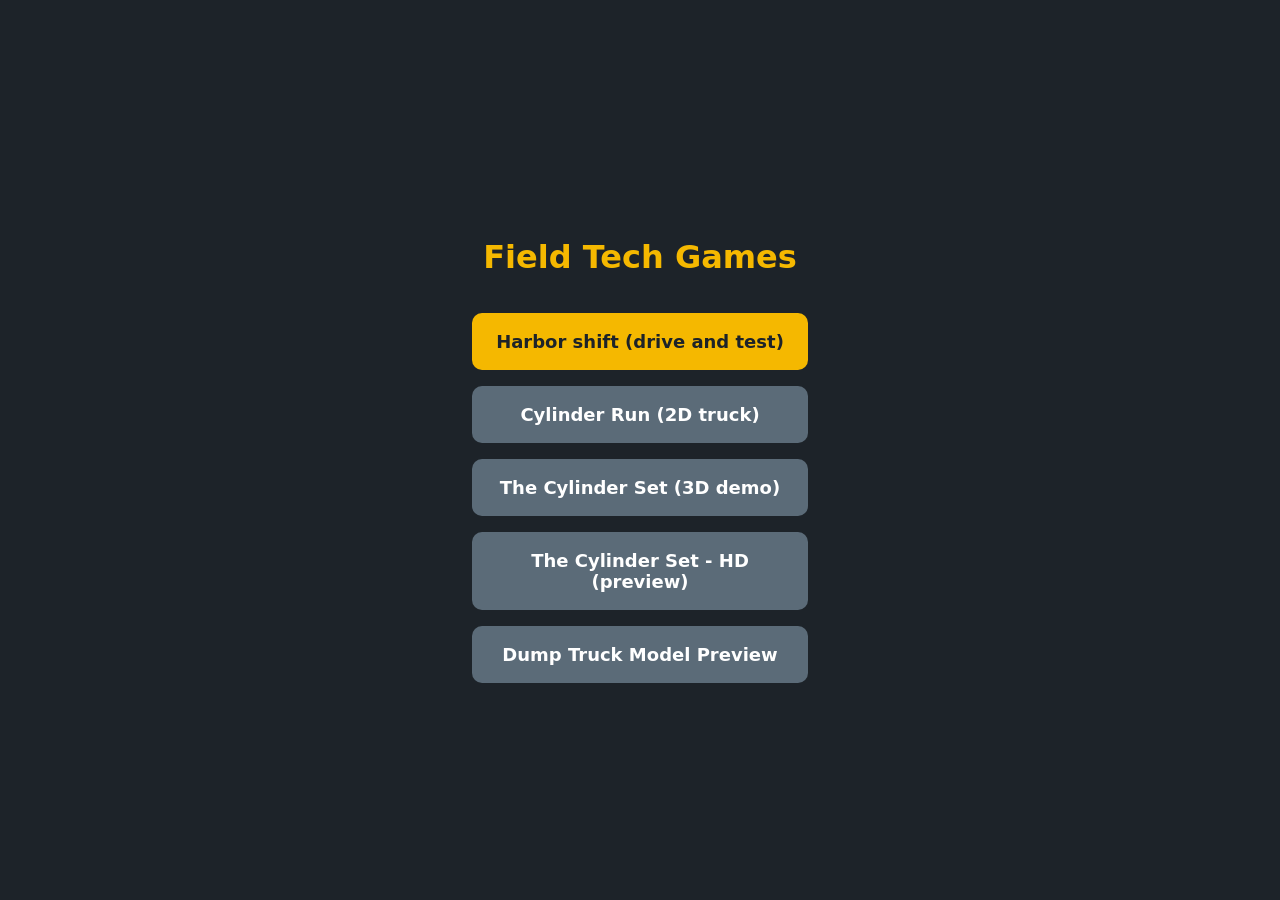
<file: index.html>
<!doctype html><html><head><meta charset="utf-8"><meta name="viewport" content="width=device-width,initial-scale=1"><title>Field Tech Games</title>
<style>body{margin:0;font-family:system-ui,sans-serif;background:#1d2329;color:#eee;display:flex;flex-direction:column;align-items:center;justify-content:center;min-height:100vh;gap:16px}h1{color:#f5b800}a{display:block;width:300px;padding:18px;text-align:center;background:#f5b800;color:#1d2329;font-weight:700;text-decoration:none;border-radius:10px;font-size:18px}a.alt{background:#5b6b78;color:#fff}</style></head>
<body><h1>Field Tech Games</h1><a href="shift/">Harbor shift (drive and test)</a><a class="alt" href="truck/">Cylinder Run (2D truck)</a><a class="alt" href="cylinders/">The Cylinder Set (3D demo)</a><a class="alt" href="hd/">The Cylinder Set - HD (preview)</a><a class="alt" href="preview/">Dump Truck Model Preview</a></body></html>
</file>
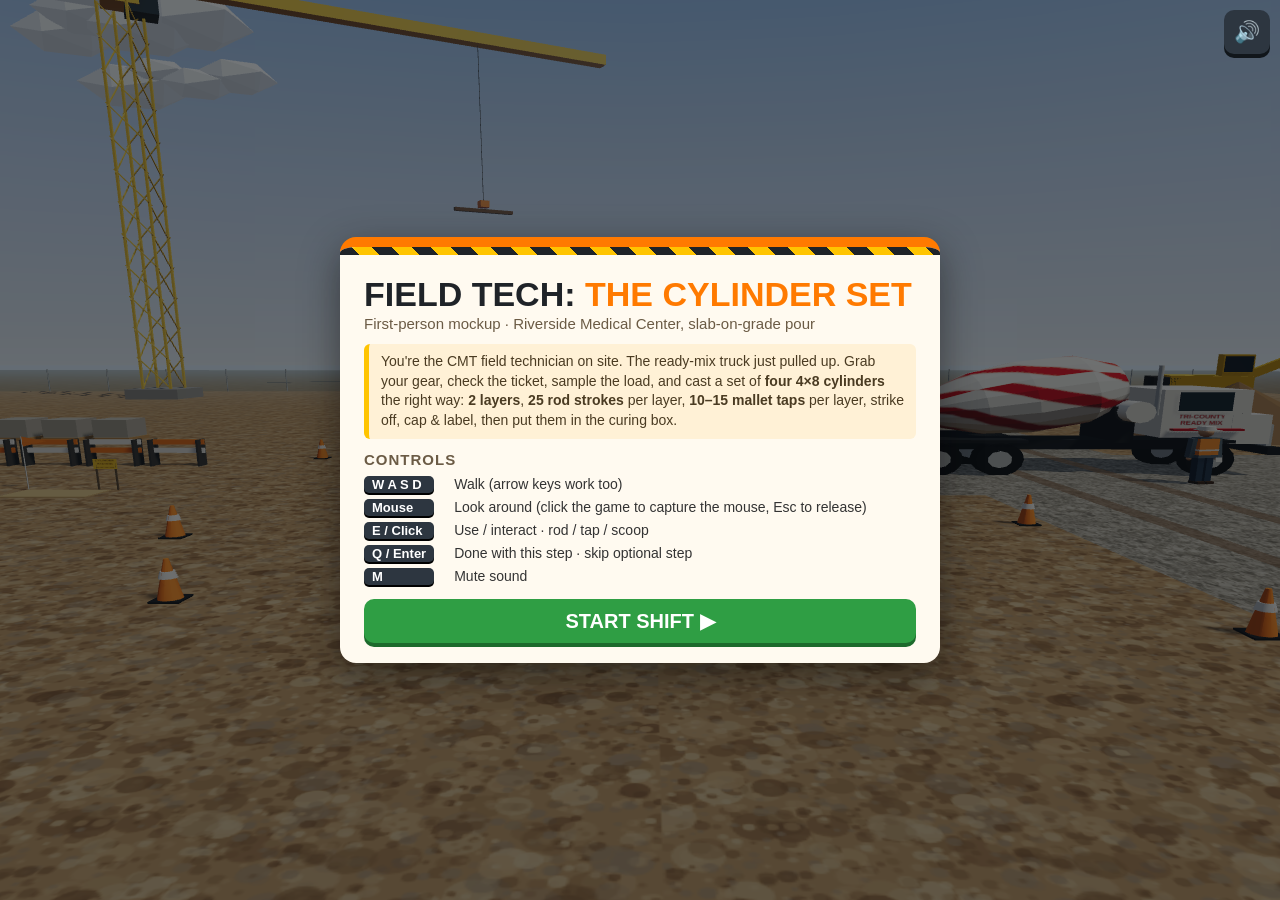
<file: cylinders/index.html>
<!DOCTYPE html><html lang="en"><head><meta charset="utf-8"><meta name="viewport" content="width=device-width,initial-scale=1,maximum-scale=1,user-scalable=no,viewport-fit=cover"><title>Field Tech: The Cylinder Set (3D mockup)</title><style>:root{--orange:#ff7a00;--yellow:#ffc400;--dark:#1f2328;--panel:rgba(18,22,28,.74);--paper:#fffaf0}*{box-sizing:border-box;-webkit-tap-highlight-color:transparent}html,body{margin:0;height:100%;overflow:hidden;background:#9fc4e4;font-family:Trebuchet MS,Segoe UI,Arial,sans-serif;user-select:none;-webkit-user-select:none;touch-action:none}canvas#c{position:fixed;inset:0;width:100%;height:100%;display:block}.hidden{display:none!important}button{font-family:inherit}.panel{background:var(--panel);color:#fff;border-radius:10px;padding:8px 12px;border-bottom:3px solid var(--orange)}#tasks{position:fixed;top:10px;left:10px;z-index:5;pointer-events:auto;max-width:330px;font-size:14px}#tasks .ttl{font-size:11px;letter-spacing:1.5px;color:var(--yellow);font-weight:700;display:flex;justify-content:space-between;cursor:pointer}#tasks ul{list-style:none;margin:6px 0 0;padding:0}#tasks li{padding:3px 0 3px 24px;position:relative;color:#c9ced4;line-height:1.25}#tasks li:before{content:"\2610";position:absolute;left:2px;top:2px;color:#8a939c}#tasks li.cur{color:#fff;font-weight:700}#tasks li.cur:before{content:"\25b6";color:var(--yellow)}#tasks li.done{color:#8fd694;text-decoration:line-through;text-decoration-color:#8fd69480}#tasks li.done:before{content:"\2714";color:#5fd06a}#tasks li.skip{color:#e0a96b}#tasks li.skip:before{content:"\2013";color:#e0a96b}#tasks.collapsed ul{display:none}#clock{position:fixed;top:10px;right:66px;z-index:5;text-align:right;min-width:150px}#clock .lbl{font-size:11px;letter-spacing:1.5px;color:var(--yellow);font-weight:700}#clock .val{font-size:20px;font-weight:700;font-variant-numeric:tabular-nums}#sampleAge{font-size:13px;margin-top:2px;font-variant-numeric:tabular-nums}#sampleAge.warn{color:#ffb36b}#sampleAge.bad{color:#ff6a5a}#btnMute{position:fixed;top:10px;right:10px;z-index:30;width:46px;height:44px;padding:0;font-size:21px}#cross{position:fixed;left:50%;top:50%;width:6px;height:6px;margin:-3px 0 0 -3px;border-radius:50%;background:#fff;box-shadow:0 0 0 2px #00000080;z-index:4;pointer-events:none}#prompt{position:fixed;left:50%;bottom:13%;transform:translate(-50%);z-index:5;pointer-events:none;text-align:center;display:flex;flex-direction:column;gap:6px;align-items:center}.pr{background:var(--panel);color:#fff;padding:8px 16px;border-radius:10px;font-size:19px;font-weight:700;white-space:nowrap;border-bottom:3px solid var(--orange)}.pr.altp{font-size:15px;border-bottom-color:#7a8691;font-weight:400}kbd{background:#ffc400;color:#1f2328;border-radius:5px;padding:1px 8px;font-family:inherit;font-size:15px;font-weight:700;box-shadow:0 2px #8a6a00;margin-right:6px}.pr.altp kbd{background:#d6dbe0;box-shadow:0 2px #6b7178}#objective{position:fixed;left:50%;top:10px;transform:translate(-50%);z-index:5;pointer-events:none;font-size:15px;font-weight:700;white-space:nowrap}#objective .d{color:var(--yellow);margin-left:8px}#work{position:fixed;right:12px;top:50%;transform:translateY(-50%);z-index:5;width:250px;pointer-events:none}#work .lbl{font-size:11px;letter-spacing:1.5px;color:var(--yellow);font-weight:700}#work .big{font-size:52px;font-weight:900;line-height:1;font-variant-numeric:tabular-nums;margin:4px 0}#work .big small{font-size:20px;color:#aab3bb}#work .big.ok{color:#6fe07a}#work .big.over{color:#ff6a5a}#work .tip{font-size:13px;color:#d7dde2;line-height:1.3}#workMolds{display:flex;gap:6px;margin:8px 0}.wm{flex:1;height:30px;border-radius:4px;background:#2a3038;border:2px solid #4b545e;position:relative;overflow:hidden;font-size:11px;text-align:center;line-height:26px;color:#fff;font-weight:700}.wm i{position:absolute;left:0;right:0;bottom:0;background:#8f8d88}.wm span{position:relative}.wm.cur{border-color:var(--yellow)}.wm.done{border-color:#5fd06a}#bar{position:fixed;left:50%;bottom:28%;transform:translate(-50%);width:320px;z-index:5;pointer-events:none}#bar .lbl{font-size:12px;letter-spacing:1px;color:var(--yellow);font-weight:700;margin-bottom:4px;display:flex;justify-content:space-between}#bar .track{height:16px;background:#333;border-radius:8px;overflow:hidden;position:relative;border:1px solid #000}#bar .fill{height:100%;width:0;background:linear-gradient(90deg,#9a9893,#c8c6c0)}#bar .zone{position:absolute;top:0;bottom:0;background:#5fd06a59;border-left:2px solid #5fd06a;border-right:2px solid #5fd06a}#toast{position:fixed;top:24%;left:50%;transform:translate(-50%);z-index:6;pointer-events:none;text-align:center;width:92%}.toastMsg{font-size:26px;font-weight:900;color:#fff;text-shadow:0 3px 0 #000,0 0 12px rgba(0,0,0,.6);animation:pop .25s ease-out;margin:4px 0}.toastMsg.bad{color:#ff6a5a}.toastMsg.good{color:#ffd23a}.toastMsg.info{font-size:18px;font-weight:700}@keyframes pop{0%{transform:scale(.6);opacity:0}to{transform:scale(1);opacity:1}}.btn{pointer-events:auto;cursor:pointer;border:none;border-radius:10px;background:var(--orange);color:#fff;font-weight:700;font-size:17px;padding:10px 18px;box-shadow:0 4px #b04f00}.btn:active{transform:translateY(3px);box-shadow:0 1px #b04f00}.btn.alt{background:#2d3640;box-shadow:0 4px #11161b}.btn.green{background:#2f9e44;box-shadow:0 4px #1d6a2c}.btn.red{background:#d6362b;box-shadow:0 4px #8a1d15}.overlay{position:fixed;inset:0;z-index:10;display:flex;align-items:center;justify-content:center;background:#0f141a8c;padding:12px}.card{background:var(--paper);border-radius:16px;max-width:600px;width:100%;padding:20px 24px;box-shadow:0 12px 40px #00000073;border-top:10px solid var(--orange);position:relative;max-height:100%;overflow-y:auto}.card:before{content:"";position:absolute;left:0;right:0;top:0;height:8px;background:repeating-linear-gradient(45deg,#1f2328 0 14px,var(--yellow) 14px 28px)}.card h1{margin:10px 0 2px;font-size:34px;line-height:1.05;color:var(--dark)}.card h1 span{color:var(--orange)}.card .sub{color:#6b5b45;margin-bottom:12px;font-size:15px}.card h3{margin:12px 0 6px;font-size:15px;color:#6b5b45;letter-spacing:1px;text-transform:uppercase}.controls{display:grid;grid-template-columns:auto 1fr;gap:6px 14px;font-size:14px;color:#333;margin:8px 0 14px}.controls kbd{background:#2d3640;color:#fff;box-shadow:0 2px #000;font-size:13px}.goal{background:#fff1d6;border-left:5px solid var(--yellow);padding:8px 12px;border-radius:6px;font-size:14px;color:#4a3b22;margin-bottom:12px;line-height:1.4}.ticket{background:#fdfcf6;font-family:Courier New,monospace;color:#222;max-width:420px;width:100%;padding:16px 18px;border-radius:4px;box-shadow:0 10px 30px #00000080;background-image:repeating-linear-gradient(#fdfcf6 0 23px,#e8eef6 23px 24px);transform:rotate(-1deg);max-height:100%;overflow-y:auto}.ticket h2{margin:0;font-size:20px;text-align:center;letter-spacing:2px}.ticket .co{text-align:center;font-size:12px;margin-bottom:8px}.ticket table{width:100%;font-size:14px;border-collapse:collapse}.ticket td{padding:2px 0}.ticket td:last-child{text-align:right;font-weight:700}.ticket .hl{background:#fff3a8}.ticket .q{font-family:Trebuchet MS,Arial,sans-serif;font-size:14px;margin:12px 0 8px;color:#333}.ticket .row{display:flex;gap:8px;flex-wrap:wrap}.ticket .btn{font-size:15px;flex:1}.grade{font-size:64px;font-weight:900;color:var(--orange);line-height:1}.stats{display:grid;grid-template-columns:1fr auto;gap:4px 12px;font-size:15px;margin:8px 0}.stats b{text-align:right;font-variant-numeric:tabular-nums}.fb{margin:4px 0;padding:0 0 0 20px;font-size:14px;line-height:1.4}.fb li.good{color:#1d6a2c}.fb li.bad{color:#a8261d}#touch{position:fixed;inset:0;z-index:4;pointer-events:none}#joy{position:absolute;left:18px;bottom:18px;width:150px;height:150px;border-radius:50%;background:#ffffff24;border:2px solid rgba(255,255,255,.35);pointer-events:auto;touch-action:none}#knob{position:absolute;left:50%;top:50%;width:64px;height:64px;margin:-32px 0 0 -32px;border-radius:50%;background:#ffc400cc;border:2px solid #fff}#tAct{position:absolute;right:20px;bottom:26px;width:96px;height:96px;border-radius:50%;font-size:16px;padding:0;pointer-events:auto;touch-action:none;line-height:1.1}#tAlt{position:absolute;right:126px;bottom:30px;min-width:86px;height:56px;border-radius:28px;font-size:14px;padding:0 12px;pointer-events:auto;touch-action:none}#tLook{position:absolute;right:20px;bottom:136px;font-size:12px;color:#fffc;text-shadow:0 1px 2px #000}#lockHint{position:fixed;left:50%;top:56%;transform:translate(-50%);z-index:5;pointer-events:none;color:#fff;font-size:14px;text-shadow:0 1px 3px #000}@media(max-width:700px),(max-height:500px){#tasks{font-size:12px;max-width:230px;padding:6px 9px}#tasks li{padding:2px 0 2px 20px}#clock{min-width:0;padding:6px 9px}#clock .val{font-size:16px}#sampleAge{font-size:11px}#objective{top:auto;bottom:calc(100% - 50px);font-size:12px;display:none}#work{width:190px;right:8px;top:64px;transform:none;padding:6px 10px}#work .big{font-size:38px}#work .tip{font-size:11px}.pr{font-size:15px}.pr.altp{font-size:12px}#prompt{bottom:auto;top:62%}.card{padding:14px 16px}.card h1{font-size:24px}#bar{width:240px;bottom:auto;top:40%}.toastMsg{font-size:20px}}@media(orientation:portrait)and (max-width:600px){#tasks{max-width:46%}#clock{right:62px}#work{inset:auto auto 150px 8px;width:200px}#rotHint{display:block!important}}#rotHint{display:none;position:fixed;left:50%;top:62px;transform:translate(-50%);z-index:5;font-size:12px;color:#fff;background:#00000073;padding:3px 10px;border-radius:8px;pointer-events:none;white-space:nowrap}body.touch #prompt kbd,body.touch #cross{display:none}body.touch.walk #cross{display:block}</style></head><body><canvas id="c"></canvas><div id="cross" class="hidden"></div><div id="tasks" class="panel hidden"><div class="ttl"><span>JOB: CYLINDER SET · TICKET 48213</span><span id="tasksTog">▾</span></div><ul id="taskList"></ul></div><div id="clock" class="panel hidden"><div class="lbl">SITE TIME</div><div class="val" id="clockVal">2:14 PM</div><div id="sampleAge"></div></div><div id="objective" class="panel hidden"></div><div id="prompt"></div><div id="work" class="panel hidden"></div><div id="bar" class="panel hidden"><div class="lbl"><span id="barLbl">LOAD DISCHARGED</span><span id="barVal">0%</span></div><div class="track"><div class="zone" id="barZone"></div><div class="fill" id="barFill"></div></div></div><div id="toast"></div><div id="rotHint">↻ Turn your phone sideways for the best view</div><div id="lockHint" class="hidden">Click to look around (mouse look)</div><button class="btn alt" id="btnMute" title="Mute (M)">🔊</button><div id="touch" class="hidden"><div id="joy"><div id="knob"></div></div><div id="tLook">drag right side to look</div><button class="btn alt hidden" id="tAlt">Done</button><button class="btn" id="tAct">USE</button></div><div class="overlay" id="ovTitle"><div class="card"><h1>FIELD TECH: <span>THE CYLINDER SET</span></h1><div class="sub">First-person mockup · Riverside Medical Center, slab-on-grade pour</div><div class="goal">You're the CMT field technician on site. The ready-mix truck just pulled up. Grab your gear, check the ticket, sample the load, and cast a set of <b>four 4×8 cylinders</b> the right way: <b>2 layers</b>, <b>25 rod strokes</b> per layer, <b>10–15 mallet taps</b> per layer, strike off, cap &amp; label, then put them in the curing box.</div><h3>Controls</h3><div class="controls" id="ctlDesk"><kbd>W A S D</kbd><span>Walk (arrow keys work too)</span><kbd>Mouse</kbd><span>Look around (click the game to capture the mouse, Esc to release)</span><kbd>E / Click</kbd><span>Use / interact · rod / tap / scoop</span><kbd>Q / Enter</kbd><span>Done with this step · skip optional step</span><kbd>M</kbd><span>Mute sound</span></div><div class="controls hidden" id="ctlTouch"><kbd>Left stick</kbd><span>Walk</span><kbd>Drag right side</kbd><span>Look around</span><kbd>USE button</kbd><span>Interact · rod / tap / scoop (or tap the screen while working)</span><kbd>Done button</kbd><span>Finish a step · skip optional step</span></div><button class="btn green" id="btnStart" style="width:100%;font-size:20px">START SHIFT ▶</button></div></div><div class="overlay hidden" id="ovTicket"><div class="ticket"><h2>DELIVERY TICKET</h2><div class="co">TRI-COUNTY READY MIX · Plant 3 · Truck 27</div><table><tr><td>Ticket No.</td><td>48213</td></tr><tr><td>Project</td><td>Riverside Med. Ctr</td></tr><tr><td>Placement</td><td>SOG Area B</td></tr><tr class="hl"><td>Mix ID</td><td>4000-S-34A</td></tr><tr><td>Design strength</td><td>4,000 psi @ 28 d</td></tr><tr><td>Agg / Air</td><td>3/4" stone · 6% ±1.5</td></tr><tr><td>Slump spec</td><td>4" ±1"</td></tr><tr><td>This load / total</td><td>10.0 / 40.0 CY</td></tr><tr class="hl"><td>Time batched</td><td>1:47 PM</td></tr><tr><td>Arrived on site</td><td>2:09 PM</td></tr><tr><td>Water added on site</td><td>0 gal</td></tr></table><div class="q">It's <b id="tkNow">2:14 PM</b>. Spec says discharge within 90 minutes of batching. Accept the load and sample it?</div><div class="row"><button class="btn green" id="tkAccept">✔ Accept &amp; sample</button><button class="btn red" id="tkReject">✖ Reject load</button></div></div></div><div class="overlay hidden" id="ovResult"><div class="card"><div style="display:flex;align-items:center;gap:18px"><div class="grade" id="rGrade">A</div><div><h1 style="margin:6px 0 0">SET <span>COMPLETE</span></h1><div class="sub" id="rSub"></div></div></div><div class="stats" id="rStats"></div><h3>Feedback</h3><ul class="fb" id="rFb"></ul><button class="btn green" id="btnAgain" style="width:100%;margin-top:10px">CAST ANOTHER SET ↻</button></div></div><script>/* Field Tech: The Cylinder Set. Game + three.js r160 (MIT, (c) three.js authors), gzip+base64, unpacked in-browser */(function(){var D="H4sIAAAAAAACA+T9e3vbOJIoDv/d/SkUb29WpCCZ1NWWjORxHCfxjOOkY+fS7fVx0xIksUORapKyZSd6P/v7FO4AKdlJZ3bnnN9k2gKBQqFwB+qGatXBT75cB2nldIo9lEfYR1dT3BxA1NkQ++gswU30IsYtlITYQ58J9tER4RAZRIUZ9hGJcBPFEW6hMMJtdDjFHfQ6xL7noZsp9j0fncFPE2UR9r0WSuGnjfanuOl56B38+OgAfproLfy00IcAN702egk/HXQMkV10BD899Bx+dtB7+NlFJ1Pc9D30Bn589AJ+mugZ/LTQHfy00Weo3qsp9tGHKW6i1yluoZdT3EYfgdJPU9xFf01xD+0n2EO/AdzvAJdCBX+Bz3/A5z+nuIXeJbiN/oRsv05xl7bD/hC3PA8FGW55Pkrgp4k+BrjltdAn+GmjX1Lc8rooyrBPWugyhqbx0V8B/DbR7wR+WyiAZvHaFOmUpnVoeEHhuyhfwG+Pxh1nEN6h4YA29S4ikO57KKa/PjpI4LeJ3g3ht4VigPPbKKS/HXQEOPwuOqDpPfSW/[base64]/rro0kAv010FOFm2/PQc/rro/f0l03IkyFukRa6CWE8+mi4wC2YX1P666O3MLoXC+yjUYy3ttAhwVtZOrnaQp9jFqpHYUyCdAsdJ3hrFGbzKLitz1tb6B+p/i3BDlO8JcIjie0mxVspGfa83S10luKteWuLkvcixL3ujsdIjXDH30WjBe74TTSGnxaaw08bvRnijt9BM/jqogn89NAl/Oyg5YLmewNDwGuzqfIiwlstz6uQbAv9BtOm1UF3MW6SFtpPYYXxURTiYRRk2ZdgNDq8JnF+HGY5iUlazRFxvuTTMGtcRjwuwxhfJ+Go4j1+XLWTvqycQUTySoytlEF8nl/oOen3+YWDINAI4xFZvhlXiYMxrvuPH9PY+SKbVomzmgZZCVnhuLqOMicl+SKNH/lriGHJFSjkkaLJouQRULJKySy5Jt9VPC08sws/zy8G4biayYKdLwCX4kwre5A+Yu2QNbJ5FA5JNUW+s1rBKAvy4ZTSU80fTEVcpKKR384JJSXWSMkbeZBOSE7heQXiRkZJ8JzBOEmrjFoPJThrRCSe5NNBupcM0lrNyc7Ti8YwiCJKFMqdgcQXL6JotVqhFwSfb3neFtryfPjThD8t+NOGPx3404U/PfizA3924U8Af67gzxD+jOAPgT/jLbTlAz4f8PmAzwd8PuDzAZ8P+HzA5wM+H/D5gM8HfD7g8wGfD/[base64]/DtAL4dwLcD+HYA3w7g2wF8O4BvB/DtAL4dwLcL+HYB3y7g2wV8u4BvF/DtAr5dwLcL+HYB3y7g2wV8u4BvF/[base64]/DrIp423R9v+jod+D7C/423zqMF4EQ/zMIkrn7Mq2yBCBp4G8SiZVR233dxt73Z7zd3OVw/lmxLJpsR4QyLfJ6svyHn4uNnpXNQg9OTJjv7hd/WvZpt9bdW3ICaXabnMJpJoVr/ztdsWAFZm8rjb+uo3d2gysfMTo2iicr8g57EK6dTGRpZYZnEaeXKc3JD0IMhI1VnJxv+FVENEd3t+YqBtNQuW1RyxYBhXCQodLc/1AvKIHNXwP/Na7vxnrgCWgYm06teJ44Y14mpAz6JqqHA8Dus+nIy8x4/DRxh7GoWBgmPUzZObapNRN46SJK3SYJRMqqHDhtfxSVMn+DRjBGc3YT6cVvPGMImzPF0M8yR1vgyDjFReREmQt5r7aRrc9nlh4YAmvQ/jQsq2GkQKyO9aQN1Op6Wl71jJzQ5PPCoUIHsh3G767V57p9Vt91Ddd2QGqzAtQ6vZ65qwO+tA/SYDHJFxsIjyfj5Nk5tKTG4qh2mapNWto/g6iMJRZZjM5klM4rwCZ6rGlrNSrfsr+cGty6ZrsohH1VCbrc7aljYy0EZ31rW6AdrsdJyNPSABZR9s7gABT7tgY/sLSL/[base64]/[base64]/4rS+sAGUWdEz5JqwgjT/D2ClVx+hOY/TEX7/6jj1oyouNHTjl0SNgaW1YEq+CUQMtRfYECaNyNDSlDItKEEjYtl6KhSWVodFSDDxnye8kTcqx5ekiHpZi01IEtphMgpwUENWN9Z1/igmd5MVVAhZYvkzkjdvVME2yrAzqti6hlivW46d/VQtwbNkVoOzwIMaHceDP/krz6oZczmoWxNMgz4P4uCx/[base64]/TLmrsYDBKUoRQlKEARmtq3Mn4Ikrcycd7B5z7y6D/[base64]/xZkIWF+Q31eJEmM95hB0m0mLGzIfIcRDYk+w6KNyQ3HXkpVRBtrVXKz8DQrIS1RJtVhLYJrTAi57usYWitIcG7cDZfHUQ8LX9IMiHgWs1T8vA8tAxnVZKgzoGqizNM1Edq9X/[base64]/dta5kIulzB653MEvYb5f/+vy3zX97/LfJfzv8d+dCXQ9JTtJZGAdxzrn3udV9BOfQ/jHOocUznEMbpziH3khwDu0f4BxaPMI569ocemOIc639iZu4wzpxA3daj93UHdZiN3CjWuam7rSeuYkbrcL4mqT/GjLQAg/dpB64UzTGgRvVh26K5njqpvXEjdASE3dRi91xLXPncExb6sc0OU09ZP1jKgQT7G8v5ZyGgbZwJwjoxNXMndaHbuzQiOYFrgZuDNVlES06WhBQj6tDl9QzN2IpHZo3rQcuYRHdCzyngd4FrsZuVJ+KlJ0LXE1cAs1KI+h5IQ3ibJ6AjIC1JlozmHLMFxv/[base64]/TNdJpqNpJRCfOaBp2UO0KYmFFmUnE/[base64]/rNf9Qf4Ee4N6PYemD8/ziyeYiaNEi4um95X47F2qyTdHyXABRTeGKQlycsgIOTmtbk3zfN7f3r65uWnctBpJOtn2d3d3t5fTfBZtoVCTdt4upDz9XVrdGgbxdZBtycEaNrL8NiINrs6Ht66iZPh5C4VUpHQX4S8rVdWDDIgLK2FcuYu+fq3eRefhBdxVoP2SiDRuApDeOg7N/DnibVV16LBu7DSb7W7TRw2/1+u0dpCHGl6r5e+2fdTY7XZ3vA6L83veTrOHGl6v2drttVFj1/c6/u6ug15ZKP1Gs9neBcXHOg+1kYfqDa/d9DrdXeSzUM9nsf5ut9XrQqi30211fUjf3Wn2Wh0H/TPDX84/xxf9L3SRGpO0f5iieRrOgjQkWf8mRXnyjoxJSuIh6Yf4SYhgoJhRK3R+SHQcI7IZBww92L1O3718dpYcU+3JqlOCWQAykLMEMlSdFTr/R7qW5rOS8gxe+6uotCgD5nMEpRwna2t19tBafVfZa+q9Qq8XdCyckrx6/jlG/0gvHJQS/IXEwVVERv1HHrq8SdLPYTw5SKIkPZ0HQ9L/HCMq3LQTrFtqMecKZaX5QqqT+Oj1ojENYHo4tuDtj/dxtpjPkzQnI5G/MgQElQwwoMrWL1/C1VbjD2ewpmwcrhBvhr6YjEKnQihE8mpjjB/5X7/mGGPy9euj/OvXR8SRMna2DP8TdDIbWp+hDOLIRcPoD7FEZFU2p2lvfSy0qE6Q2YicZEgorxfcJ1GefCfOdVidFXTxWzk+FTKJ6p/ZeXjRkEOYZjgTg7sEPsQYj+Knh2mf5RQTYaUtjlmmZ9hreG2v3Xkaug2v12vt7rZ2vJ2+VFgJ3cZuu7cDmgw73VrD6zT9VrMH2vjNRltfvQMLqdfyW97OU1AVaOw2+37D63RchRY12n6323XqEE9X4WchOki5unMGZ5lhZULy50EevH93zDVqt//PKMiD/nbYyEmWV/NGlg6dr1+BJ5WMK6/OXh8f0G2Db0BPthZbjmKEpEM6rgjcePJKGDNubllGh+B8QKKMfHkW6rrRz8y9yUHPwgZVMsA5+4UIpkSAcx7gY/lZ2KBS8zgny7wKeqjOwCDiaBZMCFT3adyYL3L5yU5ZTj9ujNLghkbzg5coU5TkIIKfhUJQT1jqk6bX3vn6lXAY+vm0auyDW2ev3h0eNijq93kYZQ3V8H1GV4UPZzKq5Enlz/mkMk7SypykcEeAClRSEmRJnG0hIKORJ6LjtkLIv/[base64]/UsG8/Eux8DlmrrfLkH6dvTrSbn1w95VTKMd7K8jSMJ1uwED8iIDKiLZSdS5KU9YdavwswfNZ8gY++jEaLNOpvba0QN/Cgw53bdbB2o3YSEEVHUCPM2B0qc5wvKT6/0OcGCpQtRbIX0PmRnScXjTCD8X9GlvkiJU9TZhHzOqiyRKDUcfpmtOPw8YQhAqb2Io1wKtfrr1+rJZXEsYNifft+re+0GxfG8O8sjOF3LozhmoXx6UGqbSvV0OmHtGuesqnIugIOblUW7/C5GZpzU2yvCMrnKPRbcSMOZmTVL93geG/B3IQjKOxkGUlDKnqt8ESYfV9W7F54BTNwHAsBWYUscxKPskpk6y2GjeeHL/bfH59dHr3ef3mIiBbzev/t26OTlyjGlzHK4E+KFzFK8HGGAryMUYSDEE21HPsnR6dvzt69efsbGuJR7HzJFnOSihkaZpzSb5jwV+snPDQXGNUxng5bSeBK8Ba2XhY7C+ezYJ4Bi4R9B/N5GE+45mNjOA3imESYCwJv0mB+imP1cYYzkW/yIoxykuJUII55RMIigjjMkjxN5rdcNtegx4scB7zucU7SOIhesFiYzSwBBgPm4WQ8zsCsidxUnlMeNq9GSuYkkPG+YFY1hgSwlsBzhpqo2Ixe9fYXecJWQSn6ZAn8vs+iJmDKFeTkNW86AarxDvej+TTAj3xezyic/ybBFvE8GH7ej8JJDJMNtxGfbUO1dj7ltwx59Rr2qwdZYaiLQVFpkHiYjOBKNw2yyhUhcSUl8ygYklHl6raiYaIbkI0cY3wTPj0k/[base64]/Qk8oWvY/12o8tOGVt8pdpCvO2TVMY1GMFbK2SdQmFe9uVERXSB6usLk6wpg+fTr6/PSsQnX1+fk4iNy/75hsXoArFxzYHKV7MLxIYxBypfrC6QGNN9c4GD+c5z2qvBBWKztK9NXWTOzX7JBGaNLSctUmOsbw1AJJeOvrmqILnc9M2VCKkFpW+tNohOhb6aHciaYf2yiYjs6dUvnYfImkr9shm3Epdrfpz7TG655qCcMfwO8oQa6KvZZgIhdoUoGeTsEgGiEyYjF/qSmsn6FzbUOczWigumoffeX+sG7XxsPsJ4fyhnFmWpmSxxbWVzQKq5BzO4sXziO8JaRI4dbjYSZf2cGxDo2s6NpaNbs1zGAmrPe+r1fT3tr6AvVS8tFP/ZBDs9/2luqkc3lg6o7W0ueEVrd8tqcFtSgzO9BszmwUB0W6wBhfqGGtxqNTD0uBu3UIPbzQXr1jtslIOPiMYt9utMqX/THb9qXvL104a1hjv0wCZOmuqE8687mGJ8SJ7ehP2TIa2BLDp3vvzrCs210zBczWPz/kdPoXosvwPi/aEeq+552KeGx8/JJrs4BCfrDPvl9nHtUvs4FriT1zGcrbWYuyuxmLvbZDF3U2Yxd6Ms5kBr5B6rOYOyb7WjA+pE5h9hWfe7nXinJX60E29+tE0ejW32eclGbKvPi/y3st/jBBstJug1Wup/ytKPjwo+Jr7B7g96WuaDq4w8OT7NGzd9/1uNAxt3NQ0hhG++3WiQIlEo/qYhIatijRjVrBGLsO8yM+S1FV+svt9ugti4q2uNVleN9i2miRSJQvE3zRVZo9XNRqvLRvtGY8bGnatV0FUV/GYjR4pJ4eFdqM5e7Y2miWyScK3lG1AmXWesmDBjxYSZJCagR5vVknO/eeGmor0SZraYgLItwOxymJaEucMJaOQCTJfB+B4HakugG5yAei8A9TiQz4E6AuibrTUzku8vw2wf7JdAE/PXRQD3Da4kx8ttusriKG/cMGmabuMEJ6QblyYJTv2eT+rtp3z1wb5oC09U2HP6VTW8tok2uLaJNrS2idKhNygVynxKsZRSxRUxI10XfYojUEkb4ohplkegQDbGEeimzXHENMsj0Kuf4AiU1GY4At2zEYB41M2UPHAO62Nnr+H5jx/LqEV9Ykct6zMaRa8EKm8N8hpZaxMrZlmbWTHT2rw2qrcg1lljfMGaaECEUxbaQZe4Oq35znYTneLqnIUOcHXEQmeYkrPdRvuYkrHdRu8xLX67LXrx8snp48eXTw6eXkJlnlbZ8arR83q+1+3t+CjVPpx+NdbGxCWYAJ1tAy9/fzt2+qdPDp6eCjQaigx7NppMQ3MKipln22BD8H47c/oHpSgMkmBopRqKA0Cxv52iDL/fFhwpqnhLh4oYYNBm11q26qy+dFz6t0b72KV/a9Vxfei49K8zsC3crqHbYShUr7Hgni8xRbJ9LcY4xSM+7zBFJT5vsJprvOuhv5wfbencuLPS7lDeuHMMImTaDYjJf7iFtCRBpJWRINJ0Ev7nLKsNEht3OiTfpe6cEoIbNzrkjThu/Q9baxvEF6BKCS9A3fxfbfktWkBLscaXlnLzA63FRcEqwSpXJdz8WPtyUbKWYhWtpdz8K2zSBQVaikWBlnLz3XbsjTv+KU+edbFQPNDKvcYPinDq5yfFvHHzbVbtEgc75Qs07PL/XRbvmzD+HWt4K+LOjrj5bnv5/z2jbbhXwbrMB4KjXbBgEeYD4l9i4s1vi7AR1GHXcmP91girPpyJv8cgHL7uxNcdfN2Ir5vvNBYHYqkNhqSRWmF8vyE5M+gQ04+ZdIjZ94OMzGkDT4DnRBzVtBPgM0kz9L9lCC5XSiPy5u+bjOsfd/rHzWqF/[base64]/[base64]/cN79we3sZg5mq5YuQZw96EFLV2zPGfi5DgEn6TlHuFXsXWrvWP4N5di52wxNZVWPLxI2+1QsephXgcl+hxc9w+k+0x9FSNTWAH2T49xdirGu01zPRnc64uS8SOxZf0fraylbJ+J7YuloiBpfkdqKiWKzGauop+ufaQv1pRYeY/gx9W+dbz/6tqfh2X6uxbQlxeP8WTlpW7lKLOSykovZSS0ksQ4gpLGTj0v4iCvNxKPz7Pah7zPZLVuPeRDA7KCxpoAZ84PU8AZk4DPvCKIdAEbjEEWpRBHFD3EF/gLOyBLx1+YJ6Ks/[base64]/FnY2C6U7cKRR396G4KZjxMvULheJmE4q1Khb3rx1rkQpW6AOl7pdLUY4oRZRRLnm/1ETvl5rs/VITvl/eSKnoegq5W5XDRcT2YVA7ki6aLpfU++rlLQg4gSYQb14m6QhUAKVHDBTJyYymOKjGIIMY4qCaQWCBg2oKgTGOWNIcRyxpiSOaNOAKEwlTmNj69NvvW31RzbELo3/qzl1VXfha1CFlKas9ha/aGFJk9SEO4ObuUtMA2frt0/fir5fgrxXw//7pNwt/vQR/7bvp//23T9+J/2H0//b7pwe0z0PxF+n/9PtD2ueh/WvQL5RjygyW1NLdrzSMce9QTbcFXDzJqBLElUX8OU5u4god6qBCk0iNH6Kb6t03raQYWheEkO2m7vIwNm8KbGa7mT635Red3fLrRjmlEafn+whaIwrXReAx84aUMWdHKfNllDAnSAHzcRRh6lpuynwfDZmrpAWmDubAD1stqC1gGx8/4YvJHDc62t48rvnS6QFuNDvbc3lWqw7rkePOZe2raX2qvu9wNalnjjuXFrLxk+Dx4/jJQpTDFRCYrkEtrgf1hSqKItcKazQ7elFZLVGpd7ia1qbOtioqWFdKUI+NUoBkvUoG3luj1DtcjWpDUUop9kU9rgcadmgAHTujUtWC4ZP4aWmGwup9Y+R9HOaGio/YDkBQQpyaL62X98zzIJP6K1lBY+k80b7unKdis8N1tWPdajvZndD6uLzBsVD7uFzKWJDryO3tTtv2AFyDp/pUjN3uEqMk+KZMe5cYiOCbcu1dKQOmSJEtntAd+PJ20JVeZH1/IVXNIy/3vOtwN1pnyU2QjrKCeFThpg+W2X7kODtVikB9RLat5SPjspLMudcdp/AypVznWR43/[base64]/[base64]/fYQ8Qul+aUvdLU+x+acrdLx8seL8sSN4vC6L3y4Ls/dIWvm+qGjXaNEsV9XVWMl/hnGAjFGrbJSV9uVckf2nI5C8NofylIZW/BLH80X1mReUmRa3NJkWKCaW4RcY7wthQj1pv/PM9Nj//QlOff6E1z7+v3c7/rInO99nmfKcFznda3fwwW5sfaFzzneY032lC88MMZ/6OpczfsY6ReTfXwjVr4Zq1cFU/goUNZzubaGiKZl3yITK5dfAODYWxuGsPw2Fm+oZHyKSlzzoDn5QZ+KTsNTJ4EUBw6m5xygx7Umb8A67/RdodTplBT8qMflJqGKS10San6BbxJp/im02Y9FcX/O1qymyIUmZDlHIbohRsiByr6lVZ97aqA4A2Lxw3kcYMshV4TXc5VEtBAdtNtEeXl+txsLYEW9n9+7D60fdkGrfg679xRw1/btAUN91q4mb1wI3hUN90q4FL6qmbwYG+6VbZOzPErjKpRe60llDx21DUMK5F7rAW0OvkQlQoq0Xuopa6w3rC74areZqA9siG7mxL1yUfkzQaHVG/dsSxQTgiydF1Vov4YcjtnOtK0IjQnBg8D1OW+QdNmbY19PUpow2WwpTRh0iRVfdNzxc27rbVOvmtxnH/M9Y2/0MWNf+WVjP/ZrYw/69ZufxrbVn+9SYr/1OGKX/f/OQb7U3+jpHJjzAr+aGGJP/P2I38TxiIlD+tSSNlyZzHbkbqXHLGJGc8cuANw1oNHPJbyiC/sx/UpQzsQL2nl9RjwRe/w4zFnRhHmDexuIcpUbIasYMyBrcSPkl2NpOSAd9/22TwCk6k1bexo8p/GwWxvsefBpo+cqNIJld3XVxVTwPgB4yjksMSS15XfNPVRHuO8/+5Nz3l2Q6Gq/XAZy1zsx/1yKe9ftDZIcTUp/MpScNhEK15KUqmHyQJlbU20mAULjKUN+bTENS1pyQPiugEOJvUmsSVvU/p5oU5o6lymPsjfd7Slcy2zLX1NUThB7dRGI821UaDKNaH1gSJZ1HXgJcuUq7+8qa4xMhFydVf6Sw+T/g2yULrDrDuoE/gKig5lnDjE4UQuNeVIOcPJRkj0QAQryciz5GbhRil5YC+BphtAmw65Ue4JSaFRspKaJeIrJ1HEx1ob9O5bWdV/jDkA/O3HEuNr7gXXWo8mUuNIXN5Z45DMAgqy59qlncq99XftFj8ITaKP8Aq8V9lh/ivMDvkONUFXIjkqgZsvQEO+4VkTsRKWVvTENH59dx1m/ZYjwvTH8Z9ccWQ7P6/YfsIHvrZG1tH6AN77ek6Rh/Kdf8pWNXf9hD/DySQLLIOMfKPIw0DniXa67qzMBbczVmwxETIXqxrfhhLwbaAZRHWYihfGeRQn8nhbA4aN9L1PRMMia1/QPbiAanhFn9UbTkP4tGz27dJGOfVedwwJoVj9IoosjBWH1A4VXDkZdc2FF02D0qJoLmyb694aeEwV0tLOaCuU/fjkbDFE2fbeSx6wz6eNTrmUNZ6kh7sYrtDc6cB0hBrU2YWXkwp2rfGhqorMiqj8vwgv9SKdggWCIeg9rogp6mAgSsGQfBWBe8wTBSJUQAFSwkULOHyKqBWYVZaAOTdU2VxM0iKR0XfatF3KvqOSuFoH9tVl6U9zbUrQz9v6LIkjkfWomwwQBFs9DywAF1Uw/HKlcNZWQO32NqMGagalnHtxOPSLLO6Ndm5mVRK5WZyOjP3GsZkGDeUeK5uIZF5TFTWKM8bzLc7ZfhyocMjHz3y1V1tQpIZydNbqqKo3EKzh0DYwzlq9dia80PilrztgPZ0qr9h3gizI/7Kxeg1ycBO6ZHnmO+GpHz9Es+GQCaApfie0m33A7yopA6lCZrHTn/NogbmOmgeb2J2o9Il0qEPWVXyxhXwm8J48ixZKgeHVSMeC1tMWHxn80VOnqnEqoP+FPdbPROoscalWOLNWGITC8TfW7sFFZ78mTkrds8BB/VhNEpJLJfwFHsoUc+2pHvJILWXcD6GsvP0ApmCElAdzYMwzqzJ8gg4MOaa0Vg+UcsJdQ1sLh6NW5VOv/VVhH6rdCoTZwVDI5XMk+Ue85nPDqhsCVOL3pLr99OyBeStgLzVIG81yDsBeScg7zRIutK9DdJgRnJisrDpu/FVxZSidDnbVUWPHo8Um4qSpQMa8UgxrihVOqARDyrAOUh/hrnZXo+qednyzgJWd5Ws9yxgdZu9AQg4s/sUQfRiXli7KfudDyruXh3mO8zpEn6GeGIAOojdml0R0EqSnCTuHlAOZM5mbCyfeE+r9JkI/u2qZqHnHCsemsbpl+WAlLIcrINl9C0tsKbgbhXcLYpLEqCVocg1SaV52GCR0Xd2oXcK7s5AcOdqXdYvzQNJpXnowENkD7RJ6YkoiHOw5NC/tb45S8OASe2V73S5f6tHjbnBsThRXGUO+jUr3c8h6S40khoBjf1sxV7R2FdW7JDG/jPWYz+H6C500J9G5KsQfQ4dNDHy34XoVSi8Y557qP5PaNt/xvSZ6vqf8PEn/5iEjTvIfYsoDINdoj/5x5/wQWEY7JKmU+AlT79Ff/IPioYCecLK9NFVUCXoDohEr0L0a+Z8/Vol+NwXr1CL3wtUBHWePvL71Tw1udL/[base64]/v/rzl5epcUn7hP+Jjh6uDRPx9g5KbyPp7TJFjCFlEtLhqiWOUEQ9Tf4WOYnzO2EUP/nuB5jFnMf2Z0cCHGN2FPOqzCLwSgX9KaBGYiKSrjAd+FYE85YFLDqOeGLwK2KPNzL7cPFfLV+Nbg3QPw9Eat5wvl6HGBApRyjYKeDxx6UqRyGUIYhMQ2+pRtxB1Z0TdOVTVCcRIl6FDLWJEeAiukFhYui6G1aAuQxGaoqGj9BHYt/MkkHvuSjxrT1/5O1yIlj0UTXMoGHtn4Xp2HiK4rvx4sBVZMuz4o3KcZ8cX2TVsO+NpKcfMgcrYV5buBss/IOpSJ/lM/[base64]/55NVyQvLXARNhvolB41havKzbMUURJcw+OcbX3XvuXfjYMjo4NG9CRgPxq8hhZmtvrOt+MaLUgkRAqlqN9ZkGB96BVT9De/8wQ9l2bFBbw5lhpVE4ytpn0MLY0E0S6eTq6+NCniZE1TkL0V5kpWakFLPzOvWrh4F1FywOuIamsqSGWZGjeJhZqzQdAofyVb/7oGECArQ4kpWcrKxqa0TC+YpXGVuLxzeKLlbouTgk3Yjtnogj0a8i6UwkxSJpX8T8GWw8GzDpHmwydV9I9ZI0nChJ3kgIRNcdDBi4OT9kJlOwV7alGtn5VzmWXEWIC1X53VahdQoTw0QMC1SUJJ/3CzdGu2xHLckCdcGYNSXDIMs3VpAqjAPVz2Ol8JpkJMvpQJT7D9SKlKwqvGwuMyBSv0trGuVFwnta0iL972ileBNTYI0u1OlfClRl12P50eB5vL6em+pH9vjiwhu4bNvtV5/[base64]/Vq5ABFvI5ri+on6KqyDLgWerfnmcP15dPq1aueuKmNNsYL554T+tpX17Y1J0uRfXIQWkZbqcPtQe0nrBXX5vXyFYtkK/T8c1kiHZJWCW+pXXEasLkZN84kxYOyh4/5pvrTVCEJykaO2iuTuni7A4LoLUyGMcBcyF8Xj7GM5HwPHbqsRtTbV1LTgEDOnuSiiMffRSRiUfVwpbWM5hJcT0B/[base64]/[base64]/MWWGYjEWPTrcTlC6mQHBV7NSBoQisNQ6cy3DnePUr4V86YFrocKqA6g153uuiPM1L/Lq3pYRZTCLUxyaoJntToPXXzKHhSK0ElkqoaURukC5rnUkLFHuK371ECC62I6wQZDo8NG5d4FzNDpvX2CCRuc7FzhGI1CIxxn8XuAUjc47FzhBo/PdCxxAZAvcEo/OwaUvGp13wSXxCMxc8QJ+2+ACenTeAgfQo/[base64]/C7KwYChSbiIBdmegdr0+1YfnVtamNjWl1dJi5exsLBHYrDEFBrA9Ats1phoBFm1gJ8w0IUqrJPydPqSrwJP89ofwAVYm6SZA3cok2QRYYmUip4ObqQlBw3xK0HDrApwNiRnhpmpO0DCfFTTcY6B8UriJmhY0LCcG+/IZNIxUj49Sj49Qj08FX/WbaFvD8GRdI9t2iLolVKA7wxXepLmjrynWnHmJ6z539KX5W0vpZgyb2oikGGPqQ5pRA9f+IZqDmzW0xOCsYYIDdzGgbR25Q9aS1Fs6bagpa/[base64]/I1lwvTYYhr6zug7MzcLlKOzhWJ362aYpcerzOLLghhK5xHC/RmuU9TegaYZDPHQvBbEKItpbAGBZDSCjg3453yaxWBLDq9X9wE7Cz6oABqtQ4XW7SSLUR46KKNHR9DXy6Bvw5SGdi4wFI0y6N4cVPoy6N0wpaFdmgqhJk29Qxl0bpjSEPQuEPswf650xxqSb3LmqvJYnly1BM1AXdt9ifpIrS0kYYfEgJ0BI3bEm/Lz1JCdGxfsWDhmp745P2At2VFywk6KM34OHPEj1zU7Xl6y0+MpPxke8BPfGYYOQPsYWh+9x9D06DXOaKk38HuBPmNofPQRQ8ujMIfY1gU6xtD+6ARD46NPmLY8+gV+2xfod5xBsX/hDIr9FWL9CxTTzB35/gd4x8GJe1YL3Jta5B7Xpu7vCHzl4MTdrwXu51rkntSm7l8oZdvE+1rgfqxF7qfa1P0VUfdLOHFf1wI3zGuR+0tt6sY5xMOLIGe1hXtTG7vHtTlF24HI/drC/Vwbuye1OUW7C5Hvawv3Y23sfqrNGVr6osjr2gLQjt1fanOGlq4mZ7WJe1Obuce1EUUL+6O7X5u4n2sz96Q2omhhFC7d97WJ+7E2cz/VRgwvXdtf1yaAd+b+UhsxvK0LfO2e1S7dm9qpe1w7oHh7ELlfu3Q/107dk9oBw+tD7Pvapfuxdup+qh0wvB2IfV27BLyn7i+1A8C7xh9ayQFGP52BNzRYZ9nvDv/1myLAfzv8d1fEt3hAAHZFgkDpC5wCsicSBE6fIWU+RMCGYBbGQZyb/qSVWTDOYezGOIexm+Ecxm6Kczp2E/iF6ZQzd/45c+ef06E7xPk5fdYoh6E7hlj6plFOhy5Y5bZgPuUwdGcQ68N8yvWRu3SrtdSN3EU9c+GFmtQN3HEtdqfuuJa5gTsHtxLu3KlN3GqNQLBOaGLqJu4YnEy4c/DK7A7BL7M7dGozCgi4CM0PgItaTAEBOzhgngLgyK2Cb2Z3WAe8ixqhRQPGRR3AgQzAyFQx+NtmpQ2oOLC0sXK62kJj5uwmT1g75XSdhdaFPzy+C1/dC9aw8IfHg907jGfWDfQvT+nBZ++C9wH9y1N8VjgtnV4T6URRymzqOnrvXpkrd6RPq3QZY0dzWhp17EBx51Sdn6fzVMLThExbOo2/Z/D5bPA12eBrsbHXNsZel429Hht6O2zo7VpDz2dDz2+ysQeNNOMNwgcfuoZ3odxpfeLSYyEdVoE7c+f1hRu5I3gUyR2hS7yE9PqQwi4BqpYAVG0IUPWEQp3ioTuh6Qt3Cudcd15P3Ik7rw/dwB2B4zd3hA7g+ORGdYCN6ks61ABqXAOoGZya3Rk6w8S9rsXuZS1zT2upewB3lbP1blHW/2Mczn3sb5+pR6I8uhKy8VmFuqd1aIe0PnEzd16Lad0WbuaO6jHUzaHAzQtcDThY5KY1AJ7WY9ooAQDTecKBWxe4Cm2Y1gOOP6Nu0KGdAVjMZwrcvsCXNNC5wNUhLQJaPK0tKSShPTKkRRBFT/cCV5e0iIRngSIAGLzsAfFE0dO7wCALdNP6kBI/[base64]/mW18mtj4mSF2VqNRtWHpc+FODKeHCnxqMd5euQmxDdOFPDYaoC39qMP5cuhKxndKFPzUYMi78qdHx4NK/g4I+iRRRM/UKh157zrimn7YwlyzCFjs2p1wun3O6GEs2l9wtn8trNXgOTThsbHHB9PvXJ8s9ETBRNFft1GZ5sJ5LTFCdYY95aevK+e17yiEUseJB07I2l/P795VTVouN5dCxpl1ZdKcYhmcgYAvWY6rvvaQuRm+p3v0dmoIjLTTEqRsUCJq6SS1GU/Z4BJq6EZyPkAcxNYgZukEtRkP64ERC49nTE0MKmSA4HkW1uLQG3IXOGsaq1rMitAbNlASp+dBhcZjEKKXj0UcJRZmVCRP4HX/9OQWemwJfNQl7vCNgj3fQpzzAU2taS9EQJ7UEXpWrgUYPvLYxp/o8oNWzQBPK45hRBtIIWEfoGkfuFF1SBskpZRIdYLg8n2G4JO/jWK1k9LZd9evVSW3kOO4Bu2BX57VT9gFb5rJ+yT4o04Peyqvz+qnjnrFLOGQf0+xn7N5dndWu2UeP5dgBLLVLWHXpZb06q1+zD98T+ScOj/FZng0HNZTpDJcReVAjM550ld5u6S0WKmfwrSUEXB7goAaV0SACBbFzQSvCKqDxtPkDxNpFZQ/4KCmuU33sJb9Hg3sgdmcG10DsfjzTdHgcLo/1t1OqrZBQ9QQ5k2axrBjdiKZIj/ELMc1CDGxbQyOmU4jpFmJgk1sYMbuFGLqxLZSUxHp9bQbPzYMXXJBn4ATkGDhQ8+4tSbM5iFuviSl/[base64]/QvQQojo9PJUt7xJ82kySYP5NBw+uF982Su+7BOft92Y9Q5dyWjPwGqGJlqvLDHtFLq+1ZvADzc7Qqx9dV+kPaD1jXp8Y/M3XbMDPN4B9bHRA02X94HH+6A+L+2ECe+EenkveLwTfFuX4V7hq7DDApusbM/vDrJaDXQ9yXl2Adow59mFsh2XdmwFr2QCTYy9QQxoYukBQ0z1GG7ncY1cGN4viq7JNG2ywuUc3JVRNid3VhYztgN1VRYzVgN9xiVmbARSEzJxCAupOISFXBzCQjIOYSEbh7CQjtOypHycfkkJOf2SYmv6JQXX9EuJruFLScpXK/RB2ErOmPb/nKCbhabH7znoTHz7yKeHBJElFOYBmbAceBkJJB+ld7CX8X0vsaAMh43nhy/23x+fXb559/zwnbQwpALLhz4SzoQx2f9bjybTStloaCRFxZIlOtYED3tEGWtZvulBZd7O//JHlRll6x9WvtRfVr7Un1Y2UajXkL/r8VVE9JZCsXx7OdPlIikTQiRMCBEwIUTEhA9TJnwYMuHDgskcxkzmMGcyB/G4Mik+rsx9DgZwffmFVAPuSla94Bk4e41d9j/1JKH26ll9iObqHSg9ATTatPc4taQxmqosnrP2XWZFWv0XUh0WaBsWabvVywnWkBahqaLMyFFfoHQdacaTzkarjQuUje+hrL5Y32oGbV45/aC1WP4a9K3VaosCbYt7enS8ttWM/vTWk7/mIek7s9WiAmXR/WNtql4hs7ut9K1YazQ4a96gvrNaLSnQltzbauWkBWtngT5zbtVY2/R8Nd2x1MvV1mJy/xPWxFkVl3pMUPwtD1rrAnyDr/AyamwU9huOJCzaX0YUlSiD88bs9bFcN4y+3gF6YFA7uWdxyI/2y0FwnTQo0Wj8GIGA+0e8Fih0N/Qtdaw7Ci28GOjpLwYa7wU2mcBIU1ytGhvQeevC+Z9+QJBvef+G7/Oxtl4NXsbmsY/pgw3AQcVRWmJoKl2YZp+xz44yelTV39vLv3rOkydPvBWJg6uIGABfMQPgaftRZGCs+6s8mUysTP9HZBqFWQHjY/z/E4WKdBurt8qJbsVZVZlz+gP6/h64dqBEjUohRSEMdoX2wQLsUyRO3aE4a7+Xh/hMnM1vhH+Pd/wYjw4WAvyvSJ7s6Un/t0ie/H34/[base64]/IQyRezIj8Yq2br1DKV/+HZSAr9Jek+mFZ4hWioqyHQWcrNEtGJPoQkhu2IfX5SGAjfoVi7QU2Pe2XfLWSDo4gUcwRLYp62yyJ31/kyXvqaVUbDq/3z94dfbrcf3/25vL92+f7Z4cFVJvyfXzz7vj5xtwnhIwynv0Rf6A9Cm5JyscXv8hch1l4FWn+d4IsP50Go+RG5krJkITXxIodp4ssX8wOFlFERjJ7SuIRSd/QDYtHBXE4o4MgUxMjI+nzIA/wl9UqiZ+RcZJy9LBJJPH+OCepHsFA3lHkGoiKsC1qSpufH3yY11txmNIbrmHqvBlJGrudzn4+FRiMGrb8yAFj0il7uk7fO1WusoJhb9LPWNYTiDaG0jcPbRxSd3tNbp6OHnmFrOpVwjV57StvAYPZEDYWfkNf0SVDyH11Vwovw/I62j0gtROrL0P5YBTDyabVdyPWO8nCXXhS16jGX/S8yaJ+2wj5mwb5+0bI3ymkdDJT0mCfImX6bw9Es2a8qmJMU08BnyLbUwBxbM82hVrb5PxlEvnbffC/mfC/3wfPGiFKhkF0ltDetXOUuLim+yDKLRM7a/l0Vjfwc5YcJyUvtTwU63vdQF3H3hA6Vbb2s64xkEkXP/0sVQZswveYdgoZbKbqxnr9RKmR2XSJw9RBAJsn9+MeZsfhZJo/fR83OLE3GcpScchx+iohS9FNJhPQw5aK9zG1yYfWsm15LOrUVC1BsXm6qhZ3xHvIIFVJJwvKe+OyzCe+EgEQ7A3Ing2hXjUALDK18KaBCPPL4dOquOgTXUojzpSArF9J6FdlGMT/lVeuSIWekCtBVgkq9HAJ70iHeUaicWMLaR6PmGN1gQtcZrFh8Uh5JWcRDXbCpluMOMAyfW/9ANuYL7IpgxmF2TzIh9PDa/Aq8nbhOP2H1yNOcmBPhNzhO1BvQatarCRl93ULk8wUukXKaTgi1TOx1TOaKEnWmL7W/Wasu0V7hHHdhzv4+pN+I5tH4ZBUCRVpWI11vHCkEx6giPoSpJhMdSY+gwWFWp+JJpGsjNUwAv0Ma1dgUI1Gw6DNWcGrXMPpg5eu+9cqVBhXsnE2olUnGwGtoy9ZNPlcFh7S1rxTwH0QgoSDDahnt0eF9V9LlPdAegVkfoFF2kkwIw/KCvdCO7O6YMLuy123necXGGOiq30OtCEsRCdyKIlhvJfRofxFs68XMOfxRWNdsdTgXr3QwEtNVorOzMyB4J7KjmGcVHCnwma+VMWwiLzvpQB4FaCxvkDlQgOoot2p29c+cIN94E4mi1h//l5fiIVMO/zD7obeLcC1syhAPl/2A3AfLOiKKHEbjy9vRDzQljUdfVEvnNkRc7tpppNpPieeBrfUa5jzBY5i9K1oWrw2MMiagcFGNrFHM4Ghq+GSeD+w66fu8lDcSDE8UsKIHvyoolVxkoL9eEgyZk9maBnwZZloax0o/pFGWUZnZV4q9ftn45vvjZvv8p5Rljz0fsONt7oB/9evuSMYz3zf4+5uCiPL3i24yqoOUmpcVrIJ6DV27mVlgPD0e4YCf7YGRsSgmq5htYCE5OvXnP46jx+njbLWXq2K09D2IMQHEAxrLnaJH6n3XdYXDqkPWT0exNf43+pCVhVDJ/Ghm8gX7gD7PL0YBBvbKVh7MFitVnnyj9M3J9qkxmJz/PoV+LnJGM7mW1mehvFkC8X4y2pAYOTjL/zVo5Bk/S8rNIMpGgYR/cjJMl+kLCGcBRMWyqbBnIc+k4jkSUw/FOcLvuJkRGFWKG7MSB6MKAMMlhLgdrYbXcSY4Gzz3EITEjMZSV9ynhusUlsrsTt/WQ0451rysBFnV0vGteJnP8J4awvsYxl3W8Y7BdYfa9+qyQ6UPp8NfqAEtdiEAlpfzimc5DiK4WxyEiWcxWD0nQKH8RE39zW4jjaQ5Gl/Jrd88Ar2o1BgfcKwSK6kCYQk31TjoVKRCpLMYH25FzI4yLiYc2RzLbqcNSzrXUiRVbfezqLQTDRhxG+hjL2gxecdBBE4iWIwrzWSzTg+vKRIhSfSl0LVNmgl4CKsxONIwp/BvahAthYLRM9JyvrqhdH1bMEpTUNZI0tScd7k77yqCJQ1Rmlw8w6kG0JVSUUgGCcZSa/JyIAwIxEfsWEU5vytvEsVgbJGQLVaeQr7QBl7oEtgZB+NWTCvBvhJ9ctVsjyKwzykB65RP2iYEegqWb4OYxZPPYupwQNJwVIkBcZwo578TMSFOA71jvrtkwDC8TH7Yk7uVSL3KixLWjkOHfrLl/x5uAM12i7taAbJHmyz4LRIBnUEt3ALSMWhTL5Hp1WIQ5akaPA6zkmBOraxnbGlXZZsxDbkdsJG9JXxnow+OcwU/[base64]/[base64]/OzVMKkAr+OhrqDpDrA3iDYK2VsBcAfslnMBncruNDmAWMhO7L71VnaIMIQLpeRUchHCdFNNxTEeXAxMHLI9lVxKHLYoCSi0xJjvoFTq0RvU/BrBRHi5gCGIfDNbg9gHJLIAQ8GIok+/MD9cWKUD/[base64]/jToYnsXhLwXiWR7iHeuI9zWx9DH9bcwfvOH3NrYijkfUsSG+poZ/u+tmkBDxMo5O4QO+7wKaXu32eMFfHE+rRkX+cUIeO/ONdAPveiUoZig9IgWcawPUIdRO90L2jGC+MSffKY+xvL8BkEkziA3fouGMEhpLuEJw0Ou54YGT36/P6Ei3RXDaD9S6Z6CFL2ldsqTfU7TzlnT7y+2/gJWRgOb2Bp455YFl7Qx+O9rUmf//B9iIsy0pTwekpU/wXXrobDIlTmQZZ5YqQuJIS2FdGlTypFEGP4Co5T7gLCqex5dBxLlhwBQibOI30zYDf1GLVqAEmGlEDzFu27rbCuAKX1agBFjdo60ZF3GDe206/SvX4+Qj34Axjv8+Qojf05eRiSgIpt2UpAaTA44iyqmH2Ik3i/EUwDONJYURMinPhpDh3JzGfvCf8WZjM2fOUdZzZWoH5HNGV8QxRY8gfdndK3i3cj0dH8Ui40yuOXIEZVFAM5DmoPhj4c7CCNYrYz/[base64]/XLo9kK34Z13ZuZYcPetcp7xFrJtPxWypoh8ZDnK9XrEWzqrXsfTBN/BkLD5Up4+BzCJjL4GJonj9hBn4yoFKIOrJNHLB58+BjSlfaAni8+yQ/2tgNsydM9dZogYlUdvLXwcV2CocD3lp5KPskP9qYU4Fvs4aGFj2cGh8qL+tCdDtiTUt7jxxHNMtRISHC0XY3qQ9Ac4MQUdqePIUqcwbFFIn9jYy5IPA7g7v9JfkCp7Dgyh+esTBJ55gl1ixy51O/HhLUPzbLUSAzwdLs6rS83kfgpRPyxrxkeusv63F0AyhlFuaizpprXgR6B9pfI7FX6XlF1UR862/C3Vp3Xl44sMyuW+UskyhyBA41ZbVIbyxNxgifuCAUYHPjd07LllSkz/wuMFzAC+jrGlRF3ReOG5guL8ODFsyH+EsDd7QpMRvxOb7fZ2mmhIM7DvxbkZhrmpO932+12q9dBwV+LoN/tdFosOAvSMCb9ndbOTqfbRsHdImUo2n6vg65IOIG8vr/b7HroKsz+ghK6vZ7XbLfRVRQMP/c9+I1BmBZEsyQe0fSm1+4gSk+zwwLXYRKRvL/rdTpNr4mu0uQm7vveTrPdbLXR1SKNbm+SZNT3253dbrPlo2EwIjlF0W12u53mDhpOgzRPySJjBLc6TTScJkNY7Ujfb/V2dts9Dw2TNIiAiHa72WvCZzyOkhuSMlydXX93x6fRWRh9ptR2Wjs7aJiGsyyJ+3673Wz5noeGt0HMm2oUpJ9Z67Z26QdNa3V6zRb9nCTRiMQpkN/0dpu7HGqSBrd93/f9Xc/v8RhC4n6z0/U88W1BfJ4Gn8O+32y3Ws0OQwNcsDgP+ru+t9ttsxKTKLwmDFuns9vb3WWgSQqSQ1r7Xqfp8bjhNBz1fc9re57fpHEpGVF0Ha9NvzPad32/0/J22j7Ll5GAFbDb9nd3fVYAVYGnTdHutdqtdk/[base64]/jU6fBPsYo0mz6MbB47X6TziPR3u91md6fFI2UrtXZ7O96ugFVLx4630+vteiJ+DhxFlqPb9jttHq8Winav12x5Ap4tFmxMe+2e32uhWTiK1cDqttu7fhPNwjgfpiSYwQ7W9Hc6HpqFWX6bJpnYxCBrMhyCUwYe09xFcXAd/JnINaG7093pQORt32/uoCQaRcEQUrrtVqcDEeE1oXOy1euyr1EaXPV7Xnun19pFaknutGB1Yd+U/G6vudtqt5Fo23bL70DXz4OIaEtFp9vp+S2PRdNm8j2v2dnZYVGqnXy/09zd7XZptNZM7daO3/RaaB7Mg9vgZhrO2cT1ej00J8FwOl+Mx7SuvW6vheYkXcB60d3Z3fWRmBtd32t10DxazGCPbra7rR6aJzcjvsj6Puysvof4kIBR1mt1UUquyHAY8Nhud7e3s+MjXn3f7+54KE2yW34eaLY6vY6/i9LkNmDzod3c6cI2kQWjUUQY2K7f7Pk7PSTnaNvv7uw0URbEI4Gp67WaO902UoPR63itZg8isimJ6BGh1+62dlAWkjgO+r7X8bq93R7Kwugalrxmt9WEVcOY3y0fqYHc3e15XpfHsMne6jV3222kzXMRE/OJ3NltecgY9J2210NqCWh3m97ujodyWP5aMFnggwRRv9Xc2e3SC1Qekb7fbnrtnZ0dlCezIE/oqt/zdjtImznNjr/T6SK+wfqdbsv3drroZkqCnJ7sWlAjtQH2mn6HfWaz5LM4/O10kLYSdXe7Hv8Ww9Fvd7xee4VIiL9M+x7K+h6K+t4KBakZoWRpR0E1RMaD1dRxI6nB+xnkCdzGSZ2G9/zt7tOwVs3roeN2XdKHmObTvE/2mtstLaXa3G7VidMPV8DJ/5yXPfZdZI9xpQ9lSMxdwDUmInAlAorBpvPa+GOiQowfY1NlIcP5gL77KrRL1NPxmdPnCqEZxlvxYnZF0i3prvcVWVoQXGVUvSt3mt9GpJpx/QUR++7lM8vsQfDd1AsEhh2PEC9MlJwhl7w6IAMEjofaU+fMy8w4SqBJhQQRV/MnT/zu42an42zDuZ/jhOgdK/YKV3MVRbWcPibp5zCe0DY6nQdDduUXXL6VXi+U4ZQ0buwMa2tFRKHxxqIyVdSr0+N7iqLa1dcL+hYXIvgXQt0Lw4NkEI5ZmD0yK8jhTcxJoao2XDE83sONztPYrfo14vTjGqnHLkEJbrpxPR3w/EdBNUEpymvAhxNVE5GC6ygj6pRbJzhcD6s1G06is+VUhZevvqSapgqVB76IkgDEP3v+48dlfDNaTr+yH82nQYVaIsQkzsEUb6uW17YqN2EUgalhOImTlIwaWw61j2NvEOPt/1P975ua89/V6vn/+W/nwnX+29lukCUZgoYXazXqrcxn3sqa0gVZwl2QpZOrrb4IBVv9cFxN8fb/+e/Mrf73qOb8d+aiNeHq0z7/dP+78ZRHOk9/4eUHjnyEswrvpChfPzA+5VvUMK5pOx3FeRVeQ0G+57Dhvg6m+QCYlgbDbK+MWv2nUZfi14+pG1yPS+oG0etgmg+AaWkwxHCkNc0i3pnTLLI7U6uJXbf/XBP33c0A64I++s/9C2e71eXVEJHNC1YJI7J1YdVskx8uPnnec/9aQ/isUA8iMHuclXzEC2bKf/9H9Xy//iKoj/97dFFzfrEnCpsmCU6FGB4s9jDGLftlCOhk1R8NYLjs5yAL87vOtq+PQ5Hmb0hryjRuJIgx7tpFwu6iskIGgN7QJMKD7JQsebPQBpF6i8Alk3paVmEUBTO4hFKszdFIpSsgYyo/G56DnuQxMJEOAnjKRfpfVep7xq4NYruHdyvQ/41OJ7kqx0RIbUpFUlT7Q27sEhjnnAlPM52+e/nsLAHNzrJzQQYvzadys6GfE7nV0M8rRyFjaM6SU7pT28huAwMZ/VTI6KdCRg1/DeLsp9xs2jVbZZbboKaY2yRW5Z7wI49+4EkJlSEWd9BnRBMMwi5M1zaq5gseCJ+RRurCUu0hOOw4LvATu7UC0MQAanZKQK50EE7kKT0PGqRWtzz6v62akJTTyjiNPOHQftdxuLJPvcswscPO2jPVg+rONTRiDHVGGfxMUAo/[base64]/mSryq/fIEz5ItwSUbVlgPfsfWd6d/OH/0/0slV9Zcv2kgmMIadFTIi47LIjEU6f6yS8Vg/jxcUQSCFhOYOTcLGtJYjEjayGoGfqBZL3xvGolTT1siatkjW1CoZjEa0KU0XN2qFrRFjla0RY6WtEQ3PmutXTd5UZOiqJm9gi6viUiqnk7iz1vWV1U6d1PWF1k69qqt1d92zi6mrtZOrtZOr2qn4yp2NQeVXuRF3jJHOS5q3hmHHqLMPxyWylWDnYNETGX1Fo6/qfEvk0RS16j97ALEerBLegm6s92SV8KYT0axHq4S3GY+mRfAByhX29HEpPoJUrJDLgI5QFKSNKdXE4zEZxNAbb8pjIoiJrLOKGOV84dR1aqRX02Itl6pmt6o2/IlOzQtGy7JGhxWCHzZ0sXr5Q+EphuckXVKD464b1+BlRldYgmA4LdO0NkvrybQrDIdmmtZhaTsirUxaKv2epnDam4ivCZWaiq+root9q03OyYVsFOqYVLYL9Uv6YMemqeHXdGK4NYVlep36UqGPJiT/JBWzJiziNxlxxSJ+FxHC0Li4JJJl1bnX42mqOzWd6B9XIFVmmqif88HnvHGy//rwFD8bMt+m4L1zGHI11of6yHwtzD4e7iPz6Jt8ZIoCeORVRKiNGRYuhrJwRHAScuVsbv8Hy4L0K5jMgyFYWvJP9nQjs2IXIAEwM14F2VTG0HJO0yH+EGgRz7Mcv9QjDkFRPkxi/Do081H2iObgR2QvjRdYShMZF5N1mtBjVaksC1/yR2SeT18s4iF+nWoxZyTLJRuUxnxMw1x5aMxyEg/DiEa+BrV3yc7jKRTlSWTEvSNj7BWgyrMHYYRfhEbc76WRb4MssyM5rbxfhlEIMuQJ1TnLdA9KUTg/EupF0CN6DqZpr4ZERr9PYehoGKChzZaZp2QYgjW9BjZPottJEr+h5xeJ0Yh9EcBkEc1jJL2PwzyT/RXmUwKHd3MgniUHyTVJg4mqtvI8FhLe59JtZpIOyWkIylS0+US87YczT2LyOpjPNd+amtdMOX9obYUbdEYODB+PPvsgv+2nH2QCff5BgcknIGTUE+8Rzp8Il+G8wFqtUGAOTjoXYTRa56+TxRwks3kYweV6NVxkeTJ7m8K7NLODYDgl/yT2axlWNnV7opz/D7A+ZcJ1jDK2k/7bwCIol0pp5+QCLjS6YMBgDvwh382hK1i/Is0iK//1yxey+i+qckgXRWCfLmK2co4af1BOSR7GC7JS/i54cdmDi+OFhBnzm1aZ8yVZuU375YtcaVdGqYZggwlIYqfPY/lp5PHjGDyLaN4FhdZUn5OL42/1miEcZpR6xViJg9YXYX7VL/F2oTYMzd+FiJT+LlaD2HZzEd/r5iJe4+YCWokPaBoWLUezDJVPA5YodnJpobWYTGOSZbrJaKyisQklzKZIHkTFXDIam1DiHjUlJDZz0CisUnXIA61iKsKonYrGNphVT5ryrryyZhougRfG1LMwy8JraS3NPw2SRCQ2QSxyRDzsGXEW5rcWShn/CGPfwCtTcHkGUd85GS6iQLYf/zRbj0diE8RuOR6vk6Q3np2My3NZ2IzO1eNKKdS72AAu9HIYh2UdzKOxCSVmEHghHCZBbuaS0diEsnOtGVXFdLwmn43wdTAX81mLMjwBxEYSLgJbFvjrSC4pSk9bV6YOgzdk30zFCXdOXiBBJqwrXwLgdRnNklEhL1WgLc1NU5RhvbhrpOGIZEMSD4nZzVoCtiGLeY/evFub/ejNO1wCX0RyNg2Hn6GJqUeXtfhMMLwZS7EU1S9mpNUnZiIuy1A6CsooKS1ST11ftg6FN6IopSaIwyzJ02RurW4qHltwhYzCg+86BCIdr8lXQKhaw4iz2sBIwyXgpfWdSdyzAsaZwDNbnzsfagjgo4ADIrEOUN7ucOLWKso/7TryaGwClWKkGo4Ko/i0MIpobAIVVg2RYu1uhWhRnUSrS1JSkUTVIiktkEZbpZlx4v69mM1VYfzLKo7HYgOkUCQkaMuh/[base64]/4Wusq+mH3Eo3EOoA1I/i9cnYVxtY5hEdiHcIxSl5zn7AScVkO6TpxHNE3mAtI9BRcgFXZwTd/mMTvYAMuYNATcVkOwVIHj2bG0qPFWE2qpeACaGk3UYYxnR320UJPwQXYkuyKQCvWItJKxaVZyokVBy2LUhGNTSg7l0bg+kNfXjjp5fcf7/KcxIzL/[base64]/FJmVIR11omQCkhMAdOaXI4tdBInWxlhcIY04ZQNZs0ZJaji/nVjXXZlgTiWKAu6gxWopFsmhGOLurjRf6xFmRBOQRRmZmFxFoxTkBLJTFqcBeOUS9geYRCSsdlmC99KMzgFSdsjjE8iHYNqGS3CsWV2sgc0MZ4F4pRK9YokS3lfGbhTkAA+wvhFaOQHCaAN5RSlhIWMvxdy/[base64]/gm7LE5FIrxZZiGwRzkc1S/cKuITzLB7NgyXH8mYbwJGaTj8myi8aKAuv4zxogeuc6NfVx0Y69J7CWQLsWX7u6TiQKAD0h5mI/6eJ2PemXQl4GVEHPSpjtEBVF4KrxmpuDolDvHjJRzzIQ5x4ykvVKi+TlNcWY4MU3oN3diOkjXeBNNHZSUehNNlI/P7/f8VO51U52dZVDTPcrpT8kpOTc+TV2kXISKB+Fc/7KUkXIZtJSSchksU07Kze8yTaXc/C5TWsrN77X6S3lJpH20lE60ZExRqSnXPmz9plyF7dNfrsKFY16ufazRfcoLUUVVqFz/KmhF5dpHuYJUbscU1aVy/atEcyo3Pku0qHLjs+R8Y1ZUvH5jKVghpvkEeifiJiusX9VjOFQ5jTGEM0d/jGUA55FsUKulTnyeXmACr3nxybky7DYsra41Kl15Iaqo4pXrXwVtr1z7KJznc+3D1v/KVbjsqJab3+t1wvKy2LV6YnlJpH0SyVXYOn6AH1gRto8auQqXny9yO2btoSIviSw/SeR2zEaXutpWl2sf3+fIlirWAu8f3s3iC735uiJ/[base64]/+Rvh45rPzeY6CeJ2rCjiifym+4eA4+TRNbuiJFeSwh/qLuJapQb8SQKZKNk0W0Yg+7kvzjNhW3NhyBuKpJDOjHOGGtj1FJix4wpzM6G1ZbpL0tRvNKpZv/tuk7+lCavp+TiyWaNhH3vAF4JK9rMY0Yb4w668+uHVbxHm/7q+Q9uIcfzzpXJhxzBdUTh2GlpbyKonfz6MkGB0EUQQPsYAa8MNXbdBo1gpUF4YyE99C6xs5Qcl2ROCIEOTwwHI8kn4Q2Gu6I3pf8ru7jcr7jL7D/N7MH2c5CcBbQrG5oErvoTELT4LSFs6lHZqOUhkt6W3KLmRfsjxI837OW5+sHPYOsJY/q5blZp2OvVK75MK9iQ0pevtiYdPgmcU51ojLZdAYevzRMXuo5dqHPupy9muOn1yElGWz9ky6iw1CUOxiIr/kqRZ091MTcpDtpYNMvuENlTrPa9kFJvwjrmUXhlE6LZnPeNPbMG0l6oPGKbfgko/XiPbCuOlo74sLqy7aXAOyF9PXxZO03Fcyd8SSpA2rHLkFfvqtSiB9CX9u7XeEFBGt+4m4IRuJuCEbiPi9SgBgCX9u4c+daeZvPPecGy+u/wBi2t9BjFCEZC95/jiKLLzfQBZlK4yTdGY8AfwD6CpF/A2EcZ9LtiWfNhmkt6AJuHPgLmeKDoLZ1HONsVkjxtzT1gvgHuFTcMaucjsOipnPCK0Q27jUQvErsVFspIZvjytqFGjaZJZm2UA+AfKJWTbdLT4V7RCtjL8SO+MGCvgxYEXNFh9Acs3/HqJ/+6FEg92mIvv3B5Hd/B6yf/+xZDd1sj8+iOzW95D98ceS3ZJks03Dmjb25vqQ8tB9U6vmiUJljC+nF195Ci8P/CBKUAZR2fcRJ2OaFzjTyf1Y4gD+X0gxSiEq/VGVkDGtC8yQygO6fdCxD+7iEPtgTzm0KPPoaHD0pQ01zJ4cfxFAfastgeej7TZaOewgS6P77EYF22DVaGTZCX2rU1YD+2QsbMjychsyelx9hPEb+i68OMXKFAfl/Jr5PLUYTUFc5gmRMZug/d6Hce53xXGTeTlkqN5/D6pWswxVTL4RFfWeVY7rORiiTxlXeU7Qc/bQ0nuC/hLPMqUs8UOMzjIROhbX71eClPDBRuzsbCMemf0GU/bn32TKbhazJd5EHpGlzkwTJ6xMWuXOknQ+3V8Tzx4Hzd4ReBziWnHI4E3SubpD68+5agbm5tOyKkG+aYz5XVHc1P1tb1UwHmbvWIxA5cd0wQlxsLSxRLUG2GyPp3pTkJvqC/By9vR92n+eOtQTY18DyNUzK+o0ah0dZWOd5xdAwAYHDQas2MSYLLMMP5dyFrOyjNMgexhVkpcCF/eX0FmcM+QJXyO0A8sv7PIJedqw/Vhc4CkeeXWXQwBa4LnoUY0zIHu5QfEL7o+KZpdvUrhe6UcSWSn59ODAUKYo3qRIQ+PPgEB8oB/iFT62nFITa+u5WMZh+yWvOuqFGnklGsQlN6XUAZsGo1jNtFovNYeax7lYwA1F2mzNXSeza7T+aWXBO50vcvJMpVc3PwNdlouBVHVGwa/y2UZt7E3BGOgzEVZO4E/GgOPrjt5JU/FsFNVPIp/WY/v0IAS/rUfw24MQ/L4ewe/3IKA9FgVs6mtnUo7mjCfL13c2IqPKQOWITrWkTSiiJPm8rz/L8zxoyDj0POAcNz5uy1A9D4x3Nlfs4e+CK7z7hhg80w33aZb7r9BpxGQC7aRr59KG+ytsLNFfYeMW/tyVvSimFgVNRwT8SIDQT8iJ9zL1UCS46YkvBoS/iNtYorRxi9LG3devnikbNlbvLbHGbCFYAWI49rYc6R+wWOUvhd1P6sYW90V6kmCrUb52dUN84bN2ZbX6CW+VYfby2OKaKI8NhHL2/0vnLYuDQWnX9SsFZJWU/LUIU5JVgsosiBdBVBG1qVwly0ZlP4JJTo8F0W0F+OJbM5JNzbdFt+CZq61xEGVkq/FfSDlMNMYJdQBB3+as+9sekn8cxGLhm//nCObOynSiIVmXFt4XZcwl8JFnDiOyZhgRGEZpvA6TlMKVnJWeVo9J4cU065F7lMbwU9IkZDkP4tGzW/ZY1TFx0H3YgiXFFiwfgs3pV+8BeiBlvEjhW7aErM/kcDbPb6vOoBpmJ8FJaUM0ls7XrxuSbzcn3zmOcif97YP/gMWOKrMw3p4Fy8o0uCaVk+CEuU/JGpWzKamo1aEiJy5IZqLwM8yAPClk4wN+tWZr/VJ2Si5fQMQRGiR34b/dGiIq9I3LSEaz/bCVhFGhFhO6XOirhcHOtXKxXY56xo4ftG6AA6ZErRvpXjJIxboRUF2kwVm2DlPwDesGm4joLGPzMY3vXRvYnKQ5YDUoy+H0q4XotSVwRM4qjbUtnW9lGfYGZptwaZpskuM1LH5wQ5gpx5IZM6qlJlZnyelfiyAlI0or1Q/7hoZHEV7buur9dfBHhwNO63RvOJiupzVAUwfBpPwrXFOXqegEOOo8sF6rsoEI9oILnp0+lZw5qGTlM6C/b/FTs1aufwwdLGonwcnfXfXEsnfGrjyZZJep2zYqXPPo2sQXwa9fiVyzNL9OhF/djKjFdYnjKlJUcBCN0a80CuRVxkEYkVGj8hrMIOOJWLtGquZZpcoIr8jFtsKoqSRpZXHtbMkVh681nJcIRwyRhUelWNSER8CoXlzzj0A+rL3dYqoWxuV/i18ktxyunF1ymhUg9BQVxEXOWNsNHNR2xFuVwhNkWSmcqimwfIb6MfwGe4ObvWBwU6s50/ObC84nG8rggPlfZtFj/jvnv0uhzDIRgZkIjDjINUcjVcYvqzfoM/rofFk0lK/ODN24LQeNjajPEDU3oj5C1FKLStCN23TQxIj6DFEzI+ojRI3hicjqApDywIQGlgDNArS6YQ4vQE4aS3fWuK3PGkt3AuLtMHsRxmFOqmHuPH5cHTGW8rjwZO6scVt8BXKO6oDEhg1zB10zRPNC4qSxLCIaI6CoFBF0IF3ERhD+rIU/yvBQwFxD+LMW/ijC7E2OU6zxiQanQr2DWf2c4nOL9xdzgNWFow8u9BmLrIObvc+DWu2GrSMf8en5zQUKc/yRMZjQMf7Il3OR/wSHOfqEw7x2PDjZ+zQ4qeGWc1mNz09q3gWCH5/9NC8YzQd80J3x333++94ehK+rN86XfW2EpGwAvmddsc/GwWcMLTo4YJGfHXRAR8m+3fb79JHUz47jKC5/1UFn7H1msa+/R5/l8DqjOaAvnD3vad3v+4Po/MZtX+CDxhLRIAhTDhq3/KMJH3f8o3WBw3z1L23l17yVHcRCvgxBW4u94QO1YWC8tE0bxKT8mu4I1XGdfReXZWHNyjJoLhUZq79sbeTsSejTllI3KGKE95Lo1Ue0BjguneNYtNHefDCu1ZxYKCuMEfOyyg9PXOQglPv4b8B/I/47Fasq/+XLKd0sHbPg3CgYt1ibLIWf4HHNc9BEffkOmqmvpjPISg84BMFBck3SBKxmypNmDhrqz+omcOhbmC8qpwDDHiJfOKj83fYYyo/WJE0cNF2TNAOEsCgNITsPTEVAdsoSBQ347xYFwIGS8RMUwWyCSWTEz9C0sUTTxi2aNu74MyJmNxC7G9a1K+2QdG2iv75tobu+tXXVMKx5aNhYomHjFg2Nuo1r/[base64]/VLlaa+DuIq2M0RAtnJbXuqBSMG+Pcq7Eq7xZmY/[base64]/hrqoJ/SSTnBR0HTZ5x7Vl0JqP3MJ4EZ5yYeDZznLze53lFhUdHmaSmq8zSeUGSMKHcmYdKvjtSKUrRgKMl8iJzqcXujAvP59eYIhU2oirnE5d/EUNZPA7PNDknXTUDzS3LiwLn5XMiIg8RJtkniZ5AuDs0Z7GMIiiKs/prNbIRGWdIqhTLMZOfB5dDDghmpQ5usBT6Y6HpvK3+ECFIMWPfBNd2aQTJZSlnUfWTRMUN8Zq4i32xoOFGOBzPD1fXAyGfL5ZZDmroT4GKOlDIBGEQaqRbU2IDOkJD56jTskkTcwxSLFyAfp6E7PE4VfzoIxlKYZVUBgsFtP4C+Nt9gPO5FT+9RDj9/QDzkcCZZO/[base64]/hQ4fxWBXNw6xwLDXARuc0sx7z0xFfMo3CuC2OHuY1xqp1pimsrV1yZCaS6XjmmZMSvRDbpea0O4KtYjTRFLt6dkr6Npg/4oHkcLcCJsqOLYM0ZB4TW5+eN4joX+eUgvFUF6uwm9gsL8GBNkWTiJq7A2lgM6jtUkltabTHCeqrAgsq+i7IaWQTZiy1pYV9AS0PbCg2KsH8jYW56xemNTmPmfx+feBXt5QjtxbWh+sT2Ut96XlSWMytbIiTJwFgB7xNev/I2OVF9BC71LF1zP2VA2HOjT1YqqKzK21lvOpiqYksgmznBcKsBNcbxWegtMovJVu/xWnImn+wK8vn5U8Pn4ceB8GaZUgsqZVPIERx9UlE/BRnvTQSQac4gDOKvB1hVdDIbcrdP7ckbOAp67TJ4O0wJb+n2Ahk6/NIEyTYmDhg5cpCjzJtVuKGlwOwyyfFMzG1NFmNgxNaePSRqNBpZHyzVC+XitllzEFxg7K00x9KtSBy1DYcoNp/EG2HUC+Q14WtRBj6oUWZwHYZwxCewybCRpOAljIe2BmFB4quBERCn6Z+RI2ZnMUyJ9/GfkPKnmjXEAD9jRUl23CToU1X9EjLTUaYT0PdRqgVyjNv+IgOC4VBlRpzEDVQsDjFXF4YexS96wuvsN9vbeMnQcZ7U+nV9TMtGrstcTq9cDnHKmcoTT0mk3NeMX12hox/gwzosMKzTGKT8toTlO1bGAvkkqfJsUTLITR3Jvl9hDEzwWM2y5NxksxQyb4fH58gKNcHI+M09QF+haSZpn/KgyZ78OulTvpXJBt3pFmwPXZjyBZ6rN2bej5v4pvkYH+HJwuncwOJUc5TMcMK7xqYP2ZRj4le/VF/CT8YwZVaARylEM77WiBTpD++i9gzKq9ToOhoTWhpE7jpIkrZ7Cc/UszawytpoAcS2/TCghcYa39mKlbJBJsUHsestqz/ASjfBkMNsbDWay2teicjNoXhGGap+qL6PaiVbta3SJTjdWewbVtmsEJrGR2h7/F4dR9OOH0Snax6c1H73Hp7Xmv+1wib53uMzQJZ7VfHSKZ0b1/uawWK2ULPL9ohoiadqFEhRwnhXjrVE/Yhh/Jk8jHKsV+SwNA/CUA1IDlKFHHgqcfjkEwyoxJSEKHBRZTGJ6FZ/zbTBw0Nza90J9v2UnkikGDZbb4j5VnaeSbTbdI3SL+vp1+oTAlvUUSup/EdD9KZrDJtmHstmlDiX06NkPVyvZSLPUbiR4PNr5EjaK57UA/RY6qCwlQr+vSZmiX7hi3hBrHfJbiH4P0S8hGqf0CDx0vkA3T9M1Z7XAQYt1aZGDRuvSpiDmWVzjnAo+6S45T7ji+ThVZExTtEjRKEXsuuc4KF1PTrqBnHQDOakgx/9memi2JqaZHZQ8flz9s1zsB6Mc/bouDdy1DtekUdq4CtF95P0ZoV8jlA+ZIrLKSKXvMGK5mYYDjD2ZaEn36z5nVyzwlwBd9SM07E+5eV+fXaRNixtvNWCEMWlZVZKz4CUAIbBO4IU4BQ9XYNx2Gxes017ZN3IfEeyjGPsowz5KsY8S7Fv3cm5RliwtczLF/sZfqBecfo6mBNwI9Qmizu/6MaIJp2RCH/[base64]/PRJ/y+5qNfsId+xx76SyjX8K30V+wNft37NPhVHFziHP/qfq6HSuVkkWNvsMj3TgaLXEB9wIvcval/HPx1PrnAH9xr9Nf57ALHuXuJ/jofXeBjNGU76F9gcAL2JiDeptAeg/UY4NkT76nfr4McvAi/4MzXfHtffvj1X7ffO+iXGvZXK7Ma72k1pLUB0B3ne/uDWNK9yPG4Fue1E/dX9EEEq7/CmfIfeFyrxnnNd2TUMNfjfhUixkWOPqBhDloO9PsD+gf9/L2Gu6tAcWTn6Hf02kHzGv4djWv4l9UDnI9ps76EO6VShekOWE4NK7D4isc5NVlCWAXHV9SBVoOtDIj7zUQ8QawMEkCLMJYORz8ETbNqKGWUigtEH1UNnS/03W0tPqbx5+RCcKIgDMYe7BDGXdF//cpfoQafMfpHm30wDkVT/2jpHxyMP2/BPpR1nPMUvtmrs4whwwGfVk2J+/s4BKPA7H0eRlm/wqEyeGk1pbkrOWMFVYZBDK+xXpEKPQqNKtdhwIICR9UBTdUZSSdaFBXEswZgZ7q++MrEmapvXjky56kCkVxFEbOSNlbqAPYbKe8g7A3IXiguLETOeQw9Ch2kvCMxqWR+nl3g+Dy7KCnkZKEK0USHJYXkbJ5ACUqmUER4NwSEPJ6e+/T+qgp2y9OwkSzy+SKnw+Z0HgxJPyWNmyT9HMYTFUl36TcL/IUW2Z9miPZE/zeyQi8W+A96w5sFYVx1Kl9+/mkSXYoDZgXDC7t/suMGG4QVtzJLRiT6EJIbGXNNhu2qpp3sN7yKM/h59Qd6Vor/RRow+iqY5/UbHqp48o9C8PqbvVCCo1SSrnFBaSZuCXe6YBOvhIILPkYLES9NaSFzhsxQ4hcL7kkvDehKwaOfLSz38QWvjg/wAMk8YGtOFbPC6+HrH8/m9aftB6oTGf4yIml4Tfm3Wf+Rj4Dk5/Qg9chHwEVi51ealtFq8Nl//OY5xEGZYCAjHqfpPxLO7kZkHCwitaMzd5P4C/Ue2T+Hg4x/gRbX/XMPeRDwWWileQ7wZO4TaB3GfzD74YSQkVD0Es4Boiz6wL3oMcmt7af/G71fWv2YWxElIyA3Pq2hNAVX4OLLKR1WJwsNhMU55gAt2Ql5kvNjXUya7iDFmOPeOzNr5CkPy4WRVkKwSnWKPZfrX9zY2Xptm3WVjB0QE4GFERF9NpurutEHwiG8EXmeXTSogckgefw4UZvqU6KDcBWZrXwLMR8aifVg1KrPs7PHx0szD1Vm8daMzMZ3/PKM1029WK5kYWVtrcnauj9re03W9qas/PBSnnXWuj/rmlJn5aVasBxitSpoZ4nJoivGEDm7DBBErMltT3dECktEcdlARM4dNY8Q0eaOPpPEW/[base64]/f0/[base64]/oe4yj3fcFq9leOKqjBkcoJTiMlepxbsawgfZZyC4pPYoJrcb/hTItjJ/VUi2EE4eS++Qves7Qm5O0GKB4V20nVyL9vxK5L0I1r6HwnOHfvH2Uoxk2XSHML2q0uaCPVGx03EwoVQONAmIsYdShUQejOJ6pD0JR/sY4YpDWciB5ws+0IkbqM+M2Nt6coc3HC2n47Ar/ZCW/27elKU2tS68ZAPASZ1nDuBtv65OTTZ90pAryVaFtDNUVpLUMEkXqMcrlolh8LHnTUKIPQdsv7LlhC5anBBJxsyef9iGQsW/llp8p4tgGoMSGxiOixEcu2A7kzqBQx37VVomQ8S3A694ubg8gBLmNlmWqTMJYmE0LsFWa303PzP0Jc3/XQP0Pso1+De5RTda+RhuDrYHFlHgtSjecn3w+yj4Wa0jsdPa/D+SyYH5NrEmFPM/f8B6n+I0T/[base64]/F1EIWjihpFlYwm9itbNU3/[base64]/SalKDoWimFZSQs0RvCqqd7WS60oavH99vW7w9ea2Td6Y/OxxiWem3WFLDSEB3X0t4D65xeIYOXk4SnpBxliu3ZZdskRW1wRziOWd4NxFM5/w498+jgPe9rTdioMkfSVH54sDdtm1Gf2aoXyxKrTq7hExebLShwtcqTu6GH2kVy9PAba9NbFjzzBcLTUanKuVuOvUIbPYyT/gTUviYcJaFPruusHmVjeSkvqV5I59UEk8lamQVa5IiSupGQeBUMyqlzdCqChFFyChJho31iVjjG+CZ8ekv5IuAvkY4Ju6G/SKhwdZwGTSpDGTRrMT/nvGU2ZvAjBAxyEw1iGgYkc5IgwA2DSCOIwS/I0md8ahJhFlsvTFfNnzbwoxGijzU7qCzGXQCaJxlpYRyAj+4t4BWoRh9St1BCcK8ETaZxKbUsQqOlxlGgm0CLB6Aj18Y21fEA9LBDRV1gLi5ErGP/9L7moYJ8LAGBnW62QzrPv//Hzzz/99NNP10F6C8PwmgxblWuTOzrgIJBU4hoZGPI0bRSmCD5mQd6uMD5kBeTbNPdPgvUovUJUqgJIiMspAg8E3RWnsby9A4E3zbziFBhic4bWorWCS0lUgngqqudieoH+p/8I42G0GJHK3hWZhPEla6EndiK/MspkTttPP/30BzKlHKJZeWdUsmA2j0jafF6RnTJ4cMMrAobJbJbETza0Bu8H2Rhac9stJWt/TYZNTuH7DxVcIZzC99dVDZcEt7QV+KBsPq+quiGFTnUhNBMsn7Ac3cbVDuqAVh27U72Oq1/ADKxPL32zYP5Cm59bSI7paQavWUuZsTGSY1MYZXVIbMuhQIu6/[base64]/WkUVcDFDy/JGt4W03piuekRCyPct5uoCq+/oYMz2kr5Q5BO/O0irTPnNqBmItK7cNtPIWUHPXEE49F64g+JZTHEmClVl0LKiRherl5TjOSpqXgJ6LYbPZGJEoD6ongSNY0LqyPWW4ZOA+0NlcFWa8A4BPpYSXxfWlu4gU10VsYdSbbelsZ2IApHve16/pE5+JuyzchdaIUapVNmO1NWyn15EuXCAV00k8UkzgPe/x4/iJ9/VrDCHyxFuZ1pZan2t2mHRx47JWFVscJmuyDM0VRoNXDG7ejgUzCLNdrWc/1DggX79+XpS8vCEGhUnCSeAUngBJjdFjvPsYr19/1EqY0TGRFp94KJ/HdZyvWTrJXwtwdqY3EydKpGhZwCO3pAFjc0Z/hxz9OhR+IibCX8PzbO1O+CzmThqexSgWgUwEUhFIeEDwrmBoZPhcu4hfrApSQk1MwzJI3zXn3oXcjoJzn38Q+Gjyjxg+Wvwjg4/2hbBRRsF5h38k1u6gzTNepubxfxDvdambf/DvL7VAKNh5fFF4P5K+RGEL2eBNybvYMDhnGOirFCQiTGc9xdm5dwGeCM79C/Dqe94EB9XZeQtsVrLzNlitZOcdsFvJzrtguZKd98CHWHa+c4GWODvfvUATyO5doBn8+mDDmZ37TTDbzM791gW6hN/2BTqF3w71pwCOFRrmUSOqp2hcn6JZfY5O6yPT2WgMzW/[base64]/Mx8Csrew6NPe3NDQWcCiRecNS3i6ADO5+vdHzer7X7e34/k630+51IW0DLehhRIhNtrA4MSeXlCCUYXkK052ZDNK9LvVgAoMVvJfYx4PY2cv40eiRz0fQo5JDwcNWRuWgha4mk7SxxHJLXT7xqFeZZWMJrmTg/Q40SRu3CuJWQtxyiFuAuFMQdxLijkPcoeKZZ5I6e56s1UrWyvSP8eBa0baLL0oOplopqu2+fddVBkmfh/xeEXLJMEgX+Ct4TC9ewWZVuk8S+oNiHDbA9TzJ8v04nPF3tYIZqWZi0HPf2QIBaJQ8Yoqnmu/[base64]/td+/kV+tQFYHu1f/ziUkO5Zq+hraa8BPUr76E9KoK+QgHqPRbW3o0tvpdBme9PTo9enhw+vzx99ebdmqocqZpAlg2Q2nuejoH96GQ9bj3DJrgdBfbst7PD9RTslBBwT46DKJjNyWhjxgd3R5wt5vMkhdc12HCrgI/GCpNuwG6/ELv9F5beXzJnqhMEAxo0WQ/ZWbK/oFU9vXx7+O7y8Pjw9eHJGRI+WKcNHkIZvEM716ZaWqVeJoSH2iGfPHM8bFwy5h/1VIOWYHWvvqlPKGPWLEC4yB1fYIzr/[base64]/wxbbkmSs2GWQR1Ufjr1/HYhLtyenkgNMvOCJOkZifU140m6ZTJp2z5+pU3ACpw/DCLF3JZ2K+sVUWimRYu7SXDDiVbKNU95pFSZ2+0HhYKB5hsZlq26fz0MUN3gcCLLDd5FMiFjjpHeu/sgrFLVe+hGQVsE+egddLmoW5fgkiiqdReUey8I4+MWihoo8SQVa5nMLOlVYXojOo6F9WFquWFicmEH4niKlv9QPEVrp+tKImuaff6jijVG+QMsq+xWWG6Sojtl1lZCvOrMy3m/A60HYTBbr/ixi88Jj+MqY4AP/9OKqBp7J8O0BjTLYjNAdL2SX8mcCfmW4drXuK516LRu64nkiAS+wNLvemg0sBcIov3UU9HSyZEfUpql/D/WnC3SQy5awZ+7rcDmTYr4+2I0e5SGAlR8xHPY+7xt7gei8YXIvCLvF1beqO0Cn9rY7AC8IBvq758uuMf40Gc14mOkVnsNJx8g7QGX9tS7rRmD/MjcbygW40Jg9wozEDNxr/Fv4WNvtZAObhhwX+4z/C8YiMK+9PDy/3j9++2n+1f/rq55/CcQWks+PxIiNUFNsIKnsV0NSK5tPgVZBNz6YpyaZJNKpWrqX5ulNxKqMwGwbpaPDzf4Dkc/wHerm2FDr1KmM4w1Zo9CXEX54e7B8fVjDI6juDn39i6dMgm4IUmIqTqciUSv+l5H+cBsOc2rWTdsWtZGFcrfi9hgfif4BuLCu1itfw5fdtxam4lSqNq1WCq6zKM7W0TLeVmszusH+Dn0HarIhqMaJaZUTpRFfVF0N4W3EQD9/[base64]/tzz9ZK6Nr6KnQfnodzFHlep8H319XnMZELYmf1iEuavQIbCrzXyWZzw5Pz9at2hTDGcnyssX5t7XIBCl8rAkkKuvvVtY3tAYcfHYVkjh/MxxGi4zpClWNNkp4AyWiddJKnfUAjBGIhfNynIU5LMF+wxv8/FNKxhEZ5mR0DBsZOK+gCjTPWYWhF+xiBz//9B/huMJszEdVSufB8eH+u4M3+2cVp/LzTz/Ra94wCfLTORmCot4RR7sOH619Cd7TV4eHJwxnNiUk/rv4Dk8+vN5/W3Eqjx+rhNOz/ZPn+++e0wHOmnqU5CegV5UF+QLU/qoQU60ITj2TryL5DRZqz8NULEZr2lQQD0Rzfr6IksRXWdGoUCtUkdpDabKYTGOSZbQ0XlcxgH4pHUAlUyCh498ekcYgUcPyHybWZ/tnB6+OTl7+/JN62ZQhuIL7ydFIQzwNJ9O5VjCFCOMJ190c/PwTVT6ckPwZT+HCngo7yYQxRx3yvTmMc3Z3kgvEKVWWsxCjigcqiQOe488KrgC/mqJxK20RD1vGn5X/pBhF3C2N25ZxoOpYufZZgSR6QfLhtKS8kJ1IlqhCTyGe3CXalevmQzPDxCxD0PoGBM0yBO1vQNAyEfBlHvqpWrn2UeW6iSrXLQRIzcX9n+vGCe3jK6ODK7is0/kAArwC6Z/gfsnQZCUjseNqB7fBz+UH4mvNEVRJHl7Ir6IQZi7HZrjMwV+qNcs42z95eXhy9vNPWj7+Jq7MyJ+BFaqxorR8hP9go/rl5bMojOO30ySeXB7N5lE4DPMqG+q83b1GszP4efUzy/Bcy1CYI9k0jMHzR4bsFFhWXhlo3x0eHL199+Zg//jy7RE9QMjcFZceTWpy85gnN2xleoU0KHBu9TOt/LN3z1+U00WTqcuQ56AqbMZfs3XTjuaaUFZsxtdKugmjtTVndaQ5pkE0hmXZ0KkVtMAlRCzb8kLEWqmw7guCBELHzPKhJIusmpmH0vWigisvLk+H0ygcfq7aFaNexBhWVcrLCl47VCTQ8wq2hoc2HvgAGMj+f0H7/GXFrTynPVnZ3q5Q2XqQk9EfiIyMqXz07uj54enB4cnBobhjzoK8Vfn02++XZ28u3x0e9LxdelHK6Tm40mo02167026iSt1r7HZ3m92uhyr0AtrptlttOOXW/Uan1fNbOx1UqfiNnV7X870dmqPptb1mZ5dCeY327k6n5bdZ/[base64]/R3fE9UvPoVae322mxcLPR9HbaENYyArtUZGw3Ws3eDql5u6iy22h57S4Ldxtdv+lDWMsImwemBLt8tGqVA6ywRA+TjO5ssFrTJqjJxnErZDmvVuq8j1iyI/JCMcvbO7gb48puo9fueaTut8vKajc6zZ0mo04U2Ww0W7u7tKpWyecVr3KhF69ldy1aBBWVbcoJ6e50SL0nGyCdXFWwtdS40CzaXE0nV9bAOYJ3PrMhPNMiBk6yyMGI4OjNOzGeSR40RXiYZGdTkge+iMinVKl/djYNh5/ZMkqxXwUZeWGsJkfqrh2qYo/evKPshGXVKJmVmc2SJJ9mOZlXpdPIFiqWabI4sjCmNDZP/wLHlrQRFe7Ktl28zjRg0LKWJmIRzRCzDFph9GwMV2Edbo+b/kAziH7QlkXIsyoWINdcHZVGyTtYla0lyawV0qus5/[base64]/EFlVtnDleagUqtVZmJeH8yAYQEUQxaG6nQmW7V8i67S/C7bqY0YaE5K809HsOEA9srpTCwV8qq5rFaOkD72rJtmbB5Pn71//XYNp+NqMZuX8TognvKQ2cmxWRm9Gi1vL8c3o6pc2JuV0enZCK6qjOF//Ywhe6/z4gHkloHcFkFYYa8iOG3IImHwKcYdpxAZeRnrgt8xni2/LXeN0+00gM38Kop0XLffg+vWxKUW+2YVyEMUr350m5M0X6RX3CgpveIH4GyRji/nidhJ6Sdcr1BF9YHYfuGhBs34Ue2216fhZBZ8Mi92rIcEfiFQGJh5fivkud2U5wQmqSBRm+0w16mZlkCLAFZfaTWIEyQJ1kbE+DkBNgG7LLJkBJhhjhgVV9S8TANgfFCJJsvPdnfaaFQA8w7Ebuzzli4bxnVGqzgVzUkUsopws6ClmJMtZJOtcvL+9eXB8dHbt0cnLy/fHu+fHJ5WnlS8nxmLiWqPAkdyDmabQWURp0kUXUZJMr+kqkA/awsOrKneoBJW9irvT47enNh4IalW451OMdP1lfkYfcsMDiph5UJuEawhD6Jw/lZaDtN8vFef8K8bnWMPo7WMXBKPGPe4lLbKXllL/PzTT1dJEjEiKYcqTxeUf7ihQawWWdsUpSUabXRfI/2k6Pq2xnr8WFRJLNJrW4yfEHlBejtbXOrs3gFl2FjrhGrrOB11dnXLUF4ozlv6d0oWSIJ7kej5KrhSr8wkG7JB7y0CVcJRmeKUN8dv3jEeJggldOkT7MXXNAQ4otKcdp4G3J+MfKzs6AFla83RflDBVvuZJQ5/fImVr1/N+KMTEOgcQJc8jKjpQ4gqePpn7Ny/R5WGtKUhZVNFHW5oBglOpUdaBXRIuxSRiU5rF0uFXRmpWmEBrcBIhgtLq+G3/c5us9tpdXZ2e7utn1Vis9JtNHda/k6n5fX83m5np6ulXoICdsVvdHpeb7fbanZ7u+2d3a4CMRnPXqPl77S83Z2drr/T6u16vXLAJiiVdHb9Tnu33fJ2/Z3dTqsjQQ/fnh4dvzmB83YXGiSGFhEsWQmleLQg4+an9UB/rkG2Kc9xMw3BYxOcJUHDh2UU92kTncMZ9OKWbbCnqVuNCt+Hl+5yUOGccwua8XtKgCXu1r24rQztNRl4GE4qNItA0HSXTYVgFixbNn3XeoH0qE7/XDeWqHLdYCo4oH6jsATXJA0mZCMitiepM3+L/[base64]/MyOT9dhFl7BpWw1EGjeGfJ0icfQVDDxCbm6iLXUGuxoBb5aK0U0dhD7SPDzd3va+V4nO3z5CJmT1LMfVXKhQFdmUSVTwQ+tLHgxeQ0SHzUZaSJnHjDAGdy989lc8IPYBJ/RT1gyZpThw0NNCNEBSHP4xRy3MsetzHGrcjSLOe5kjjuZ406fr5REsVZFi1kYB5RpbK5WcIrSlhgad0P1PzONTdb0m91ecxfar+d3/E6zSZuy1/[base64]/sQokACtAxKkBWlYPTtD/JRWxRM0jxctjClqXZ7+9Pbw8eP/s8PL9h59/Eoex4eKKvP9wOQvj1yFzaVlpN7yy9LMwolpBFb8LAFL/l3rIrFgutzTGUnCV6X7J6IZo+NOS3JtgSCpywvGLr567saw8MSPuxEX9AbBc2fInXszIgISF+Sn926+0WPE/sTNAWY5bmcOnOdosx6pC7VzWEHT3YILuJPomRd/5boI0tfNgSCQnsQn99v6D3Ws6j7Ci8WsX17I7WMlYl1EtroUus14FZFAHMmqz4/mGJNrMQO6XIq/rmZHxeVdWwO36ApoPKeAe+u/Wo2/di/5vNU/726h/QOOs78eHt4MaakwDG874QttJY2FfhfDgXZAe0HWlqskUSHzN2OSlY3IWgg6lcd7ms0AuQeWLCvUfdyRO5NWyBa/OsSMlkePF8TwiuSSvtX6dMiVKtuQLmgGEXYPErQqLCajXk806l/c0xVTnQ7VmrIkU8ok5isECBMuMdLmgYHUs1jPoIbh2CTjOExfgMkk2mFthFibFLYDD0yLbDbZLsSrD/vL+w+Xr/U+Xr4/eUomarIwji3GxADw7/HR4fPnx6PnZK4nUTn11ePTy1Rll+rINTQpXgK1++OlMk5TbSVU5rBbX4rpJO9n4ALVuqurw03+INdbGpyPSwZlS9KqwYaYedFlxH/VYnxbh/YrX2CnC+2w/LMK3K16jXYRvl2PvwOXf6xThO9DJRfguPXUXwbvsdMBZBkJp+ix5Hc6FPoimSq1fjsO5JftXcE+w1gp8RDP4qtacdQOzq9JoG6n2ZfpQej4deU1B2utrKUHtdQT5GwhqawT5FkEasRS5Ish/EEGddQS1NxDU0QhqWwRpxFLkiqD2gwjqriOos4GgrkZQxyJII5YiVwR17D2LFVnnYnNmxuQ3fFCb0jX6TTl4OJf7UVtM8Hu2IxZNdU/[base64]/v0WCh/YQmXFx5rDyXJCOB0vjo/eXp4ePT98Xl6PemneQtfIqpTWpLr2de8iuMFYVe2l01leSP0BbfUHmptqSs+PTt8e7x9QryNr1JXANzS8JgDipjK1JT1dqC+th3gWBpmS8c3uoUY3sKkZijKGVQzbHrXjpkUzqlw/N2OYQhNlzFnUg76KRa9uKDMxKT58fXR6evThkFJL90QyC7MM3j8p+jYXSYyiQ/XFVbPyJA8iEf0uGIUwoeFEb+Bkx2dBz+UGeop9qVGgUCxHeMtyyM72nbPkzSKfL+DtBRJVKwaMM9hC1yP8x8+a6cXx0cnh/rvL03cvn4FeNP9knfrb5duWssYQvOmdZrPdbfow5v1er9Pa4aMfKRCv1fJ32xRkt9vd8TplMH7P22n2OF+7tdtrU3Df6/ig5fizMyghU9GlEQu022T6jWazvdv2fEQtpNlH26aiTg1Bml6nu0t3Vgj2/FIof7fb6nUZNq+30211mdrr7k6z1+oweulYOqbdADSdJSzMhvHt25bgoLd1jwTG1s+cDlBNi3t7RrgoCCTfWxQuCxQUAI7vKnxte68vnEmRSPrm8OzFxjLpa+Iibwbt9dCc6pRETcok3Urs2/a73S6XHoB9T0dau1DLIeXfgdUWBLtNkTuCE+w0iA/BR3Apds9r+S1vR/id2NAWvP0f3g4iX3ZPjxXbi8MMfl79gW6tBYbyw+W2dHjy4fLjm3fHz9++OVUeCOAhLtAEDyZKWT17k+bTZJIG82k4FCdjHdR6aYJPl2u5Z9IzCj9/mPH+mvgmjxcCZP2kvaFk6gdU6krVeX3eajaa7ErE5G0ArE4966WfwmRPEcgwmXKG12+eH16+O3xxfHhwRgXxQj+bSZw/EFAR4B9Vo6WRQYpj8GNKUbCL0VoUSMCESfwOnEQKnNySneMuor7m0nHT7L1MliJMgUl8be2WcOOpGrdIYJCE80MaAxdUWSJwWbUvqTCrEWiUwGa84FWWU/js+PDkOegsvX5/fHb09vi3n3/6KVnkkySMJ0zkr4xoVCQyP0EVPVbaTkiaVZ7mKVVhUNWgiuqCal2Bq0DP0Scq93gIMT+88P3nz0sKr2GjJFDe3VxU8Uz6unyJMQ+RbDBorgCsdDU8BpsGnHUmgoHGUWtjpuTgpEDYgJHEnz6EeLv+tpIetxYoUdM7efPu9f5xMe3tqzcnL6244/3Xzw7fndFOknpoxgJdHO7G6l18R0hTci1WSV8d9BlnoCmsBqLhrtZuLP+ObXNv89xX+wc0n9E8h9+075p7FmYLuangay7ZYt3/QN87euA2zYD/dzbqsrILtfxhu3Xh0v89Gzfv/LIdm9Vm455t5DY365Lc927XxuC6MQfXizcvf/7p+kUyeQ4vFNrq4ZpO7llZPj7guSKOwKIy7ZdkElyNNy8vDz+9bSoxYDKR/rWY6gY31R0DWuYpyDU/FN16WD8CFFHrpq7jZHICj2gzgBQVkLAW1G+/DWb/S3ddO57i4Z4TVJEaB+FdSXNoBgQtmX+woW1LGtDaDmUTlexrEgQqPihLeEHjrVFzYFL+8t3+86P1fKMJOL4XPCNdK3FC8pc87ShNOZujanraMLx06Goxyi3GsVCHFXlscGFGR19mUOJ5mlX4E/EaHSW4Xlc305JYY+hoVUS8GPBxZR0/m5XxDYgaqKvGqoBjJOjebGA0iWthjwtZhRa+bZ3dgylxA2dfCNd4mKJmTgxV763+QG/NjjsGkbDiWNF2ex3MKZvH5FiJJFS5PuZBzqtSHQSnMtmNlHekoeOXYgmoHd/ucfRVwyXo1Sw6Xlel4kAUaApHxhKqBPqjEf6D6/y95m6upL+rwc/au3ma/h+u2DYuGmThUIwL5+TBH+g5yF6MAwTwjNUpg+sf25QpBWRdy1AY6NvFgE4xdTX87vCSTZcS9UZTU5p1Db9YmLqKwuWYstsqTz8p9aFjOSxbl3wg/LcVsKzrJNAwThYFVW1z0JUtKfd4WNNaoqFr7Mk5EepzQSw2ei6hbW6N/8Lo1xC5lhJq+fhjHCPesUfmdFqnwKoK+X+vX+9fYL6viZU1EJ8+oFVYmEs6mNUZFHpNB/2B3o/wH2KdorrXKRmS8JrAm6PJzeBn46zAvfLRGgorMvsCRdfGy7fv3jw7PIX7j4GAroFv0+SKnFd2lV3iz9yZzUui7dH7ebXgEks6w5oeJGQ8DodATkZx6bNLHdwb1B2d/LpFlTv1dSdmUUqyRQRnXxsvyClh59zZ6TabPTqNKGStCOpTUKbd4DU6vt/tghOZ242ZmuWZ7jZmapVnWm7M1DYytZu7XrtFXbXeR2KnPOPtvWR2aUZ6fGi3/CYoGt7R/6hYo93rAR96I4beepo3F73Du01mqVaYX9o6pftW19xmWKSW/ISw4U0HqX5gLHHppgZyuQs3zRfb32XcFhf7ktliXNAUhXptQ+1wo2q8r83r9XUuzH6tfgZpJctEeflSMf05f1ZpP89JvAhYU1hq+/zAzQALSv3DRZ6Mx2uTR2QY3B4upe3WF4P1U6lWjg9f7h/8xlYvum5xY24DLVfdpt5TdXxPSvRvqIBHbe91k/7Kto26Jo7eFqmWxi5TLjXvmuJRqhdBFCXjsfSmTRViKR1W21lF0DuJr2kVldaaV88uzBXeWlRdpbuldvW+WjuSCaOqaJWg3S3UgDmdJ/mmwTJMYnKQZGFcHApzEi9mV2mwJjmIJxHPasqttBuRjt1GZ+TnNo/UUv750TsxvKiRPD9dy7kfRNK+r2gbaJoOrrTLRSH/yIrgTgG04sEhAj250ZlnQh/F40RrzXuxUzGEdX6P1Knop0idQnUzCJ5bHk85nP4QfAHWaA8Gz60llbOJlaYtQ6v99s3RyVlZu9P326wWn2v8Z6PBrYmmxcBMsnpEwzyXQd4LBjl6P6hMVg+UYrv/+Ly5V9gexh4cpu6WBOLGXEkibaTl3aT7FuUIdRf2xvTH0pzWADXHiEaMNTqGwgHAuh3DWuY0TKPSSOg8nQQ1nDguXuQjvNYVkxxop2/flI4zWKnuG2brZ/q9A+8nY73TnK+pZckanoqgTIT44NSroI9NmcMamiWYfvDAlHh/9LgUq7Tg6ln5kVZyqa1KZu4/zEqksCkpJLx/dLxaD6ldQ9uE7SKMXfgbZpc1vXSa6HSyCyrkefiE0xutJE5Nt2+fb4aUxqyR5aGvgHscRNTmXVc8ltP23eHB2eX+u8P9srn7jgzz/ZQE1vyVk7N8NoPL44/AfTViXlFTZ2suamzDfHjpD9YkNLUsJk2p/sWncaFKFwO71q8OXx+VVfgVqOzR12bvPYtkn28PjHaYpPAE70HJEcXGOjW/[base64]/uYN3fycnR6Zuzd2/e/ibXNNrx+3GYJXmazG9/8BCw4a/CXKjlF26lggRxAtg8brgFL4nVUw7cH6NWhv4AwE8//WRAawNHZJTJSCERu/P63HTY6XlFo3AP2PQvf4xJVVI5U9Dni3ouTfWsPTdlV+hl2kNJDo8140MOEDpCTLn0mxH+4yxJ4r8jqfsDvXiY7M0oqFzwVpSvQab/C4VrpY36DRKY4l67Rvb/UCnbv4MkzerLf28x2t/twf8lGRqQ/a0CNMjzB3o2wn+oB0d+rOz+QF7YhHeuonhfvvqC1Vsn36wGcPewpaiknms0AYrv1RTVAxS136A4UPrEzv8ty9uGcfL/TfWBcqTymbhSrPoIKK0dKnaU3SrlM60k/lR7VMmtrJ1Vm5bv9Y9C/dsu4j9mnP4vLeWK+G9d0FXOP9DnEf7j7fQ2C4fUqvd7F3XtFDsjeRDBUFIammzlXN4KzzXMWQ/14h4n8VvmP17aBlNrLQFyuw4E8AoZGevnd/LkizVfpdRhOqowR+kOC1DvQCWvLPJ8MkK8Cgv2aM1OxRmU5KnhIgHrkIMbvWKKvN7ze84RePOVYCFt75AuTdoF7vTt4cH74/[base64]/4heDe2XomrbvEQrpZRvoZL/a3w8KAMQF+ripGlWegTdnq9yqH0Hi+hlk2aEorN6SLj2TQ50D7lkyWWXY9RzOW7N+9fvjo5PD1dV6BqgTUlSwCLBD2e0nJbNrj1rlBHx5JkZ3BP9/CtZC2Itj1s7unyneK+0o09o6z0tc7kjYcc1YxVbyPBvqK+BuVA7O0qM8IcW1o5VmfrZZm9rKWw7j0yIthmUD7GtOIuz14dHfyzZJRp6NWTT7hSLYt/HSzD2QIeRClNDWNIdczXc8rxWPXQU9gT5vAA4voytJ3hvopsqMcmPzf0kW19oYOXtuXlW35YJw3IpO/3ZdmtzVYm8F1W/9Y2+uKWBIDm2ki9VpnxzB2FkooUiF23+FjoS4i2Fp1TO06eDda2sc5ZL42WNDU1LvDrgLl1zMHxvIxlsm04vhbiqAvmsthibs0Bl0p8m0SB5UVFp4a+Lq9/68czanqjlQN6kEZNXJ0rzpRarZIb6YR5e2jqBwMb6Mq291lXKKtq2YjSGO1KaUBHA40TjrU1Vs+hexszy5akKysnTWyvw27jMtzGcc0gsmS30kUizEucSorm0+BMHHvYwa3s/Xh+HLUADFmLsX+pFECeX8VCQ1yrGrjmZEl+Iem2HNkzgcwvQVZfV45mP/[base64]/1lnly+8Are97/RZ32lUqkoKxd+FGBMJgqkP+cz0KHpSzfMTkSL7SgkNLFJ/1gvr7Ic8lXwsfRJBL7tYY9aCsegjJBlR3fY/+Hy5ctPl6ezMJ8eJGlKInB7X9DYpuOhrN4nx6WxH3R+OH1Vly3jFI/2KvzkWmNtsxdHgyZ1zM+Fzk32LifNLBBr2SOe/cMDsx/z7JqHba6JPwEn25MIydeatDZ6Dm30DW3y6oG1H5E4mclUkRP4kkFTMi+Ey+o1r0kEzcq2QEDR6U/52DN+Q5dfyrNTOCyv6hkqjX5W1gRnH8pin5XGnpUOoWdrBlb5IDR0xoxBFWnvDPEeOGOaYEAjqwH7Bur0IVY2xjZgO7awHSNjxGmPk7BRJ4ecoTImj1LX/NikjcAf20Unr0o7ozT22SujgemQlpVnRRi+2VuVa7ko640C2PVGewbfTa6Y90p38M5bqylfIeUPsQgSbigJMPavm1rzlcwONv0rVchi64aXnJTUOy/Q4pKFU2piViLBeaiu0VoBhqZpPfYquFLGVdNc5e+ugdnVgExpwVq+jLX7y3XJUs+ROrOgnGRqcvM2qdRM5aWNUlHbY4M5Xdi8W5tJFmPnebU+jyDdzvOhJI/sTSsTe7LHfK8c3rehhwP1/IxYbyt43TbL9xC+kfLVR+WE98H55qNBvjJWjBd0w4DF6bk5vo2R/D82fjVtH3P8ll9erAFs3mU2DF/9bnT/oP3mMfs9Q/Y7Rux3DNjvGa8PHK5r73AvxGX9hSaHL17EyhPLfOutuYnQbVSs+GX3er3Njcl79mFztvL16OzV5lyyFY1czzaR+Gwtic8+bM5WTuKzV5tzlZC4drkxzw8WPwZpK8wZOwnxA9EZW5nEgeaDPNeUrFMPLgJOH/xAwM8XBSnjv2bZFCOxfPXkr9Mdnx1cwst05iJ4Yq+KH+7TH2epLOn4/dnl6dHvhxVc6bJnpQqpB/vHh9TcRsIqCaaIKsn37Gj/VB4rNbiNC9IJqnxQywN/TIexCDUxP7tTyQusPBtT6MU1ePSVhNckMeq2Ai9eiVsUNOoBe377lFqDvEjSGRNmFq7d+gUq0tigY/32Ru9t1UoE53Lwe8RfaKrSL26vzW/63JoeSDgcTQhjvq4v/9ov7ItN24UFW3B9RJNka9+Kl9mWWmRAe2en027t7nTo9dRrtHe7Hb/D/E55frvT9LrM+QH3+cBygmuxVqPt9zq7bY/mbDf8rt/[base64]/z97b96eNrIsDv+d+RQKN9c/ybQJYGcTUfxgGyee8RaDl8Tjl8ggQAlIRBI2js13f5/qTd2tFjhOMjPn3HnmnBh1V1fv1dXVtcw9kTLVWlJw2FWT4eF+JCRPS/ilgcdd32pvDtxo6Htm1sooT2445z5D3x+CqzoFIi5FXPqAwKzO4+qAyq7eMRlL+mrkBzhXoPW4AD4yyy9eVqh6CJcrw6NoMa2TylVNggilGcSdIjmIyUMqiT+eCpz3vcmlN0xMWayXkeapEjHaSZNHymPWnIQxWUlVpBmjokbuxW/jP+kmrLwgZThB5eE+PY7+m66hhNHmS1vVeUi5bpGj59OfuU2wGReUNAzT2DKWjRO6ywjzTrDtbOziCYWpNRfJK3KmVMu1P3gEI8w76Aw2JVYwhYAjv/rMWDdWVldflUBWGcHzReV5pbQmhV5bMarPSq8M21h5WVp7yeHWSqsK2KvSq2cS96ipbI1soAjeGKqrpRcSiqKxWqo+N2yjUnr1gkGtlqoqVLn0opqug7ckVqdpuHz/FY1LGmNZ0wQSILhcqpBDWugABpAeadIJ2Hqbidqd3tm2tt/Wx+MonP7da4FHYF8zOmUeZWDFoDFjytUXz8ivZy/[base64]/VPmKiuVFaIAbOsMKYRGrxrbcdzAUvjthaue0h4CziCVvFHMHbs3Uh2nbfeqT6pIn/G3I+oju7z24nnlVY1CYgS0UcukYKrlAOhpInRVmii4QZBycBcWJwoycMHGKBbdw+kd0SgGkMz5S5s9jghLdY5jmH+YhVnuy8532Jc9En2VOEqL+QMaOzYdtdEZ7z0CyKHq0Ie40sTOoqRhLeW7/smAznMKpAXm/oKENjCtZBla8RW28DHrkU6aRZ77ZJmKk/a8KHRtRfRnJJeqyKVW8koplVXzixXnFFvNb6NaLBVAM8H7AnJIQw5XFA/14KWJxBVPYapZmGoKw8WJaaC/RzQ8X1LBLvUR/LjBYftYjmFAcgXhH1JOUil9Y2WusZ/S9Lm4Rx7JSAhQvSXQspFUMaU0JQOklTx4i5S4Ye/BCwx2hVW6zJuzrAhnMyM/5mSIiF3TOZ5Treq5n9WqN878njZgwSQV7itNSV++ZbqsIcf/KWbpP4MY/01G6XMVkXHBTie/PZkhmdcwKpju7GTa1unktO5RnoZq0ZERLWuVgb7Xuj3TnVRdYr6isk7dVWueTWVbP252L4i08qxQ5HfU73YTgB9mf7Sh+T4Kfpm3Fw0d+Wc7C/gZ1ONXuQpQB5ktmdxRzhvj/NFPVdz+G6eHuUnXEdl8lfqikx0WuO6oMprc1md6rVNQRHqVRDRP/fC7KKHYH2n9aS39FFGxOq35XZpD97LXf/DQ4+iebcUbZi5QBzslJ04kva50kkkdlMSf8yQD9xAtfcdALHDGIk+uJD26n8KYqHOiDCrKDKAou8gTEv2qvj2gocKCwWHdpaWQWUJFFUtNthETL44KF839mXBXIkp9pQhlkvrASauJl1wEr6X+4vkurE21L/dDoA7acu5euFekMDZM89As9FTDSHMWjkt5RPCM5Od7/dvMK8fGSiqYOS5/Y4++eDuw7INOZziJdTEY9MYUNDgIL7ZIjJ55osFPwuwBKIuNvTpUnpMnKOHhh9nUkl/ZwjQG+UnX+fSb9vTGqi6KdzTNMc4fXpXcEy6N0oQ+XWckG9/uK4Zl2FLgU7FWblmWc4aq9F9/hucX7sgpC/0oCPPt579hqcNgUf0lyXWK1rRftDjO8dlQxvqOgrVxDpzGkFiVWc/mNErywj7n3IHHyit3KJ2FxPWN3psEVTH10fyhQLlymlpee+B9UDFAnHte4lbSqZREHrkCDRIEzNSG2zAsEi2Hqq1wegaSK21kC1286ua7+tbBKYm8vLSk1kOzqcA8RUoimAmoWUizlAUcR25/5BqTIAqHw/YwDMftOHGj5LdHvTCCTRokBizocs3wjdeZDkJqsUgXQ1qPFMMiPjd8Il3VBPkQA3pkbwrCEPMYwHMHxjSO948OdncbW+3dg4PD9s7+VuMs224+YJbUbDpeTmbE0i5kxBzgLUK+aDO3+0tLciQ5TOHYEJAk2n/yseeOcTUoU30pZgBN/5uXm7/hu3FuJtxDJjEyroTqsVhvfp2bOAIyidc7F2TbjTDBps6puIssvt5NWQKYneyFzORCOQ/KXK4JLdOtci/oiiEBTF0Ek3lbVxP5gykLQILiCDRkocDCqFv77REOM+gHHAcNdX+PXZ+2UN70HBVda7H8/YNbXhgXacfzWsSoGtJ+VwKnCFFS7rnb5+3o7GC0T3da79p79cOmFHheAARX4QSHBi9xm/7dtS6uSykHDRRctM8tqm/KSl5TivccGcGVnmHqa36tazYu/Uhe0cBsNaUUvARwgPin+qxr7GNc3gLY3nVoGkMvjlsDN6AOIZW6IBwi5l+ViM3cLTrffobi6S+t6Vzf4QukVFaasmgtWbrvKBvYWDc0h0NKDLA7TFsvJ09nYxIAe6lr3Q+efjmrVqET4j7+BUcfO/WgDvXQU+pVzzx9Njny9Hn8xNOsv//8o0qOpTfvpFoYwO6eRw+vUT55VPR0xrva5B88h9JOS8eQWpcmdJ50KOkj/mXj+v1U9jM7fJam6Xwb6jN+yW4UqlI3pb4V6t6cC0W26FwQvlO31Jb8N+1YnXpT3r7lwi5YJHPUmmoP20dqU6TdJFWgqtqkCzDbVlNVufqHTYM4zIpsEIaZPHRdDqVnAc0jghpfIy90sCZYsI7SqtHCHwn4sWvQnGjMaXRjdVjVRx66/[base64]/1hezty+1veOBlAkmNc7cSHXgQS/MS/8tj7xrpBIcnt+5thG8OwXzWNK14c62MOQ/KxMeltbxJjyLTJX39Kk1nkTuoeQawQTgkaLIi6BOCty2ZJ/Uwb+UEOTyk0QD4t5IYB5c+veUHVnJ7M75qyFz8+uKHplDn0tbE/[base64]/nFi9VXr1Zfll+yYkz61/g6Af20nMJICHlQXnvG4iLqK7vGA5MeerJGh6Mrk+7U3zUzk41RPAIJPivyh44CEb7k7k5Ore8evqvjLA2bhV+smoxhEjzIHF+pHrBxumlMrnhkUmOZDhFefX7AJJqI6q/IyTfkwd0qTW/meTHHvVeHT12MRO9f4wKd9lXGUHIVHNjAfo8hKvXTcf2sG1dpkIQgblUyTHSUHjAdfJax/YIwsgsHaO7y0I9ItggbhrT777vOJ0Kz1TAlTpoiqTrsNVr1Xe7wnthqwL1gj0ErpIQlk0vHnvBJiYtaMZk5ASH4ZmftTXryzpEaoxkjoboUidfT7aWDo8N3OPRAUznNcU6rfvS20WoysocXBl+tozAaD1pu1PeSDTf2doLecEJdZmtvvBLGzYPj/ZZ06c20DTeLzCx5KyGaFGmtvEZy54VQ70ShgraRcNp7UABv3hMvSrzpzhYyfGQQD0D52Gr8CSvbqF/THErKFzWJRRtm8xooiwNGeR9CSew2f3sUXsKBTa998+eM4tDNe54MY8GM3n+EpGbOHacKpqzfFo7TLCXrKnJckHyW8/EQt0nzClfyC1cWFq7mF64uLLyaX3gVF1Z4olizROi0qfz5gxdILhqxddkFQ/qaoWH1KHJvRCxxi1BXEdrHh5MGCITp3KYuXUtcORCW8RVZVUHXmyI5R2p7Njvs9WIv4Us8SAjhxqCYA+R4jWXtYLWbLVB4M4oUVY3huTEcEdfTvK7h4FCkyFQusmLcyEtDV4xoeQPMMXiJ8AlzM0XGDcr0XQ6Xjmva9pLOwNRVghhWZJS5wJE/zfu9QE+j7rl2XnKaTMJt36vQmkw1lX0RzdsXCeNSvO4/mHKKrZxLOMvfTzgV3EK5xXQzv+xisplfdjHVzC+7kGjOXaL5eNfy8dLVN6fws/zCzxYWfp5f+PnCwi/yC7+Yu2ncHmOee27H4w+NhkNETmGQbLsduDqs4/uRze7zdJds79bJw21jizle7mIHlThaaUY1mYHcEJCbXJBAVpcmLuqIJ8Fed4owCksIb5hb6EoUklMRwMHxxm6j3dzBjX4UcHZKGoHFQnWynrAQv77/trHfah7WNxua21Ma5o8X0d2xuLBdkcJT7MxiPLkMmMG41NGWG/[base64]/4YMBpUEjcJk1r9lxh8BJ6VoNlGaZVKhv6sbx3iElBbz8mMw3aUg9upyzhrvvutObdu+6a1pIOdKE55shWSVB9ghLBWWrrOe1nJ0rw9I9Vstk8L2avcl1/hnNGOQ2Y183gykTkj1blaYx8pWHgJM33N6UqunO/Sv2PpcSRXBBQn5TWbbSsUkOMdCJ2fiKr6W5+EYqrekspc+hMJKQVNyq0rsoJ5iGKQ4d05qTM+/BbxgPZThgu+GmZk4LvHq8G689DmPmeXQS9drQJ2QwIbvgeelrmfN/tBimGal+xtcK5/50AFUjTlIUk6tSnEh5aWk5b9UAGsbbJlQ39qJx6iH7awU7lU7zy3L+PoIupPnwLEtxLEPTsJMcWggSKuQmTjy9qrA3KqwQ567rJcwHLraGayGjhcNvw8cGMjbkMDExrED8moELOtyROvFnKTlRBwgxTgt1qQ1tACyAm//cl4y5PqGuvGnU8ESdjE1g9kBOCW0vB5m4F2W0e5mzqJPhSnJZFc3pJCGmx5SCkZ1Xuq6JBxfcV+V2CkfKOKenOeRGxFO7LwM5B81+HvnS93VehXI44Dl1ipF+04EYyQOhhrvO4pODWy8wKVViWM/FJkaUTtvXT9t3cFh/f9z4TXl2y41hL4XWzL7VcW0eTVxNioyrcYjvy+Ek6Yd+0Ofa1RJiq/YJtXvOJ+KTzu18IfPYCo/[base64]/BX3BUvc6JIqe5ELWtsQFUHsrcUi0EWlm2/XxooDfnIxqRMaUWNTE9HSdOxT9+d8kuutELdNnuQ11iiKhwW/k8cr9XosdRGEooYUP0/ClRkOoNY302zbsi3jkf2qCk5Nd8goXpWmNzxQaVnwxU6mpfrOHfZ4OwS8ymRcgVYAmxHsvRhWJvb+dgWaATzrJs1SPPWvEb/HK+DRmC7+MjJw5PGo9A2nX4vp18Lwit3DTTZ1k0Q8I18x131pNaSZ32jydZosOsQHL3cfW6HocUAdfgEw45EhwAawapRaN5JaSEKDfTSKGJx658c/Vwhs2pxQbUcrhGvex6wHCch8WHNwUeywRGwD3No9N8qMjKA39QsGhrahSEfIwiIANkQm/r3CRm2ZAaVtHCuN+wWjRVs4t11kRNPJ/ISm6Rl7eNTYO95t7Rzu7jS2yPs/V3wUdJ4cQ0pz0/P6ihx+a8boSvC2QfaWcJXkgY2FA3uj3tp8t7P/9rdHUtlLN+kM/KDPZSdprpb72AcV7s0sHj8gYbDn4ZEKjMKuN4Qp0pYQ1OFA5qFq50nAn9BNOsRbO613jSPcvszAgsVUMmB+idRcgX/d0+Kjzn84BuouijgAFaLeRn63LTjMjdyga8pKq8xkVMDYjuHwah+93RDsCKrPUnq4In+KXwSZBg/[base64]/rl/[base64]/EA1Ppm9CsVJ46cKNuO+buHcThNZCEuUQVp0CNRyz12KFWD8KqhnLU5JAhW1GRCWvxyo2YhSIWBEP8s3K5rNR/g3kWKcESF3TYS+B0bo+j8NK99Id+AgoWHPdTw+S/i2kLl9OfVg0chOjRdIbuaAxcvzYfIgKt0otBufTqGUug12/Ckz969EicQYoRd1gYT6SvQUZF7V7pcuRYxbUmOtRQ1hrhnjJ0AxkqSZJTuCE+tjxJiaDEA/OlRBeoAEc8vjhiUWLwIiZ8A5UemShSf0jb0SROJiNDRjA13pA3gKUlJf01WZdK+k0O/A2F5xX2SHUtL07wJYdVr5T7JpTDCm5iOY0SOOeziM3r4eY2VfegVMkbwlTwWE8s9nAege9Oy/itnZfEAprMIUGBb1TgmznAU3hiKt4Xswo8FzMoZEDLn8IVRUKDc240OdNVXKaiKYNzbsQcvghxMIlHmsMn3QfyAiVWS1UTmodwSyykzLdlFB+MFW/hn461O638EqxVhGfkV4xA9We3dfWXYGWi058+rj8L608fxF/Q3cqvGkTY+r9ica7+ksW5+gsWJ5C9XzEClV9CoHRYAafFHWc/NSovGIOjaEVlD85282C79YOnJzM1EGwJ2LEiZd2kdy1sTCl3NM3sgZkyeRCZXPEjkNZMHhsp0zq5ggesHijvsFq+++yC28IDZmlyJczMj2xOARFdOD+CiI9DHgos1Lxvg1byu4bDRT16dG9UVFy6EF8PrkgPbqt28B7e1LnoHtxSPM0rP6WpGBVt7/y23jysrTAKP6epgOkhLf3+RTC3vY+MB6yDRRjxUmA9+P4GLx6WB7X6XmilpuPBV0+TV/c7TE6ae9RzKSO+XFLzPbyXZMrFUf0INyf5sxNu/DHzl8jkWZ3JpdcKj0/[base64]/eKZLBpVXZ//YpmVDCX6MddKx9PNM4/NNBV2b5nmr7GTzlL9s7VC4a1bEZUJKrJjrPA69II+SLjVkqC1ofZDak/aDR1g7dGj7jgrdcONvOyubskKoJnKa/eRcEla17mc/DwoTqLxHFB7ZSEiOvFQIsucRNpAOXimz7GYJU0pKh4EZthcmt7cIEnOBbrK4/uxuXk4b34BzunN9Be082fh/Pndnf6CafkFOKfTXzAtOTjncUOESUlt4H9o4vROPK4Xa0YI9iFrouYCqPrM0Yz4cY2KH1B7wG3VaDykbf5X6eHXKD38n9RbwMtNUllIF9q/Wgu/SGuBkbAWJWHmAsfuuXQDWJo584z1Eu7uMgFmBCLJzVNJ10/DaJga/FJzJ+58jG9KjYEiCebNnBzycDQpVp32Z26/F9PLB3mPziCTXYhoWms4xrX0XaRasdnxWp7rN7+krl/u8eXRXNfzTv5hANnL+iG+n+Pqe9CJBw2zBt3PHWh9jKx5Q6yNPMWibf3kYc3XrBSZkx+LhURRyRGRFo9qGtloHsX57kguuqqxPga/98nzp43zUtJReC6e0kZScbJc3bzZW+iq/[base64]/mAd+kwH/OA/8Wwb8dB74tWjMs5nXN+ludekHXeaUIi9nh/DZAgAxx0yl1NC41J0jLq40UjEx8+lChrUfE2lykvo1NEWE1NFdjUJ/xow/OELHEs81lg6y/M/G/[base64]/hXYZiMZT6a8+BuUrgP8+C+pXAf58Fdp3CnMpyTOyB8BUkESPKQy9aMBE7dJQhw3L6bPhtpvRCRAqkrogWYKWAGtSwf2eHMOAu33Uwi/Ewlmfk1Dxubx7v1I8XKj8c+UUJxklTy4tdMv6iJn1oT19Oi6aWI+0PUgApOLT6hLWUBis3UWVjxpqQojlUP5K2Dfezo/XBn/60Q3US0RU3wShmPF1qj7gsuqVhg9t9YPNg0UrtrWMyawBXNBNg9V/YqK9TemI7DGJ9YWMK064Mxc0tsnWrpyhgIXrcGG/iHYRHNqF+NI88PwMZhLm4eqFDbwmzVBB6eOcVAr0WOMq3+YJz4I/+b1930Ay8MfqQVLLwrVoQQon4himMFG6+siQ4QcNAM1lx4jXleqvIxoiqB9L02D6ZSeoG7Vi6Vn4sxNKpSN4+OWvWge7DV2vYTpgjCXTqsGuDT5QojvyKoqmvPXrx8jt+PicXNq/Kz1RfM+eglBy+XXr1cfVF9BSQCl1xbrb56VinTJlUhQEcl7a9rPDUueaPqm43mtj8c+Z0Fww7cEXa+BSV2gvEEJAbMHSR9kIa2PHv1ovIKL/MXz8tEQbv6cg2mIIVZfbb27CVkvSq/XF2DH5XV1ZerRFsojQ3ysko0nivPnj+HHy9XX7x4AZvWqmVadDBJcppkVErPy2ug1rBSLlXKVYhWsgIDulp9IbRqpVx6tlqBTKNSqpRfVlYJ2Ivqi+diw3Da6vMXFMnz8jNcAnpbTduWv0iNp0a59FxYqtJ40jUlZMurhu9cqXja+bR8zn60Uv83eOx2d/Yb9SMIKlktV8vt1kGbpjSppToZS7aFn+P+rmA9krXn5Fe58rKKR4gOECyCly+eA5WrrFZfUfBy+bkCVH5RfUkxlF+uYvDKS5hf7sJGbCG0R2gebbDawnLpefUFXlHl56+IZnvl+ZpQcbm0Wn2Fl9Wryius6lJ++bIsAZTXVum6q+C/L189e05aRfZpf7rl9dzJMNkMgyRy46Q+HkchpTfGVNjS2JIGju4p27VTYJSnQDum1XSSikblGdaVmq7hnN8ePVox1sqlyhpP++3Ro6KxWim9eo6TMMTz0svnL3EBDlEurVVfvWRI4LtSeVWh2WSoq6vVdPf3z+697ftnO0HsJSLPJ238l8+eP6++qDxbXa08e/VylezqF6uVl69eVF9VX71ce4GTKpWXr15WK9VXr169eqbs+FfPKtVKda38bPVl5dlLTCFePK9U1yqvXpWfl6vP6Iy+eP7i1au1ysvn5dXKq7KGbDyrPC8/r6w9e/mMtqNcWVt9VV59vvb8xbPn2L7jZaWyWq6uPn+5+ur5y2evdFSlf3YwSfJ7XClVqi8q5fKzl5WXlbW11ed0MVfWYNW/eL669url2io0QJNalWkKHpjy8/Lz52ur5VfPn5dXq2RDPHvxsrr6olytVp5XX1SRBrL6ak1FBUv+1eqr1ZcvKi9erq49e7GKdOnVZy+gjuqzyqvV52vl589ePSuvlZ/JQ0GYknp/uucHjStsn1apltZerL5arWVA3CkGWSuVq8/Lz18JVGr+Jlap3sLjXVmMWaqJz3/8gYyKt1LBBp4sk0QKy5JSkzMJvL/k3Od9E3OEgpS7o/VJhqAMJJ9qaEi6svKy3cM8Sx6Pk2VA1GnIofaZw4N+UmKxOYmTcDSHXhhSMWP2CR3IHLzkm+6R1hUd8N/CZy0HDHus408IKQhzpgdo2G8RwE0SL5i4IO3eSo2gNak5hZhTPDVJudYJ/SThYvV9lWNniVnkdtWSU7DzyEgfAFT2OKgbEaUywe0g1CR8HtPIXbwa4tUvxP7s1CchysbKvnCxGJQ/oa3gsqnX/PkP48Gc13A6QkmChRkkpOlJOJyMvCMPm/UABvBZjUDFem4QV9GBoZDMLpF56duvygiLtwEXOEoiTRSbizJekQQ8voSVTwISp0xdW2KQWc3ytRbtEWLrkAuBxGEtuUgPiqtJwsQdsiCuFLGYJqPCkf5ykbFL9PY8EqFcjWXCoGQK213O0e9uwf/o6ndv56z0Qdm899qkGiySM1COQvKVKtbUJCWpgs78VlFY2fsqFuUJC1nNUpdyTXX7rdIDMuTXZZMNvuyag+k6PsfCALi9usK/K4YLMmKct0L/FvlRypXRryvfhZ0iX8Ua9K6xQrOL2EZARlwVEH9HqxnqIm9zfttXv6vt5P+yKn7e2MKgu7hWGCC1VN6YQZ9pqdVMqUFeXSs0KiytCXNJmfoVXHktoJhWBUxqmwTnMPDu05lc+h3RCCGBkFncQ4sgwhRsEIYhc4WBTUSx/WeqLPvtmvmapdpvPobqDcMwMrlTFmJESnK4GalgoNMvwz0Bz9CEW46wCcBZFU3WAJca6EoNcKmBvtSNUOpGLnUjlLoRDXfKmM8lDzL+hNiWDMpThD9u8McNFTkRCxHB/vYmRVPRoal8N5rqwtZU7oNmdWFrFqChK7GfDibegTCdy4xr2g27Jllo4zKiq6mIp1UHUmEgVHW8X7kf6upi1KsctbApKNhGdm/QXxkPRul+IKt6N+xKZjPScydHgl82Wc/SddX5ztJpKGZhX1EcO8EVt25jaZmKRKCODLRm9MhZh1935PFAnECYYn0o7b6F2KZPB5lg7dwLa0fE2hGwdjx/KCFlj5/ARdEWI1YJ99urzjQOfkB4XvF2cOTeZPxsIyXhKuNHNeU/M8/foeh1VeUSRGPFiHPeJx5zJunRxq9AnaJzbxgHMmc+vfPS2C6Am3m4f5R+YQM4ZlhFLrVCM3DkNxKWgeASCt7ML1jJLfhtfsGqXDDrwDwzHpjepLcwua/8dHTH4+HNThi1Qu4LM6OTINxjstMln6kcFEcDwNIJHz9dVJlppyKnYHQEQmtkmEZ5aVVhbfapnd4DmpiSHyaKyWFpsRX8sn5ohIr4UpLNZTgp1DPBKO0FNu3FG03YZld4j9XTi0FmOkS87GKh7rnsXU5Bor3REc0T0DL1Yz/omTlQVBk4NfBkr2yCGeotVedXmuL1en7HJ0/NK8Owb2Zailkx/dWJIuR3PSpF8aZjzMLr61nWjhfxu8YmTkRIlYWFdam77H8/zdOtUOruV5AI/[base64]/rjrImV9TwCoHGyLR0aN/CQj2pGiPi3EoAh4c3HJry16w+dGY7+9ebB7cKRB1Rx4HqHKCxDMGySMZPEAycqBMgZR+W9e2fyOiKR9MZqd/VZjv7nT+jAH1U6QeEHsJ/mLOSPOl8IgKoJ8/kRVUyvMPM5p69IGAiMVCYtgTi3apfIJffvVJ4PU1tG8Jt7j1JCQufTQyMd432NFQjukp0o+2nudO3JTw/ntvMepJOG7JIdSPsb7nlrayJ1z8C4gq1s7zcPd+mZjr7GvGdmuH4+HbscDxmxuLVsy4D3OUKkeLz1C8+v4znNWXsbCMTtnPX/nYSxVIUYhya/iu09seVWKB/ac1fm957pUiRj7Mb+OBx7++pr2F6/jH+UT9BUf3WvSvoOrUI9vqdpYPL3zq3vgIZ+t6n69uyc7kBcpE1cnB8nMr+vH2Kq8Klv3OlC/jw3TmRyQkU15nzlj+gAGSVvLPVbLj3BS2jpFRmpxvf9H2K4vD2W7jq94+DB4K6pgk538azlRwwKhhch6ESHWqmmA37XjE+JULQ+RcGdP+SmMMsOAcbyszELkwtU+5aqIGzyVDePIWZnFLacSAMpekTaH+gYf3AdhKiLg/BUxhlPYMY6WFliIWLzPijGeAXmWK+Po0yDpiyrIMGZZHotE285h0XiVCqKFFcuSDonpwhXqeDVemVB4YUWKWERmvsgO0HFt6VYQyi+sTLkPKxHqoDIt/8YrE8svXsaK0EXhx8iy1rJy6fIWUSysUJHSyLwZ0W/WMXW8NrH8/SuTNoE24rlU837+ttCg/I5mKHObw63JjTmaO9t63AublBEpqewObkMOr8Qrl7F8T6WqFCqX41HboWWgdA2SaljYtIwsS+FscTP0TDGvXMZxzyqVFaHhcNOq56+ELL7FTZDkZrKdLK5Vw0Cm9aWF712RNMIZblCqc844q8juX70inNMzhlIztBxmtiki4oXNyXCZGiV64S0ow2/y6hVEiyuWN51mpyVzt9fCLfUJvdMxn439E+J3SmRAt3ZwNOCGlGxkfVVlMsVek/x5gVPhJfNacZc1x+GCNujxIxVBJvCx6oBLo1gtRj/OIMxEQM5DqBYU36czpdiknEDk54xQVbpyTK6Ei8ZV6HeNkesHxCXWFV0cAgxfEvSiQFfBIzn0MhnnceosDI8zH+zZJ/S253zSqIRXt2qKyfml2/nSj8JJ0OU7svZbtk9qy6naIX/uFYxLqlsIyoizvtXYPNhqtE92thoH7VbjrHV81PgNe9RlCEiPsDoctm9iWST2Nlhsrr14+fxF9dXL58S5HTF8elatrFZflCtrouHTGgwbyqIov3ix+uoVWEQz2KEXx62BGzS+TtyhXClKK1krrxEzcBntNekhXT9ybY5+XCWPA2TYUpODoDOcdD3jNVi/jYiRVRvUlICtfyMCYBOreOx2PCF/9gmdyquRKehz+xrw+5DiGI3C4E1mXuUS7CFfMdNJ1VpULY60gkuv7wftK+yZRGo9tSpIs4SljRXwxG/iCOksNRMhFI/4Hd883mhkDB9wHAMvuKKeIKTQEmphfHnXmU6k5TVOGnpDf9ygAHl7aWM4iSKfWKR8336bP2uTS689uWpHXm9IcoUVoExl7oDlbV4YOZN2na3+tK9AmOSGQcwJNYkrR95v5Oc1Bbxa88bI1SDtSLN6sftsFTF38IOEf/jZ9M/Zw1//W/fwh+yBhLdqQoKRKPZc20M/s7vCsdu5x26530lFFjuunK11XOl3LvP8tSD5jnFhNfH2/4x18hGTRHUlCFNHGan22I1iPk9p/uQqL0eUJo3ccR7YKIzGg8SN+l6SB4JdS81pwzDs4zDQl5NeHkhn6JPBgVglXiyDyVzKO78/OIy8jg9c/cfTWpYeCn3XrGk+Ypo86MmlG3tiXr6YTt1BRBiYln2kjOKcfDyESnbKAi/cp+Ik5XQryOmyugzuQwX0U6vJVqeVg6izqJCSb4SWPKF3oa3GYetd+7C++Qc4dHIcY7VaLqsWoHzb8Wtb/q6B0OF+0NdtlHT3CcPLtocuEwvaF0MkXpwsABm48SAfJLOLdEDafSSwDg/cSSpagYRhuispobJDWLgR5s3gI7FgCeyYBeKZWf4wyFriyacgPxcPf342HnpttjjsAgBlEZl1AfjPLGPvLuqonpcvjKfZ1MoFN0WcNz7KuUMGNjUCWBFbYCE2egJnpkNcySKGDbEF3WyFR2836qaEN52M2Sf0O+xJ6v6MSSB+m2su/J9+fM0/m/49fP62wwcLa8Zh/H0nz1zX78TF4uwT+kO3zCV3ApHX8yKQqKcrXT6QwJFfalCj3C3FrAfvnv/EY2zRCcX2k/GTz6C/4RChkeP8OBHNDeX1t5JdR7jBtJRJiq9Ii4ka0AtrKAOQYkh9w+EEzWUmQ/sZ4OwT+vwfeU2dfULv9XLRxtcJrvM7RDE5vSLWZGmnBOtQtcfUtU2VNuQY4n56tCHHV0JMgJyrJpe4stajFJP1c66ZyTgdLiEMae03N0ki/3KSeMyg3A+8LOUieVe7UuY8ypV/ruMW5mX2wv4PHPQ/fA9VloDYXYMGWDWWlSFayBKQDuedq7m5Dz2Of8FlTp4fYRN6wqoSzS9zJT5ycteNB8TkX/Wem7g0WPuDF6CwzHSn1IOPUb5Cf9kV7gF3NGxlPALnEtIIoXQkDct4w8ebh0CJO27UFcylw0nSD/2gz6wZBb90tXmncJd5jpLuJ4uuWPc4s8ksCllqC6X7JTFFTEuHY/frxNNjfhglVbaCNmMceaPJMPHHQ9/rtjHjINPiYPyrRH5ecDXnqvQLKe8vlxB+3y3soSRXc3nrKW/rmpd69iRPXevj95Cfe3mTb40Lbnbi9Ys4q/x77n6/9CCadzWku2Dx8eV/7/HF/MRv79ZJxJzGlupKjWjG3UtI2fWTgRfxXaM9K37RKfZXXQbdcG4lWM14LgSdSzJ4C8EedmozTab5Tf2bjvZ/wqH71whixWkQAI7IEzlzsRDJn44h5yu+dO/1oao1pWrxZPS5Mjz4G5NvbCwLiXaJzI+N2K6SH5BbIHO8WXRkvFS5haXxd2pj2ThqbO4cHh1s1nfbhzvC0/jiGmRvMlmyT7anMNgLUC5rGS4t6zgfU01Dr7WL4p/Iwj3SkXCJw4vHqXBxt7630ThqKfKIE9+7/odI0H8N00h5jl/HUpL4anNa/p/Lc85lHRdwjvOfG+a+CCxkG9XJ/YlSi3/gC7a4RbHL/NGV/Irww+xouoQX86qRhqTM511xKrPwmcPSftfzw7886z14Vjrmfztjexl3e3Gm7ZTM4Z2aR7FzOx63h+7o0ovmDLFCmLUNm4zGcwFIW+aC/Ddx7X8Rj0v8i4FIkJkCQuRU5viPU4r/wktEZpWzPLYN5kCM3HEsE3Rhf+tVSuSdMg9mTjtUiEw7VAAv6L6Zy93fh1FX7hDGokuGfj39l/P3rnAY79Vbm/XDv4G9n8uZ35P3/zsZ+H/583/585/+KHkPtn32CYXZ/fugZ8xU8WDkJh2wI3koGfg/wFfPZVUXMZ8/[base64]/RpOTeragsb+bh3Ww01YfAxX6v/hJ8JcLe//buLp/2bN/Jnv2q7fZQi4vNWjoZIlA/vP+P4Y2fKfq938z//QdDNGDGRCtHQ7MAdHnwJrTpsAHyAwbPvAPDuvvjxuK6U0pjW+arsiBsCIP3x3sv/33cfDfx8F/T7d/Hwcf+jg4yRCUBz0NSjFyVOFHPPADrSOMf58S/31KfNhT4ngQzpv9fx8S/31I/Pchke+T/+5nRG155n4wH4EA8X/xIbIrHPxgw7xVP9pacJnICdI+30b5HyC5+veu8e9d49+7xo/cNe59o8gnEvfwrZCKOXo64kRxH7770NzZrO/+9ohB7BwcpR+iT1rVed8DtB25P3A1g3sln2fyA+3FrZNBfHAPlu9KVwXP+MutpRDZ4KTyO5LGO7DG2aHqGFjvZTXH1e8cfKKH3xTnHC/eate5p+5abs5ROkNz3WJnJiF1fF2bk7dzcDQvO/Xz6wf+aDK6H6w7JbA5nqvV6eW+sTPYZd/VytQrfrd18yR63c6ZdI0r7TxMohPtedOdurWXeloV3OGT4NlyhxSH+ppWSO70My14qKj0XwnEr5NACNtDP4rz3J0+WJAxuIn9zjwxw3xb/Z8iwFjUBNFD+d8u6eDU9n4zmQvEj9O5tfGz9V/Byr+ClZzFo2+xuHB+lewl3QuLkeXD/oBIh1KOf5ZUBy89JpT5QaGOtJy5nMb5UUmP7A9JJK+LRFRS54pKu+bJj1S+7pHAtjUCL+rfbIajMXnoNVaMcqny7AXWp5quYuUuL/LdYSll04iBsNo8+Xs5g75IUliLifspNXWHjpaeDRQ4dOa8LEz2Tzod2Y8Y6Lj1vXDkJdGNEgsI8YwTqq1nCeHjtzGm7XazMxj6nS9C5/kW2i4jXSqEgWdtudfoMP+YWVzGMm6HZRTFIEGZYcvksKHDKn1ZtFoD6v9MqeFYuJi3Dg72/7nqB/8K/f4V+v0r9PtLhH6zT2ik0oV/DYz/c+/k/cjt+iJ1/We8+SfhP+Ai/O+l8//YpfMvfKzHC/z/usnvfyZf3M86ydV4J6WOc+/pfPSf5uNWuA0eHuzst5rt4xM1bjbEiXuUH/yOCeK1YaoUxN8TGi97vfq7XefikCV+kGCnqQ5dDZJAYOdjo95qNfaP6y38QvroMgyHhh8fehE8nyX+FRSUvonra9OgteHQldwZNnHlKpe3DKkdyzj6JvZF/FTmC7/luPn6te4WFSay/f1OFR/sxZce8onfGXp/q/nq38hQ/L1ee/noP+i0/87z/L/B+e/0B53//u1+enMkH7mr9z9SxPDP8of7s+73Vypp7hB1hJ9zc/+Jd8l7kdN73BUZSPzl3sQ2h+pp7cPw8KXkMxVK972kiavec+MvpsVdjP4i+jP7hG4yrGsUJq4ctQYzdx0vSLzoocEb5lCfv0TgSUzir9TwziAs4yGe50YIJWE6CAf/CP8tTcXgLcSyPo1Qcm6UjQuIHJlJu9GksWiSBPHNfMQVDeKKBnFFQMwcUP+FvCeNeqGIIL/J/gWqhjv0+4En6gZKca2NFXiMwWsP3DJg7woQT82iLhTYlGBceOl6YnBvJQXPWSeMTb7KMRKlDaWpsWLEfrAA6kaD/wZz+8FC/MV7tALwS8Jb8Myb7aIcGDwzQcvC6Nd+aVCPvZ/JwP9ne6X5P8vW/0UCun8qQz/7hN4mzm22zfbJBOUsKvstzRJHyD4VEmXwM5ojDZn9VUyVC3yYIFm8Z39kKTLgkwnS3SLs34V0mvTHBImsrv2Zfkucsf1+gjD/ZiddpFP1s70u0orl7aCL8pa57Wfz5MJxDgBtVZTNpjluF8k3TztkKXINQymZlu6wRPo9gG+ga/aki+ZoMtrdLtJdLOxeF8157rbH2WyaM+oindTZ7svpcp/atPnyYrenUrJc5KqLFNMo+4Yn6bQx7T2eLac35XTaj8s0Vaswae9zAFqi0UXpqWRfky8RZYskcQx1AYQnHnVR7iuYvdlF/KWNJx4KiTL4Ls3JuvW0dzJZctEtnp/eduxjnig9GNgHcrqMaTvFJJkE2htKhlzsm5CrqJ3ZX7J5cuF3HEB+uLBPshnwXmG/zaZ7Qdc+7SLd0WOfyely5V81mXQFfJCzaOrHLpIm9An5lrH+zhNl2ZX9h5IhF/vcRVrVRPu9kiEXS3ooI662PZooU4qApmaFOHYsZzEa2EPapy3bzWbgyQl5ukIJ5XRGCnkqo4UsIdvNSQ8t0Km0u/NAcPN6IoSMf9xDucrJ9qiHFPbA7vcQFVLY7R6aJ5ezp5AvCmfsqx7KvhHZN2KqQhB7SKvYajeVDLnYZQ/liDHsRiaLUUMxg5HDNE2Vddj1HlIkZfYRSVIlgfamkE6TDmmStAx2e0hnH23vyOkKGewhHZtmH8vpysnQQ1odT/tAyVAIZQ+pNw97I02j3fiGU+jHlx5S5Gz2ux66dDtf+lE4Cbo40T6RkgC3/VZM2gT+AEOeZpIx9FmP8BAY5iv9wDkfeghTM5L1kX3hvCew8khQPwjhSkB+VxIx5B89xEKPEqjPQgKGeN9DEMESggF6tFfJWEzCUN4Yjbx4cOnGfocABWIKhvFJCjv1MFQsp2G4iKQR/4IEzJWSMFRIkoSVZg+lJAzVIUnkmMNAAzEFw0xYCj3QMFhXScSQPZKIj1oMNRYSMMRojMbw9EYWhd3nnzi3Pab7juRO+SfOvRqjeBz5CZ3tG/6Jc/fGMxQlzi1lLm/p5ce+vXKHE88OvGvjS2JWnr948aJaeWbNEL3PMYDKDA4rDj4ZDnECf2YVET1JZuResaeWYKnzi7W8OGEZ5dlM3OX2LfvI4BYy8tDPKONn33rBVQZBb+iPG1L6SmWGGO99JQ+GH0b8q/QMg0UuZtGPQDjD8kqvXs5m5N5k37phdkBCMfySgB9n5PeD8Y32LYvhJOPNRHYSUPNIULnY6fXKvoUfGdw0MXcOIb8JEra0zll6kNu35GcGLU/ORUwgJNSQtZWYFVSxZjP1ZgOrPE3IVKhk5lYrwin9kvI2fDcWl61wa7Jv2UemFUJG/oSIDJ99y78yyMScfGwii2DfRoIFpoxNzMnHJlx67Fv2oeKawYXJvu2F/S15PVafeSvPcO6+50bCyPbC/naaUPVWcRIW1uQSLbq2Y/vWHV1CM7CoRypzfkGBDqPw0hNTedxsd7hLsbBMYNjGXpT4XgxrisLZtzNyy7VvZ7NsefImk4eFUG6yZGaUjhOjBzkNFJ4mwveeOwa9jEyV7AVonNMllg/iXREkHofJ3O6yHiImX4ff0hgwtoCMR+Bthri9Yy+YjC4jl352vY57Q5rN6/wLhojXpQwNpGvHTCigjhU+ix8wWLTn4kDNRGy/ehhowqY78iKXbDM5DW803ibtsEg56sAMgIiNB17k3X/nxF9uNtloUbY13UsAV4889/sH+9rvJgP4MfCgLEE3TDrtinJAJp12VSFRhNd6EG8U45FOP5VjYpTHCP04e4QEXbcMbSYc4IN6RJ7PlHO29AyVAJw9QQnN+Lu4wxnaDJxbfE+wb+mbUWx/8MzzKCkRbhdFSUngIeGT8IHwC/Nm8IOxVPC7F/YvLEQuZrDovch+m5TkKwpidz0dAOTNEL2X/Lx2CSwFfFI+DX5y/go+FD6I9ogjixFnR5QVUbZms5yOi/eunK6L17AZwlek/6iu8yuEuk8qlZdrLysAwNxSMojVcu6ApZfGnOFK75AzBAdD142688brlw2QyA/Ct8htft8Ackwi7WPYBGJBrl+ay0n+YAq369zxFC7bMwS36nnD+ZMHUWCDf8p+41KCnN5yoQFQWpBrzOvrd+6WW4ZRPB5z2inIWXJaKohd0jNWbStJz6e9glhEU40gJZkhIliaNxy4j+oZDcWa8jFOjLaFtKp2GBQBl6Z9irxrRqRt85qozIym1lR8p6kwleaxa/PPWB63GTYhb1UIcrWcVSGI2VI+RW0iSc9fFYLAS1ONIP+aCeJRoZrbfOYJJdUtRe7BMegIV6ZtijBX0z5FtjtTRLhiO+8vr0pxbAwnUeQrlPfBneCy5rkd4aLnGZY1i11ISJ/EHiTbQ19qfHZ9ZVrUmdOOTlo7k0JLLWjwRInvV6uQRNqaaiQJ90wSi3/Hlka3kdfzInhfOuQXmHQJ7sxQ4IEHAXZnTCUjmlRvVbsVM2J8HalQpfrsbpjtCz3NGAXtaIQxZd1lQtc0QZKt27qpYHs2q20GJXa4O3KjNoMSY51KLAPd8lc9YeHztMw+EnNyqUFH9kyRj2R/oRhTAc2VZ6Ksvzpdf45y5XdakNxmCe+dQjVCaga/nHcfxDsHR6nUfFXKUr3icbhyOQeOeMRjcGv5cPnNFoFy249dnghDkrpW0V0hRPd4ygOFmDW/tiMNH51xl6fBfq+JFl8yhW6JyRnsSua9cDeJjz2RfyLLWwuWrZLNjdjG3ElN7jOTbpJ4wQRLLlQKWpZyc2dXdHqp3hIR2bWqY0z9K9XidaD6wxSXgsZXpr4aESJ/WBQXiupsSS4SFZGNmJUrh/ppl7ralRsZ7ci5jewyurTLqG+XZ7XeJMBiRaM5Nn2UIA8FKEYRCq3boZcYrsNnEA2dyHGcx+X1sl1BA9RBEwc6gnpOGY3xzxTb1ByhLkFx5TyuoLbTLflxs+MFHsHRFRgfPB619tJSu+THLRJtb2nJbDumCJWyZG/K656dWKW+l5hty0Jtx8HVr/dNFw0tm2LCy2RpyeybbVSx0JXzuGzVoEVNxy9NIyjeCK78KAzwC9TQC7p7YdczrVrTcZyC2+36oFlfWA9Kl5Nez4viEj61S7GXYGdLZhnBfxUUWjYpAjK2lUvAVFhaWlCsjEILmX7JnSQhTr+7u7KWlnziyEjMwB1BQsIW3FDEhGbiBR1/aKE2jBv0fXLp0ZG8u2uXqMqG4zhPImvd7DiOg7Wdy0tLZgdP8U1i4j8B3YsIvvYC8zZwR55d2JC41D3qc6mAOEMxiM3NQGFmOVehLOEsoJitLuYstAyAYr/r2V88ci/EEs7HFfJxim9Gjyv4Ae1xZWZZqFNibrFKXW/oJV49SSL/cpJ4ZoFcqwrzgSZXGCAMNrxeGHlHXtD1IoctfHMTtVDduk0GflwaYWE/9sRc6oTjG8aqmnUxy5qhg0tQaSoRhy6HREx/Y3ZKzLcVKpA7TAHd9r3E5pVZt5GXTKLAwNWx0S4R4BKmI7OZheLSZNwFh2EdPADcY5a2gNPWgqQXJgYmrzKy5chotLDmG82A7V5ZX6nYFS1e3f6mNeg3/wIsnGhrkPA8EQdoNO2547HXdSIPaAKhxF5ktsm+bYIervXYcboeMiePHad9d9eDP7Bq4RC+uxs/dhyfY/KDvgX7Kq0j8LxufIznwHlcRhOnjXppeTRWCqNOaejeAOHwAvdy6NWHQ9NCo9IkiAd+LzE7wgIVuoJpCtBBi5PAlJgOxC0/ELd8MzCrqJq/4e+x2e+10e+/ybUbPPTvt8EH99ng+g03EDbc6N67LaluabbaADclu1I5tNPW5n/vSh48cCW3KQmqT5KQrkw4l2HZkB5QAzR9LwTRD2kdpm8mQ2p910YZPHyjDOZvlIGwGoR+CBtlxjmWPuFYRjBwEEKwHaFvHdO3LJR7jrejUoTaUakP/1yiLgqtGVkisHDSo1uzhNwZivUgI9R1KtatC9WYI+C6uojwNTPEsNaBz9BgHaZYFZCRdTt0RhxRhOm0PZ2l/b/k/B9h22LHh6E4dCN35CUeMCR79bP2SeOo1Thr11uto52NpoUiJyj58al3+Xa3ug5jaieYLyscNJpUO7PtRpF70w7xnitYKBSK3N1FjwnzhlzndoaGzsjEM4MGzhB1nMeVlKecmLtoH52hJ+gjaeJXyPZ7JuVV3zt98wk6Q/tWbfDYcd5jQvcejc1BidRtWeir0zV3EUB9tNDXpaUr/jWDWM4Uz37p2sdKaSOyK2pmuo4eO86Tkt+9uxuUxlHYj9zRY8c5oym8GNRP1jYrh0shXggXQUIJ5z36Chzq7CMdkKUljxGTj8gvNXYbe439Vrt+dFT/0N443t5uHFnI/Hp318GnDXDZx2yELJRi8UuXftDdwEvY1ONBmFyYHy260sV90UuXlzDTfqkTeW7ineAZrsMEm5YdZVMPGk1TwDY2d/XooI0isl3ApiQCrl0B2TQPGSH8GXSZZBVhn4wfWU5PnDNlGaCPjnu+W/K7F7WP4nH6EVYuzXE+kjvGV+fj+T4G/SqCfgVQmuN8JaDvna/nTy5qtCPvRfD3zsjsmbBuz59cOO8t9D5t7Ah6D+X3nfMLdAb/PHHOL2q9MDIh+aNTrn18Hdc+FovW/vnHC6eMzsifJ/[base64]/QkQrPdArfAUAD1LJ+BKnYDb2S8adjLavz9spH//gYH+PTvOeBt2Eud2VuskaV+d39HvbITxDOFfDkmwEF44TidBMNLiEDsfkTLizntEh1sc7LZJBmPXGZSk3cWHch82rbNbIs4Javuvz2r7xaK1e75/4ZRTREDFbjfNXVQWiBl875MKztQK0BNnUMpsYCTtN7aFa2fnuxdOBT2BP44DE+XTspSU4hKMzhK4CgzP7sVjx9lfWjJNkTozBqG+/3a30WYz0SVcQlywrHMBunAlVEFbVLB1qRhd4QJ3Gtft7AuD0cobarSvGwk+AWdALp19NgFnr5/UzjA9PYO+7Z6fXeDh6PqxfjzOLASwjjgx9ZSPQV/Re+v2PRGJ+SWxWzvYj5gXUeCP6KtlyxAyAMYm1JLyArewD/mQ4vv40pK5W/LjHTb4e148uLt7IiYRhuEtPRyspaUF00ZlcJT+1Nom2VUfnScyCc/QDQT8FjXH5ekncKlIpyHAJOUrmcMJkOqAkOpJkqUtJ85Hln0ikpfg3uTlRENegnuSlxMNGT95zJrBqN8JVRbwv3ldOHtOSn7ijUDcj64Sh7BjJxZ04So9jKxOGCR+MPHwyE4T5yqhDBvawB/JzdhD70j6TeKBf5DGEL+ZoqPEkdcAjMgG4PZLO/utuzv6+3i/ufN2v7HVxoknpf540roZA/9z1MHtOcGLJPGioedesWXC54307zN0CIgkOnA+J6U4gVcjdOo5J6Ww14u9BBB9TsTllkFp3bLJv0yccu0yeS3MNQxU7TIpFq1NcQkULxP0mci+D8VG1TKL/TEZgSel9sid7vDpmgTS0a/L1uBf/gxP1ZMgIZcI414NbyoNt2oKoy4x6NMkPV/noq2r49FJniqAaCNBv6OD5XcJMk+9YhZg+TKxIPeIduiWT7tEG4RJZ037DE37nG3a5+xUfU7Qya+dqSz65RPtPM1tdVNp9f3naS7aujoYefPUSWAqNJP0OWFzRHrj98z3GTrznlHC39Os+NpPOgPzd3qoWbcdN/aMqnK6VHtXYhPR71btMvLcLzUMvapAr86FXlOg1/Kg6TGggFcy4LPZbNYS75V7pnV7KvCgu3BeuOx+5J7vpveiM8jaZ3c8OJ3TKxNkPbGmJtyQmNAAkWujAWk1+htKzehvQC5cYa6BF/N7JrsP8mGnByNvEb4c/sJGAf60WV+gWZytFEbnzHHP9/ESOVNbLB03T5wzpc33bhgtKAzSqWnd+olpgYSnjGCPD7G0ZihJa1J4gL0dprIUfDsdclkK/Uxv648rTBAXe8lkbE9Q5MVeYp+Sv1tkmTXBs5PtJ9gSLYw9ew9F3tBzYw/[base64]/[base64]/0Jv4OvH4/pqVdno72oTC1QZdx1LONuNc5ax0eNNvxOg2C2G2ctyjgEXHpmBGkHI7OOO1KHi8LA7w/GBfyN6yBPWYeR1/Fh3W0D95+YfonK05vv6luNI+SX3u28fdfe3j2ot6zSmEG/KYMYdw6W7aP6WyzVXYSHDi1tXq3uFEZe15+MxgUmK8KtZ4kLqlUbv9fY2jne+xnNz8W0zttmF4bh9bgwgykPHbj6hD2D0EtCKvygvxkGsABeFya4K0BikmgCejqlgEh1C/oSBeQ6XlovX5rrQqJNRxEUY0zXqg0fOw6WE1FCdu1GgUTHOAUrIBcVBHrkdREhagU0RPiO6bndUsFCrjMkO3jghHd3dCsQIgLko00fpkAjwfFKw7DvRn4yGPkdrCFCSCIRXU/0zzlsqe/s1d822sf7O62mhXpzn360Rcbz0YMHTDgItECbxxuw1w4V6P79HqBGc8GO93e2D4722ieNzdbBUdNC3Rzw+tGHnf23KdyVHo6v1AzittN7U0ZNYZ7gBYyTH3DEWLDQptNeWmqilhOua/E363uHu42mZXPxPOMB7BDBlJM5je0BPAbuudM6VyKzY5rE95cdoXSxuki/POwOGrlTqigQ2xP4InIsntYTILBG4hgSQPljRO1kp5AgMDb9FMsxUxoY4TQSviC2wX/TdJu+83OYK6o/wKtuIzxyDJCnN0m60tBNQEp0ImXmqjU2fXI4JA6cU8gjPGPglFEML2cR/[base64]/N9MPYQBjM0xHizjuq7mlyBuFV15+jTVxwCgDyCWSCVU3MF0LDUu0lCkKNSLTupUWhaA8ZAdcKBHNZqC5vR05naEbx+Tu2o2N/ehW4GfNxFmpIM+poMCpoBg+IqcEZ1rVW7Vu48nYi0yLnj3xQZQMQH4xHvgd4sYCTgmcCYy0U8gCFEj2tzAcORXy+8r3rsk5ij+HXi9xEnoPhIl2PIoyHANlwqdUmCThyIkpBfTcyInI754bsZsmuYweKo61TWuGdzi+QrKzELpV4sliO/AfsTEJ+Zs2KYF/pWYl9IfQugT/SZuYwL/CUCT4jzAeCflD6SrWiKLahm4c+/3AvJ0hAkOaO4u9BLziH+CHEVPSwE+xMmUeM026pa+W9uMy6k2Gw1PsvaOCf78jDjwqiDy3nNll+uuDXaZuPirMy0dlZqXNZ0+hfDngRI6eTS9PJRWxicbJtEo240LaBzbvOA03g80+TiENWrwKQL9NGDJhnB5nxyntUcVagDgvg5JvM11MK3yhWU/N6jJfDhbyKFgSjleEpaWCBSK2ooCtiuIUQ1HCUAVlu5UE2NRiglwnLnpo6MQrmPBmhyAzAowc5/RDM91PeYtRJ69fuvWQlqtFRWewnFkcKHSiopiOFwNyV5xOBvgDGjruiphO1gkRUqnu90sj94snUi8zQiFy0TDd03wzkx+dMIy6fuAmXvMmTrwRXSUqYsrLUGKjg7BKPsAkpjVLwt+bB/tmQobccwid4qn8SKWibkpK+GDzdELK2Byl6ZSi8XlMczBhoxOVpjL6lk5cmkfIHB8cnt5jyXyk5B3GATE1ytI4VsKykAce3WJnDXkd57xUqT5DpWrlGSqtPkOltbXnqPSsCv+8rF6gpu9Uy+iA3MC2IxR0qAUS2nbJWbPhOmX0Df658R2zUtxzk0Ep/hol5jMLNsln36k8vfGR33HOsTGwaNGyY65IX/CxIueln1AD+uxLnyvp92cfQRIvrHzjsqjMs9n3BdqgR7l8flMy1o6olIjR2ja+OoVBXzSuEI7d9jDs7rlTdrFsgyE3XMp5wjDsUnb1/IImgcul3bArpfRHrvB9OZxETPNfrKxDbv26LGbarS0Wjsb+kBsOmdlKrBmwgthCDA5BUDID/iV2KuWydbvtOvLoYDVtYUBMCxZGFqaOo6OArGLb7XimBSsnD2rPB08Ou96VN2SsUhsut/43z6w+e074Pbop2u4Qv0d6pHrQf6ObOiIOJKjwjZ2jbTCa9VohtOT4xEzIIW8hD4Sj6WiYEVZOZ6xMG19kDveOGntmxNLg/AsmY0iIZhr+GQ8fuZuJBgttAGW8NXBLuCyV4ty7DJ1IJvzBAl12AmcWh3waZ7LdDh9m/fpQCli8eqXHSjMyC1FpRyY/WtQQtYRlzThHTyvl3/qNIh/Lam5JLa1WqBRXs9PyM75iOUGh9AHTyd4wDCMT/xyG/aoJOvEK2cCZ4/[base64]/wkTs15YWPKpUq8O9ry0p64NyO3P42fkC0JwEa+UH60QepAJhL4X7GoCgPN2h7J0Y9/LxlTwOUWl/ZXwIkHA8gRkaxE3fIvc/inLz+0Gfysjl7BM/uY8dJ5kKRBQrSRbby77En77ONha4MveSW0g47muEFUjNvGedhy4wI4lvUVrYsIpyJLbIpM+cIjj9Lx6tsjs0IPzMzMU88yxJ1xpdTM0iVSpQvUGLVlCVNkZgeOnCBzCrnOb62i0bzv3vmKzAOh8FAQ+ccOEtE/[base64]/L9OE0tKNNEeS30pKUwkUd+NNPQWqaooa7K2Jl/iNXidfPB7GAO9zTHDj1ZZHbOzsEHcYWM52dHs9KuHNT0JVFPWSJ41o94j2qubH6fMKlyZgV5mMtYXR6i6vIQzFLV1eNBIl0sIaFSwjnJiZ4yn4HjpSuj5skEg2242KnU4jxGK2a7MHLSy7hIr8/[base64]/8TD8PLlYqoPQRb8Nrt2dG1jpeH4c7IA0dW3Z1Wfhu+iB56TvR0ykodQiFqIyH3F06y33Lbvq10Zumn/YZ69p8wmsHfHm7QYyMJ7fRDBl+bCRhaAxhig036BrX/[base64]/5vtgJaCeeJQlE1+gTWd1ublsxm/aK168Hq+0i/BkbqGWs7assOwrTYsQRvC6srrcRNXlJry2aQjjkBHGCSaMwnP7kfBCe36BPPgngH9ix0eR4694cbFS9Bj54fMcOuVa+DqqhYz6ueLVObZqHpldl70TVp66tfAN4FsfOl7nPFzxix7QOTukdnVDB8SFpBhX/Ko8Nd2VKmh4rQzQxKkUB6jnnHewRir8H/5lfycXaOw8R1PnOeo7q2jkVMGbALrKvqj3l6fLY9BayuSMSE5T8wqPc/gAtJxyrfV6XGuxAag7rf9dXa4+XV2poGOn9aa6XrZXKmjPOa+jY1RG9WL16ar4q1iB37oU+HtRu8L81h6CxrYs1MafPTTCn3h4rp3zFuL/XdSaGOQadTHIjGhvQEfeebVNyBO8gTDX9wUsoXUD8wr1LQupYJMrDtBGIw1Az+14O2DbyeGaqAucDJnITQvFb7x4aSleWWEvvMJtB/EbkceuOoGgPxB3JK1Z0peApnElVLbdOSP2JEJpIlZ1pHw+bJ1j6JEsxigjQZF1GqWuwECvHKT4oKZYEh4oLeQzDFKyYH86zrZcWk5N30Kxw2TrFVRO+yO5omlCdATwY/[base64]/SBhx6aUTsJP0yE6NwLjQsrGUdCF4dKUJaOmySCjJ2XgXrBBJK3/H7JIjMb+CVYw/XDYIOqmxyc4O406nB8t9g0ZKkAOKsy4myZtRQKtQ6Rmd+rHBkSOBvBHJL8TxrgDLAg6hich3B89evrUOAq7kd+fePH/w8VX3KA/9HiQcgyFcZPB5VMDEaSV2TKWeWW42KOi0YnCODYxYpSFx7HcIXA6bRMrhbuxbHTDZG5R06iUysZK2kOLjPgjuoUvffDb7Ub0OklXDVJ7guhEsuIzMthSJO50GHDbHIl3XeczbtisxyxF13TaSr9nmIY7HJqG93XiDnlX08jd9D9a/SNaNQFQ0Za+ISiEjJVs1pTXSfrGMHH7X5OuHArVH7ZB21WOFI6Rp/9UaGhxBRwCcUPIer7hysaFsSyuWlxaqq4XRoaJN7BvOEalZvjGayOoGX6xKPQeD5dvvHE4d5zmPSKme/SLdvKRsD8gXDhZI8tk2wAq2vz57ffV9q9Az5fZtmMdeQAiBYMwP7PfHj36hLAPR4hIGs9zOzYTtbk6gqMc6fxS1duoiKUw/6z5R9N+hXhiN91v5m7dUNmI0gbQbVNasmpMrgzHYBKW4yszg2ruzqE8UHXLSGnQ5MqwYInwjfQj8+7mzjt9I73nfOtd0v/[base64]/q/UZlYQfIgK3AiAVef86IrT1sxG40HcSV0grzR+yZfsTUHpABW6lQfN8Ejo8S0K60B3BWloBkTgtHWe54pbP9Rs+S/rDN3O/ys4EJAMQFPfvt0aeUFBzqtfeprkxNUMB3idH/0pKrKuAPHZddy8GpIdW/H2L9e9TBCfCIMiSPJ37PHIBLP0Cmf9mAKrBlAqYEgu9OcBqZyaCPfpNUS53pHqbvH+QddCPC3i4nzmDd06nlmy6aWDbJYlpDkERV9PHPCZM5cL8hxLrAtSxuPUGawa0LiEsfx01tCAZLS5OlpQk3I7i76+CU2JxYYH6kbTfuZS+/[base64]/qQWz7u5UsL2Dj+17gp42Nv7YaemhBd8ni4zQNW1dZLaub/b3l6I9WGglL3SG9BY0ISIvjr0uLxivJp38cc8rMHcGvqOQNBe55e7VkfFV9J09ISUe0CpaUHF9k6k54JossAucGMVskw3cOPXwG/BbCOwkukln2DuJBCQ41zM9stiwqgW1JeeWyh7v8tAftzuT4bDNoh0VQB3Cy9lUUFBn+awkw6vo4rw2ESKlICxgURus9a9c0DCL01yPODtrY8a4PfEDAbneF7E3xw+htidSizKDp/ZK8PdBLkhd+tTbTsJ0yLBjZ2mSyJM7TGRq9cvI7mL3AkahGBQLgpMTydUA+BWIZwJF3sl4nrmdgamJzloxNCcEqOdM2CHU445EqbYYPZRMmpG+GE3BY1BP8AdoCbBpKnZwopQZhdF4kFqYMwPWTMb5NHVQNHLKqOv02cPd6HW3NgKdUFZn/3x0Yc16C87QkPs0is972AES0aLCSo5mz6qN8UlKcY4txBwNmz2LKGRoXQqZPeAnch0uUhd9tOZe1r0Z8kojbxRGN0whyPfggUnwCoSttdnyIU13iPEujHY+oxNaiIE/[base64]/juytyDJ7qGLVRqwFTp+qSUTMnr8rkIgubBfgvydoZEmG6mxOIsENgOAkAc9RbcyJTo/V95oP/9ISTC1pMfxKDTQIRpFXdRFZLPYQaPEpcySWOvHqCCtm696uusbgVmGMn6FdNBRN/MfWreuMicfOoTNW/XWKQ4Ht9Yl3L5oL/r2myEVj0ANTnTcJ/vLHaIr6mKvuqy6pRqhLfHyNHB91iYcuhl3j5Wu00MtXHg7q52t0Dz9f+L7OCOHf5O5rdN69SEcX9ZXx7Uue8eeN73yXXyPV5RfRaO1jjVbR5df4vHvxdIimoFxK3FqMUqdfbLCZ268pKkO7URn1mXJSqpcEOkpXr/u1K1AdKjrT8yvB8Vd3juOv2EvwzDgDyRFYR+8IbKJ3BCacF8fiDTA9VcAtBnPkAmGunVvier6MOu5wiLMjHz+Qwm8aC7mMhlgJQIxkFphUw45eFb0SRlAsgkk19kfpl1pHO3gpNG2vxNEWHXfZjJ6uSr4r/dLuzj6GwzVRmKoGpt1sHe0cyoArFR3g7sGBBBfJMIcHO/stqJF0UoRgt4R5m6gX2sZx8CUIrwMDVpwxCrueDec6QSJql5jWLR0eB456PhT4i1SPf+KmOswHxi1hCeyEBRLxWNyAmHjKAT3MI+xx8XGZul6MGYUVtVv2MSXlXIp/Xr5YSc7Lgt/[base64]/xM+BNcupAuceA4llzrWPwQl+O/2qgk4d/1olnd8DE49sU8iELB+ja6dS23sDCvaiA66lJfOaKBt2PH9o7j1VASy052TScIVfsttgb/l6eW15aqFTnLcbmV/QHrpGU6t2StyB+D46VbzhYGR+4hwvr4nRCmr7r6c4RAH1Lbt5vg9hSVrw56NThz9fHVLhPi/33inX3r8+I52GuBV02ybO+2U/SUc0xBJcxfm0eYbeW+jL+ddikBTL4Mtnyr4q8HXDvqrw9Y19rYJP/nR69KifCKjXJNTPJNTPJdQvMOrmfNQfBdQvJdSvJNSVsoS7UrlwPnJf8Y7jrK2HpWsbju6+c4sH0J6yc9Q+xcqFLDDyHrqG0E+Y3e4gHGZuzi1wl2hPjjIcRI9dY4CRGBWdHjAShNnoiKQvPvKGWECzXrErK6PaBKgP8/[base64]/GV16EfVmuN2AQAKNt40jXqJs1VxS8/6Y0KT+HKKMRrkEGYncrdhy2muoEG060G/UcqDf2ItbTvuWllrrJja+6kvavcJsF4ptEKz2zzcvAC6eA4cAyEKjHHzEFxrFN8rHx+HQCOOLYeJbqFt0WpZNWjtw4/zWUhrUyYZCVABJSzW40pYuwJUCklaWCf24mkcUug8kClcPIgqxxR7pbtllX2BFN7KXep0ANDKH3K0ZveSU8D0FnnLTYIPsvXWICLsVU5nDY8cZYHEhcyMNISOJ/AMiRg7V6AfY+d/AjfOotGvReC7DebTchVrIAyBtAL/[base64]/VFXtqIXyitZzpLXyxRU4g/uHv6jtKhFJ/mM7Vp4IlnpnfExVIvQCfk17cI/CJZtZNOBstBB4eRf9uhVwV0Sn794aIz8usgQmEHJOlD/G+nk71wVJ5baKBJf2WhiSZ5zUrJ7ziWL/YgMQD6GrwGV7Cpg3PDJ+oCTrLsocgJO+cxhovEoDFRti7wqwmwDhh5EvenAXcZGiHBBD10KsgFEzBwtlArFkPLLToe8s/DC6GAy0lVJPgE9YhMA/uG5wxfwuKx0Ah+qfEtcYbEQGve66DmFYugIuSfe6AskZx7F2kxFgEwrfCIVigjTDIIz70LjCst+UdESpJSw855clHzxDEkOjg7AR/BxEIYzPHSsQJ/+QEdp8Dy4BnbL3EHHWR/HwcQ5INrJ6VN+DYWm0CWsdsZeDVweAJIcQQ2qodaof4z3G43QomFAMZJBMnQlzxsWDwjvKmYDH1penfnnVfIbwiEltZWlWorTREA0DpLUwSlcJka04aqg/uIhClD1QREV3K7jwigwJ+8+8GGw+8q+f1N6sSqphMIgLIdQYACI+APA0kp0lUdCVX3haov51UN/wePupe86ohV3WdVXy4ezNXFg3nyEwcTfq+S39dS79ZyBhYcBc0bXAT4MLaFXV1b3NW3OV3FBIAqTGDhZHpUW/OqJCyQvGDhYEzrlhodcAwTfMMB7zyLcE06FFkgduT0l3Rk9fs7MsjrSAbXQNuRs1/SkbXv70gnryMZXB1tR75+F2X2F1DmDz+VMvs/izL7C3fYx19Gmf2HUua55HFxj578JeTR//XkcXFXf/+uNTxZtIj/+KmLePLTVvFk8Uh8/mXLePJr1vE9+vT+L1nIk79gJd+js8lIvhsJJ0sMPn60/HZA+h3nkurYQgDjxJL704TEhPVLJGDNUbu6hYM3HZyun3Tsd52aB0dLixnfmcndXSR5B/B+cWOR2IBV3IDTjtSC4K9sAbZuS+7uzuQ2+H9lG6pb9IZ2d/dWbkY8Ao0Mqi7hUyWJZ5Xqc5tex76NadjPZ8+fr7HEL0LiM5b4TkjkxU/SxBe8+FshkRc/FRJ58TOa+KxSXbN5dpllfxWqfJHmV1j+ByH/ZZpfZfkfhfxXaf4qy3+SVs/b+Tsr87z6ivfoDyGRQ34WEnmP3gvdZE16XnnFf1bTn6vl57xNL3mbk1GK4FVa6lVa6gUD9VLQl+U0X/gpVMs7HYx4s18KWFf5z0olLcWb5YuhT6IRFXOkl3OZhgkS2pFIp8exSX1fw3saqlp5F2VPtFSZh2LVyrseiiiG81CsWXnXLhFF574ocq4+Iq7BPFyvrIU3GRHXZB6uynNr4W1CRNbNTKyfN7E9FbSaCzpWQVdzQUcq6FouaD/T1kkubDvT2HzYaaa1+bBXmebmw97MOxGYxA5Fzh/g9iq2anXPDFBk3d2ZObMRYVYBYCzZdRUcIVhuqR7V5+HF3d27DorOQ1Gnau/vbdkqa9lppmXNv7dl5GzHbTvLtO3y755Peubj5r3NNK+x6OSPRpqT3x1pTv5wpDn5hyPNyd8ZaU7+wUhz8k9Gc0/+7mj+yd8bzT/5x6P5J/9olD35+yPNyd8eaU7+6Uhz8l+NfvDkv7n/yb/3oJO/+aCT/3JEHjK9UBfbgjyrk+e7LgtsAcuZRQnCO4JHn8C3C48oxzMVZPy678Qjk6RbsxkKfk1doFjlkZNRrrwhVu6Hc4J4pBXH3lde1cgdO7ezGVdVkLQNGDTf1JFTRqHDnayCmD2sFYsRczYYn0cXoEkjYDt3QRcIC+lm6IvrPDX/vC5a5p8X1rr55/ndnyVr/Wk/fUzrdti5FHtfibFHArLAkTs+T7BWkWCHcK0QMh+7lQO1WtEx4he3NHRjqi9ertWYX9gvbsmbeh2QNYaOCAS+cM8rFxBDF27FjlO4KKCBE52vXtB4cqbruHdlCw0EPSn4XTgHP6hFUKWNrdtux/QEkHV4lfJC00XQQ6wBF7AvpgbN1bQmDnacd+5e1Cbi2xZxfuqHEMIN45+AUaAzmZGlHsX65UfXQHbmqft7rBlC48en8V89lJTqm62dkwaLLdu0BPe75Vr8OqgVizEb0ST1sU/VYPABgkKSQ9N24f4IerweIiGPrdr1COvHQ7ssdTGiFD1t9rl3UYsELd5IXHDY4V/sJQdjqAMcq4srGt75arFQVtpNvDj4OusYk/EwdLtpK+Rd4OXuAu88gsUTkKVfk4I2PiaqMdIeYXEscd9J1bH39dRPBnwY2AoXlO9ACT5KH0yhU1E6GaGTwPNyWPK7YKXmLS1RH54hf/0NRI+jvY66lTqRB/GnSBiT9I3fL8U4qRlOog4c+h5sT+qInkLjaAewHFsjZ/VF9dULVMc6m/ztV+L8/VI8HvqJ+em3TxbzcprGQ1h5Dl7NqRfnkR+YSfE5YmMvshux6vk0LFZqtNOfntxCcMlkvfCmYBeMwsx4cuvObOPJrXceXsw+pWNS+hz6AW6K4DVylBqHRB7ZKf7IBQMRM/JK12H0BUfpZgEVYEOqcKB3wvwEQNAEbz1wCgUbfraipSUQXF1HkLaLbXm3/Hg8dG8OV1shSWgevd0g4NcUHIqZvADkM1heuGAhxj99CcgB+XtET8fzANGircgN4p4XHTRa24ULctA2PAK+GwrgMdQhAzPbD8ZF5dkBU9ICRiDc6NfASupGjGNQFJBvobw2CRf4cWadpjHcOd1KkF/aPNg73NkFA5h667gJXj0FUDBI2Q37ZmKBecnIxPpwwdISWDQXCiwgfYFKF582jo4OjmyjbJt/dovWU3JsxLgQ9+E9diPQB0xMODqEaGpJeDwee9GmC8YFxU+//fapGJM/sAvSJtH9lFjYa7jgyiMWXL9I+2ZzlG7LT+A9xgCPodiz0pqBKQo4wGFoYKmXL2Ym/lGBHwzEqhkzwb/MrlgJX7J0GT0Z2B5bcgXRQuh3nHHk+QGYvElZf+AsoMcj/[base64]/wU+U47wLrXQEXRL1RF5hLXLyLwFNE6l5EV9G+RAZvZ4geAxn+Fc4Byr/WW62jnY3jVkPDwQqxIvyUgyXK5BDNARhYwqki16nUovSlaXv3oN5q79VbVXwnqII1WjZzFWeu6jPXcOYavMmFF84tDtQUURtsyijbfqqvz5nnBHwiMAiw9bBd7u9J0FQL4nRJGD5EaBDI0agjPUVC2PDmOEx2geLQoPdFOXXPHccrWkBgVyE35RMjbzyEWFxP94/32ls7R+1dcHXdfEoDlG/5ES4fWzJk8/CgpYDyuvJh23v1wyw8NCi/yObBwdEWFPIUmKPGZqtdP2rUlXYceZ2kHnmuti3YQlYpcAjWqlrod429HQX4nTfytbB87OhzZmYI6RTk95SWa5/utN7pR0qZxYWo8hDkD4paMh0bVlSQkHdkG1wZ6ebuzuHhzv7b9uFufb/BEQKVwzFUsBd7oSHH+zsH+/crtcLTdoIEYusSnWR8mTkYOU//v3Pjz+RimfuZLb42z/+8/rNbenpRtN487Y/SS04cijuPt+ZghDZGBOE2dlRh7Llj8/y84AWdEE7omHv5LqAC5iIwh5ymXiARGPjOnBJyFhQjbmpF8HDsfp2IyC8EzeYNidC+TUDT1u+ZniN7+Qic7RG2kEgIH52qMOBCwQWSOLL/p/UPRI5HozOYBF+Mwv/GBWPgxsal5wVG1wOfpi74CTKOY4/kgi2D53ZL/w/i3FDdz4xhwaZLHA1FXhwOrzwj9Q9cKCbFwptCGpEtND0yK99GztP/GcN4uMYkiMLhsD0MwzEwQ1HyZ1zshdGf8fKf5p/xsh9Agv9nvOz8GS/jy8Gf8XINcv6Ml19r0v4s/lmEP5B2a57/Gf/ZvCiuW7M/46KuTi/oisKxdke7pL6N0BfRU8mXkWo2VCgIIjx+U4Hbw2v+BaEbikUrLmIjIrp1/jxnDb942keFc6NQjIoF46Igba+jg93dxhZ2IdDe2d9qnD3tg5u/7AVm2klZhELqqLZQ9Ev8q/[base64]/wXcHvUK6MREthLGtxSJc8p5EOpD28QmF4lyioFqsaeLewVajfdTY3m1stnYO9oVRJo0Ddj1tJvZ5SsZDKX9UJ+WlMTnVVLix29jfgqNm/2A/b1w64ejSD9ig1ENbU3zveLe1c7j7QRqUDwMt6I58P/6ohapvbeUP3ZnQE90dFCuoMR8xgp/RGjkexAC+K1UUOJWnCR3p28SbesNTbB1VeWoK4U6F6ESehaOdWggDkyrtAI3c6Z4/tj1RxzdD3zCDvBkGcHEClxCOV6KhWLCgVvRXjlwHvK6K7srR0Hk3goBMA+cE/+04b/HfiXOK//acM/x37Hipp8JCwd7BqVNnC//tO8cjCIA9cmIqPKUXEtNCXXSF2o5X6g/j4QlxBbVe+B/qFAruPWJO8dNvn+xCoQaVHbnXpJEs8tq62XXO+Y0JdmzjCO8NjIVcIGFbIxVmv74nwuzDdaavv9MhFtMLAoGbXSBvnyx05ZyP0a+u+Uqs+YrUbNnQ52kHBvmn1Y+8ufdjiuG42cCMY3trp9mq7282sFjAK126SWfgB30ZcqPe2ny3s/+WAlFzywzYzj7GpQPEQuQ86Pbmwe7BES0zib3tsA/mnb1Qwb998FYH1JiOqyng9sHbduPssEohR+5YRrJXP6RZhBLIuYSw5AAUih2SMaR3MLksvg2kpd0wA1E/SLOp1EsZ6OO9wxSES8NkoP2Do736rgbsAHvaxDKznBLtg43fG5ut5mGdz7hW5JZXvFXff9vYl8p3sVC+gy0pMk3d2mke7tY3G3uNfWFkPCxPuvKyo7+302zunDSEQWTecW+UkdzfaR60jg4OP2QAs6POYVO8XJ6Ygd7cbdSPNg/qLQ3wUTjpDwIvjvNLtY8Ojt++2280m5ry+/oJTQurU+tHfteD6Med7GDtHO1sNZqbjf3NhrZAa+B3vmgbK5Rst97tbP4hNzceex1w5J0p1zxsbB7v1o+yoHh758KT/Z0tBVfRIPaTm/yS4DBiv7nTEqYuyp0EzdCPvMQdaoH3Gq36rgzsDscDN7t8dg/f1RWgd2480EC9qzffUTBRbipDto7q+0280A/2NcCZ+kX4tBlJ7uzqZnTgeUHOHL1rNPYzEwTw+YudlNGNtjs+vkphgWIcn+ATCufIoyxCsjFm4CmMTHDFMozcsjIpjEB/pUoOxBpCAVQgSGIBgRyxYhKkRMjFgpSMs0IcQqG4YpGUxtJCApSW0IqFFTLLUGRKZPeENF3CjuDzJsFmN6BYXlwQrLwMqyHV0gSJhJpPlAydJd8iBpF4MwQybB5F1mJpZ2ZFV3DOIaHHqhuonOK6Y0BEKh8CDJkKP/dsyEEn0RENYhmFhs6IeGUqw7Ap4Dm0J4tHN36aYpnTTMKUnmUchQipP990GLLdyhTKP/a0CMVDT0UqF9YeHyJO5fBg2DIlsoeKhEWzFBLN/JP7KGUkY8yepy+0JEq8fFQRdrIglsajFisMknA/IFB1OCB0UOQglmCPryoK5PFJRYGoZiCqCsRqBmKVQhDXncdXCgDxLApCHQImDIVwW9mtkweExhY7e8FjT+Zq1fxjZ38/vViJXp4Utubg6PBdq370ttFqisCEXt1jTjACQvckBGReoHwqKciUw1PQ1DQSu1GHu6+uuNhmCB/bOj5q/Awc2EnsFrkiE0TUg1wCZOxHKtg8ON5vCXiF8vSwDieXQ6/pd72ucEwfHG+A5s5OOtvgBEeB2oZruQjDpZoN/GDeVZkxKttcCF0oDimI/w1egb1ggh9ZFXw7Hxv1Vquxf1xvpRxqMBnhJ63DKLz04jdlzc23fXh0sNFopjf0Xa/vdm7Iy5/AtjXe1jc/0CdCCqxXqlDqOHi71Thsvds43p5bijiGmqOJoccJagoYb4FF2Ru5yRp25zskZjo1bd6J713n5I+j8DN5Z8sBuMoru2ow7k/NJFo67siLXBZiS8zGUX79+CBKBiChGw/8DmT/j9/[base64]/yROIgd//50u+/ToA8cpNONre1+SMS5sEC0XM2YwIZPeGeebzROD6B3dnYbZ/ubLXeGYUijqbHnqrmwL9rwLmcFqDPVdoS4NV1b+cQA5PXrGKhVC78KyJXReT/JHl3juT5P1YsnivZ/leC/o+WoENkaA1Uq9FsfZ+gHQt+NPLpv1j0/Y+S9/88Oczd3YJX3P8K0Uw/cru+7v3y7VF9a0d6u7ynFOcfff8fRx4OazQe+l4XT1cKdAjhjLF2zk5jS5qxXysC6HqdsOud+F0vpFIaYdwam6CpdLKz1ThQ5EP/XMmB/nL/oPs7GFtxCxwwh/QF0ezBPmZJD1PhYAb4bYLTaGBsWX02p8juyCwIiQqMxV6kwIW1tBO2dlrvGkdpW4gabpp/cFh/f0wm721SytPpRYcjs0CCf7ZCEoG8Bdwoxog/JaNEWGl4jg7dzhe5OTBH7cP65h87+2/Jm5gAB63IvZ6AcUQcmiH8HXXMEPS4QqdPf7mQ58LfUcd0SUqf/gqddgfKufAX+zZn0kQiWcyoPj2m0UvazieuOrVaLhte/NsnBBpCSNAppTqdBolxGlGnE/jGRTudXsv8QEi+cqMbCO4WThIhNWG+K9ivwkU6BqCwVezCRe27GsBqguolBTBQyRyCgllh6N6Ek8Rkdh6GY5QtaJmBtVzJfXLcwQuCyZByMLFK+8P2NoOWigoNozB4rTTOWtL33DHJ5IH+YH5udeswCj+zL/itg9kNu9CIhFtO5SGSAWmKvk33wvk2ckUo+MyrWgFlSfrKdXjV1XRFXNs1nXaxWwwRRMK8Krqo5fQ6Zozi0knjqNU4I4fpEWpaqM5yto/qb+GBm+VtWrUY4jm5nQE1zx6hFkQuUNLqeAeC0KLM42iAsCD1SR+XLv2gq9ghjVBZXw6i24tSfxqrIxdJgck4IRYwBHf7wtQnR4JJwrF5Sp2Ud73LSb/UGXidL6QPWOefmr/7iRMLJmHM3nfE7H3RLsmXzYFbPHtfl13n2Wfg+f8JhJxicTQytmcjFENgvT+YATJmJ8E/+hn22X8z9sKewXrBrANxFxynwLpbsLQQZoxGEP+U+miEDn90xjD9LVQg3F7BQl9JUh0VuHWHVcsP0seNY6klBq7JKBRx90i1VrFgrBgn9d2drXqLmVYzEO0IKLDYAJoCGjCsxm7Yt0G9P8Gr/iP+9ys1gPYTbK+2vtieN4OygPzEss1dbM99d7dP7LqXlswnMAu1J0tLJsSQc/tBGCd+J3Zuo0mAGUH7jMUNBDx+gkTlYft2GPbtXTSOvJ4/tbszJGsSk/x9ln81m1mzmAanoRsNbz0ppQ6R0cBoJYphYi107eyP8C8crWavRgM/8NAyYiQ85lZH8BFyjD0zWWiPOPe45uXTaEUaDNcaDNczGp9Nw/DBPA+H3pB0YpP4f8CLXIoG4cdHntu90VT4hUaJMb84eeunNbIs9IVG0eh6cRKFEqZMIGtGMUjz2TindIRgovNLuzuTfO4IglScDFafjiQ7Zc506qNiUXDe84d3w/zrTGKv2/JHXuxU5ApH5FNcUU6LRvmQ1pFTJ3E3wB7pA8SSjnSefZhTFzID2IMQtSdjHl4I3yRlzWjsGsHsU1KPB18wino8dQTUTn0VJG7fA3l0pM/[base64]/CtwQZkSuYobcBZ60PqSbH0yGMhu/LPrW+cjtVUhUIeagBkcpAesTTPxDNMDBaZw4Ddw9AV9b2ks46jmMkFA5QIzGTpwaqKGpcwvhrHAZNh92oUt4eJzj81dslklTjt5u1AkMEzkzCCLiJ3kbbux30qxL+CQ5uy6Es0vSvCFJILmHgzDop3lj+CQ5rRDrANCMJAwDkt6kfijEQtRtBcVIvvLy9/ADVJpLHqQKCNx86HsBOVtuPPCEOrv4u4Cw4XIs1IW/C6hJJUosnUiYCqg5jvxEGOUYfxeEBdI396STvLxemFwV7E+Tqye3e6JvlhEEzERf0CmwNzQs7ik8zaF9x0/SUG9nzl7Jj3VDt34KT2N+FAZYqoFDXT1xzFxwz04svIn2uLOLMwt9dJ4sLT0pUUmJ4zhPovUnJApWiQa/wpi/OtPzPXy0XtT20rWZxoQak7N/z50eskxTALQQxA0WEpaWFjGDmJVgPERsF5BQGhWECOxeF5Ew7gU0RgVmTlywyMXrvbM/Jyjvfm483v2cCMgQODa9Sb1PQyBPEohQuzjaMPh+SyB87/6imMMEsqqDlCMPE0Aa9fcE/Y46CbrCZn5faaxcz9kMzr9e1E6cM8WK7ndIkU8SwrSfOHsq5F7G3o4F0NuzUCfBMQrVs3DPQlc0J3PC7ZEWTxNi90dsyMkt07TQRgJbQYlZiC+f6B3N2gDrLTHjKHEeP96D9Yw+s59AItCB8/jxE3Tq4TT8DIsuCQB7uEUH5Js+wqIx+eRvoWhKCitK5uiUwAlvnqhBahYektANThIfotCGsye8ar4poyRx9tJHwjdl9Bl2f/o896aMPADBTzZvyqgPH+LTypsyGibOxtIS7qT4YIq6iZMkJEN880R1TTp/nkRnmlzxrQj94Xwm2fKzI4o9TYb4vIh+TxyPopaerNC+kiHVt0cGW3hvRD05ieM5kdPFl0Pke06f1qE8TaE9IUts7weCTng5QTFJYm+A6NDZS9/63pSRK+TDux4K6VJhV68YbULKvhile3JVQQ1NahUNvWzqKup4TuQztmiPC6297tKSOWVWvnd3U9guZ0fiFiNh4peWzA647hOl3eiWMS52BzEnU/ZXlN6pbHIYoPQ6Ze8RxzrSLftEvVb/jqg5r73HDXs72PeXTDbsTkLTVaJhXyVII1K293SCZkIUBDGqvScKVRE/UOwxYpag9rsEpS+A9ob4hReXvZEsLQH50UTpRPRMik8kjs7uIVWMb/[base64]/UA4RtGPYQZ4X2F6CJCpo/04TpIr2EyRQPnsv/eTlemmaSPHskwSJlM7uy98A4mORSNq4PQ8J1M7+kCDyuGVTogmxO4OE3uH3SpdDUIDDTKQfI0YU7ThBnCbah4gTQ9tNEHWdYO8xJwqImM0dJUtLfRMf46XOwA0Cb2ghZsB26pFM/[base64]/Yeg9cOsWAQG7NFSpNSIFntx1a4I6p4DpfT5O5ug4ETPR97T1L7QaIqj5JH37sU7Pj0XVrKppX8xBuBHz/[base64]/dC+LsXjUJsHTvtoNvsWwGTHhfZ1KaIJAkzqftC+Lg28kS/kKY4G5Y4wuddY26O0CO6XDlj1IUj7cR9Q5q/Qvp7nzRDJOlkEWEhAGT+AdohdFOLfSOMRkOSLKYhr+cAdhf1GqpqZ6H2rRDy7dpeWvnCvN0jyzSVBk3AQgrfijocU3THbL7WVJJTVGMOMEmGT/FjMoGSD+C5nLrgZQ5VqEjmO0/VQVjvO3tOozCFBxQ8TBexha8dDXKUvTf2COySqKOH7Xvr5ximjbn723V0ZaTQR4JKXTUU678t2iIcmvWqXBNfHhBJl/R1nC/VYllJE8ESsqSnNVIqproezZWMFQkGgOjjKIugoEBAvAF7bCqeNjbe7Gt/ABQvlKwHanbs7Wl724awrJQ5KWo7UK/pm1pVVnSorFWf9KeuQaJ+ybYrmj3dHoHSHARg+Gu2gYFFhAxU9b9J3YLiY6NJNMTJmF2T++H0enCX7PczUEVnF+jXxi5ymWLbJ03RyDwsp2ar4w7IQl5yk7jnZy+cXcNHM8y2K64uAlWadf0ld2+dKTuBp9sq8RnsWapM/FE1WYGFlGq4MGeRjxSgxdBk8gli3e6TgtfhawNOy2o88S3BIqCaKQg0hE98uhe+UyRQS04ukCBmqKfwqKaQJd0chNXNVFJsr3gnFlkoXQCFDvu2JLZSvdkKOfIvTZexr251zLxMg1KuXPku+ZQkwyjVKzcmtVroYadL1KLW3HQEgc6MR8/K6wJw/pimU6RZrltlncZZV9lPN4+ecmiu53ZaSRU/VUobge1ufjt1FS1mCI2spXXGfrW0W8wWd0zhtdsYH9dxc7uJaghK4QWlBCcyYOLGi1FtEo/[base64]/spLR7j1q2snz1ZEXkLslq8uIpGkqUtJ9ssiLyHJ5Yq8cLJXEXUFqXczdRkpN6nMYhJuNpm1xG83mYWk3HAyq4nfHTOLSTxqMssJn32ZVURE75kVxIVGmRWUvS3OXUtCwNOUn+U6H+gLMLbXJP0UdAmuL2pfnINJqTMMA888ZeFEY6rx+8XZ40mMz/wiBOIi9BCzrFxt79QpIz9xBiwQ2ulrP6mdspAeu87g/BTz17upnqbjXFu3X5xdVCx+SZW2qGPkmaCfyvUkvmAdLex4+BrtQcDTAWOSQUOVt7AFo+D3zJWVPVlxkI3NgFxFD3qgxTA4v75wBues6SuVC0Abjk3CrWN9V+nSUMeDXKK6jXti8BUTMrgeH+3ErawMM0Kpni2/rHSRoFpsN5HbwRFfmG71JqI6tiyhxRIElT+7zpSmY3uAaCvsY6HlT0Ym1czHI3nquV/23HGqApWkkbSwUoeZ+o8PxYkIId6Lj7X1QJPOQmFahwc4fKZnGQmjE+Dwgi7kEtwQa8UVgs2b1q3UMGH87ASR8bY9RNRW7IB3MRa6+PtICVrRj8LJ+CDqeiA6TITPdTFvRcyxWeCgtJjwvS7lrkh5ts/VK0t+F5cUvtel3BUpz/ZL3zD8t3W/9G0lKX2zfQLkd4VbV+dv7h1rY1L6tuLr23jT4YsMolw6ZYRjqtKYghCTiMeBB1VXyKdbzymjIP0Z859CLHdzgnpojKaoj0aklq7jQ0QMFvg3DfRpdp1bv2tPSn4XhZj/sSeIKefZPcQG3x4jYXCmSOzwROw++mb3Cag9miGo1emCV2xQRcW1dEukHmeCulwN0OmhLp9oZww5vDZnirpiDY5cX7f0zemzAg4ozheLSBhpVzca8hDVxoqS0ToNxti17LH6FAzGRSzTY7/S6oYPq24SxAO/l+TWKOR7wocQ7h6qsG7ZKnlTAcvEOIwSc3J39/vI4osGcgKS07u7u+pYfA1BTizmpNhhtbJTbOIkqOcwmXtt8rpXm7AzbOz45xN8ho1hwqkHfuLsH6dgFZIxWwL0i68C+s0XAsvHUwsf7Mi7pQ/1nvBMdwXUThg6O0Z+4Cd2hGCSbBfRYbOHqOcHfjwA1Z8wSuyBQBn/[base64]/Ly+x1/udkUUcIKDrqbeaMhiRswQqlBSmMH7rBH3P6k3ywIBSTM5LgZdCodD3kzYYW8/3tWCLnJbPguTBT5IBcmKenI7fqT2K6kb0w4bhx0b2veQvrZ2JVV8xPQ08RN7DBg33MjDkeStiHFW507h2BrlZTFMMVeWWR5zKTUcWMqRVqv2mVrBcK4yElFM8GesCo0m/0WWNGyGFMLmv95hAIHFg6KnVtq126X0QC0nW6Fd9ZdojK+UiFv/uknfvTlX+xpN02Bx9z0iwjb5MfbmGYcpk+0LKnJX2LFFPzmSj7Fh9WVygy5o0vQ/bLPy6iMyhdwMbj07PMLJHRF+ST4tYmgC6ZPB5cRkAW9Z3+ZQJJ9p4ilB2UFnGFiIyf+3m1tVogtg5BSJSl4GgBYeNlWPmllUgqrDqYF/s571i6rI1ye8YtvxynXOq9f1ToQtauEh5mcd5heWTR4MaFm5EgcQwBL8qMm8FYdNCHrseeU0dgpoynsgvR6XTt9/QrfqGkt56cX+PDFE0zq6TtlBHaKXaeMrpwyajtl1HTKaNMpo5ZTRnWnjI6dMtqDNhNuyKNFr50J4cdwLKDDHbuiXu07eVf7zvnpBdp3dqmNxZmzW/KZnB49cXZL7NBBH51dKu4BpRbyC29O8YOpyOLZJSIDP66T5YznwOoVnf1StHy2fI3G8LOPf07h5yX8JGHoaMl02lI276tTrn19/ar2VRjNrxdgx9jsuEOve+JhSzNoVakTer2e34Ha4/OvF+jMqu0VizOxCvUwIAPzldq97eJwfF+pflEnHN+YdKisEhWN3UC1LlTIB2752kK7Al0jON/zAQRTloDhD5JSSr6d96VL340RT0zJuPOeSns3JABC1J33pQj/SDMoeXfew7zALzDmVWnAef/CCRJdzp47hsyP+jzYgJAtzD0koWaxOJMKANBX1FcGnW/WzGh/5XpIsD+2o3BEKmMubMxdWtVpGA27FpKmZj8zKWcwFV/5Inae4AKYOyPRtjphbO6W3KA/9ABQ4Ncy+ctmZWWXQ1gYL7BhsEngL4qxzs1598L5WpMnnOyEEcj4zVjSMDqvwyCC1Uy9WETvqVUP7nPHi81deSEtLR2Dda6EAk9F9wLPM56D7Mr7u5ZbemJAA/E6kw4RSP2IWsXirKssEInx1CyS+ZMOU8OZUUxnd0vX8Hu59AwTXJpPmFNKiHep2R2GgTFmp9X5FSzhK6WFKQf2syiGsEwFsqsusn8gXeFZKfPovC8R11Ml8KykQmyLAD03QrGo2XY+omtFZgIg+aOaihf/KEuHNjEdwqCQ/RWNlOlTLkuaJcauSvPnkBIY4R7F4IUkfakYqwiet6F57WJxNrvCEduS1CO8T/RnII4807/BcT3bxGFVwSKnvpmuVeC1nCgp7bY22yQ+dgVJuVU5t2rZOaXf1Xe3cwvjzKpl/yUN1FQCm/d7arpXZ/L9uqQhdo/xK46RhMYk9gyJSpWMPZD2BH0DlzEEzbCChZ0FETbovHzh9ITPyoUzFj6rF86UugyJoeODmvmllLnCPHac/t3dl5JwjXnsOCNISq8yjx2nCynydQYuzJCaXmkeO04bUrTXmseO06SZ4tXmseNs0mThevPYcVpCKvDfjx2nTpMEJhxMki18GGbVeZ0+PSfYd1eYOJZ2xSgBSxjR/cS+2zrGhWU2czgeMV+gMyx5M0OUxJz0aGOpLfXAEzNyuKqcJsiZm1kWgKMu1leO5WxebR3F89Q5nGOSL8yTs4c0q8/pI2npOSMkrjuni9RF51whccU5bZSz3Jwmyqw1ZxOpC81pIWmVOXX0Jdt07N4B+3BLysWiJJTWXdhQegWbiFzmTgBoPH6nIrczfqW6et2uXbEbVdPpnF9hQXMz93Kx6cgscu+itpkm5PC9TZnvjXLBEqwCIENL6CeX4PBFTMLCaXi85O01uxbqCUdmM8u0Qy8wvzuF5i/[base64]/N4FrSfZNPe0Xct0qFbrM8bY5+ddkCFyfQzJlajse3NyFBQ44uh+EWHB1qHE+wQ/[base64]/c8cp0SQSZ2kzNHzYmlJ8XOmWlQJS+OsX0XcujH/+vM9mKC47nzBFGrlgvmHc/vaoP2yzg8hwsO9ikwe2QkalVDas2m+zTygqO5+Yp2/uPdkgJLg9duO49pvgJ7xqRF4cDifYRzjPwPdrg4h/ar/9jx90hpOuZ7weU0Oy35S24aVES5E6Y8Mh36Zx0txrN+t7h7uNJjTxEQEbeS52yFwq86T468SNvG5bkzW5IkahhsPxv3Zwp9cBzrCNaqlsPDVMnr3ChkTA4EZJPgJcAMDDyDBpX3zaDMM3XrNy8FEsGrjfHPdBrxd7gJxVUzR8Y5k3u/bbIxY56t3B0c7Hg/1Wfbd9WG82f3v06BGeBpD6YbMDMr+TAMYaXMm1wuo7d9gzU5fJpjibyDBTr9Rh1C1Nb4winlmTtwvhLlrGMp1SwzKeCvMOsbWghY/wwBcdqS2lKc6S5kYFuTGW1YSigkSFwFhxtCrAToYR02il7/jYekjfy6UySifmO/oOFeq7jJu3nEKQ4FO/PZr99oguWfznKV8pvz1SlrT0KcLRDZB0213vCgNGiSmDrxDsy+QPNFpyRu4YMGh4qbRCGDuTDgSAI47aIlQiZY7cMnGvSJ8LMJeyFaPYoboBEftBHkG32CNoGJq3kjHpYDKzqDfGIXhjvJ2hjgPhq5gpBRYYT5zb89C/sL946PyLd2GHPjrf8S7sHW+GeoSjCgAx8Vd0K9AO++UMMe1m+1ZYBfbtFZB//O44Q+nU8nSiQ4HI/LPUtdlMdpsUl1W/[base64]/6idwvhvUN84Zuxb6LRE7WDp60zsJZvYAWsF4f9ECLysAQKMYMzHZciLvaTZ8eM4jEhihUyJnzigLbwdUNe2CXGStB2gXafrKBkYkIuS9p0yOnPYoNT2X5/V9pko6YnTOt+/AEeRwiviR35LsW5z/TimihMF9AQVBm5sBCGlmSXiwTzxg4k3A4TZefuYmTeLlajFhI/6yB5/yAh8dT5SN4MjD9sEJ7FpEcfuXCrxFUQ1SmFkxqXpm87dXVy6edMhAuHpm87SkhmVpuQBtjcMw8jsPP1amoIQfepEpeny19IUcSwkDTJvaNEbtegNznWi0s3y19KNUBSnWRZJ4S7bfKLeene3Szy1sUdUeRLXb0d+sI3jedgfwYFSn3/M7NtZDePkfjrxV2pdQGvEpCKAXkMDEVgafhT1KIjz7Cf4T7GQvsAV0Ef2fkZejA+VCLCmNcPqndKGwqgt5DO3w/SVGs8dXLbB8g3bO5qCS2dwrhkkr9/XgoStzEkilzGDxKqF5JZcmi5PktIUwVhPktINoinfWMo17KQrVjKEDiuP3k/[base64]/MBO3L8DY9YB0ZwVn8CIG4ph0C/OsbT+yVtoi/oDyDip5hmiNAio9ZdUmfba+cI1sa616Ie2i/wShNUZMpNdbgRYx84w2FsN2YeYxQFtMMzqEAjBzpcVSpPoofjYccp3d3X14g3wmSs2g2WXeAAS/IJC1iiTymzrrkuTid8Fbbk6+UUN33ZF46ldYGkh2dkl5HPf2T33k4vavgi171wzfhHhbGcf1UFFrXGFFeHixAu8yCzQ46CANi0cswIO5OvSlR/7l0PPqbNf6FqQAtUFKdAepmnr18T7S52ubjCapOfOuphm1zGcfV/wyTkpcIFShw1OOriilbAjjCg2cwbAEYYRV4K0LmheOuGOugIohGjxTWEkt0EZRw9OZrUoMERGo1lAChwW0NSzApprneitrhO9gVeLFID/RpodtbR0nSdyS7kQYG/HUTj2osT3sONv89qqnRLfGc4x08u+Fq1KKckAu0+/Z7b4+sKcHeXBccbQvQHWNwHmtk6/LHw2kHYB+w5KmYFHfhFPaQQi1UqCvMjreP6Vx7TWrvE6BcDHrVKPnOjgKsfrgq8Zn01mTCzdzZZlWbetkhL1nrOSnFE41rzS4rMtfZ9hDDo/kFsQuKjFTXmg4zJl2rXISBN38GDhE3Nm6MyBmEX7jF0/e/2kdsaYoo/O/vnZBfrq7J5/5OhxBGv8HPx1aekrG3mmtwXU/CuemFqrFAYbXi+M6JiZPiLT5ifoPfqYc1Qck6MCw7QACtDUe4kX6bHMZoISlNSYfdyY3cWN2adn6oL27KMWBZzTJIprNiMru1XqDPxhN/LS+5EPFobgoJ+OuJ+83q35wIg2zVMgrHxpiybOLVg99PWXGJ7m011e1TF48BmQ0dhzBufHF+ja4WjgQKhdYyc/S0vm3vn1hcDLE3NZA1It0ZQlVMQqaXi+mvQsBLmHwGa6CZOvhNQIbZOlEFVxUBZPXxL33PhLahbTSKzbEOI9NcCL9uHSEthWEIcs8RezkSD2PwuwNxILP73thp0vXlfGcug0EpyJb8diHhp6qOOhTQ+dedbtGXN3ZjaSZWfTQ0MP/+ngPxZyyTOyUMxCm0nJ+zpxh7HpJjwMDeWIsBArA47vjG5iWViuIxoCQUsfV4SxwtWtVOhIiVMRqcMMBcRBBn31dGSxz1xpTBrJ+rvE9EskziMED7bsIyUBj1l2UlxlUrqE78KTAoPE52J7EnTkon7PpFNq3VJTJvgJNkDGl4FNcUE50y/tN04aR5ZgJmS8U0Hqu6f1D00J5kSF2W00ZYi9KAPx/ri+K8G8VbFkQU5VkLdZmLMMzFGj3lJ69TXT8YOWhKrr9dzJMNG3eoYX/+wBi9+63WQzyVYskUzDNG7SadQv0ZwVJxGLe6xQ8E+P/w498rdD/27Sv2fe/[base64]/nTIn/q5M8x+UOi831hBk/o2imjL4Dp1KEcA/m7S/7s0x45NLiOL4WkMf3SXv2svXmwt7Gz39hicZrbO3v1t4328f5OqwnxdR5X0FenjN5nS580jiDkuVV7z12JFPC5XLAeO85KZd386kCUYA9L582n/x/R6DX/[base64]/vt7Z3dVuMIwXFWPwIaNL9E/W22RGrf54GxnPc6TGodr1i0gqUl8xDc5PPyq1t3d3JKdatdPzqqf7DWcb07EJFpdct0E1RGfgke1fBjwabw7ZeO95s7b2EtbnxoNYDFstPCVShc7Hhy+XmFmUrS0MNbeQMWQG0jORcbeeFMgVqnCUj6qEAUH6HA5vEGDt6tFGPJKJvUPjxo7rR2ThrtM/TcQjB0ShPIOGUaQpKRJqmSadaq2o9VsR+rW7gIKFbxpxrCBlcsNBSeb8CXUAphIZVTI8D4KNmLLHSK325Qw0yGFHbzeHe3vV3fbFhonMBbUboB3iXmoXXbOz+8YMGzfebM6dBCkA6X8/QcP5LgCXdLnYWlBSpCgc9kh3F1lTEp6ibrJtk/+FmFvEsRSAQgjpugdD1vHdVP29tH9b3GxvH2duMIfK+f+yUhBQpYiEBnAdXyGNpCj8uW/biStvWANhW7GUqcPg6jU4H77aGFeVVnimUSLrlkiF6HEjhE8JuoicmJZaFDdh/aIzd7T5SWxpzYHDLJbA1XkcoFG+z33V0IdhWPoW+bB7sHR+16q1XffAdBnMup6ejQc8pwbPJytaH3uuPVhkAbwuR86F3oEBSHXi21RuCFcd/L9EY9p37cebD60OQRHCQIsYBjo775h1AMPhnkJnCfnmgjJDg9NsPEshM8A1rvvyIszocCwlI8hSXK1uHoseMcwhqccM9VsIBHziFbFjCml4lze77nX9h+aft4f7Nd39pC59cD/t083mgd1Tdb6LyVJh7BTaXZ4JkzmNnAukzO4yF0eG9nH10m5xH5qJ+lQZoPHdo98E2MA5+0R34wcqcFq3aYBsWjmA4BU7tx1mLYDjHn0DhrkcDAB9D4Om7Xx8bRATo/wr8P9hvofBP/bB5ttvGsofMTlyXUdw/f1dH5/kBKaDfrreOjequBzrdwzlazxcru8gRa9pBVBGfecbMt1PPWzWbRUsdKKaGGHU0WLXWAszYP9put+j4vsK0UUPM35FIU17e8UjhfeA4bi3wDkiUHCDhkoBmO48S+ddtlYgR8AdnYbexvWZjRZCchyMW7TFjwTgYqWwgmvjEgKIl50wDY7y84xWyDsZF/d9fCfwnnj1dO4yvxC2umS9dCbWfPRy0AhFbSO/chvXL74B4el4WzpOmBV+vEM8mK0c/ZnDzpUusNRdQiSgksGOa0AK9f/YoSMyVk/gJkGhSZxrO7dr71HI4sbRs7wZU79LsGi1ZkGwV0SLEQGnrfwVYG9+cNuYLirxp4zYD/3NGVL2jKzUzwQ4GvZVfOIfoCN1u69Rog2Li7c2EHO0MPjlo4Qzv44o5MLAlo07t7S7O7+FBdJuducgGUuJFcwEZzE9QCoQkiooAmlQRs3t3he3udXtuPBaTS2B8k52FygQ6S803yZ+jhPx3vwkJNByiPs5mgujP00LEDHszNTY9JH/[base64]/YReYhKIxwgBMigy4HotG3IuB3LO9tHBfgvqVtPa9f2tNi5n0U4KlfmJcyg4umTt2l1aMj8uLfn4cRabtgGXuyt1YoPxMtbtIe3F4cHuh7cH++2D7e1mowUyiF0Lmfv44nZ3d/[base64]/WmUPWPN47pTKiYkYeR8kHC4rFL7pMC0ewyIM6k+jmFt70RuPIi8E1MpcwEcNH00du1J+AmkJszTou46YWMA/AKYhhVeZVtfpTq6qnVYEO9uTyF3TnTFvHz+3HH/oR+zUdgifnebX93K79Lg9fEkY/vUP7uip+bi/2pCp+waT0shX83B6c4BOgw1/[base64]/9EejAW8owh9eIXv4JY1X2Fuk4Z9VjpH2UOZlUh6LMTPiK4Ek4aesRuDw54ssuCr+50peWdCjRn0rCwqwgpyYFU95ajLilFCV8fNXxw2u3Jg4oUg/BzR2mECM7gOO367lJ9N/3kt2J+HSlkX9ubo/qFvCigQmXJjZrwH7xbwM0DcAm3pwdkkQSHC4QNanPZgh8qxlv8OupvHPowQpKwAC3AuvCPYBSqcdotcLNlcQqB7fs6ne+RTnbvOglac4e5NuCbuB9SzYgrFv4PNQ3An2BpItsCB8vLQt7M9IYLUhtvskEBP6OPJ5hnvGMek1rC6Eo0/ZBYj6np7tEO+dqJQebxywcKJ7HtIcHxDAXeSdIMS8yOhAdHmJ/[base64]/43DBrKTAdydyeUJX2ZX1iC4aUxyg0/[base64]/Tmug6gYbuUa6gkdmgy//jSFbj9bSEv6g0yNGc03BXdjxjdJ15I7BUq4dwFqHrxb/4raXjx3no7e0JKdMAjHYqbgRG6U+6ICDvSG2G46Xlm7U0vPxtaGhvoLGbEiBvNjeRZ/hFROeIV3R3MK4gb3coKSDhjNo6GIZNC5q95g8CHI5GifML2UQBive1I+T1BsltrEI3KEBh5ObGP+vUGwUC/+vQN7BYWdBi26wdshRYwuUfYimCHjhBI0DuIUdrVa3LUQysNdMObfynOdKKk0c4KVlIV5Fe2e/1XiLFVDmljneySBtvjs4EqvVgOzsi61OAWTcPFnFyDNkPDtpB97mDNHb+WP0duEgvRVG6e0GtSjtJ87n9UZkK3HFk8SqaRuxUV/QjI36/Ib0ExyifB3eJN9uvCTXw5c2KfpSPyPtNfKfWMtaDugz/F9FAH3WrlcYtwqJDl1Sd3fsY7UqfLyVst7Kebh30jcMx9KSoDuC2WCqGUNcyRYs5CWiGQnexJxwABnZsKhheKPkxwJTzOP8LaYjxEf/MOxXTX5U39Cj+oYf1UUgfyNCoARRMk/jwe7X1SQbmrYpcoSkZbKRU6PkA7231m/U4hUxEl9KkRsOdOfuDv66Q/J34K5znUvbL+3uwG8x0l6DLN4bp0HNaGo3C+xx6hbaM28sBC2VIyh2WFC6Gylk3/dXcWyhLxKSvRQJcZ7dwK4Lbkrt9rV32R/uBH4qkBJ9Vmw4jVIcTqKOh5LE6eGyG7hsyrQlyTkgYnETL2qf06CGKyvosxzicGnp2mxYiJjBlb54NzGgElxmLC312DhsWLOAhTEUD59rXXdoISY94H2jCda8/lDrJrUnKCyNvFEY3bBHi3hlJW3FF2lmqGH1Bm8RVEB+39ABU1okv5/Irc8AW7q2WKjB3pL55hS/BfutBrvjgIsRUQeRh3f/7JRrn18/r30Ga7+MyeAGa49AEs4/X1i8uAdOFLzkdQ4g00b0wLCN9VaUuuSUO/eSC6o7+B2lrBrPwMKwSxpmlqEgA6DiEEABB+Y07zcSljKKOhg2Ap+/bwC+s/N4qf1g5y3EU/eEK61QS4pM256cUgJeLNwUG5I3gBlAcRjzoc4/XyzqsK6Mum7E7HsNoNQlUOlrzNf/FXqNgEPlvXvtJWQnUtaIUhLcxr5KHDQEpH9PAsLpK0adktsbIathzViMn/SFBUT/p6ID1l36YtxwTvlN6Y0TC46x4jm3NAZiG63oBnh6yudjHp65RTMmoBFiXA98cFA/8GPj7eGxweKZG2EwvDEKRalKC50WnQoS7mz7Kdk+52E5b4hbU3ofg8NZ+G4p30d3d2UhiXvFEdMYQySkpbG6hUR2adnGdxYho6cmYC8w6adyxRNyBD/[base64]/kUNW73/WH39sSZd3bdJ3DRpQcOIK4Xb82EMmulHjcNGvYXO2wHWXt+t7x3Co2Zj620DnX/FmvV7O0dHByCAILD41ej2/KMHefQ2g87dofDZ3ts5BIsonjtwNbnk/oPOJ7hq9pVM0q8Mnt04m0mvUfgN67w7IRWdNI7Q+RR/0NfI8x5B3Gg20flBh/wGA2d0PsY59KONP97SrxH5IkbV6LxP0FPzaUF7/4RdfoFhAhsQ2QKvIRhpnR7VD9tN9P78hpwPF1mDvQx4i4O3LixkNjImeQ29SR6wGQtQH3HURwtaIpgOBnC34UfVonKpkSIpx44z8A5+n6FS1uW9xitT5icPWhb/jSR+vRHEr9a9BMqCDDkIE2McXnuREfaM5DossUxSheEGXSmlZcSDcDLsGpeeAY5bk9AgVWwO3dG4FTa6fe80Im9uIH2+5yy3TGGSrXtPMi7GWRY48VUZz40i4/l548Px5o0IBNvy4oQChRFN3sVRkUgqDj90g49oN/K26RbHbHF+/zcP9g7rMA4HW5DMPo8a27BEKNT8IWRlQGkENDgzTbiwLERfFEEixyNI4Va3OUfod2h0J87lCGK8eYWIFIfPOJVgyZM1cNXp240BhjoM9H0QGt4jyFXl7s6lDBsvvBNrC+cEr+KumMwbgRt+UwEPSURQAtKXSQTK/vWUW87MY89soCQR1v9Zu76/0zxoHR0cfsC2cETu6AdSRQg7k9pzpylu07LgopNfuSMikJQGRR7hcaXW0MrSwG+MlPG4jG7meUmr01e7BC6DVFL1mQqqQBT+WUT9GbQ/eliJAt5haFEvcfapzMnDzjwEkZZ1+xkkKhISnHDL9JEzFu6Ii+/[base64]/ka6Y9Y15e7uhviJJgEZ/MF+w/ZLG0cHp83GUXursV0/3m21seJFzS+N/ak3BG0TzzfhIeawvvlHe3t357D9gcCgG3b5zQE+PGrsHe+2dg53P1BFQVYue5/OQVHf3Xm7DzbP6CZ7s84pg03hmof1TThM9qnXDlp1nZoUnCVO1wQyOIKViR81MDVFfzh9loLOEvQYwv/Jfsit2h/[base64]/+wd5PbU/0viIVKOsKoDLdokSXlUu22AHFNoffM08S/va6tBSDHbu3tAQtndfKDwnUegLuHGjN5DfTUWKS7hjcHR46vI5anLw+rMXwLNRLnJPkPE4uEB8RrgMoVxYnWA2pR3WY4AftJeljLymBHG/eIMW4vRoMZQVH7UaVtYI5LBk+b92837hkpg/N7R/R+s5MIWnYH6RdD18BFIG0BDLP6VYmQ+J4tGtidUsnCJy/MqA1sGu+c4UwGvDYcabB+u8J8+6LV06OtqiucXQladcSbRmMGl0MWB/a9rRGYznY9YuMoS7LmL9PD2oYul1jEtD3D69rpM3ihwHVhfIDozQZQwHO1xcsW91mPzRE+m334HGRMdK32L+aDn3/KvsuSiWMl05n+94Ei+P5m9fP30mmZ+qBJpErHaWeR60ytJNRKXSPDVPOo9/ybtHQ8Tx8c1o0l6pLN8/Fg7C69QPdX936WR1f3fqBLmdV1rCEfw8faL5nPeCsTl0zxYnDcg8dls9JigsqMG7y+kNSc4GO5K9qF1cEHilktgzFyZs3TgUdwr+pI+v/GIaMbcnFO5pD/n3sFV1DixkpBli7MvHddWmpDbI4JF1DUzELuimFAYlEArco9hsU8hpCgRsGL6hxJ8KbFL3Yp67gnouKeUnC5EWf88RFmnfGe4iPPCY++owvz58F4ZEnCY+S5N7So/59pUfDB0qPulrpEVbwHf5flR51qfQIS9Y0DD4WaMIKA6KgyUdnuCCFwGKZFFq4MaI/cKhmgZoABXlOKMjjOvgEP0vW/wAykoqrMFF5XAGTVyyyAq1EFjHLJrBnyboATH7ZYnECRqRb8JNLuP44L1+AeGtkxh4Wde3fQ9S1pxN19bSirn1Mc+TiJ0mu6ArEWp5eYkX3EMi0NjFtQb8nICXTbN0bnAU9/[base64]/4oXPqsRfkvDSJIeMpJl0p0c7OUs/sW7LqS7TiWVtQetnyIJLBGyyQ6VFRQ+cAUVK9BzDdqygpguoYfPnTCED5odsfx30LwfGW2+i/gUPnB8NYhmsxlwrb8nmGvNIoL3RuFo+vzjTOw0EUwDkZdwFeb0eN1gR/CGdIYOZRhyBHfhCN5Qj2BsgCoXh0PxsfCUP3BjiNMJhbgy8C19TuNmSRVEDZPevPESC/0h51DTY8jCD++yLtJnrS7SunSphQFA3QRe5/5AN/z6SpqPr3zyTEvwEhxVIsx3gUH8et9Y68NSL3MHrm4JOvmNs5ZSFk9VQK1h1DtCGR0AXss21R7f3X1+48xdnEtLn1/rIPYbb+sY4iPW3dI1+Hua6OEb3z1chAj+7sS7FnECIun1g57l/lbjKB1dOn0b1Brg8Q1zj0JSuC6BS/[base64]/ap7pDdmkXI/JPuc/08sssUVKEtHmiLlpSJLzzxdIOta8hJ1rXpJ/sHmJeLJ5if5oUzDUf84aquPD5SeumTyE91ojupKz2WJarFDydwlRxYPtSK7gekPHZBCF1wb4KGkQpQpMULmS6rWfDIzO5BIUKKCUQYxtY6a9yq9yROvyHsfxY/NGMc+Uv1W9lGwLI6H9UlFjNIkT0JR1A+5PBDRrybVUxFqwapwtklCohyjIg+TWYfEjnp/HjkNnKgeKzB4GoxO5tGTm43PSec9FxlGpQGqk5zOlIgggSEnAffqNPtOtlZJzVpOgNGM9mLfSnieCiDmBi8dn4mZ4IRd0H2Tie4i+O534x7ujJcc/2q37IKXdy+yV4+BLEF4HhrRNSJcLcuyajPE4ArPwHLKBzwli+yPv5cdgKu5OkrA+hAjRibeVcgLEqCS7nxPNTpZoCwiDNrM0qGDV3iWpSbtAdURmZMO6vdGY84ri2QQkJQlIShLyQjWfiOlqPE/[base64]/M7YO7pBumTHeG87rzvV3RwxNNd5iaWIwARfbEMEk3hTT4wFcPk3TUX9cTMvZMUET2zDCBMbdqZ/OW/NniJa9d2vSZ/x7PC/nr2ui4ATF/v/TAbL5LuFmiAAwquNlIWYY3TbwANlyJMLQu2GGTUz8GEf0Y6Aax2vn/2fv37rZxZHEU/f9+Clm7x5u0IIbUy7ZkxMvxI07aTtK282qPj4aSIIkdilRISJYfup/9rioAJEhRttMz++zfPevMrI5FvFEACoV6KiAyvn/Xvr676Tzn6aF4jZ5w/wA+S5/Dvc+6l1g5V/rSqkXFFYfl7DzhCWKw/iJ7/nnydLuJSn/6IjxI3o0H2Vff79lC4tkYM3oJX7lnI3IMM/URj3+7WEGTJshGP0qnOb/2fnwPMkSy4nbxF97yq5HnBpz8GgBf+kJUznEUc+YJVx1PEAvrKwHJYJsvZTwuxVXzrIpGgeefNfLgkSa9/Rs31MsuoQU3nrqHwMz9GdKlSGSBbiYlIf9ED3+/dVso64yeEHtYGb+5RkpGK5HF3781BIIhv8vr4xs3O094cPj9yQWvHcHRHnGTrAEUOYYCa09WloKcG6KxLFRqRyBeKIKHAkTGPk74aJV0Vv1IRzDCbRxmoP5lhgGzuWm4+75Go2Xr7uvilfaqZOWJCGGa9xjBANH1HoXtdZKu64WKOzN9fWm3JpoUZ1fN58Wn0+fiNJL/4TP31Hl7wYl6qm72vPi86Hzk0GnuAfKVpS8QSV3rz+oneLDHKQ/2eJUHCy9W8hd9oyDE+d5f4vGqOLFv4BEJm3JuME6UFGXE178W9lcRQma/AcM2saHMLXjuJEtPuF1jVAgzzWC4h4yHFxBad89ArRhgCGxxL6OTHMk7+ysJySpuo+6bd1fwTrpG3vVxVl6xv54P0y7gPPnpexeY2S9Ya1ilQepy7gCOwQEcA7m4By9hSvj8WT9j/w49crBCjwhq4uXDWj8Unf+1Eo9g7WC0jYkexO1iPsVK1IIXAIq9JFBC8cw6T6/iA+PCl1TxtFaoM1V8lBq9Yr/eKAgjwVv74vozlvoK3S/Ob4tgzd+4CvmSJwP/[base64]/4MSnCGosX4oLnCRXuUYLTQtkDMrTYP72/6V4ExIBAAN7Fqv7VVc2zsZpTQYRyne+ALoMCXUMcR3uwAwaPYigMcGxJVzUGWY2RKbm60T3DShIDcm8APYssCgS749FWuWac2ldUTpJTmRU393HR+B3/wg2N+HvANz55HyDo6/qAdsXbmn2NUc78cXbNwm4UMt6EewnXhXpd5doPhrpLCDHBVYoZvuOHkYWtHUVCndDxp3ZNrjQbH58/AsiMnrmi9xaQislFvTDQaoBHJfG7pwpV5fgw1vakcOLRVmdv7njDGzOrbL5ohfQZ03pWGka44qVYliydpm8ARv6JfjPtFwpu5LVIeIqPSOYhQFUtPSYelzkpOm1I/ptNQ1fWPS3fEb9iP6ZTwPKnP5UHWq0c0z/SnubTTNMrI8iQ+xUPUcsHf3K9ALaMc+00tPbX+UIXejZiB7e6LiKLmT+LNZ7GFxcXdGp5mK9L2POiNMTUJbEmkk90cVGREI6kC4uXeLT3D4PkUEL3p1cL4mbkHVprwoc9gsKZFzXq5Kf1peUnutVSTZLS+p9BVo6VkwGEa5rWpW40Dp/9yFJDoqmp+V7Wj56+1cZ72KVEezr0QDahqtcaRX7pyqbxFX2Ca5Wsfvx+BLj9SSg97TZoomPylgEaQacYZUeaxXOPp+/+3Dw4TCBXVSU2c20e6xNNqe1p4r043wRSa6qAt9dVcDVXYoJ9KjPHEIgSMul429XOPNkz2lDvTg+Usln/UyyinWhskO91ttknfRKb/N1jvpZSObzZ+7jI/wdyL9D+XfqAsfTx8sAeZ80E5cpNb1INkBc5/1uHI16GhTwcS66SYCGXuEuji8vYQMDiC7rV4fdo29XDoBJjWvwRAUB08JqwxdXq+vVpi+u1oRqesCcEq6rYnS+DEy/AKFfBRCu8a+AJlPhJUDJVFgDDrVhfbGZfPm3L/+O/Zdtqek8KgZW6K8F1qcvF1eH3cabT5++ON1358kx8Z+rUlup0vfXA2BdN+Nn66T9rIXb5/4KilkLI8b7Thbv5GZ3fHXoCPvFDAqaybUYvHAt2Jptm8zXl4Rj/gDtwAhq7fy4RHKym1/QjAgmg9W6xweHKy1qeWshO5Sznsq/E/l3JP925d+F/DuXf+/k33P591L+7cm/x/Lvrfx79UKounExWIcvh8fBJWzERaP7++nFKkwy2cnJ/sXWm0+33sy2Pvnl1ptPt97UWx/9Yuutp1tvZVvv/nLrradbb+mtL36x9Z2nx76THfv8l1tvPd16Zux3v9z6ztOt7+itn/9i6479NGhUvmr/8tfbbz3TfgY6vV9vf+eZ9jPwOf719h37mQ5EAdXD7a/2UHuuh1quh6u/0UPtuR6wwFp0P5HU7IFEyxdZtKy7AlbI2QuDbm9ajJUn7nMzkNTim09Xh93PHz5enCPpvzr+bAE13IP1NApWkK838ZrS6l08Uy959yU110LMnwlIHUqIfZJ/z14GuWj0HOSyI8RRAoGizeaweDZyCoVVPvlrm397cXz8AWvU9Bpnz3aSq7gKMfk7En4p4ZGsv6+7tUZ3p50nAVBskjIfdbJtpbJGtJlt7zpKAz3uwxdmqDjNUqWpHS+Xczcq9UPa991YaqQN4tJ7BkViHs36PIwMEFaaD/Fsiio5yHSRsZgO3QmLXFDpxNQ+fsaUL5fknuUa/ZxtdKXBt1E4myZNodlcGdPKyyUZ2/QBktplCIhTXpJPsWg+1ybW7Qql7Qv3TkTEFomjyJvq32M3GIiouiPGT91ggAxVI+E2a6UE1EGrVqvJbkv3TGvLmrg88hYHMx4q2whHz557sdfz86kQ2IXH4EZaS/SC6YxfcmjjYeoF/TEEeN5wlqZWCEZ9peZZOPQUCrnxa+DRJ5EkPzGTtMzKdNKssRsLZu0X5od9j98VFfKzJWAk74paOghGM//pptxcEWzLzBcDgL2NvGkhrHBz5MAkNowOIUh5AjiYvQIXTH0CJJj/BDRU/bWAwAJPwgBKLEHBHMJHo965wddtlg0FhTyU8/W1tnN1cEBrisPWzRXHLV9YfNkPg4D1cbQQA0gIa4KB1DyhaX3UPk7EfwHGOLDEsUOZtAG2XTg2cdbfw7EzGAlUNFABhuwoJMaRg2CDMgEPCW0uzyFAVBvgs+2kxVeaKoK/sf7EFcLeKNyEhXA3CtGSnJWUP2GYdgHoWKDNSPwJxR+X5sYHoduTEUCQ9czicHCSE4t7X/Tp+R6/QyS3QWlZDqPa8yEAwKCMCz5OFzwE5RW1vqOi9cWhTigy7nF5P0HgxREJTDKgBYs/[base64]/pMAQZ56cIyxqpGwSEoWKz4T7TcmDHRem+8lf3VVSwr/zVfeWn+8pP95Wv9pX/xL6KcjfKvuEX3UE28XMFrT4E5chXN822X3yHRfmbR/[base64]/3vK97HsLxi1fRx0xOJgdSe5hJ72Ey6A+4FeHfhhGZeJTh4xFVl/8mYk/Q/FHPoAW4s9IHKDDMIAn5gHnkdebcbhMyUSUEA8kMgdt1S78c4lgOuLkUORc4fd71rmyfPeORbHFArfnM8MxyZU199gtKEKISkx4Q1Q1DnI1aiY5KKzxmV5fkYMbco6J/bBzvtrX+UpjWPVWjPIH/ulob1R9deWVIWoOko3sxZ9AAyPg+uUmwRWFvs8iqhQIjC9iE72n8+svSUjT97px2nsc/KeYQAn63iTvrYIH3LKgF3iz/Ps9aS+ftBM4Kv9+09rbWYvu9zVtr2shrfJxaHyRlzZ6S0XBPrRfdXTHqn1O59fvbzr9TJSiPleKUZk2yBehUUXGj4+hSfq88Ob/guwEQXJnqi91LSuMqBsXR3aPmc/6vEy+muTJEpK6eK4YUkJPFPo5Y+yevaDI8/2Jcs90iNkeX5uPIBM+buP+2A1GrEzOUgXkL9TufNmbK2XLL8o24D3twlZ6n2Ju+JY45frLjaW9oN6b5jJzXAkH1R9dY8iYmAqDDTPYLc5gqxm3Yh5ODYgrtnKIoc1P4Mn1Au5r49AUSeD31LiU6vuXSncf3kRBMS0pnzIAuKW5VIpKmhbjJZABJy4g9MwRi+iX/LiEktwaFbZvF+du4I7A/PTQDcBXgViAkqa+WUKaQ4ZlniYNW2V11hGQQxaxoM/wqII+W2ZY7n9qWJHqR2i7lQBcT4xslB9ZOqrkSQ1ne91EMpMY0y9ps2/cmJ3BpVDQ4lAxUoftqVbDCwYw8dXys7QQLnFBkUVa5FLsjYJCcToNVciN74J+SZ8FmFDTLwmRigkTwRjOnAY4rat+BDKYal22jjbWlUlRRkGJDIJam/9MN3nUtFpEw0urmcVIiYysRQRary4Hek06S3BvXY+XmDVxf7BvF2m2YZJDAVoNKQBOGCmcIHAigF08NQWdobsQtvru1EV2hsfiRLtQsyd6Tx/cgHuu77lx+8nW9kdWWhKIcnBYDT9QEtAeSf+F0k6iPVIWE2RYiHja0bIjWJjfLnBUeB6MmDDyHualK3DieIyHnjo17enSXEGXjo4up7oG+VfEnJmk0xSJCnb5afDSOg9CTbi9CAiiW9cjqc5zm1vhjE9nPHVcTjKWIylclpoR5XtJF3N5/4i/HQnTzU1jzmlScZ+tRg1jq677yHutSj9uH3vQfprU89qBJ0jRBacPOAehYdxmqGC3I1ZWps05ibOrN9NXT+InWD+TDOlMmkx/isK/GGIPsbwLvmZtxWZrXw9vnlvaobJqE0uUfBYt6TNlC5ZS977TxmdX9FwrfU7ECXnJH9jbxfvhuV0krALa2incb7TtpVjBNxAUdhqFUxbhSQccPDA7bwqNoOjQWklbDlb9AajXBxAP4ZwhE8GA165itgrMBVjj54zFudvPcE0kd5JHnBGLBEC8BQSQ/Qw5IxD20lyml9lxMPeiEL3gv/FZMDgPB5nrD24rdVOpW85iBZW0t8EZXHOKeHxP7c77vS+S8BwoIvK9IiL7nCaZ1+9v4OCmD4o+Nztz/hoikxrd6zlPiMs5z1CXfQ6Ufq5HdzBY1x9mFfYGZq5cPFqSKbwBc6M3PKWA30gfAG/4a9qVieZDVxjY9bkJzb7hnV7E3B+J2Xv3+g0GhhWXvviCfa8V1ToXCRKz4Hw7Cw6ujixtzkss8EHKk76Jv+k6/GZ8Ie9Jn5sPHwT1Gk7OkfnxSXK2jPc6F8sk39YU6/NMOTwuc04/6Mzmb2BAT9/DCZLoSjRiMZ/BRonJG077/In8U04X/Npp3Lwy4K99U3VMcpFPrDgm+YtT+NqFj1cLft28IR9lSjVJ+cowaUcl2Tekx6nxBpKg3htM+sjpKd/6ysgUf/Q4WTA656+M6ldW6XGTfOV0wbaqX1knAyyNU/gl5RR+sX7OXHAbIj4kr/CL4Dj6LmffjK88k/CnscASetO/0LBW7R0I/WMm+HqZHBMs+MDHiVi5Y3rKKwtG7ugF/n1DP/LqV7C9p1NeMebwAWFP/uJbF/zV3dYx2DN/lL87X1ZXEKiuTyyKpwzjlBiJa2qCNk+rNXJDzWen401f73/CXjYf3lMV6yAHMW3OZjubqcKDYON9Fmd3fQLEvwHOpWYGI3UlVij9DO7snFvAw6UH4s+V+PMF/5Bza4hZQ8wZYsbQjYhxu0GpqPj4+AN/D90IvD0UkgF4/UJM97aoI0kQ/B660dIkt7I18kM21RFo84sFodUDuI7pudL26PxpnJP3KTNgDshwzvf6iYOOOWDDP40+BywFRZMsSmlt/zfjnFyRA7N9vrpzELhXqxuA/DS+EOhWu1V+Jtisz/O7QDSUxWZtI5ubQ2LJaiermaaoHZNrUSvxS6df2kmlLRngJOjLGnC8LwDHM0fo/bpsqOnF2tkUu3Rz0/hiDcM5/[base64]/OJ2pXBW6wRgSKHPK6V88kQgA8YAR6FchoywWjQH5S/rfUq5lC6jwfbGs7b+kG1AZQDhxJ1MISqSjLjj9DNPsXHCdK37BpUiDXPCcGAKeYhc8L9Ug2Aq9EJkr8sc3vEAAmRZMMcsFT1HLBddxywVXyOWigKDKdLWKSwqqZJBJQX564+nTRavmU24tyCm37uAfwV895YnfsmRRzzOoOJktSHZW5n2eTvtcn/W5nDSS1zJmebKxkfS+AJJYbek+bOm+RrX3kx0NVP91n98QpK37/KYz58nRXPCMa1Ell5hz8l6IIZZ/[base64]/PicxaP37ix1z+Hzea5/uOjSj5zJz0WcZWxH+Gk2ir7KsQzIvIMkUlm+Cct9GkcBqOVUv1cqUvuBgM3GqwUHIo/aWt3sdd3fVVuc3OK87nU2jp3ed+drrS0yHWJaHPd1I7k226llVGulQ/AAfKLmgGNhQxc940wnQzkHrnxmA3Sqbha259Qup5U9dWqidzLaeTxdHDjtNfLsTsIb9MuJ3IDartV7kmTTKxw6vb17SK/06ZYlA7PGFizwAPMHYPOR6JAoG2uSB2jNQ0T2TccqIE3HM5iVjiygcUmXhx7cwYl1e9sUZVqJhQrcIfdSMt6F3C5/1FRbYqnZOJOk2FN3ClhhviLOVfqcsJDiSzqc1lPfSSVVQK2kHykBbNt9WaTqWpK/k5akt/YkPqdlEqbkWnIBM/UxRRQyvMGgLB+sKQXrewWcFZgJIHcsmIsyVeKcVQKjif90spmxiRStZ7UCmkZZnZ0RZUCNhK+QYjQmPXdPtLeaqC5tBTFZdNx0Pm0ldqZCeh5WeCu5ORKv/HcuLAwZOjbWE1C+07qaWk4eP07UyO7oeBVA1pKqmntO2laS8Om9e9MjYJ9f8ViDj5k1NaH7+zehxRJiEvbjoEJ7NFzd4qsRDFj/JYV53CT+d70OJMIrlxmPZY4v4eEAhpY+GGpOm2HTKyIDX181elYRk8kE8sL0wvTCyNRK3IRVaFgQK+opwMMfCDizt0pYDP1OymvEnDyXepZ4DHnjI3c/t0ZZEnng/i4/PSu7XTSNhKctNJYkrPVxcVS6SStnC7TcmC5YYKawgxeCiUeCgu7yyYL5KXX0LZCithDhdifwtpPof1fxb5p127StRuPQYKTHjiZQCYWD7nrF2ZWBtZIxH6FHZ853fiVdpTesX97nhMr1scAH1vzXL/dLav5IoDM5v9zt9GvnPAUQuN/bxdMElXS9OClGuX/y/fz34NIX0FE4dIsSFQqQCUee4EHetiywSQY4CDNIg6rNrTmZ+oVMQLlee0y1L6T8WlpWhPD5GXDuOtr/Q/SFKL9Vj3oCas1FFgzCdlKOnhh5Wejcab3JIVov1XvesJqDdV7JiFbSe89dzdp19Iqdsyl637XBHoAUOYvFlhBxgK5c/D34SrVnaYXkKyYKbYJY8HFCrSyyURvLSEA9JRsRZUqiIBMSq5ejsbI9Jrp6KJohVZy0g4vsmu1kqZ1DD33feZG/[base64]/ZqS/[base64]/Uzz/WcyihsrfEIuFBk9QdawfGbAT+2lAZ9aHcHofchxN/Ah3kFGglBVU2pC6V4sUCGaZ4XvE2Tq5w7O3IqRdSuFOgnf/9mCoNYgfV8AG4PF45Nw9FkyatsBkYmKj5vkxJor4oF0JJpaRT8sSQT/hGAZ5WqeRfc91Ch2QULL0Qvy+cG37ucP707AhUviyPzD0bsPby/Ntt3R3tf4tob2L2kX5GyjyJ10AsVVfuOH/R9KD3ROLjMPT61qfD23vMFN51IXVC6MuUkuaR/+yAL0ksyfCkY3kVLkw+xgkK39+c3Hc3c6FSM5FOWuKM96Oo5EPxuUXoEIHrqWSfQq80aci6F36cwwO3Or2+2JWSKT/x0o4NFuR0xOxQp6o6IEHVKoAJwEckXn1ix2R4kTZBGr6I1yR51dBHKJ8aQwE0KTrBY4JFcq5NS6NoT9oV4GTA9Wy4E0iVzqD9dUg3AOOjN7bmcu9AbDROVwbuoGUqVQyDHnJpmrCa53SZwGLpP0UymYgbAKrOdjD55XbsDCWezflWYxyKtLSnZRGoHjlbgUMbc/ZgOrbBJbfy4niyW3EbkEsMvKcjn6ULXzNOi6qYLBFYT1oZdKFnu1d9C5UuLYzxTF1crrjHF5fXVj7sO/7Wv4Nw1Wck5tcks/q1bO924756qVH/Tz9TnGKZkaP8gVOSeHwkG1yP5Kf1jdbjgcxowTj+e6/CEwi7kvf7Sv5Y8bckZTzwQfqN35sOclShIfkqBE1OPXH27Ib3RkfDM7IPQNh6VvlJbFmpQfH7W0Xhj6zA3K+waMCWTB1/YN/Zbs1ctZr3i7fq2cEVXFNNvfQAKHaLWeayrV2rFvkhrXTibH0XJqmZyallO/oXb61ciUq2vlmpmchpbTyuQ0tZztTNs7mXItrdxuJmdbn1F2sjt6lnNDbbNtfLN4qBZZZIEZyVmF/gZ2ZBCQ7dUJeCqu18SWAA/Ml91Pxxfd47NjcIePYROeWZd0VZYqwvaT+ETnqaAgmhyKjQQITsjFD2i3Uu6WK5ewpQ+vDzSTZmWALHbUVcEuu9J3GVa+aos/Vt8PAzCM2bA78vRBBjrxeFl7qP/0GVC+GohomWzYibLzZ4v9nLl+bFzJyDuy5Gep8gfdyys741M/RT0awrmkNjmkTiuNiEJt8jnRvO4c7H3uHKiTeJ472d3rgxtzH/5tX8O/KTK5hc1Hz1Urt3s/Oreqla/0/Pr2ZhVPfFV44qvCE/JH2uwZtckHmuKIs70PnbMMnjhTeIL8SS//cdj5cwOVZA6rf+79ZvXCGagBQNyAywo9rP5pkq9yb6F6iL5XjRdvYWxDID96SS61zb8USuRXOBK5Slf42sDur0yiLl8kJiTiVx6tdGIxWboHNYe2TWQvbXvZye7aecEum2dwYzeBBW2QrhovbZhtkI6J908tU2xHK7ajF6s/PqKIDSj1TA2npVVxanqdxhMFW6Jggnv1oeqDaOzoBbMttvRJteSspJxv/wXRSlWINWHVEokYpWCp2WOlqRtxIAPcIHfn60EOnmhbj3EgGyjhNsfVs8pkbpJuuvYT/dgKTx2dbrGpsUZ6SnIvJYa6RWSh2QmteOp7fWZcEgcIsQHzWUIdxtddoFBMIlJL8lt9RuJTI/N1qgyigcfmSovzG7ODRH/[base64]/W/UIX+KCj/Fnz9kOxiO6gP5ZpKAryTNQNWZfBHpMXkPX31Mk8aeoM4JmVMGtkbSk8kpl+ZRF5w+9Nz+D8CDwaAt/AyEI/FDs2gTCeGcRcCKVTwDkerFl30WsPaGrWlS/sVTpfcDZZnwW9vBe/UjDTp6DMceOUoR0D21O/d7PUUp3Csq4ZT2ru9vyEnGgYtxSo7QPu0kZ493stQckS55dIdt9OhDzrw4ThGLjkoK8cg6JLKKQZ7BG0sYcRl0VhUSKHtBiQl3cWmiUQYCp8qCkRewMinzccSY9VdcipyWXYY4YatcDAwyJbGoH8a8TGJhu/pc4YjBtQtquJ9eVB7ZEeANAhBGmbiil49U1/I/oteiTq1MxI8yKbPFlEUebCrXr4pEJLS7CoU6CQ4VOrZHIAcfgp71R/qVGUekp/XDx1F4C3voyNyHLX0sOAL4pyTGGIxEdNWSHLkIuHoXzqKStPoflNwEGwMx8MKGwKODJNI03O8FI7k598qz8ubmx5IXCEbdunJPhHLKxWEvOSpubOnWjUsDNo0YRFIawKUdOc06BnG69XwfCB5pQCryWnXgaHxEI3/E9J8i1vdAhnCiol8lTLMnSq2YtDxEIIM694K2Q8RPd9HGe1jUazvLpbnsg/K30QNntbBeL+HflCs9a8Ji4GuZpId4o8fJR06mYI5IvqIhHUnN6jAoKhlAPHMRlzxmEDr8AyfnnAw5+cKJx1K0cw7+UHsCD55NjY8mWD3Cx+3U+EggTpNJehDw3OPGR26Socjt2yIXkqYiKdSSFkzc3djgV5H/24Qc4w9fFpxyGP1HHBUYOgrPpQdTo2uSN8LdEP7mov7pzPiIjX8R3z01QNHlXwKVQyJHyHyBoLCi6BtI/UukYwR2fCxNsT1yjNEdIeVqihaYI/H158ToImQFuL8AOE2Mu8puQUO+S6DwQHz/PoHA1PDLsw0JhFgA4XIq25lyWJ8h8SG4POS40AgThT1ReACwWTCxvib5INo8llPFDJOcywssm7pgik0b0xFPfpNuxkkF/chJ10LvY2j1DaG4upppO/0K34KPCxgvpgNIiKXe9JT+ji8TUG2eQoYXDEO6YEvYR0gmfBeDG4dGl3w0BQ22iOh3nvFvxRYFZ6j0cZkvlJKHRcXX0JGylWEY9ZnMPgvjTAviFuxlXG77YQw+yrF82ez0Njd7FqSpO7ao3QtxXfydpuVNk28944+kYNK/paZvReV65kNPt1/7jfZSvzPg3+ED+QZXlNYdJGcakD31UHQI5NUy04RWlhyRe+SiekPjO894HDAfXoDND93gvxP3QcBHkO6CvlyUBmzu9VnJi7O+gySnYPmB9sg3ekQkCSnUxdAVntHb+g3ubUFQ6hlHkHGvArkyK+Z3vqrfq5SnizJRibLyEaamxjWJIRsQnkCupVDMEEPPgHTrN/Jt6zdTDksD71ONAKzNBzXv3+h98dzv1839/kXTOAQfvEFSongSyKe71Wq9oPgf2jQLisPsyKn50NN4LH8gtHrWgvSsO9Kz7knPujXbMlnWINPU6sy4VX3lNchSYOsbv+/Fse6ja2XQAdf3/krxokEHvHjUKl0bdiwaNH4knf3KsEHVsshfFV8ZcbZkz3yY8lyuMeO0p03149T9OWOX+RX9k/bSMihKFkbhKwV/JgVhS6WP5PWQjlm2aDrjuLgF8yFm2TzLnYJddsyIG41myPQ3c6PAF0yRcy6WLWLkO1+pqHWOeU90jspZ2tThmX8E/9wnAqhTiuHZe+LrhIow2gcZW+ExpwdKDUfGUu2c0DHH2H2Pj/jjnfpx1geHIScFNdEdYpeLiq4nywfqx2Eof/SSFNXmpz654nR1ochZJlUCkPzk9IpbETnBvyNyj397nS7fN6YgiPrJyRTETifwt3ZD7+Fv/YaecfJRAE3gwZk3Nz6KQMTEJlPTbBsLWX8h6y9k/UVR/Uz1hfLsfPpIZaoWXnx5tLlpYM5qjPJ7lbUalVzuFXTrJaRBsXI7BLvk3I1/GI3abmO3tV3bbZqmGp9xmtkjKzs8zTI2bLLhwMWtVxAspjUVHIJ1MhUU82l9FahlrjcTZcWc2yee28+WX31xP1ul+NE94GrEhkkO9I+v+sed9vuN9pvphb7oHx7TPkZ6zvfcxxq/n5qDJfKNPVtSOEtnYMuMvsm0PiQ3yyQ/mfR0qTGbYo7knzWNGLR7JLi3gp2MlJgfjtYRYpIncBbG8J4HLp8m9f9kpNTc821Imngg2xHcwx5dMGSCXkBoY3JEf1ded8k9/R1zhMUkOaW/W0HqNJuc0N9FaGt4YhC9FdojSSv0iOit0HuSaYWeEtEKPdFMZxBeL3mEH+RYJ/1w5g+UQEVopAys0gVz4zBol8qkh8hgBiaw+HDXLIW4wvJHtKfkIUfPyENCbpJDbhxp7RxiO8fwL2xvUd/oaSWOtZ6+itdIz0yehZ0j/ZVwBBfKsdsfG8lZvzcfRtCuz9wY/MxBLePeXJqkV2D8mhYVOYcgCDR6pvQFIt6TAh0feRHrr5J+5ISMuflwlIZiOQI3CYL1zOmJNCje3DzJuVriLJp4gRtww9yz4YZajNM2zY6gddRIjVPSlY2ecXovxEtwVeGFe2rdemjrNmFSO8QbGmec/[base64]/cll96qlSzZCCnO/YDxtVQj8P6wW6J59/[base64]/hVkk3jP3KZa/pz2IOXAgTvA9qP8isxl0S1DhcWKSe5gouqH5IkIxpNfUifkgNvxozOFukE54ODxqj+SXiRrN0BgWM07gJPXdmAtvEGBAA5niyzgx8ZLboPQeIPh/e88Tgf+ErBb0HnLiW4EMTwVvmfFO8o5WI80MUb7/8NLEGxAO5piDpmlWe2nMzSSIVhfc43T53jhRVOom/nGu4Ol43eU3HZ8ZiJ9PTHKK4S+uuIqaw4xxJmfMYWZza4q+2aWg/[base64]/OGzrodwnLQHr56VPnom6SmxeDLotjZMqFXkprzgSbW2WPKe0mjRzEbDLaITxEegEIb2AxuCDnz+kSDbbZeE3QEwruF94AaJ3BOUrkRF0bTGzfaGxqWgOCUV1NOJ3BV3S70Ct4EmObKSm0Dg1qMnGzkqbOQ7T15UoliOra+459/5ajiVpILu9dI4MskR/c5Tf4BAyeAbAtQlkhmFwRs2DCPpr9LoAl+aHGhXQ48ob12Fd8SCrzrzPFrxVkaOCvx4gutCaZnyKVce3bj1OV2rf0Pe029SPFqgugMuKcmIDtQMBskMRmoGAzGDkUkuBNKzQcCWKgVB0aEXePHYMLM5EnQjTDP+JD9VPNVgGGYsMSoV8l4W/satHht5gbhxYimzu6cTyb0Scj5xJcBN8bsiQ+5RTqC3w4JB0orWcfo6FyX1IcUidEFC24xAh+HZ+44cZWPOqvvgKHFDqu6tE2qTMdLX4tY62Rvzzom6ubqcnl6f3HT+DKFj0uWkm4oOzKW4umTmkdk5SF8Yx+qowAYTOpUZL4EHJjnOuFsV6efedOJOjYM1+/1gyFmkb3dkOyGUJOtGeG01M/pV6hJVh+G1vT8BJ9Dys+rctJUinCw5SEuO6OB6oJUUmnMacXmhSTWAIZ3EvtIUtZFTXUzuyEoyoq95T3tyqT9GAxYlhDeUOPt4ZPZ0jk0WtRlHZrY4GpLqtBRcHetpqV62unitCMeiPWsYzWI+mxzOfJ8NHh8hLhAHRNDnsiBwLh5ONzdP+RqTtV7W6S8y/6UiL6AMxbVgiYvAngmsiV5Khl1xBVs4wogDcE8iSXXKrXtpDJCozeM84IXz+NiTTzzxS7zUgNR8emoCbcDUkvPwxPiAaIIHvlBK9oLR5XTMIpY+flayknunh1TajLM3mXzDhHmhtCdf1eozGCaw9rt8XbNd/my7K5WThqFIZpWeWUGTZMnjKy6hdsZpFyI+gpFUgnh+cmqDoOMsIZh/8r0T3vmZkM33kHn9k98At+eKX9/zBNTIpbjp9ODBxoo3RY+pTXGfYKoXbyD5BOhZ/bHnDyIWdHQ6nyBBn9L5e1dcUPsXgSEIfYkPNH/bYYokBNrtgRObnzNgQ9GeZpk9R1FT5p3ayeB7kATDo0+7V2LG3/phz/UF9uvmr9R7kyTjBVuE7tgA1qF4j55ubhbIg0+Rd5JW+S02TkT5TEu/xYZqp5tL78r0KU8EPKg4iYJQQIHgtbkoE2U/uUzhcjCXCfocoX83CoOPaIphZDwHdscZvIysi/Q+2b+3CnVSzaw2aEfuhI88MVftzFNyEeILyMAeDnHIwwiIaLj18BpD9Wh0WNqDqKmxUT7+dtXFqXTFxLpj1x92h2BsUjb338UQ72PiBSeez1nUPouTGBtjLkJrAD1TpDkBboLJmO/P06gkb8CV7Btu3ZltLfU3FzNMIn7cmQni7a6GTOp0V7z7zrkcgibOhJBDZ7S7Is4823M2N7tZibPhtLa3t2tOk1hNaEmI0aQ5LAxC06budPP61r8BwwR1AZ6jL2CcTxAY85SjveGs4KSjJ1DSkcJI99wK8XoA/u09kKuCD0Y+YZ5CVeRM5AL2EyzcDLuJZaiC05QqQIsKRmXxjqr2A3hbeebSb6Eh0B0JAuCJnQUmURXmRRVg2vZyeaYoTuPfBydS2rnN0uUyNbNZwF4wu7JXPD22vymeWEKyZo7tUfGxzdOzvbX0bO/65AYQeDdZPnk9qeX7yempel9303Vsn8LOUPcY0CL6wt2n3KvfQuDxHCEXnvzk5AS9KCfTC3PSm4JnnJZNetYkHDAfkP551pt+8mS7L3ifkexdDfxI5VYW2hixxLkOPtlWegHkv2ZcPRzXSQEj9UTf2SdrGKknyT4+ye/KboHQy7gnRwgM1a3isP4btYH1+oLSqw8ObWHSFU2YuA/JVpVh1DRx3GkqTyQnydMRfT/[base64]/sC4BzKzK1PwYB1KxqxIP8FFc/s/Z16USI+vAD3BXFET7gyxCTlNO9Q678gLKs2VrDJ446yKnzHxwr3NpsPzSBGPgrsG8gaeN6/6lnRrkgQgp+JESoupO1DaJ4Xg7PJsWdGFO+l5uNqjMde80CRHQOaDeBTb/BSFPZYrM4U0KDHAA+2FgeuLPnIFtfyi4pJLs76SKABV42nIC7uAjEyB4kYhO20NOjiImFvYospEEPB+11mTf3Z16KgytfVlalBmCi/[base64]//CCQNRVP8m9NQmj6VhQwDE9ynyqXEF8JbnyU+Vi80mm+Mq1i4LxXONCWH5vBbPJYRZdH62miXLvFKcL0HJSSk8l90B7cLbARx00pX8muVegrhPwNF8lgCBao/SP9C/NUYWuf7SGjiLHgtErDfU/Bx5XzHgwO0A6BPjVv0DCXHGaWJh2VzZN+2A1ACW+QVLNYC1A5g/Q96HG6bP0z2lC/3QVNSZAJpddzHljI6P4JGMcrKZZHmeTSyFdbQANkavIxToAp3PjNHW3D8SX7g3PBFUrqIob6qBY46ooX7QIT+CiXBwiPIgjr3OaLD0bbG4aCvCPj2vADJTHJ5blCCitJrp+oI+P6wZZlCMGOGf0LA1htX8WyNdj2yZ/coVrTk1QUsmS7kBYKj6c0RfjfnwERYhz+YTvBxSktedAWXogIPzcEQw7waqD51Q/EKLlSwh90TlVtD6l9E8Ilio/940/eZZo+pMXEFcblLpu9tHw+PjnavRW8DfDHx9z+kbYaIIp4cH2+LjxXBlbNJNRKcJCGnLVmnqunGzuEhCqVijBtVpTT5V5wagEYldv11TnSKSKzfniNpyVNjZUG39yeeQ3KD3jcPTg5ST6/ZPDxwalY44FVxD1RkbXrTD/GyaLT9WIjsOTInqiiSV1ZL5B6U+upSoUvgEvI0zXbxtQ9tFS5RW2QWmPpakCpQEgxC7UjvIGpZ/Y46PGWE0hsnKrARAYIAQ4I+CFCv8S/XzQ5OAIJDH14PhkSZTOpZKZGVOPvo/BBwA5kSzQv9ApyDn6egjRI8hHRqdelqwhE2w2eWGBezRuzVJ136mn3qIwXGjTxjZtbNMGgswbbFD6eXPT+AyX1UBkm+Sv8PHxHOBnPnxEjRFBKH0k5bxEHpSlVwOR5SrNE15OOcsMUhL8jkRPHxk6yBeCYSWt6/T1kH79QG/6hRI+MIsG1Xc38vh44vXR8kKwWzY3c4P1Ic6UyD45LJPaKwOVAUFxvgfuKCHALKacfaiZJklu2UwoKDhYq2Gk0tRc7Kk0Ixerat0VLnKy72VzZSpe/DHiY9gB07HXL6MYW0+RAR7xhiO43hDPjfYyu2Qp1TQ1BKd2xcepeNMYH8kJKYMHHbnKagesKyDXvZws/IkV/wAtLVxtsN3nFkoivojTL8ME7hv9wOqFAUtjpgjZRz9IZYtJrrGyD7WqZZJtihybL3KfpEEBvTKFgX8HVgSzmA2ESwZhalCzSl/TL6f08fiyKyk1IWNBHwcCuZVkRpy4RfDAgSMyX8AMw1yuXHtGIXzlRaimuDr/XAHUzJWsWw0OuCi+u0rYAIoxfDehb5Jj+fjou5Kyyab15eWjTm8exZqbm+8TIfYJuSdTzyTGubg6ItZn3pyJRyRg/myKKW6hTFq+TB4CmUyYf7ZFRIl44N6Gs8idaeHLTtN7U8rbJl42/M8ZJxNvNQDQGc9HAMKUJ0MAmeQ8ThY5GXyBc59yVnqhkk2SJ9DmY2PikdAFyRxMJr31fW6tetaFwmP0l2Ct8bALJU7Jb+QbAXlMBPGK/dAdGB/J+9D4k8PtBHuJnBbw+06LQq3Jy3BdS+R0TXw20UMmZNwKIhRqBLDeUqEgvy9yIgcouSKFyFXRhRhQXv8ubl9rW5eHrEJIYPcVhmhCxaegeJtVZOi71CbnY9oPksiY7t45/Cu802rHTzT2R0j7wXXfvel4TB3DP0I8hR5DX5fyU/CXX+RfTviUE7drSSq7PYMrywnLZeqlL/H5WLBZegX8WF3gckR6Ohs2n7XKf32uhOIt5svpDMr1eetqa9zZtVnr6uZ4sfnsFT5npkAKUWSEp6bba2iRXiHp0iumc3prKZTeSsDGNE3HBnLxBLchCT59IIJaz3rsBPhoq0bfh6lxuCgr5L9nbM78guJXafHM83615EFqPF4Uq3jFp4Pi/ylOjGl1u2juqtD6EUmKoGLJ1Zpy93nxXOfU6nbHbny8gEC5rp8MYcMma7LAytnqdkEx78AHjVfONGKX3idiLfJEscdHpSQi/J9MUkn8oCtklV0eKnqmbCZch+fRg/hV5WFV1i4lzmyEMygP/VkPSj3Wd2cxAw1sJueo6CQsOI3CuTdgg7KJM5nFShcgVODU3KSsD8idUyRf5ejKNdKrHJF70aPU88zkJQAu7jrTHwUnArb5cEB75JAekatkC2zY5EQww8foBq/LpVOBXqLGlg7yjK8bjqbuBwpMXjDQY5F/tE4uDs6PM87QTwFsbWxxZd5JY8dCByyjX9GTtQr3JLBLofck3nePPHdqXnZmBK36E5XURErH+AmXHDhzrh/JUo+PSRpKs7PJIPqMWByzgZ4J1GVXRFKXMtzUCncVNp2eulgBY+mA2c8Z6pzw66Mbc/+E4o/r+5u2/IkrbZtt7Y5GezChdQWKbMfwuNe0YgYXV1dGT3hh3j9ZHZ9eVBtrOz8gORo5FHKrlDwT5WryQyVJnycm+UqTD1CgE+TBC/y3kJd4SyFf6YxLfsbTm/bExDcFWOkK1BVvbgolQi0JtBJyjmayDlyUBp/uUuWriSoxucOW7NbOR6GcL0Yl90ztKDc85aLi4Orq4PAU3DXb5KN1dfzt6vPFcffw85vj7vnBp+6nj5fvrt59Oe5+qxyR9Oypk3BvJlrE3SeGBPz7o8dHu3BoZ6AS9ILRFfT++GiTn9xcghr7UhnhuAN9k6Mrq7jYKBwstlFx20C/WRkPs6K2+UIDnaI+26VIS1NmOyv1RbZmsiN1/J4801L5vPBYgz6zzg69AvcooG4LitjooufpjXvFzY7y53mmoS9YxDMuHcRInWR0n+ANjZ/Q4yLY3ByCvjSwULjxk4OW6Mds1JKP1rvzT8I9+MHVu48fumKdL44Pjrrgr/7g6j8Pci8oXbx9c1AKo5IHGAddYwq/zGzoBWxQEnPKrcE9pyfo+gYolxeppmb4tJuba+vI4qnCjetlIHfyq5C7+v7p2Nzc3DBwwJ4n2FRqJCnNtMLqgTFnCarCgULb9/x/YmE+B7E3CtjgzR1nV3dT9sQiCSfgyRIdvQb39Ud7tCeclVVPNzfvMe0e0oSjsurJ5uZHHJMYh6EOf3afkizwheaaF7i+nxwDZbSzL8/lQdG5FEqWz56wM9B1TGxUp3dayZRGzNmrJv6ckME7DW+NGqneg5qc7ovN8ibuSHpv2zqFiRRlC9hsnZqdYysVFdeOjCPws/ARx3TFFpez3jsoj3eHuhlqAEH07ib9kAkFTGDvBxodlfi5km1B2rq5kVM1uxOamQFBibU+ZqA2tbW6l9gITUwy6bBZVqZ3L6Y3ha1wCZ5kPOOj9fnDp4PD37snZ+8+db938RCQe+SVfV9b+NPF8fnns6t3n86+dw/OPp0eJPVSt8Z3KC5a28TB2bu3H+Awk3trFkzd/o8D3xtJHb8jSRIqx/wfAQevW47TzFJIQw0FNowO0j7K0JJpq3097fn2j6yJ0Ni/tm/[base64]/QrnHSrocmLY4L8Egp38Tg5z+HQxyuoJBlJbrCg0h6158/No9O/7w9urUBJWVdcXenR+8Pe6eHr97e3qFDnjWFbz8/d2n7qd3347PLsGm4ulyFx+/Xppg8PFkKez7Et3u3Beir/sEx5zctO8FwuisgVU6X/[base64]/3iq4IbClH2kHa+qmhRiTqf+lM9VyskSlPHAl8SX4ulaOSbhf3fffo+MvVx49nl92ucFuymo5OFUGcjWYZBlhfHM5iHk7EdznsYYyLMnkYMO56fhtDWpnmEl5G/TCMBl7gcnZ5F3M2SXn/9wEWyGuopQWKg7WA95jVSly651yN7cLx6mA05y7dMDsMGVeJPaVeB/zChvtoeOK7d9Vpvdwux9GoB26vxdWklY6YdRtGP5RWmEik9H1U1IA25+OgH2KI0mTGL2DqfxL+5+9KVraR0tiNSz3GAhXEwSp9jllpRQEQfawwF11OIkhWAEbpMdu/9dof+hqok7HyF3kr/58fJSzRrbd/DBq4CNOcL4xfAurVmJWmyZBzLaVjTqNnWKVzbwR4SEQFQaEaTM/t93G7j0o8LPExKw1D3w9hj5VGM2/A2qUx59O4/erVwIv74SyKmYVBWv6KrTAaveKvhGA4BqmNarXqBVUsVP0rrkZOs/mqWd+u1xPY5N2A4LLlwfGydft/[base64]/OGpQHmXffVrHkEQwp74/hKQoa1yDmL8dcfJhfh15ZG3eYjf8VWIa9BehTXoAyUAVnYIQvtNDCEyVuLdBltOyyTwX6aWsGlIUS76gKWB3HTSWdCbcKFj5az/[base64]/sptxYv4kz5fTre8Xf2BPru+ruSx/ZEh/GfhgdcAE1Zg2jcCLQxeo0LRcdVfCtOj7yk0V8uqqEsqrrtMxl5N6BXzpRUewR7QJHpV0S6/sanPGmez53Ag7ixG1L0oxwxqPl6JoET52SxIdu0ZZP9ulqA5iZ2a2If1ANSPOdhw1dxCAXB+U5dUYianeivbgTgeualUMS4SG57K86gxHH5yADOXrZh5QUxvMoPYwhtYlL55FSXg733E6o/OX4dB5dhzcdP1m7dwMaEV+SFyK8LROe1HxzmbRC7eUyzu2kgkPy1AFad2cVn9dZAHuQ1E0IhsLDl+zXeHW/FlYs2K3SV5JmpWaYD8sk5MhDEgomfSnIR5nyYLI0Jak1i3MX/7CQ1CIRCYlLfDLOkFyZDEUSHGJc7EQjUz1GM95yZO9fk4dt0v8py4XbvhaRfw2bVMFll/yymhi5QGVZTfMGXsM1ElCbxEI2/+ndVi33MBQPwTOXj5nyGy8fhNPEoQ19QL3uuM1JLL32txmZjj30dt8O4OeZsM+Nl4TpegDMJDH9jRkxsUk6hI44UNc3BMOQu/CPD/+M4Z8+dV4xMpNhjYcq0PFUJsjo2RAxG/9OqE0G1E7Oz5zanfke5YmL0M68UjHjWw/Cls7Nh74bs5LdnlB+Pa84N9aiyq/nN9aCDFTKnUi5I1NrQQdbDplad7Q6IVPrng62bDISKGZqkqk0eABHbibxxbmbWguoAcXNTi9i7o8O9pmOqC1LjqwFGVl3ZJSWlOHK/53hLbThLSp0JIYDP3BM8OP++ZGrWS7MZQ6yDAEq3HfRoDLf6m9BSG1c3tgLINzpofjqh7HRTTHbFbU7V5mVuYKGZtaC8uurG2uxdUlm1p34uCMz616lH5JQjHBmLaAI5JlkaC3o/BUjQ+uOXr0y0nZN4oriQ2sBuWLDHVD/ur51VbFvti7JZ/nh3JDzNP2wMxYVD8hncg5uwjJTFzNPPE+Cg/k9bTZdBZZL2q3Mt1QOOaSX5IpeVpKEA+2j4pDP9LLidCLR8yG5Ip9NEqXjuJLRCJJgIJHmrjwNMK3s0cqIBAJmhIh9C0rO5kkZl9SKy4jdkZQbQ1sveBNqSEMYvVhuDGpXxsOScC1XEjdgFu/1S0CWqOd+ls8mLEpiApqpAvNAMxLziJ8C8yj0PYifR6AOYbT+MsR46EV9/ynMGLkDb5bDjHzMuKtwI36sYEeINVMn7ClMKLBbX6K/jjwAoA9lJ/sbvpzk+FrowzE5bjNqkyGtd2ZwZGeVChlWaF1s0CkNKrNXbCvujOHwbSWndWqSMZzAreQ0T0119sbWAjLJGM5edgB9a0GN8Hp484qDZXCN9K07TKg4SZIcZN9aQG6KVWbUSYZoym0/I7OKQ2wZevc/tvFzm9p9wQHx4YD8b2x8sbGyGz/dWOoj2fzkA3vZxkf+OInhAETUIWhjDwZz/nMn4c6HQFPRs2fhKpy2ORG/34Sch5M2I0KzoR1guuur4D/tWOYkCREJpyw4DgZs0A71k+RmTpIvQkqMkeDtxDrJEZsk0r8jaV8Np2oG/wzhnyn8s6A2GcGPCQ1e1ZCKmBsmCaX7CIOjb170bsvkT0fbMWJT9l+2KWcv3JTDF2zKKWzK1OH53FDXjsAZh/KvkDgbrMrNV6nD5M/U7nzeo1Hns7quzgEEt/Tzq4j8oLdbWKHCkwpfqd35ukfjzldVweP066uYnFGPb/kVl3xIL/8zk3xLL/8zs3NoLeiPrQ/kEIiU262gMiGH1j39sfWNzOSNZy0gF5JNcikDNh+Qb2aGRBmKwpfWglxad+QSCk9FmseJU701ybn4XFQq5lJ6kz5P8YyYd4zTVmnn1O6c70WdczWzWzq6Pr+5/nxDfsCvioO/vya/gV7wuCxUcW46fdHPLflBwOuu/PxBvuLnVYW2lmNwnIg2qsaAXAH2HlToleYX2bgUnR/SBblS5O6BXMTPYMxKRWSNfd5m5FZ9OO2qoy2Sky7STCHnydYt9DdU3/g11W8LsqhU8Hz8oIsnVvwMFlxfa7G6aq3FyncOrAU93/pGDqw7Cl0fWPf0fOuDWugDawFZkJwf05W1oB+2rGbFapIr645+27KaW7fwJUd7ZS0gA8e7zI4zuzEPK1/JGf1R+dqRYJJLckbOKg4sSlslgOYirtLnCq1nV+kzSWBcw+X6vPzfuwOuwilRvwVCJVwpwIr0FKEmOVpCglCfu0FWSacP626Qeg2kDSRC3yzIsFi5PWySeRFnL5MweBFRJa8Nlr82gvy1EWvXRqRfG2Hm2nCXv3Lz/g/AeBi+4H0PD/frG3lP24W3MbhZH7NBFAZPgBHUboEH1ebECwb4i8mLuR0QKQ+Nl1katOPCDToG3ljfeNnVFr3waous2PdAj+gFV1yIDxMwh7b3dYaf8IUinRsZppSQq3siSU8vRxfe/PKtigg1d0vmXqdMsd2ugFieGuwaHobgDlb8dm7IpfpduyGHJvGNLrkkh2SuuSD2jTnBVBlvjB5WHHIA0M3dwlfiFj64/nwDueJOmisWsOWzaGpcks+vrkxyS7uF6T/oVfVzHnX/QJz4VejrfaaUXu1DH9dfb+h5O/mVbe+WfH31I39fXhXcl7Ut46r62aw6+r2pUVznr2pm5/wfNVw8Y2hgf7cV58Yk+AE36a36wJ9me12xlVq67+5xbm0TKFxSu3O5l7BQL2Etu9aCRteXuJrWHf504Oc9/qzBT43eyNtlzk0iKtOutSCiMu1ad0RUpl3rPh1XXxJk89ywBMcgGVYX32NzHFcXxjXHcXVhXHMcV7dSE5vikk6Mufmq9kqiWbgZD+kA0tIU9Ua8JE710FyCxGymh0+bGeZDlqERqqHMK7SlQBlez2Ewl/gD9jj+aNyQq/TtKjY3OUhjRIqUztVra3dz82DPAvq5u2fVNjcN0WAFwoJepik1kXKYpjQwRV/gISywfBPOrQUACCCjzWkKJ02Rv/OteqeL3KRkmXm6zBxXSvNxmV0lsgZB5EmyI04+q0e5di7IraAlFUTPK3SX3CJY50jTRtfnMKgIKUn8U7uR3vgxry4SG+JP80bRwvDVEonb4s8O2FdiXnh9C22G8pwcJIk1kVi/McnnJLEhEqHpQ0G5zE0MbdgVfy5Na+CBPwG55+umpAwnxqHZGRlX5LZikzn5YZKRcUBuKzXSFR+fyW2lQS7JD33xRikSPNyzNzdhowttiPC6e0Pn1gI4dZeYam9uXlr34ofIPsxsdm3FJ7gnxJWNBVzuBjVjbt2T6txaaCUHxSWrsIsE2foz4rCvtubWojK37rdgb5n/K6SeuqtRpjmQvxJKRNzVsWJyfVuVEgzDAkrNVqI7w6mkE26awI6J6XXVIQHwb/DfqkOq4gv/YMKa3EDPrWayb0hEr23iOKRJbNIkDpbZJjbZJg4yizATsnch2yEN/LZJDf7ZJi0oSHZIneySBqmTBqmROqmRFqmTFqbvYA7UronKLVF3B+vukh3i3HQEyQSkZypTFpTTu34Yu8+STgkFKqkk9kuEo6ikVuvjC1iSVjNPWNskfIYjc+EFoyemAC7aogs1j3DGky/FoUypaeCopqS0Rj5HGfI5XJJA518GpmKgwrdDZFzXFXkOcl44GUpeRJyT5WiIdETtzgheniOgLFTqhNqdyR4NOhNFbwxoVJm8CrbCDghBZikDc2CiOGSWMjAHxeKNcYaBuQAG5tRavGKCWbkA/uXUulPf8s24sBaQZS5nFTpcZgctxyzGO9oygoqT8mKBtTTYCzoDVWROB5UJ6dI5uaTzSlBxyCH+rZErOq84HclfBfx5lXBbgcy8Mpc5cYD7MirdfyGVPn4Bdd7/[base64]/vXgBiXG5FL+Blq+fz2Al9QcyHn1GxiZBig524+P4WvwRznNoB/MC6rO46O/pxY/KSORUhYnTV+GkxYvxEmjF+Ckyf+6pCZzbIu4REWCyxegppMXyjStBqAmICAaOzpuKsRGV2E0i1+CjPisx4o4cHzWm/lupNENbtRvRwmJoFAIyUlnOkLJqUjvQyCPHDJJTveU2p0pII6ptu8X1O4sgGBYqI0/ootX8VZEJnT6KthKgIBIwOAVlh7wiWmmHyNx/teUgJM+EriApSmT5GbOnPt+VqY6MlEcyjMtDa141vvCYPViY0b6ZpE+RgZHSIJl8SpOfk9fBSlWmFKnCDzOCniMuOKYW9PKouqQifwyplXHxJRBNoXM0/KKvzAiEzJPxMITMgDeV/b8hy87/+4Lz7//gvM//l8//3BSirjFuZNCuOVGfXW43+T1zfo5m6YVS54iR5OJVplwYRPTh8urgw9HBxdH7XJ5qZ/7otpFFlEqLKSKOB/ORmM0gnCU9j93fd3WZ+JONf1zXwbVKUhaMQVyw2xB/F4pxWQ0VjVA28ymr62Qbbw3m0xXU4DjwVTFJCiHVihJA9dB9FOop4rKUvXOgedEom/ou330L5RtTM/J9KxnvPHcBLYJ9LPtJGuQgx84c8gmyWhw+YQVmN164OkYzOQ28ikQrBlvOFqU03entIzmK+WC3L9CL8hmD30X/bxCcAjV1VAz1VN+g8E+8gWH+oltL+zqpAY5fqxsaZ7+zm9unv5OtzkYLU1z+5wnP9ftdr6apu9/Lv4WHgGeS8hucDU59W2u7n+uf607N3w1LXtmuPqVPzg8/Z0/Qjz9XXSSePZ75VipuWlJa44Xz6esO2t8NW3N6eMrSQXHkWc+Cw4mz3zmjihPfmYOqgpQUnxYeT4lf3h5+nvtKeYFiWsONl9JWnfG+Wra6nnn+hfJWjeKS1eqYrO/czXmPDnnTF4LSrzg9vt/77b/ubstnrI+kEe/fof1w0nPCxg9CJXvjaEPLsznGqBwM6I44AJ8/FFrd+f/v2+6tdfZ/3sx/b8Xk36WuP71d24ddby4+lVwynjms/jI8XzK//NuqzS2QGR4RLNu3PAeHzfY5qZnaRcXpZTve23p64Bbb75fHV92Px1fdI+F11VKy8EM7qjyPmBebnim9FedusZAVRqr7/q+4enycNvwUif+UEeYSFteDGE8DA+dt3olZUwVDkvgJQnyzCVcukP5Hi0yepKGVMkbWQWaiimXfj76ENh6gDyA5O3C4pnPpev9NHraftyGuTEdMIYyWRf+ugVaVO44MJAMBlYMEsQJvkdi7UaQzt8vZU6XPiyXDCpCSI/El8CaSRBp4qhPgsSUXQcg1WTXQdW56QTtB97GdsIOaz94bXTqzPdiMxVXuTSo1Dod9OkY00yQa74XmWjoU/KU4XtAlc5RAQyD1JPkZQqTrhFUHYxJBUEJXdEiWGBGNMYRVyrBDYFBib74Mkw6EXZGJbYUA39NIxkY0aXs2rnp8D13c9MIKKiHuylr3adBVc0pdYJvZhxCFSz+ysBtdEUMw/bTYcc0QghXqwBjgoNKRx6ApUYybPE3QLZXJ9gLO2r0QSV8/fq10+F77Nq92Q+p2w6oW3GW2EFmFcm/P4N4pYW/v45ri6NZ6tz1D8cQ+W/[base64]/uToj6XhC+HFYh8kiyqsgkuQVMO6IryPgs8dgOOwNDTfdutIqUpkza1vG0kYlbSaP/HZEOXFpbYtVA92y8TPkxMoQrkZcyirQaTW+jkC2lDVtFI0EcC79XxjKcTBIBxJSTnxa2wqqLDeQkDrEp0Elvnagfzvfe0h5FUow4fmWGkGVmVtWk/Rz+7azsvzjVwaruubqeo9fGX5V3V365oi2+qs7IdzqZ7d4sv+EIu7qMQsLjpmbP2Y+5VsuGVO/6qq5aEMBBYzcQMiQ5qdIpjQ/ObIQIHplxFVmkhFdbC0IKDiARWp1uDWp1LaGW6PqcAtlBU5laG5NKkbVsZrV2tbQ3BpVjKrVhGT0KkyNqlOdYhnHalamUMBqbi3IJZ1uTarTrVFWnAs+6zuVyqEZXR/e0MFWeN2vHN5U5lvh9Rh+dLfCax9+XG6F17PKYYJHouWSTP7eyf+fXx4dpDPqVPvJpIdgyiwnPTSj6+ENhZkOb7ZmFZjp8Garr09x9B+ZYvaKWL0C4Jpakl7wFG0I5E16nlewtnBr9zu7Q3r7KnL7P9olwN8/SuAKDTz1zwLpgb+MdyyjaRhFdbeCUsAL2w7C0g+ZEkMAgLSvQalc4dK4EH3CSfKVexMW07vIkCTnlTdhYo2v0HV1uqRYSt7SCKOVYigKUyAG5ye5CzeTaSoxU97tFdfJYxIgVKTrpA0qtpj4MoH8SN1joQPrgD4Id3PC1xzOrn0XGVxMlODzwCRiQiJD/JY5wjIAXpuj/GTMDlDyvHAyQD5qZAmEAk5plkDw4biAGsDrA4wtWCZNBPzEhdneneOtfuTF/YgJ8l0TvI1CI10yfWGSAGdf1NED9qC5tn14+LlRrvXJf6r1y0kY8nGu9emvtr6yl9T+6KhbU96Ml1FbkmnPgVO/[base64]/kg19TOvFawqO7nCp7H6iUcyGdIYMLrsEK5DvplDPw3rWHn7za8lWuYR95kxa+SwAUxVTFLpQZwLE08O+DcKt7cDK6jmz3eMSuVSKTDU6rqQEZ485p1zGo1hANQqYQkkgpdUNN8iF7TEHTrU1W/ELj5EQ2rjlLbLUA/He1iDKT9VkTC7F2oL5QssuWScMvNPFWXc9f3MLiqcpO2YRNW2CmrZjQUN4RdQGFMoNyl/y7AXko4mlLs3bPk6rcEQ94kEEZQTDkHfB0VR8lSdCL68v7xD9AyDHysFXQZZn3xudTuuBuURh039fEUXLv4UpMcQj/lB25uevEH94Phr4tdlR+OJygriIHklgRoRFNyaOCqSAwvxdRh4rAsfO2/rJ+PM14Kh6UwGrAIMHSsNY+7Je0gpD6yZDR3X1PbiFNPW8IbgTrgCB2/U6m4AjpjGkvoCEiMXwgJ3F7PgWKcGWmyeZfhlHsTgZs0B38CDymbRlZwDEzFIcnd6XGSmkPilNKRC8/[base64]/oWXe7b2godl58LLd6QIP1ruhaFfLiihDUWMIVOkcAyXUbbQ07SNRFMvqyJoG1UFZtoNi2baDdfPFKW6Zay8KKy8eKKyvCiw9vz/JPaHzvIYAzMkDdhOxxUXz2q/M67QhjkHSoNF0xPfBdeKNgnJuOrCv8Q3debHfbwKnl966M1/9Sm27NzH64H/EwRNEfg6LWfLrTsKmUIv31OHhafn8InTE/PIC0blgjIr5+fwJefn8NfPz+HfOz93hUfg7okjMEe1anEEzsN1LCudh647srDBdyMYrAgX5wGywFW8cJl2FroDhevD4FMUjiCgjJJUhgE+/xIpDmcT0UgSEaZvPriVCoqhwNFQ0o1GEyVpRl+4z4DgB8u0xeNgkGkvrFSIPphcUypZtQbWNSDow4mrKeXqQJKRhA/HTnFeerfJbHN1xQO4r4XFCf05+3xxlqktT6K/7xt9s91Po4V/[base64]/32gP+PYjvgn7+hdzRsPanKJx4MTMSAMckMh8CCxvhJCaMRObSXE7dCN2/ouvbdCIr7G5tjlxq/TP+NTu5fKX83NOKMNF8aYRIWuRCg0m+aAZeehUNYqt1dHBypZZyGVpHxycHn8+uuucHV8cX7w7Ouh8Ozo9puduVGQJL/nwmmggGVlnRtsRYLjn9Skx7KsKKl2h1Mc1B7wvdgq9VfvM0XTEvoyP20kgSSYQGMeqikCxJES8buiHboSWiOCiP5IlL66S2lk/zFZLOUl0yVNMpbEhl0kxRWdMNRn5xNcyhaaFEhb7v3hX3Azk0LaQMaRjQmpFbWEdl0kxRJRsZu4PwtrCeyKJaMS12B1suyff8Vv0ZPRWYIQ2CcQo6hGiCW7Rvc7nKIE5K1MWW+8yS4/T5k2xXep5Gl9TqZOgLLHc/e6nje30vyH2uJcmbZklOXRW84liZzd2qH72nkH3fnTBYFakoqenhCkXGjNUJGjYpJdieP4uEUDCmO4nKqVDIEurBTadGmk6tUGd64k4/uXGcSUlCYSj1SjeNC1PoJVuOpDuMZjGfTUS/cZLoTtgxbAoeryosd+ceuwVRwyF6+ndyqbH0qs2EQwDimDfIlNYr5ePfZVqE0idiWPlycrRLbav0UdtX5yeLdSEZL/ud4z7QQidROBEbTCl4GFz3Jg+IKbtRj/smuV1fl6OL9HwTfhj+OODGbR8+9G2NJQyTnLqr3u0ZUOFwcL0wEKUJ0xt+B7F/Y7W5FSjUyD7l6hqnrkkC9FcD7swJuDHP/IN/5C/02xAkQ4K6+pLlr8h0qa/5jVitdL+sLlmal3cjP3GnMgbBxJ1aSWZmm6cF4CstlNfvzhxJ+UM55dJOKMc/mUOZmh1qB1FhDPmZ4z5pBFSer2SYadQEMx+v52GZibYEQ5EMeS6Hp5LNPCZJymnIJVfE1KcloyXxZJZplkmMzFSBL9l0alKorlLvRKqJjSj0lCmhQgpgnA4F+nQZ1G2z4ZjySiID5jMO7ttlCbG9Ic4Q0k7HK+/TsDASGwZOiIxqk8D/q7iPm7ZtJhfUkReJw+D6eAddiqsQYgOQP5+/9YqCEeWbzF16+ex/69YTWAUx72em3/OYdBzmz5G83deejQLbB9lFgsEyJ0VRDqphPVMu1VFIy//85/U//3nzz39a7X/+81WZjMQb6YKNjhdTo3xdrhyFlfJNmZRHZZN8Dmn5+v9K0rq2+rQihur3Rvmf/7TKpFw2scDCpq8MY7/99bBy/c9X7Rtzy3xlCXI+rfH1sEw+hyaZQ+Gvhx+PKuZ+UamPR9CjSe6g3H77n5bx9bBiwq9rw6qY/7wx94sriubPbfqqqM76GpdZWPxf5crCrsztyp1dObcr5d/[base64]/ZjcSbksR3/h/tivVB3hGZetCesKOSR/RLLHij9kA38jB46O3uo3UVTRg1LOGXjD4EA4AhLnaWAKqJEbBIYeSas+pNZfTVJ/dWYDBhbImXLJQnCuklLuEFEZNSd2pEMDLiw8Cb4LMVQE1BCQaf3gWxKsGjKxqtqXjAfxQbcdu4HH0gCqmoxMZyUl/9c/41YiUu2UzSRrZgLxUKzkoJiTqpW2xBevDc1lq8gAdv6qHp6ILvxHbpF06dAOQt2K7QgoPDbeF/[base64]/ZzNvkBhZoFKDFf8AiioMEqyZpMBxexMG7M2dugwAOBsrphZLbKc/9vxBxJJ2EnZglPJb0dwg9cqZBNJyaaTU4YUKKKXs8dHF4cJv1ZUrHWAFhpv210GhtuJFZ9iusPH0oeH2UkXjTFEdmbhz1/Pdno+8MB2BZDOSGgOk3ORld81uqEYfCQxyLRCdtu43Wn1XhNXK3VySSz9Qm0mPGFl8QfFrVqmABUe80vqxj8aJ+THm+8iOE0+m3lQSASy51vMNWHoRDXYZEL0AOhTGuFK/i8ryCQ/iF5sjKyXzYb+K+tOe3f/RrieF7WZH8Z/aGLAjqNgd+dYLQfqf6qzzCxBPRvMUwP8HB/bi9cgepZeeovyG1ptav61f3DL5VUhrXT+7w/+dUbwErFogzPWIJVuoqPbLwZhr7FeAl+ntlyH3fMdPwCtP7q68rrJEch5OT9d67l0D9BNJrXUlwU7A0CEloFDtVsd+YOSZ3ShIdDw+GjzzENCJfcLyzwB8N3DzuTdAcjs/9w5IC27wVF9R1wZfIeA+hCWxTCUYTGkIkES9eC4UGqXKOzyKKkjICtoCyUmlKqkgJeAgFcQDoQuuvd3RiJkngVjXKFQWEfdIYsLSgT2mql9yYzHmQciEvuXYnbOSmxRQarHakLXukx/xvzuQtCU1pCRl7djiEiKr/BA5LRqgZhEh2R8SlCmJ+/dmgI2thWNCLhcMMsnDJjQdK7vTT4IVdvqVChpBXPdvFPk7Nh/GtC/1NrV5ATsHZoU/QJfafBDAmKYaw/9HbZ7pf2DbTF+yYabPbJJpzvQUAR7caHYwf2+cKfYDnWsEVmI5VzCk6+BmKVWCdU8E1+NfH8lVdOcFI9ygmbEgfkEF8BQxl3oznjHqU2rWPDO48c1yKR5q/DrGB1mYMxQCNKbQc+dXxyk41cn7N4tAEXFW4kpZjJWXbt04+G8ucC0MNxmpZh/xhUWxFwZeMLI+hAFbpeuAdaTf5qlaTUELabH2uptYl5OvtlBMECi/zVhaguUK9fnwlYG+IrL7ARwalCdpBOV3wdCfsaDP4jLmb/AknPffPl9FrZd6rO/OYlZ86FWXxYc+ycWWE7eg8f/GAHNDWDmHltb4kSekLtHddXSjLy8o/q8rZy4LlvNAI6xJIf1HpbudDElEoyUarIUpdagNI1RP6nTnGgV9n7oxCHGvRNl1vSvPNV4siNDQLGzsOOBexJ5paeWpS+NOAYX2lnHOojd3WvvX/k0RiXa5WvIgGKSn69q/uXZvUlZ4Shumegz/[base64]/PgbsDbR7OYh5OxHc5YiMv5iwqkwcZhuYhYnMPNm677LTs8nJpJt3eesEgvBVdGeLDUl1297Mvzq8HFx/efXjbLp0L5RmWuAOLgYi7GkeMWX/BzQdUlDcRJtpW2WznG6Y4DhPB8hejMnsCkzpnA8/d3Ex/G2UDo3mzqF3qh/CgN8umKMvix8dyGPBw1h/HoPQODw3R2OZm4M69kcvDCKxWr6DIJwwK/tomPwM6CPsz2EOAh+V2enP3bmCU+2WTzDyhjxAbD303mLtx+2dAXNTY9dy4vWGTaXjLok8RG7IIbvt2eeyNxtUpi4agoRL0WXlpdmYeIPBP3oL56MDOSMJhyAkP2Nzrs7TA46ND/mL7jtVsQ6ReqI9KCefu1GIB8AEGYCOXSUeVjKsQEnkYgDvEKaCni3zK8WIaxrOIUceym2I/Cg2804ichtSpN3btVnOnwxn6qUMFxMg4DUm9SZxa04SMntv/IdQKlYLiaSgWMRRtvWfGNujBWXYdlVQ6IbOikKOE0kIrT1r+/[base64]/JVBPtEnZbumepZWSmPe/x0YYtYRP2+GibxAjShmOTxGnDH7zsVJT0MEE7QqivOPRlgWbKZse1pONK4spAIJTJR5kLuOowDDhbcKNcA2834DTFt4ae71/yO3C4S8TXBYiwQNcR9oJJ9CIx8S1o4cD3RgENHx/LfRbgbSHS37gx88F/Z3niDQY+K8uI6eyVp7hAnjUMo2O3PzaMGRma9PWDbw3DgNMsyR6Z++CHqB3J/q9g3DM0ISr7bMjL+ztt/qpGxlvGEGL1mUsVch0PZWy42k7CE3k5dfuMHjPSt9zAi0MehdM72tD30Nhbd1K0vXMZCKa2PPwPE3fa9giP3CCeuhEQwhv2cu2uwpYBqAlmuwM42qtHClDbl5Bewlo4EK/6nSc+bGJrsWb/6Cvvn+88Pb4HI4m2wzsFfMPseDlNO449ot/XgahqvPMwSLdnoTcKHDUE3nMgKTU2VPq0nwOPqz6/hOSdpwcVEe49P3H6MPAi3nZsZ2e3vrtN4OvIjX60d2pOq77TIKPInTO/vduwtx27QfphILyCOHatVXd2dsgt7t5+e2fHaW436gSuyrZTc5q7O7UWiVjPjdq7dqtec2xyO/aganO35uzaNRJG4Mau7bS2G7Vdp0bumO+Ht/DdcnaaLdLzgTVTq9W3t+s7BJ43bWenUWu0GiTmjPkw7Hqj0aiTESgLtWs79dpua4eMvbkXt51GrebYu/LzI3azbdcbJP7hBW2nYbdatd0d/Kq1d2utemu7SXr+jLVru9ut3V2HRGwA5eo7zW2HTP27tlOvOY2dWmvZEQHGhUVVYDzE3oC1fzAyYFM+/hrBLDccMgxH8GcWeACUuP3Aw2n7AU1K2/KmbTitWq1VM5ekF/Jc3mloLkk8C468SOVccqNuk0aTODuZGDHLJZljLGS4ZVjULs9dwfSas369NP/UKeHTfeJ64BumNP9UoqW0utp4Zqc08rtKN7xES3l17tJWaRIOmA9q1UnKnPUbSRPEsWyzU1qWyTByMcKJHNG/JBTEiHg47ZQyKb2Q51LEzDul/FT+PyX8X2ZCQ6C+S+MSLfV9dzI15p+suy3wKGdbdo3Yli3HhW30S7Q08RZGL+QERkJK0/DWGBPbajVNU7Vfko3GUNpdGIOQGynI5p9MIkdokpKNjfdLFYo9GI5lE9vahZ63m2Zpq2RADzEptWwoulW37FKlJNKcGqTYFhBjSdcjv3sSuSM08yhRAeK+mENS5r+8oO/PBqy0B/TgRNCDXQX21wXlENvGgG1Xii3/tQRvF9mbuGHbpF4jTsskntkBzbFgwKKPSPBVHSKpPYnNmCK6JJmlnOarU6D5TQZSW/nwbu80as1WvbY0df85nWDPaXQCpZ8T0z+4kYRQCrZqFsQkchp2JfhHY6thm2Qbfta3nAZJ4ioVFEv7iKjdifYanUh1Eepz/xYZOxUj2tquBOY/WoDimQnxjjJ0z9Zu1amT6B+1rTqJtpr/2K7WIQySwM131Go2SSzIYXO5RHR7K1Rqv0eG09it7ziOQ3btbWe30SKO5QhiHCrc2oJ+vhWE7J8RRiCo1+s2qVnbJvmIl0+CCDq3gU5zbtiQIPWelaI7jBjeIHat0a7ZjR2if5haBdThrzZYtaElagr7ll1PhhmkIw4k01u7/77H6v4Ti5o2J1TnO6AiMeS0ykhgRYImIoHFwyn+7YWchxORi4bjDgmsIfxt2SSQSucrNiMmSYaSI/KAbMLcbHLlY2gtyMfQuiMcft9jmdV5s73mvmXbjTY8gnLggrxqjVUbbQTc8nts2KRaI42aBo6f/Sw4nqUZA0kzBopirDVb0gdfsEozxhox6JE4Sy/Wmi34z8z63d1jugYcnpvIDQbhxMg2x68zeVtKbvho35BYWiQfgAd5atWalWxZq6nI3D1rd9/J5dasZruRS2t1YqvHRl6A5rAmnKGob+TqNVtkNcWHwMKmnLthLrNjczpSiVNQoak3tsi6jdzpJRV/r6gfkyhHmEY6YbpDoqW8/n/2jfJ/ufY2a+6UyXX5v7YHzWHDLpPyf/V2dhstF361WLNWb8GvfsPd3h7Cr53+tttqlW9IrQXPaXgjTpnLcUe2bNKyBUrlOeq21rKhRo7CRbZPSrUuaFWGuXtVg/hjmdcnWHzksDbOYWews7Nj4xxaw5bbqsEo3V23vrsLv5qD5m6zjvMa9FquW74hdWQEMH3kdVKzTe0Bng68RbZzo2ZkGvp3ozD4iB5oBfNFSxBuINpVB2YXrJld7iw7DWLZNvA1QK123cQDUx4ipoxCOrE+C8cmddhEWQ0cbfNo61GD/aZPK/6VaUVrphUVTatFqg0g/qO1E4sSl2KZe3jbrtedRiv3DiLh1O17/[base64]/[base64]/[base64]/o7ll2U0TH2+M/6mK/JkWqasiMJ1kTP1wMp1x9gUZLx/wqRAbyT5jW45VF/+KG4cHIPSQlOMf3HDqaLtehXdfYI2oJ2k+WCO7WW/[base64]/uPpeJuWL44Oj76Xzd9/KpHx18fnw91JtG6j6ZovgKxXUQsr/1d+p7TgMiOte6A9KjcZ0UTqQJrNrUmo7ScqN2Rl7RgTit1YNoAL3nYCfI6ZXlF0V+ZLSglJ4+9YkBmjYrQZ5SHgwrW17e7vRWMK67m7D5BF4v16rKqsh6mkl98AOicX+qlk7xFEQDSmuN/B1TQKklFNrtnZqrZ2UzrwEOrNutQhi+mrNat0knmEPIc8hVUdSn1d4+zXBlL5JYHs6LRKSS/w8hD6v9KsjoUFxKAdYt7aDtI3VaACudPW6B4V1l28NQK1yx8E4Jbkkjh3SAzKz6li7Wi50V28S+M8BSocTyK9ZDmxv/URpvRG8mAEQANNA7YNWuv9x3wLFAh3W4XawdjBTPsKvUUwBYASe1iU3cKvgIRPfOMCqk+Q7cLdXrVryCchgV1WG6e6qqgIhwPzMG2A7GZdC6HvEjUtrQS6tOxPI4mfZHmPJ9oBDNM6zPvp0vMr66Gu8ivJ/DRvDxtAuk34xC4T0QbQc/mCqvDqdfQvkY19F37V0B9JqrXO51+hcVipmP8OZ6FvgMe4qNC63dpPGoRGZVIE+7bRHaX4+UyyIsdmZ5RgNM8mLmKW8iJn+OK0R6Thavh1aAkPiEg91NJxsmooldvg0d4t/jQwf3uuZ5+us6AKf6pe0TYZ4R09NwgNrEM0mdKqR73Dy4HXREsTGrr3j1Bo2EfKRd2xpwiu21hTI3SYe2bAVXQ27Fv4GUKSOpwYKJWi/IL8qCmgUPN5eNXXKOqNCNQWdJr2jcGvmiNRGDSbXH884oyNsXXgX+sAMuKtq4sg6ZMMm2ltW/jI7kkRl34wk0yQTCx/g4EUV92PVaiaUfpZvbjv1+m5tmyQw61xf42PrhlzLFzf8BFzh3NykQtvrS3J4Q65QcIsoLV3wCRmYqEFxkBEdOuTQJAcpfXZPq5dkhOt7YJIrgVY/5zbOSWxYNUADdo00AA5q3tjH54JNSD4XdvHZXC7Vu2VF3wGen/AmrVuOKcgCKWc0TbLh4LbpZglLAKnTAOTVbJqyi65JuhboSPV84TBKrio0RLvJ57HUfAFPJWlSQfM1wKqOal0rq91Y1O5c7rUQXbyVl2ADXs0xqQJ6rlUut2DLAeL0cO/[base64]/n8+lgsp3MhF7M9gMMBewzwUMDLoMrVhLl8MCj0kIpqHGbr6w6XM16VjoVzBTKG28jA9WGKuNKDbhY8sxgkKoE1k5nvkf9zrxSMWfZCVYblfkW7AqnlpvdLIUQFExBBBoVZJZBWsnIqhY6dJvl/Q+hqzPxdcCNYaVCZtKWwswPc1w0zMx2reN+xXGvDBPQuIbhs8OUsP07g+yLlywdkn5WrqeWvG/KKz17c6RIcmmSBc0iVEftcQk7u2WSKXDMVvbVIn3hpleWcLNmksXKkgpeRG5BFSNuQetWTQ17YZJjYNnPIjagC3lrr6h/OUA6tFLQbtWyYF435yLSZaQtCZwp+V/CWh7hiMbMndIR4FVt6TP4RC5mRcc9FatuarTBmmUY0KxanWUDc7NOHLJjkonZGWSuJzGqAY4q5hFzJ3RAjjyjCS+gHauRvOcUS5QIlp0JheBRXN21kgt5y9pNyn2UBYlkSNewhnhUOfUUvFrDks2I18dHL8u6qDZxPzh1s/PRy7IupG6PYF0kzIqA6kyqzlujCYQUPsF3getgZx/ru/jpwD8cmHirDIkWXIfbGYYB3Pzb+DTK8ySATJT1sMtsPeC1SX50ygto4rWdaR6H0YL3T/[base64]/gVywesNAiudMFP0JobFbAxB1CTiBE8ca1C6iBJOjbPt2DvbGm8GQ6rsNTrjSsVEfg88/vCfGr6PQmDTVcb/qG0BXY473qpVjPGr2qNtYlqE9K+gFBv4XNx2HJAaOXiEaru47yPBLQHAO8AZ3yH4CqxBgw4ArCpKSYkcDkWRQCCBzIgwZK1WWsvNYIqa5JT8gW9tEEchrzoyO79rV0h9RbYC//fNwhe4ZNgDcPCfXcmId5ydBpxE8VqF6oLBo/hCeNJQERIAAny9ugMbDwByFQgc7NRJE9m5jhb1/W0IUd9TBYJ71gEdZ6XDmkj+vxt1x6nVmpKz3Nyt1RH6cf7Ogo1Za+DmbOCzN38Ly3bUk3X1KgYRe/rkVqBpkDj3HgXMBsL33NMLcZFJ7hjoY3OpmC1JcWD71pSQDxFXQ6j6hAWvyiYK6Cw4Fauvbqdl14uoiLCIIIL3oL0NowpXRtvaEen61S41wbRNiqLObYFYa/qRt4nYdy0QDbmFeyqNxI6IBk/+jTKQFjsVToCD0joCzEJf4BeUu3TGhWigatVqkssmmmgKqRNckLKJGu5MLk8DXgs1AdOsvMonVnOHWDs1ws21fUn/[base64]/FAm5aOPpQ8fr0pH7y6vPl+8UTKRpk3K/zUc9hs2Kknl7ueGvSIYWUmp1fQb+60hlxD+fDe27Xpz29mW6yjv6qaaiHzZry2POyJTfAx+FREjyxIoQE+WFNalk4hypfo/00/9b0DGuyM2oAx+gzA5hvgWsDNdptHUsEcdG/jscO7NjotOvBM4g6TYWsDNbN1nlL3utGvGZdaI8gS3gxCxgbooKDYUKu0AMqANLXFXC3wJlyogzMKsqspT5LPVIkz8qAs8m8uqZvOwSVvm2UTIHVVOTaoZ1AUJ6OAVwxUB+IdA/UAX1h3EhczyvQGNRWWhn2C1GqIycNnqDhgGCUEgfNt4Krdrdg1eJKKHFokzAr3DzxfvPrwtvfkIQrxtx9r55+KNfQKea72g1LJLr0D7u7Rjqz3csLWdW/6v7cOTw+3DZA/XV3ZsE1IOw1nksaj0gd2WSXmF7Ixw4sg5B3Rar+N/CKexZ+QJYTGQVL5YG7T6g2GBMNFEJhYQDTW8HZNGUWwl2JLfDWVEgQASKB3KuBDZLgRf+Dc5tdEGqo2qfKHncInqM/VKuIV91eBeA2V6EIZbC9i3REirak1zqT0ka3BZV+ug7SWeiEqtB8mTerMJA+u8NeqASuHM7tYcxwa5hbzoNaK7S+1Od8+pdbpKq/VS7qGdSnerlit+fU5ub8Lh9TWoP1WtnRtynfxAjSiZYu3c3JhCBFGTIghOzpEZe0suxVY6pII3WZc8T44qRjUY86XZOcxQmEKQdbWmRlVUucqK1FtSSJmvgy89QBqXOQmlrPF5pUZVr/I5r4ojdDcRZrVd+ZCGU9ePXJBqTWmAR29HEug78uVObIisIR7EDgohW5kXMfKeZJl6A/EvvIMBoknVWpJc3U2T67InaG97p7Zbb22byLFwEMMEUpAKp7pJGjicBrImEi1PTSPKaRCgEGugcyEqI/XYEipBWTUaKOTU5LA7b42GRJN4aTj1+k5SZCftDZ5J23ajUau38ruyhZsyKySoo5AgEWdTu3O4V6sY3b3GvtO2zc6h2sZXtNqqdLea5IBW663q5VaTfKaHWw24/+owb/[base64]/VpcWPrmAkBU73WrJLEE+ZHVVhCQcxu+oUg5K/hv62FAFQLBVxsom8g/x7oHux8D5zWAK8tZowCwbgjDx8VzYpK/[base64]/LX+8eTk3eGxvNibWQIjIZcFfaHf7rgv66J3EAOKXwk7F/[base64]/NMmEXO13259RuZ5c7X9uX5qd8+wTdLnUZi0IGTiP1e0bcr0r/ogEZ8dqiTT5y7GBSQs/[base64]/hEzTUjRFZ/RbRRI585fejzRRtfShMX/OfI3zPOBmCWGoRezEQa1Ba/QEYp0wIPQn2Bi0QMC8QXKnQaX8DbnqPT+3gWT8E2dlCWsZ4gF8IiT0DpS/Ma6CmnOAezgRdKNbbHR5l4y3o/PK5ngc7Ohic9nHQ0d7h9LgS8XkfGM4KpUaVV9xbNoomWZY1cLxDRjGUEJADAvt22djLF+mEQoKN0a4AiFlfYhcvgHjKs84XL2VYNI3mI/kTUYMMhjOhlkJWM+npjNwiYf+Ry17DNbGz3PdaZVipmfD29oTmbvqrTkT7WvJjRQL7as5PsZKZmSzo8GZj3c+YOTjyfQ6jKTihDHfnh7dSN4zIBl3cQLTPo38kWwMYutP5QX+lYURO1Reota5ts1ywlvlkkfX2M+57vuxjlqbOQPcXuLYcYxmWyWOlqKm/[base64]/CDIdVG8DqkblsMQ0DEcH2wp1Mr0K9bEB4hb2sqGi2EptLgV1PPZ41rkN/[base64]/8LpNyjzyMJJvWagwrg4Z3Hpos6tLTU0ATz8MV+GzbesDkpzk1WHb+WELbrJTQ7hH3g+2CvncUCQPHGDXz821CUsS/5y5EUwM5ftqCJi/vZPJb2nL0B/[base64]/8oE4++fvDwwIOXYHeEpKthks8QohuoePiVXK8bn7m4WuFOU2hR+A0Bwhvp74BTVWq//M/Zg3PStLeX5bb6fbAsr1SGwMgG+DyDR8iEUctu2jtbyDL5wqhVs+s1+RXT6yqI1lGvHP+rt27IwKPXN+TAfkqpMBjncnfrDXg/rigvkAvRzps4p+dQI1E4G40DFsfIa5kw7vr4ZS81nyWHdqpJ8oeQDle+xNfeDT4wQQxqdhIZp1QuIXxVpLxSKXUYlA6t3qjVbPCok46skRlZKtomwarDwgkjE7YFamRfGKntSD0Vhu4jkgHd0S8M3WJkPEGsGDhMWMWyUWpgw1u1tiMaiosfyHG2/URBBWQTckjyD/pxqO1ISagtpHGaSjlOYwuM6eQfB/ruRBm9E+DaKXlDOvKIHNiJaUTqhQhpsac0UVb0b1XPjSeVcMcmWL9AX+5q466627WWB7FqGaB5YT/lE2KlweTdcX0jVdG/Ju48GzutHafV0JxTTKjdmextdyaKLTLIDQToiSYo4PZBAbdwFJKvNUGxYZdO9idsCyQmlQnwP2pm2+4MrFnMInjTWuFwSK8T/1Rzc6ubuqGCrxsyWJ3UAIhAFJ4OxLsNNQEnYDHsEPnHsp0GbJjvRsMG3jfyZL/A7nTE3plp7cp3CvKVL84Pq42dmoNOW8oVw6s4ZqVc+ufizXbJcV45wFpu2LZdvazWGwfAebbhwtlBhjP8D/UzHOcJwXZdV6esNTSRNpnS/NmE8+TAaZY/4IYGZU20oRKS4WbWFm24RNuzzNHaslpkugrJqeJqa71+lKfYqYlOazVSl9rj6d5JPA2uY0PvwiAWazbqQh8coorF6tgWiv/94BFN0Ql0ztsuAYeAPhmHPovbY6B52jPiuz3mt6cE/N+2F8Rn4H/Rxhqn8BcKfwBsOHZ/gKf2vjudIi8rcT4w8MS+AjZBqha4iFNkDn4n58zf+sLA7afnp2eOv4YFIjJVoRHh4thdGJwARoE7E8aT1BKfp1C3trmZtIFlNCBxlbbSrmwAsKJjvpKoArrhod4LRoL9IZP1his74LFMXCuCJMZYU54lwAWqUPgrpfrgfUZfPwRJ6/EeU0Pf3NxI+so5GQoyp/7aviG8Ige/ZThid4zvpmFRyVyKc2O+mjBzy9qVh2I1Xzmr0XWFkguXKPVO4Sag5mwDkoDLUejAtsR9IxSCmVQrRKyBrkdsoZEj/MnukJZJGLh1HlAuf1ywmNOHKXi3EHphqBzSUJpxdZNE6KrybZAzhVE2ZFL5VNPI3UW/[base64]/uLkyjfAZoSlYux6dKNso+CjUoaZl286mJPzczyxEFyQkWwpmRFJz19XjCYrutPUZg7C57eFuLEjPVmBtn4DFnKnVms1Gi2TXDFrIVTxr5h1r8xN+Mqxthu1RkN/c6CWp6zdSCq/[base64]/YDalZagu9JAH+uliprPpSTRViFh+zaEJd4hbY/7mphFewYxrIjsHHOLIVDgLQjE/2utk5CPL68eKw4FrjUUFFDCy2qjss0rWZQx+jWDtW8u5DA7/Gdq3Z2q0J+Daaks8mdO/s1EbPUSgSciwbFUJtzRkJKzopNdzbsAkdG2yomzW7brcapln44rdsgawlxkar60QF30x803qJBjt4upInjGROXxU823kJCDI63NkYEqOYPIz8cM7aHol9xuaszSSRNo9TL/Dke6B9/BEV+Yf/FghnYCP0UzpPOx3Flmg6HcYGJ3xz00iKZlGoZ5IkR/MDj3mhngRDEcawoNjdqCHvybTc6dS/+yMpla/zPW0q8RSOYPwjAt/3um/77wGYXmqOyck8VmMsdGcPGPx78GQRUMj4o28kUCHzmHwPpAf7Cacefb2ObeiZxA/SGCTaKyaJ2cKIZ5rkT62UVzF41TO3GAkDaNzbs5r7tS1vy2tL+h4cd1drW16lRmpgHvy9T68fvEG7DCZzZQL8w3b5beT2SnfhLCpBagkCCpX4mJWmXv/HbFpeEqwhFSNkncMx6//AUgPme3MW3ZVEgdKtx8ciI4J0VV3I2lX1S/zCYn7oDkoux9/opKJkiMAPENIHMk3VxNid+aqBr2B+g3Vi2VQoWrjzPXD9XYoF7ki692eTadI7fJQ2S5xNpixy+SxiJSOcYsw6P+luEvqDZLpuzEuNpPW4XaqVfPeORbFgVNSapSgcyA/H/ucM+INOs8Tdaaza68+iZP6ffLcvph8D2grE2GfwkC71wkV5eUO8Mb0WhItTJkDQwB/u4hcm10RyTSTXUvKGlPvutHxD4jF9EA20r8tnMNqS0y5hCnSpAiSANYykj4BexaHA3EtuL5xBwEB/[base64]/[base64]/4Li4KbDat8syQX9GE6Bu+cZe5xQJIg/E1wNDDQuMtncfthSURjQuNLYL6DzNenvvwceHF/7EYjJGyd5BPYcIgLz7yhqgifB/rH5Q9PMuoIbKpLEFJLZbTQHxyFQdJp342iO5nlQdOzXtuGHRi3Qa9VKLRm/8W981S2G3gTbTDiJwsGV+JXEF4hDL66USCYieQdvFXDuI1+31AeCa4xyJ172wZO0BTCh7fBkQjphT0EJ5se9PttmwDDMiF4luRrSB2wiR0x+vCD3SHE/wrv2g+Ltk3u2vaS+GH44+hb2xY/vrdtMo28iRvdnTJfDOYTkrwQWOzTCq1rS++AoIkt8zN+WtAvFNJen3KELn5ziHATxcwQAkQvPmfxeHPT8HImn/lIXhuOEvO9D9QzIRT05fvA7LzPMQ4t5G40kduNubq5TgMStIGBIbg0QwXWUWqhinwSeEa8D3ImqTiSt1nb7Vj4NER3w2s43zI6x1oGeA044G+LJF+Kvn4bCyh8jXP8d9SZt5t/h+8OHoazat9m52u8RlQjx/FVjuOTDdT2Nlo7VFvWTtMkZ7Yk0CTxReS+rgqjMAcU40nUBr3V2zEL2oZJX1+Ay4ApaHcKjCHY8pAjSDuk6jZLaLHcc6MovC0Tt8/b72xJmUhKTfWFqrHC+eITfSl6UO+N8SKSUPR2pHpDIk909snG9htF7SuCMW3/wtKQ2v6/rtwfCfUXhLcl47cHjZ+eFmbm8h+l5GNg/qtdvvRGAYRGx3nD7Yt6OCWteTHmz2rMippUIFKMWVtyxHbN/ESuJbmqKE9BTt5YMsRNbIiZmpn5qblj1f3ypYSntnKKUlYDamsAw472yxezoBQXULgcOFvtMmLzEhxIuOgTirZMXJ/nl0C2CPdBpsmyQMUAog82VDzo8/ZHO0PoSkgJ+2A0SQaWgvi6F+CqFa27qK3tqudoZRzGN3t5Q6IxfYDNLg/MrtBDr5vq1lR7uyb3ttg8kLyDZlTodgqsqd2Zr1aZSPtyU95GK8mwrqupMAt9+sDETSYPSo/Ca3oaepC9LObKwJuXBdMtsPpgBIThpMs8dGN+Ho9K5QpEoSyXgW2ga4d4ZMINUayMz2gWDA7Hno8chpihtls44wZAHCJSgL9Qw4Qwg7UahM/Qa/ehXsQCGVzldb1j6tlDL4o5tp20k4r2uAuivQtLUDTXYtlvaD7h8bE8CEEtR+4Ljww9vZl3tmE+SM8vGRaI9K9QZNmeJtoke73a5MJCSoaWb3tlUL6RqkzwU+pkkS4zym8Bk4rWkidr/sFJyqB7VV6BKtT/Hs5KI0DJuVNtlU6ZO1Bv2Im3AKwEMj2rTMpeMAzLpM7qJmnYwJF1jcRKIYXIEUDkwkI6MkXOsSsmoeaD6/TjQ3hbNjPbYzY2gNkL2eH8SjYuNhhoL6mFLI+9wYAFer/f0IXL2opw3SW1yIUlBkY9kgz11vV/lDXVJ2/f+Mwtob+GQBetlj7+3i7Vtktg6x57QZ+VehCB1wtGpBSEpVtgApXcwYANSv+c1badhloIhJzZhkZRmw3a/NflbArhfMvv+H/HpRBejaJpcNtewrdvMABUAx6brNJX9t8RK4HeM8YV5lb5X6CpBm1DVByxJPK+0kDz2Rb2GBuZiwtWSfsUuy+5nqidcf2p79HE05qeCAA6EtcY3mGxfomlrzeM6qf2UuHWlByZhPlz/u7o6Ow4eXMDk8ZwhwDk/6/T/IeZ7ktADyLWrrQeccfGhu7kxx3LI68eKFSbL1HpB5DMUfFNqHbmB6nloCOgT0FWHUCc6owugKOf65OZ75elBEUbTMfbh+mfwQS9uARYZ6OUnNPbsQs7BKJ/JTePIF/k+rO62eZ7TnMfdxU2iqghQ4twc/mPdomHYYm5kX9HSlw0iysD2LI0hTtZg3WyvwC6bf5650UdpK1C1O0SCwbr2zSgvbdhOFAkVLLyKfctXfmV3sx/JXguOa2F++rQD/s/ALLRLIC49W0kPVK6A9/[base64]/HL7HNz0bTjkR7u1JH8KHbp5QH4Tv6YspZne4NUDCPZ3ZomKWfszyQRni6lR/Z1ZP7Y8DAiePHZ9Fk2N3zEBjEt+Q1ucHwdclx+Q3xmmki+hSf7sKxdIF/J9J92k/tY3SUYWARKAaGr82YdQK8mIw7FhSkGVFwQsQh/ur/DnKbqPV3pR3p4DUdibbW/PsRr7oIbbdrTQJ5nLXr4w8K5PIAEL/T2WDxUhhQYrf7iDxbI/IB3TLgumIxf6WgPgccgSB/zx0Uh+A3ZOJJr6cVFJRWJR2DcnGosS5M/tUl2yzknCNmduf5yeClbXQPZGU+yVg+lwi1ekxyFGAaYdsYiJvLaKYmzwgrTFUMpagef9FjPVaiYlKyiqrmEhdDUrheNCrwiMGrkgHzGeEYBKxfn0A4Nb/BVGKABf91k4gLd2u7kV55WysM9E45JbfGsXbFpR/FgRVUAYKoq4vdjIlHUcE/wR1lCZBueVqHKmTWFIubz3X9skmtNkKFy3muYGzbhS5haKkyBnc/MzOG+Cw/8tMJRoLMiJ1b4njuTAw5SJCgPxawpBbBTYyr435GXyMzRQKUPsiQ/hbQnSk00BjFoXDkBphrKJJkhSnJpkfWevBHPJ/BiYxfrSYC/mw4hZGj8OhwG7ugJWafjrtWNvbvpjw1RqBbiMkPMKGYfmllVvKVWJrNZkoxJLWKSbx0GbgEoslQM27MLBCY52fucI5zagPEDDALwEFpykilXfilAjo2o5ttPaiohIA+X1O/vx0YA/dHW86qiy7Pb7MxD6DGL0NfTQ+GeAjaAAPDLTzRltKfUr0NoQNe/lQamRyMSdgZfshqOWfQOeCtMw4kwAX31IRIHaCznkgfoFhWmZkWcVBwD04MmrRrLp9xVwep+0kPGX2STZd4W40BqWDRtOvBlKBlxlpQbuPscsCXle6VAJKPDu23bQ79bKMwOfAssUc/kpsleIa8N7fPTEvthQmxZSYP/tgQFGinGBP09FDvHUWZIbCbRKKbhYw3r1/ezbBmoyfL389iCKWDw88RZsYDjmshQLSnQIVJiRnDNTUYdIk5htUfH19t9qOwbBzfq2jeyr+l+XQvQC0GivaVcCOyE6Te2G6I+NlKOgaJoM90CnadT1hxs3S0GNx/qtehtGP564VDM3aiIlodguUl1pmnZz6ooS2kI/PqKI5vrCmng3Frwy9QMRufoof8aG+ZCoT4sqae6fWq43BnbKrKdlMzfNxry9+r6tUxb3CVWNYIBdioDQCSuPQi+EUxgKYRQahZvSE+aM8VePjyW2B3jCDS+Gec1uKhVyASFqJ/QBzDXbQlMPqI/BLGqDgmDQzlVZEnUVybs5l9/hQqk5VdFmEP94p40aUDJzy9pF+0WhTZ4puttstsGHhswD7U6Iy8qlQjZNFDC2SYDO9RcxGA9BvMdaE+9JYXmG9muaDR3qsDXTCyELHu5Oy6Z5YYEwbD10oJQGnSU4LQBlevEoQSvL/EDdhWEnaVWIuIHj7cAwxMpCB2o9s4MSepLmfnYQUntSDQO0M5GAa7Nl28P7Tegd7Bu5elIdIamIK6kMLE1RF1QV8LzoNfuZaW8vzWX2DPz4lV365PYU7BltP/Eb8wFuByUgF3JvfKXLR0zyIPsWG0+vrmxdW2LVutIxQKWC9Y1rbLZYzRjhhNgLDzBumXjWe029sWTIYkE4mzlM4oiSFF6AEw8rTrzX4Nvnq/bMLKhoZ2/Ofx0qnudvD9DEErkmVuljABzM/xKJFWepsDVEmLPzS3iq0fXQZccT9tuwnXC/7RvqsHoWLsK+tbuD3iXUeU/S7XobleuSk2DLMwpQg7ssaVltVNW0kzQGZ0bYUWD4iudaktuWg/qxDihuoeQimyTsXiQc0VxYtIcP4U8efZnys5ALe7rwNb0UNEfajF17uh6zl9dj5lKP2cvrMXPQY4YxneoKgl9s+QZPHQDnXr/iYW6Y1sT9wd64sRcbsjp4MkaPsZqbYAeeCpp24dvcTiDiTYdOW3SSj8TZhHv91adsN/GYbYnoXs2KY9W2mBTRtWr591+uDrpZ3lb62kkAHcQiIRUHj7gCnYQYphNeocqAMNz3A0h6FVqDWYSEfTsNNtN/kVb6zxDMG3TjAf3wZpdemFx8YVtyK4P/Z8ByURGWE+YWGTzn3pAZ7aPR4JCCEVOrBlZB/X/Umq9ADD6lydNyZm4NiRSmw8MAv0d63/IQoRrvhLr7YP/WBKX3Zht0AAY03NwMk7MDg9r396zGfhgY/iurYbadahgYhl+1IMRPCyAnHuA5i6bKFN4hIwJRwtDhdVxZKGOgwjfvt8A4lW/XXINrH7AJRo+KMLqA5Be2Zbj71nazbdXFQGbZKUJpmGK9uY9T81+BH4K2nGS9CbNsmm2HDGli99MZZvhH4qQdLLz4AHwkGF9CcLi1NQMLQdOazHzuTf0744sNRig5MIHdUZ/EFbQnrNczcEgLPzVdSQmoCX8vfIShS+OiB9iMSu3dAE1AHRJXLJDD4myxadiqw8Il2wjN1fnYTdFQC1oC/51q1ABjMcgplXDOWOwAF06p/MqXe0FzpA+WMMOsk9n6VrLjp8lTmBSezulra4f4r63azubmRmjFMoqvI8g0KbZIQe3vWS1t0LglzKdG3iczZaqzihlsbFc2B221zFdWQ28K132Wn6BjOekMEyLXIdMtx2qYW5oNdfGc9/AqFvfonwGch2bbJm5yTYeBMTXN5IKFG3oL0+SVmuezJ+QrenStwhPK26pV3MoU2Fq75lJsYrVVLEeqgx8DU0HbTOJkr93mGh2gdndi9qS7NU23pDQ4CxFdmW2bDGm4n0DOV5DaasE4a22701/dv7XKUFhDNxokrlr2bsVydrZmJgkFk0qCqA44eGbqcAVwEoeAr6bX1u6OZK1JQkXCUh1wicvAH0AWOv0cdPrr8KC9igYVuZPDBdL0KoMO7F2ykny/gg7sBphEekMjNB/0S025rwIwA1wVgwypnrXnYmgSPfuukl5UQ42DZeMB3WlubhqZ4gDimXWnBubAMZVTSPQcEkvcIZma9PVQOwONKmzTqhGiI+QMog33tY7afQHoebpI6KanJqE98JJe+vT1Q188817bm5uG/K0/72RS1dvaBvdcOk6miqrpW95NysyTNbYa6ELRrm/JBHOJWzC0+GuKlEv6FsM3hrjSNuStra64DXnFbW6e2kaoM2O+CslEqieKUt2csF/jpzgZJuL3GIP+kkbNJM+SSwnAfoYm0eAnveQ8vA+EUY01QmdguagclrNT4WhohreOl1fFtFV6/[base64]/fK9mtXadwRV7AeGwVFf7ZUUNZnZ7Q7uxujrB/7a2q4EW1ZjcxMgJVRVNygFuG1uGgg+NC2D88D084CAUEESroMbkZ07DZqdr5k8Y2Gz89c1q7W5uXEBM7sMBohAxE/qFChxCEl6U+jNvK5DXbVpqLZthORabFJIzG9S8YWb9Ltt6Cjoe2YfqlqgQI64SKlEyeMkt5hNOLhsYRBDQmkp7RtehTrwgEcfFdfyAAnbJzbQlPvbQhmJDZSGEuh5QBQNUCPKaicRsJNx+302Rf3LWzcuRSD4sso3ptlOukJ+efmCgUUfQ1sJ0MMADY/ShAmJe8mQnYGIINeLaZWOlIpNyfcmHgcVjF0bykNPCSdV04MZGsFr6jQ3N4M9utNcM/lEBeXl6iJBTv/W+tfqTNdqtmBlrW2rdBhOcOcq7Yq41A8nq+orIHcC8X0pCLmmaBNGJR8kHz2PwzgIU8NIB1Ammf4r5X8oSzRwGJNVpzBzCyaTi/RvX6orAZ2Bnhdw8rC0N2EBWA/pg8XmXwldXFKW2hiwrslTYEQ1+QKZ0NFrWt/cHO3R7Y5XoZN9x243k8Wd7IvlbYtpTPb/JXpA0awvZD7CQMa/[base64]/Qi8wpLuksqkD6hwJJzS4ytQZr9YJ93PH8beHcAkbUVUr3bKI4VGKQtSxZAu3D3SGMiyzSp+BI1yFbMBrPnPnLC7NQ28QEzRVS7JiNorYyAVNS6ntCgvczmPZYzwQgv2+rlM4FO7q2N3s2MeAOQEKyqIvNUezShcZuz0W8AiZtWi554e30pSwFzH3R/zsOLmo+wIrwQQJA1suERVWU21IMqM6Ga3ldPp7dNe2EUFvr+JnaIcNULIA0P7t4cwz+uayJJQ3sRFIN8St4DTbtr0GJb+sJcBr/mBVjQ9P7UYWXcJVL/WJNqSkNHeuY9FpmZx5qe6RNnlwDZbtXwFySMUl30lavAq56+MKYHNDcxXfo+0HrEIIX1wUnEHB4R6t2/Y+wLg93KONHQHwBslh/AO4SoTEG3a5C3ayeBRKAFkgBIJYGLHCQEpTDJ1XeNlfZtq4BIm/NMjGmwu2Jyhhi+tiOoumYczwBHi6HykfbPVt4gB9JV3GeK/pbn2/fFBue6/hZi+/wV/bzf3yIf5qNffLR+V2+aRMFknpw3elE4/5g9IV649LExnQtl0CtfEeoPOY8Y2kycsQDCBjIIXcUj+cTRVJ4AUj3P8ckDkLSrNp0vknN47dns9IqTfjUtjWK03cwB2xqDR2Y0A4LC63y1djFqtDWJq4d6UR46WfM/D7HgZsAKet1iqjkUL0NnIHLKfePsWHTHQ56+Uy/nXZDyMGSgfLV45tC5T428Ni+S9Zg7s8LpuWUNG7Oj+jwK2dGsb1iExuTPr6X3vx1A1e//YwWu69wp97vde/PUyWe696r/9lSlRbFi+p6KSXaYvn2/K9Ej6zaBkaLMuGfC/T0gUw4yKGOvQjmCyd5slsoY5/weKZ/7QeP6mDZC4hnc88eL0o9QGd46B7KjMzumTeq5ZtVsrtcgUscIOR4f2jZZvW1BUozaiRsq0/E2fjVNzTdGoN6RhYNIaqEkxXSuOvULGGBNnElm3+o2WDSOgfLVuKLg1Wdcx/OLWKow8nWBlLxfD2y+W2ViZeKQN45tN5WVOswIedIhLk5jZR8Lt4zayFXbXqtc1Nz1rsMWsBSlr4df+aWfdJ3v0es+4xT9n5eNaiaqjqEIVAVa5CMLqIetY95N/L/JCqBqoQqM5NlRPQszb4u3IppcG+Zy2oarYNSbFKwtqYFO171j1VjbflB+YvobAvIuJV/4rIXxGwQu5F0r1KSqHzmybDGzELbGcJowa3fmd3R4+P3DoA9egLwAHIKKuKrIMk64wNRU5lxKy/wjtrQQJZ/2tS6PNUr3yZpB+Ft4HIkZXvSEw1/3bwQu7Er4Erz17RmASvaOLCzVDsCZoYCezXrFZbSwa+zX7NarQzRcv7davRbphbBrcux96QiylY9WbbgYVKWG+CpWOqxQKJmkryqcG23GqwFZpbERlTo8q2wmqw5cJnP6O/7NRAe/kdt+bMtxbAtVS/iU/6yDiCr3st556M0whcku+0IEP1876j0ipUtbXlKQbVfZJ4v+WRP21DpKs7RYOuaqU6S+pWhzjUXtir0OkWBOh5h3Gtweq6Qqfa12trG1jaaQK1hZIIeD9XzjL/QoUeUNOx7VqtI6BXhY0mzLG3Fim3zMfp4++qKvB9awE213UZ1ZEkFZMmvsMzIccHSiD2Nazoi9kLe6hn29zShCaxmUweOUoZ7okakOTukVxrW1YTmbIN5YCzoLdatrMC2/IR2panisMjcwuj8YCpOZhBoLmZxnmClWmSAttvcLCGBuDZthrCHjw98+/tRL8RWXucOmyXMGnvrO/8QKZpWz95gsWASc9soSsTwygDwzT7YcC9YMbkIY3lDkuWJJRJ9yopwYViTyIm9IaG+zq2omxrPnX3kLtmRFusEm4F5iu3s/EX29z096qW8/jo7oEDI05d4tHYXKrbMJ34HejipAZrGytKx9kEwQNOOFzIAt9nweYmC4ADaphtPReYrfughaenKmMOSREnP1ZUjNOcVA0X9CN1qzTPKNCTzg/ZIQXd+9mWvocZOKydo8/VX8NUvw6KJ/7jPz3x5aoT9h/sbhDeBtINO1zg/XCAbf3O7s7Lwpgx9eKOPtt1K5xkcMJZx+OjloTcxkyKtMR8fDTkvXgt+ruBbbEBnhqmzIUNlx3HMeoFq4TLqdtnZRNdPUwj8HPDj9jQnQFECWxHk2Sr/5GpfhxwFq2rDqsI+rRmpxBU4IMAALUyeoe8aMSw3QrbBvfzZQLUqmqbPiyJLA5KSIGL4hb4N/W2v9oOvqhYBGZm/TGERJWNBm5qRC3LnIX9H9KSmlL6M9AdyANb+OGJCpubSSZbePxTWsDACyV7epY/g4KhTiCgZ2bvbRh/MQBbb8Z5GGxQaptmqteYHCWBHQPXfODRnVKVAjNtfANlxtLhm5vAnef9cfID3wQPS3OJXw9LgKkimpd3SovRyJ/GzD6WFmmbm1i+aEFxdmq7wLQMXDtc0idqwINE1MnPenPTCNzHR881BYISd3aFehbUgaX49vhoJ7f5dz3nO0SMWeId8Jc0qo+oWmyjL1JmtA/HGxqqBkgaqe/v1cC6I1PabCrFJ3GvgLi5s3g93dw0Zlt0+mpBhvjHRO3BO58Jb5Rgbkv/lTqm/O1htpwuyG8Pw+V0Yf6LKBqXzl5N1ccdHb6aanEleuHgLi904+GsP5aPyT73j1j8hGROlboSlZ54BUoZCJT/K7wrg9Is/P4RhL0yPMeE3x3hscBbfwTFzgbxNaN9dYTeofkCU5v00J0CM9xgii4FG37+Bh6WXjA6ROBfQKAcsxPQh0V7ZoHtbWVm3aKpXI3ctWfgUrsys8ZoMfeqtiSR0deCZyxN8sQgxXYTMvZkiJRStrkJzSyVXVBhCUPCIlm/ZO3sgg1QLpvLp+AFZyV+crB9N+iDp6lYRVF4WHYKMcvKCnhDo/hmXnewH+5Qz/Fam/MNLEByQshd8vs7uHACd6kKh7yw2nJpkqeGn66N1LjJNNvZmD0+zoD3Li5ThQ7SMzyzFjo2SA8zKHjMrEValMysuzRfrbpL1/Y9YMAeLGVTyWxzEwckr7kn1wZW2316/mq5k6gU6K7hoA/hKMfyAxg6Hf8lW6C/etf7BSdRm5CgJcAv+NPTgNbFRf1USTUblPvCHUDGf3PYQKIszSUCwI1/xE/[base64]/mKmIgC9tQSgB5xGSQB6xQRg+oYDGEiC8nsf2dGo0uQNgE89YIuPyiuB3Jtu/AMmnmFjy4pKEUXcn4lHH2jsBi8acDOwL/60gz0Ot5DyVpC8m/KVMGNf/GlDKqVUVNsHXZFyu1zuyGTlFmHFT0L++gMBLGqalBUTsFz+/3V2bd1tGkH4vb8Cbx0fVlojkORLQIjTOs49bRK7TVvHp8YStrAlUIHEtmT+e8/M7sIikHzal0RedpcB9jI78803MvD+f/[base64]/dSA+pTX47OSZMqcRVLUHC54aexTNwFTtkpZcMesmoTYhao74viJWBbWWSo8J0z85KDj3ClN/n7KzGdwcVoIgf+aFGhWgOSUqB6AWYhPCyQmGHnKnlX9i4Tv8GXQAkAXZLqFJwvaH/EByoyPKGrQvSNoFL4aUq+5sUCK9UaNYIE3+n4kHAC42eR8L4bwzI7YmnmMtLpz6/TYlXEIyzUPj61/cvCMP/YOXD6GcoB4QKl0b8Ev48uHYkTHcAu5I/sRz5ZVU6Vv50ggBZIYPFcgEd5f+fn5cTC8eXdOucBSw6j6+0dyZdjegLqJhjWlRwdIDtBl6S3vmqG62vtMMIjLwknEGk1HwaZjrRYLBOwxEkJ+jKOa6p/jAIi2uMZVw+Db6sJuxW4h3ZWcBYdO6mE8hml8Jasi4Ckh8sVmIgndStTObLEPz/Mce1kPiW2PEQf8GwtgnBRS3OBymgdYdaRzJ7DDq8REz4zdGSUpJKvOQaSThqJkbUjJDHWi8Px8CUsAy6KhffBsYh38hi5suNDKzFIIpnmabtD/GnaVf97TEH63P6CKuk9KnIfTfTtpc+7l6zUOxdomuxu6HUg1DDtc0l/Hhrby+n+TMyHHTCIXc1/7i99NtWvr2UrSURAXQgfdDiscpNxVEGU7nMVyScXk7J8OjP929+eXH8WSuiOLVfX3JChAOt//[base64]/yoWRNLPZbQfAprgnmNmT3JEc13kbO79lwARk+G8qR45McKaz9OMvKc0llqqH2v69tLwuSyxwntBzoYxzmBUDSpLk2E9OZD3q13w0jHwfC+vrV/aPJ1hxELrj22CzVg8gDmk/YX3XUn0qXjic9OqDEFeF4q+qx/MC4NZ2xFHek6NyZpXpU34w8VW+wo/oe4RW6hibCQmxgWKp19PjY2LhQYgCXlHLMHkyeMtipwS5WIKWRwSVaYYPyZqlOCGz8drTCRuThQyKNiuldVFQbDb50A8uJXuQNyLQ9ICpWdaWSLEkB2/Jb452k48srNCXEHRYEvzaXUwwQKTYOWX583qQTq9oJjhJWOTmsbwjqfb1xofSjvfk/3zd7H8e3/60dbwh7wOswekL/b1iq0EG8FfmQbxH+uQujcXxn/P336fHJKZWJgirMnurpUWj13NjiJ5tvD8l/xOu59JOXSDomTjxoBVf5M9vkGT/VXPpJfXNbw4etNvoLtgXZPdjaXWLtrbnM704OzGekblTe2UGCBzg3LWLX6pY69ieTH16BFCsyxsk3hZjpoe2GLb323gpZB5ZpehD9YgOTyeZ6KrNqUCKjLLPCsNoOQUfr9PpqdwHokxBs10y+ajWRr1qs9n13dvwJN+TxVQMDl2SXx9EYfB0Yu/RRYC7KzM4nkIbzfhdzVAELDpAQWHvU+TTSi3uzlEVUEYVHzt67qyUL11I45lo9jPk7FLYOo9dWnhtQjxDv6xxHKzlQAQ0CmAujh6nuAWsBZEeyXklSljDDqnUJTZKWcVgmCIsA6BFMJAla1rKM/XZkzCcYeQL35eQA/i1YgsqCq2nsZ0S68IrHSlurjTwLRslzzFeXxfFUzT6ZtCCoODL8ZPa+GuX9fDdpGT1+6XP10r68dF3JgGDutRPA//CFtBTizv8eEG+1o4XblUgaLnYPKOb27LKdMBd4el08pRlihOSQ2yqbgZO0QXZLPpEMYj3rnZdVlUJlPFPg5tosxAGPpG24Y70Wzf3AGCV+FJzG81oyNz40gWejZRxC+ks/MIL71+ARXle3B3Wf84o/x3GV3m1PHfEogXXIq57Am1LrQshdtXYbef+AKvxq6l+vuX/X6FIYRmKtryq3r9LiRX5JFZKvoGoyRKs3LO6v0upMA1K+wHiAINDK1IXngGyLC8rU1BYPOH/22JeGbiD8Gxt8SctZCrnK/[base64]/0CFeKirBMr7jBwPL6+3avb6slh6Z9YALH7lX8fct1AdfE/3AzEO3bHHIefUziG56US/AH0SaYVhKAfYCwK/A7wSEdNIubkTsPEvCug3PRiOI7nbLb2DUVU7mCLy90ANhW9XD3ZkQ7VtCjzs3IDdlt3HYzdj0BMopvYM0DPVnPAhYHlAnXCjw0TrmXiT8L9NlEeZ/XE8E/rCibHBNWUXmFnQCO1sAXVMPJUQRPrz9CIT8SQ7JjZ/055efNtYoPSP/ZXJE/gHyBtzEs0c4qNLavLCO0tc/6RpdZfYWMlrZ6OBYFn3IfErPu7tO8rlgXYeAM1cTbmOKoZWC3yTdAcku4rQM+LGft93KEqv7qpw/H7vLE/sw+2m8yPNSn9jhkeE60xxM2T4I0tR9SJg5h9m8h5kT5M5Y2hj9ils15ng4W0aUSyh9itnIWSLOLgLm6AWWRWsYxylEB1y6ZBnLMSsUV5SLKwDWdYBA6QbtNYZg+PloQ+OCsDtacof8P06WIE3o4zp2c6tT54V8prvzQLTEIAA==";if(!window.DecompressionStream){document.body.insertAdjacentHTML('beforeend','<div style="position:fixed;inset:0;z-index:99;background:#fff;padding:24px;font:18px sans-serif">Please update your browser (needs Chrome 80+ / Safari 16.4+) to play.</div>');return}var b=Uint8Array.from(atob(D),function(c){return c.charCodeAt(0)});new Response(new Blob([b]).stream().pipeThrough(new DecompressionStream("gzip"))).text().then(function(t){var e=document.createElement("script");e.textContent=t;document.body.appendChild(e)})})()</script></body></html>
</file>
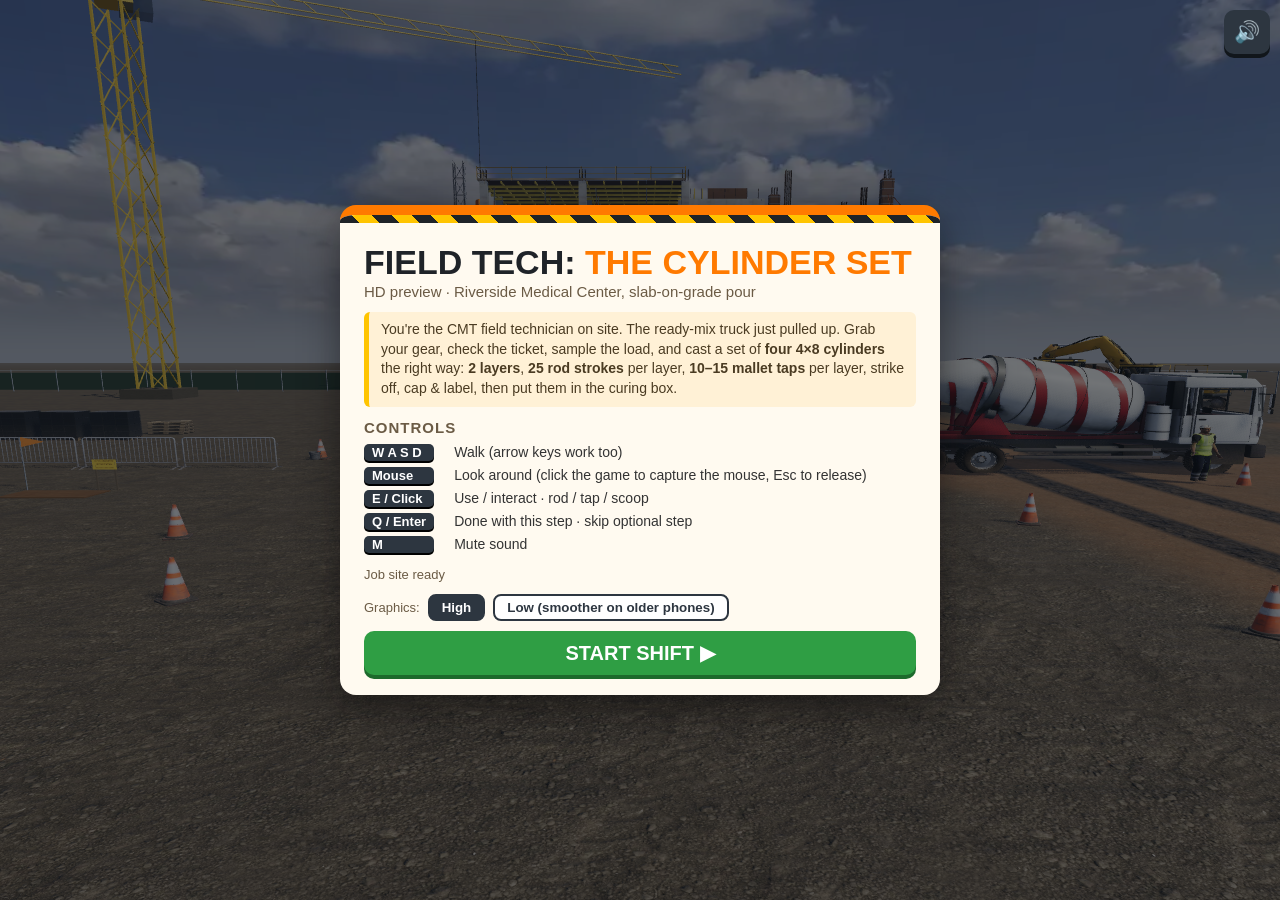
<file: hd/index.html>
<!DOCTYPE html>
<html lang="en">
<head>
<meta charset="utf-8">
<link rel="icon" href="data:,">
<meta name="viewport" content="width=device-width,initial-scale=1,maximum-scale=1,user-scalable=no,viewport-fit=cover">
<title>Field Tech: The Cylinder Set (HD preview)</title>
<style>:root{--orange:#ff7a00;--yellow:#ffc400;--dark:#1f2328;--panel:rgba(18,22,28,.74);--paper:#fffaf0}*{box-sizing:border-box;-webkit-tap-highlight-color:transparent}html,body{margin:0;height:100%;overflow:hidden;background:#9fc4e4;font-family:Trebuchet MS,Segoe UI,Arial,sans-serif;user-select:none;-webkit-user-select:none;touch-action:none}canvas#c{position:fixed;inset:0;width:100%;height:100%;display:block}.hidden{display:none!important}button{font-family:inherit}.panel{background:var(--panel);color:#fff;border-radius:10px;padding:8px 12px;border-bottom:3px solid var(--orange)}#tasks{position:fixed;top:10px;left:10px;z-index:5;pointer-events:auto;max-width:330px;font-size:14px}#tasks .ttl{font-size:11px;letter-spacing:1.5px;color:var(--yellow);font-weight:700;display:flex;justify-content:space-between;cursor:pointer}#tasks ul{list-style:none;margin:6px 0 0;padding:0}#tasks li{padding:3px 0 3px 24px;position:relative;color:#c9ced4;line-height:1.25}#tasks li:before{content:"\2610";position:absolute;left:2px;top:2px;color:#8a939c}#tasks li.cur{color:#fff;font-weight:700}#tasks li.cur:before{content:"\25b6";color:var(--yellow)}#tasks li.done{color:#8fd694;text-decoration:line-through;text-decoration-color:#8fd69480}#tasks li.done:before{content:"\2714";color:#5fd06a}#tasks li.skip{color:#e0a96b}#tasks li.skip:before{content:"\2013";color:#e0a96b}#tasks.collapsed ul{display:none}#clock{position:fixed;top:10px;right:66px;z-index:5;text-align:right;min-width:150px}#clock .lbl{font-size:11px;letter-spacing:1.5px;color:var(--yellow);font-weight:700}#clock .val{font-size:20px;font-weight:700;font-variant-numeric:tabular-nums}#sampleAge{font-size:13px;margin-top:2px;font-variant-numeric:tabular-nums}#sampleAge.warn{color:#ffb36b}#sampleAge.bad{color:#ff6a5a}#btnMute{position:fixed;top:10px;right:10px;z-index:30;width:46px;height:44px;padding:0;font-size:21px}#cross{position:fixed;left:50%;top:50%;width:6px;height:6px;margin:-3px 0 0 -3px;border-radius:50%;background:#fff;box-shadow:0 0 0 2px #00000080;z-index:4;pointer-events:none}#prompt{position:fixed;left:50%;bottom:13%;transform:translate(-50%);z-index:5;pointer-events:none;text-align:center;display:flex;flex-direction:column;gap:6px;align-items:center}.pr{background:var(--panel);color:#fff;padding:8px 16px;border-radius:10px;font-size:19px;font-weight:700;white-space:nowrap;border-bottom:3px solid var(--orange)}.pr.altp{font-size:15px;border-bottom-color:#7a8691;font-weight:400}kbd{background:#ffc400;color:#1f2328;border-radius:5px;padding:1px 8px;font-family:inherit;font-size:15px;font-weight:700;box-shadow:0 2px #8a6a00;margin-right:6px}.pr.altp kbd{background:#d6dbe0;box-shadow:0 2px #6b7178}#objective{position:fixed;left:50%;top:10px;transform:translate(-50%);z-index:5;pointer-events:none;font-size:15px;font-weight:700;white-space:nowrap}#objective .d{color:var(--yellow);margin-left:8px}#work{position:fixed;right:12px;top:50%;transform:translateY(-50%);z-index:5;width:250px;pointer-events:none}#work .lbl{font-size:11px;letter-spacing:1.5px;color:var(--yellow);font-weight:700}#work .big{font-size:52px;font-weight:900;line-height:1;font-variant-numeric:tabular-nums;margin:4px 0}#work .big small{font-size:20px;color:#aab3bb}#work .big.ok{color:#6fe07a}#work .big.over{color:#ff6a5a}#work .tip{font-size:13px;color:#d7dde2;line-height:1.3}#workMolds{display:flex;gap:6px;margin:8px 0}.wm{flex:1;height:30px;border-radius:4px;background:#2a3038;border:2px solid #4b545e;position:relative;overflow:hidden;font-size:11px;text-align:center;line-height:26px;color:#fff;font-weight:700}.wm i{position:absolute;left:0;right:0;bottom:0;background:#8f8d88}.wm span{position:relative}.wm.cur{border-color:var(--yellow)}.wm.done{border-color:#5fd06a}#bar{position:fixed;left:50%;bottom:28%;transform:translate(-50%);width:320px;z-index:5;pointer-events:none}#bar .lbl{font-size:12px;letter-spacing:1px;color:var(--yellow);font-weight:700;margin-bottom:4px;display:flex;justify-content:space-between}#bar .track{height:16px;background:#333;border-radius:8px;overflow:hidden;position:relative;border:1px solid #000}#bar .fill{height:100%;width:0;background:linear-gradient(90deg,#9a9893,#c8c6c0)}#bar .zone{position:absolute;top:0;bottom:0;background:#5fd06a59;border-left:2px solid #5fd06a;border-right:2px solid #5fd06a}#toast{position:fixed;top:24%;left:50%;transform:translate(-50%);z-index:6;pointer-events:none;text-align:center;width:92%}.toastMsg{font-size:26px;font-weight:900;color:#fff;text-shadow:0 3px 0 #000,0 0 12px rgba(0,0,0,.6);animation:pop .25s ease-out;margin:4px 0}.toastMsg.bad{color:#ff6a5a}.toastMsg.good{color:#ffd23a}.toastMsg.info{font-size:18px;font-weight:700}@keyframes pop{0%{transform:scale(.6);opacity:0}to{transform:scale(1);opacity:1}}.btn{pointer-events:auto;cursor:pointer;border:none;border-radius:10px;background:var(--orange);color:#fff;font-weight:700;font-size:17px;padding:10px 18px;box-shadow:0 4px #b04f00}.btn:active{transform:translateY(3px);box-shadow:0 1px #b04f00}.btn.alt{background:#2d3640;box-shadow:0 4px #11161b}.btn.green{background:#2f9e44;box-shadow:0 4px #1d6a2c}.btn.red{background:#d6362b;box-shadow:0 4px #8a1d15}.overlay{position:fixed;inset:0;z-index:10;display:flex;align-items:center;justify-content:center;background:#0f141a8c;padding:12px}.card{background:var(--paper);border-radius:16px;max-width:600px;width:100%;padding:20px 24px;box-shadow:0 12px 40px #00000073;border-top:10px solid var(--orange);position:relative;max-height:100%;overflow-y:auto}.card:before{content:"";position:absolute;left:0;right:0;top:0;height:8px;background:repeating-linear-gradient(45deg,#1f2328 0 14px,var(--yellow) 14px 28px)}.card h1{margin:10px 0 2px;font-size:34px;line-height:1.05;color:var(--dark)}.card h1 span{color:var(--orange)}.card .sub{color:#6b5b45;margin-bottom:12px;font-size:15px}.card h3{margin:12px 0 6px;font-size:15px;color:#6b5b45;letter-spacing:1px;text-transform:uppercase}.controls{display:grid;grid-template-columns:auto 1fr;gap:6px 14px;font-size:14px;color:#333;margin:8px 0 14px}.controls kbd{background:#2d3640;color:#fff;box-shadow:0 2px #000;font-size:13px}.goal{background:#fff1d6;border-left:5px solid var(--yellow);padding:8px 12px;border-radius:6px;font-size:14px;color:#4a3b22;margin-bottom:12px;line-height:1.4}.ticket{background:#fdfcf6;font-family:Courier New,monospace;color:#222;max-width:420px;width:100%;padding:16px 18px;border-radius:4px;box-shadow:0 10px 30px #00000080;background-image:repeating-linear-gradient(#fdfcf6 0 23px,#e8eef6 23px 24px);transform:rotate(-1deg);max-height:100%;overflow-y:auto}.ticket h2{margin:0;font-size:20px;text-align:center;letter-spacing:2px}.ticket .co{text-align:center;font-size:12px;margin-bottom:8px}.ticket table{width:100%;font-size:14px;border-collapse:collapse}.ticket td{padding:2px 0}.ticket td:last-child{text-align:right;font-weight:700}.ticket .hl{background:#fff3a8}.ticket .q{font-family:Trebuchet MS,Arial,sans-serif;font-size:14px;margin:12px 0 8px;color:#333}.ticket .row{display:flex;gap:8px;flex-wrap:wrap}.ticket .btn{font-size:15px;flex:1}.grade{font-size:64px;font-weight:900;color:var(--orange);line-height:1}.stats{display:grid;grid-template-columns:1fr auto;gap:4px 12px;font-size:15px;margin:8px 0}.stats b{text-align:right;font-variant-numeric:tabular-nums}.fb{margin:4px 0;padding:0 0 0 20px;font-size:14px;line-height:1.4}.fb li.good{color:#1d6a2c}.fb li.bad{color:#a8261d}#touch{position:fixed;inset:0;z-index:4;pointer-events:none}#joy{position:absolute;left:18px;bottom:18px;width:150px;height:150px;border-radius:50%;background:#ffffff24;border:2px solid rgba(255,255,255,.35);pointer-events:auto;touch-action:none}#knob{position:absolute;left:50%;top:50%;width:64px;height:64px;margin:-32px 0 0 -32px;border-radius:50%;background:#ffc400cc;border:2px solid #fff}#tAct{position:absolute;right:20px;bottom:26px;width:96px;height:96px;border-radius:50%;font-size:16px;padding:0;pointer-events:auto;touch-action:none;line-height:1.1}#tAlt{position:absolute;right:126px;bottom:30px;min-width:86px;height:56px;border-radius:28px;font-size:14px;padding:0 12px;pointer-events:auto;touch-action:none}#tLook{position:absolute;right:20px;bottom:136px;font-size:12px;color:#fffc;text-shadow:0 1px 2px #000}#lockHint{position:fixed;left:50%;top:56%;transform:translate(-50%);z-index:5;pointer-events:none;color:#fff;font-size:14px;text-shadow:0 1px 3px #000}@media(max-width:700px),(max-height:500px){#tasks{font-size:12px;max-width:230px;padding:6px 9px}#tasks li{padding:2px 0 2px 20px}#clock{min-width:0;padding:6px 9px}#clock .val{font-size:16px}#sampleAge{font-size:11px}#objective{top:auto;bottom:calc(100% - 50px);font-size:12px;display:none}#work{width:190px;right:8px;top:64px;transform:none;padding:6px 10px}#work .big{font-size:38px}#work .tip{font-size:11px}.pr{font-size:15px}.pr.altp{font-size:12px}#prompt{bottom:auto;top:62%}.card{padding:14px 16px}.card h1{font-size:24px}#bar{width:240px;bottom:auto;top:40%}.toastMsg{font-size:20px}}@media(orientation:portrait)and (max-width:600px){#tasks{max-width:46%}#clock{right:62px}#work{inset:auto auto 150px 8px;width:200px}#rotHint{display:block!important}}#ld{margin:6px 0 12px}#ld .tr{height:12px;border-radius:6px;background:#e6dcc8;overflow:hidden;border:1px solid #c9b994}#ldFill{height:100%;width:0;background:linear-gradient(90deg,#ff7a00,#ffc400);transition:width .2s}#ldTxt{font-size:13px;color:#6b5b45;margin-top:4px}#ld.done .tr{display:none}.qrow{display:flex;align-items:center;gap:8px;font-size:13px;color:#6b5b45;margin:0 0 10px;flex-wrap:wrap}.qrow button{border:2px solid #2d3640;background:#fff;color:#2d3640;border-radius:8px;padding:4px 12px;font-weight:700;cursor:pointer;font-family:inherit}.qrow button.on{background:#2d3640;color:#fff}#btnStart:disabled{opacity:.6;cursor:wait}#rotHint{display:none;position:fixed;left:50%;top:62px;transform:translate(-50%);z-index:5;font-size:12px;color:#fff;background:#00000073;padding:3px 10px;border-radius:8px;pointer-events:none;white-space:nowrap}body.touch #prompt kbd,body.touch #cross{display:none}body.touch.walk #cross{display:block}</style>
</head>
<body>
<canvas id="c"></canvas>
<div id="cross" class="hidden"></div>
<div id="tasks" class="panel hidden"><div class="ttl"><span>JOB: CYLINDER SET · TICKET 48213</span><span id="tasksTog">▾</span></div><ul id="taskList"></ul></div>
<div id="clock" class="panel hidden"><div class="lbl">SITE TIME</div><div class="val" id="clockVal">2:14 PM</div><div id="sampleAge"></div></div>
<div id="objective" class="panel hidden"></div>
<div id="prompt"></div>
<div id="work" class="panel hidden"></div>
<div id="bar" class="panel hidden"><div class="lbl"><span id="barLbl">LOAD DISCHARGED</span><span id="barVal">0%</span></div><div class="track"><div class="zone" id="barZone"></div><div class="fill" id="barFill"></div></div></div>
<div id="toast"></div>
<div id="rotHint">↻ Turn your phone sideways for the best view</div>
<div id="lockHint" class="hidden">Click to look around (mouse look)</div>
<button class="btn alt" id="btnMute" title="Mute (M)">🔊</button>
<div id="touch" class="hidden">
  <div id="joy"><div id="knob"></div></div>
  <div id="tLook">drag right side to look</div>
  <button class="btn alt hidden" id="tAlt">Done</button>
  <button class="btn" id="tAct">USE</button>
</div>

<div class="overlay" id="ovTitle">
  <div class="card">
    <h1>FIELD TECH: <span>THE CYLINDER SET</span></h1>
    <div class="sub">HD preview · Riverside Medical Center, slab-on-grade pour</div>
    <div class="goal">You're the CMT field technician on site. The ready-mix truck just pulled up. Grab your gear, check the ticket, sample the load, and cast a set of <b>four 4×8 cylinders</b> the right way: <b>2 layers</b>, <b>25 rod strokes</b> per layer, <b>10–15 mallet taps</b> per layer, strike off, cap &amp; label, then put them in the curing box.</div>
    <h3>Controls</h3>
    <div class="controls" id="ctlDesk">
      <kbd>W A S D</kbd><span>Walk (arrow keys work too)</span>
      <kbd>Mouse</kbd><span>Look around (click the game to capture the mouse, Esc to release)</span>
      <kbd>E / Click</kbd><span>Use / interact · rod / tap / scoop</span>
      <kbd>Q / Enter</kbd><span>Done with this step · skip optional step</span>
      <kbd>M</kbd><span>Mute sound</span>
    </div>
    <div class="controls hidden" id="ctlTouch">
      <kbd>Left stick</kbd><span>Walk</span>
      <kbd>Drag right side</kbd><span>Look around</span>
      <kbd>USE button</kbd><span>Interact · rod / tap / scoop (or tap the screen while working)</span>
      <kbd>Done button</kbd><span>Finish a step · skip optional step</span>
    </div>
    <div id="ld"><div class="tr"><div id="ldFill"></div></div><div id="ldTxt">Loading job site…</div></div>
    <div class="qrow">Graphics: <button id="qHigh">High</button><button id="qLow">Low (smoother on older phones)</button></div>
    <button class="btn green" id="btnStart" style="width:100%;font-size:20px" disabled>LOADING…</button>
  </div>
</div>

<div class="overlay hidden" id="ovTicket">
  <div class="ticket">
    <h2>DELIVERY TICKET</h2>
    <div class="co">TRI-COUNTY READY MIX · Plant 3 · Truck 27</div>
    <table>
      <tr><td>Ticket No.</td><td>48213</td></tr>
      <tr><td>Project</td><td>Riverside Med. Ctr</td></tr>
      <tr><td>Placement</td><td>SOG Area B</td></tr>
      <tr class="hl"><td>Mix ID</td><td>4000-S-34A</td></tr>
      <tr><td>Design strength</td><td>4,000 psi @ 28 d</td></tr>
      <tr><td>Agg / Air</td><td>3/4" stone · 6% ±1.5</td></tr>
      <tr><td>Slump spec</td><td>4" ±1"</td></tr>
      <tr><td>This load / total</td><td>10.0 / 40.0 CY</td></tr>
      <tr class="hl"><td>Time batched</td><td>1:47 PM</td></tr>
      <tr><td>Arrived on site</td><td>2:09 PM</td></tr>
      <tr><td>Water added on site</td><td>0 gal</td></tr>
    </table>
    <div class="q">It's <b id="tkNow">2:14 PM</b>. Spec says discharge within 90 minutes of batching. Accept the load and sample it?</div>
    <div class="row"><button class="btn green" id="tkAccept">✔ Accept &amp; sample</button><button class="btn red" id="tkReject">✖ Reject load</button></div>
  </div>
</div>

<div class="overlay hidden" id="ovResult">
  <div class="card">
    <div style="display:flex;align-items:center;gap:18px"><div class="grade" id="rGrade">A</div><div><h1 style="margin:6px 0 0">SET <span>COMPLETE</span></h1><div class="sub" id="rSub"></div></div></div>
    <div class="stats" id="rStats"></div>
    <h3>Feedback</h3>
    <ul class="fb" id="rFb"></ul>
    <button class="btn green" id="btnAgain" style="width:100%;margin-top:10px">CAST ANOTHER SET ↻</button>
  </div>
</div>

<script>window.__MANIFEST={"assets/lib/basis_transcoder.js":57529,"assets/lib/basis_transcoder.wasm":527333,"assets/models/barrier.glb":140208,"assets/models/block.glb":143908,"assets/models/bucket.glb":262032,"assets/models/cabins.glb":608512,"assets/models/cone.glb":162320,"assets/models/drum.glb":249548,"assets/models/dumpster.glb":393464,"assets/models/excavator.glb":1040444,"assets/models/frame.glb":1077072,"assets/models/hauler.glb":967812,"assets/models/hoarding.glb":505024,"assets/models/mixer.glb":2813220,"assets/models/pallet.glb":226788,"assets/models/pallet_load.glb":275072,"assets/models/pickup.glb":934072,"assets/models/wheelbarrow.glb":476492,"assets/models/worker.glb":628044,"assets/tex/conc_arm.webp":14486,"assets/tex/conc_diff.webp":126236,"assets/tex/conc_nor.webp":36504,"assets/tex/gravel_arm.webp":10142,"assets/tex/gravel_diff.webp":223142,"assets/tex/gravel_nor.webp":66264,"assets/tex/ground_arm.webp":86816,"assets/tex/ground_diff.webp":221018,"assets/tex/ground_nor.webp":424554,"assets/tex/mud_arm.webp":39732,"assets/tex/mud_diff.webp":128972,"assets/tex/mud_nor.webp":86548,"assets/tex/ply_diff.webp":24432,"assets/tex/sky_bg.webp":108112,"assets/tex/sky_bg_low.webp":37342,"assets/tex/sky_env.hdr":524337}</script><script type="module" src="game.js?v=mwnt2517"></script>
</body>
</html>
</file>
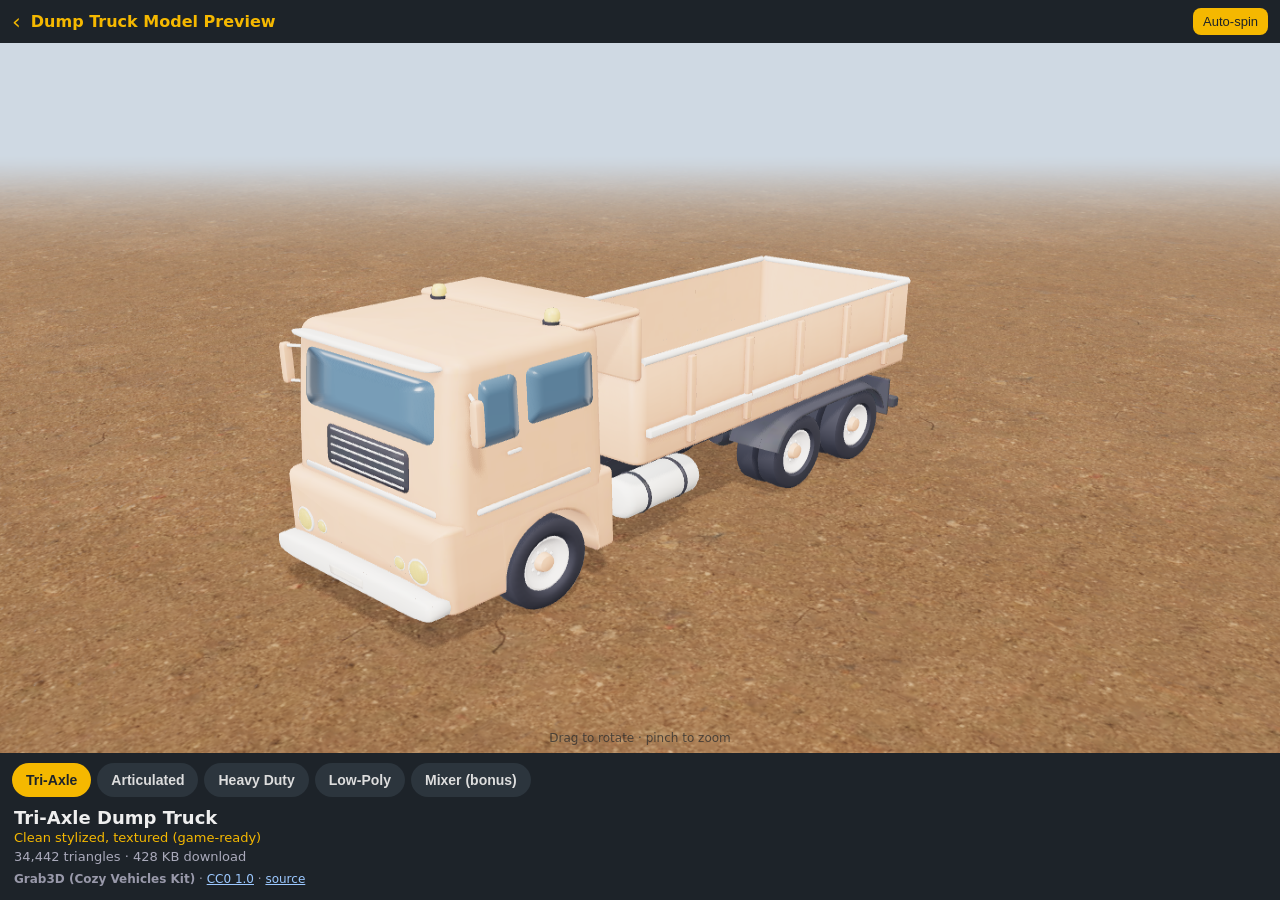
<file: preview/index.html>
<!doctype html><html lang="en"><head><meta charset="utf-8">
<meta name="viewport" content="width=device-width,initial-scale=1,viewport-fit=cover">
<link rel="icon" href="data:,"><title>Dump Truck Model Preview</title>
<style>
*{box-sizing:border-box}html,body{margin:0;height:100%;background:#1d2329;color:#eee;font-family:system-ui,-apple-system,sans-serif;overflow:hidden;-webkit-tap-highlight-color:transparent}
#app{display:flex;flex-direction:column;height:100dvh;height:100vh}
@supports(height:100dvh){#app{height:100dvh}}
header{display:flex;align-items:center;gap:10px;padding:calc(8px + env(safe-area-inset-top)) 12px 8px;background:#1d2329}
header a{color:#f5b800;text-decoration:none;font-size:22px;line-height:1}
header h1{font-size:16px;margin:0;color:#f5b800;flex:1}
#spin{background:#2c353d;color:#bbb;border:0;border-radius:8px;padding:6px 10px;font-size:13px}#spin.on{color:#1d2329;background:#f5b800}
#view{position:relative;flex:1;min-height:0;touch-action:none}
#view canvas{display:block;width:100%;height:100%}
#loading{position:absolute;inset:0;display:none;align-items:center;justify-content:center;font-weight:600;color:#1d2329;pointer-events:none}
#loading span{background:#f5b800cc;padding:8px 14px;border-radius:20px}
#hint{position:absolute;bottom:8px;left:0;right:0;text-align:center;font-size:12px;color:#1d2329aa;pointer-events:none}
#tabs{display:flex;gap:6px;overflow-x:auto;padding:10px 12px 4px;scrollbar-width:none}#tabs::-webkit-scrollbar{display:none}
#tabs button{flex:0 0 auto;border:0;border-radius:18px;padding:9px 14px;font-size:14px;font-weight:600;background:#2c353d;color:#ddd}
#tabs button.on{background:#f5b800;color:#1d2329}
#info{padding:6px 14px calc(12px + env(safe-area-inset-bottom))}
#name{font-size:18px;font-weight:700}#style{color:#f5b800;font-size:13px;margin-top:2px}
#stats{font-size:13px;color:#aab;margin-top:4px}#credit{font-size:12px;color:#99a;margin-top:6px;line-height:1.5}
#credit a{color:#9cc8ff}
</style></head><body><div id="app">
<header><a href="../" aria-label="Back">‹</a><h1>Dump Truck Model Preview</h1><button id="spin" class="on">Auto-spin</button></header>
<div id="view"><div id="loading"><span>Loading model…</span></div><div id="hint">Drag to rotate · pinch to zoom</div></div>
<div id="tabs"></div>
<div id="info"><div id="name"></div><div id="style"></div><div id="stats"></div><div id="credit"></div></div>
</div>
<script>window.MODELS=[{"file":"grab3d.glb","short":"Tri-Axle","name":"Tri-Axle Dump Truck","style":"Clean stylized, textured (game-ready)","author":"Grab3D (Cozy Vehicles Kit)","license":"CC0 1.0","licenseUrl":"https://creativecommons.org/publicdomain/zero/1.0/","source":"https://grab3d.com/models/vehicles/dump-truck/","bytes":438544},{"file":"tevy.glb","short":"Articulated","name":"Articulated Hauler","style":"Detailed, dusty PBR textures","author":"tevy","license":"CC0 1.0","licenseUrl":"https://creativecommons.org/publicdomain/zero/1.0/","source":"https://tevy.dev/models/dump-truck","bytes":967812},{"file":"inner.glb","short":"Heavy Duty","name":"Heavy Dump Truck","style":"Most detailed, realistic parts","author":"Innerscene","license":"CC0 1.0","licenseUrl":"https://creativecommons.org/publicdomain/zero/1.0/","source":"https://www.innerscene.com/tools/library/3d-parts/dump-truck-8fbb9f8c","bytes":890012},{"file":"pp-jeremy.glb","short":"Low-Poly","name":"Low-Poly Dump Truck","style":"Simple low-poly, flat colors","author":"jeremy (via Poly Pizza)","license":"CC BY 3.0","licenseUrl":"https://creativecommons.org/licenses/by/3.0/","source":"https://poly.pizza/m/1BpGYg14QGD","note":"Credit required if used","bytes":29724},{"file":"mixer.glb","short":"Mixer (bonus)","name":"Concrete Mixer Truck","style":"Bonus: stylized, same kit as Tri-Axle","author":"Grab3D (Cozy Vehicles Kit)","license":"CC0 1.0","licenseUrl":"https://creativecommons.org/publicdomain/zero/1.0/","source":"https://grab3d.com/models/vehicles/concrete-mixer-truck/","bytes":348688}];</script>
<script type="module" src="app.js"></script>
</body></html>
</file>
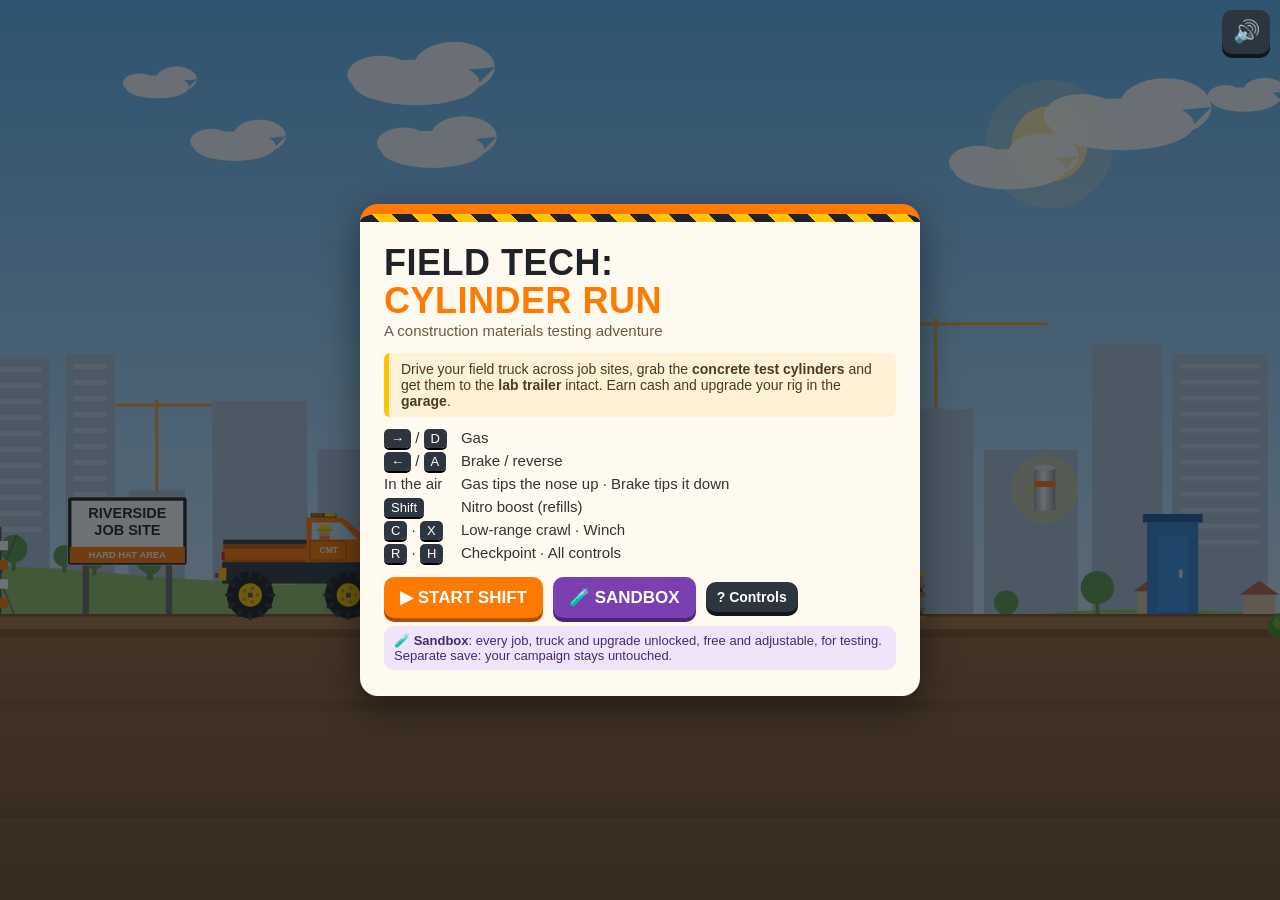
<file: truck/index.html>
<!DOCTYPE html><html lang="en"><head><meta charset="utf-8"><meta name="viewport" content="width=device-width,initial-scale=1,maximum-scale=1,user-scalable=no,viewport-fit=cover"><title>Field Tech: Cylinder Run</title><style>:root{--orange:#ff7a00;--yellow:#ffc400;--dark:#1f2328;--panel:rgba(20,24,30,.78);--paper:#fffaf0}*{box-sizing:border-box;-webkit-tap-highlight-color:transparent}html,body{margin:0;height:100%;overflow:hidden;background:#9fd3ff;font-family:Trebuchet MS,Segoe UI,Arial,sans-serif;user-select:none;-webkit-user-select:none;touch-action:none}canvas#game{position:fixed;inset:0;width:100%;height:100%;display:block}.hidden{display:none!important}.sbBadge{display:inline-block;background:#7a3fb0;color:#fff;font-weight:700;font-size:11px;letter-spacing:1px;padding:2px 7px;border-radius:6px;vertical-align:middle}.sbOnly{display:none}body.sandbox .sbOnly{display:inline-block}.btn.sb{background:#7a3fb0;box-shadow:0 4px #4e2475}.sbNote{font-size:13px;color:#4a2a6b;background:#efe4fa;border-radius:10px;padding:7px 10px;margin-top:8px}.sbLv{display:flex;gap:6px;align-items:center}@media (max-height:500px){#title .controls{display:none}#title .goal{margin-bottom:6px}}button{font-family:inherit}#hud{position:fixed;top:10px;left:10px;right:70px;display:flex;gap:8px;align-items:flex-start;pointer-events:none;z-index:5;flex-wrap:wrap}.panel{background:var(--panel);color:#fff;border-radius:10px;padding:6px 12px;border-bottom:3px solid var(--orange);min-width:90px}.panel .lbl{font-size:11px;letter-spacing:1.5px;color:var(--yellow);font-weight:700}.panel .val{font-size:22px;font-weight:700;font-variant-numeric:tabular-nums}#hudCyl{display:flex;gap:4px;margin-top:4px}.cyl{width:14px;height:24px;border-radius:3px;background:#555b63;border:2px solid #777;opacity:.45;position:relative}.cyl.got{background:linear-gradient(90deg,#c9ced4,#f2f4f6 45%,#aab0b8);border-color:#fff;opacity:1}.cyl.cracked{background:#7a2b22;border-color:#e04a3a;opacity:1}.cyl.cracked:after{content:"\2715";position:absolute;color:#fff;font-size:12px;left:1px;top:2px}.barwrap{width:180px;height:16px;margin-top:6px;background:#333;border-radius:8px;overflow:hidden;border:1px solid #000}#hudInt{height:100%;width:100%;background:linear-gradient(90deg,#3ad14a,#8fe85a);transition:width .15s}#hudIntTxt{font-size:12px;margin-left:6px}#progWrap{width:160px;height:8px;margin-top:8px;background:#333;border-radius:4px;overflow:hidden}#prog{height:100%;width:0;background:var(--yellow)}#hudLevel{font-size:13px;font-weight:700}#hudCure{color:#ffb36b;font-size:11px;font-weight:700}#topBtns{margin-left:auto;display:flex;gap:8px;pointer-events:auto}.btn{pointer-events:auto;cursor:pointer;border:none;border-radius:10px;background:var(--orange);color:#fff;font-weight:700;font-size:17px;padding:10px 16px;box-shadow:0 4px #b04f00}.btn:active{transform:translateY(3px);box-shadow:0 1px #b04f00}.btn.alt{background:#2d3640;box-shadow:0 4px #11161b}.btn.green{background:#2f9e44;box-shadow:0 4px #1d6a2c}.btn.red{background:#d6362b;box-shadow:0 4px #8a1d15}.btn.small{font-size:14px;padding:7px 11px}.btn:disabled{background:#9aa1a8;box-shadow:0 4px #6b7178;cursor:not-allowed}#btnMute{position:fixed;top:10px;right:10px;z-index:30;width:48px;height:44px;padding:0;font-size:22px}#toast{position:fixed;top:22%;left:50%;transform:translate(-50%);z-index:6;pointer-events:none;text-align:center}.toastMsg{font-size:30px;font-weight:900;color:#fff;text-shadow:0 3px 0 #000,0 0 12px rgba(0,0,0,.6);animation:pop .25s ease-out;margin:4px 0;white-space:nowrap}.toastMsg.bad{color:#ff5a47}.toastMsg.good{color:#ffd23a}.toastMsg.info{color:#fff;font-size:22px}@keyframes pop{0%{transform:scale(.5);opacity:0}to{transform:scale(1);opacity:1}}.overlay{position:fixed;inset:0;z-index:10;display:flex;align-items:center;justify-content:center;background:#0f141a99;padding:12px}.card{background:var(--paper);border-radius:18px;max-width:560px;width:100%;padding:20px 24px;box-shadow:0 12px 40px #00000073;border-top:10px solid var(--orange);position:relative;max-height:100%;overflow-y:auto}.card.wide{max-width:960px}.card:before{content:"";position:absolute;left:0;right:0;top:0;height:8px;background:repeating-linear-gradient(45deg,#1f2328 0 14px,var(--yellow) 14px 28px)}.card h1{margin:10px 0 2px;font-size:36px;line-height:1.05;color:var(--dark);letter-spacing:.5px}.card h1 span{color:var(--orange)}.card .sub{color:#6b5b45;margin-bottom:14px;font-size:15px}.card h2{margin:8px 0;font-size:26px;color:var(--dark)}.card h3{margin:14px 0 8px;font-size:17px;color:#6b5b45;letter-spacing:1px;text-transform:uppercase}.hdr{display:flex;align-items:center;gap:12px;flex-wrap:wrap}.cash{margin-left:auto;background:#1f2328;color:#7cfc7c;font-weight:700;font-size:20px;padding:6px 14px;border-radius:10px;font-variant-numeric:tabular-nums;margin-right:54px}.controls{display:grid;grid-template-columns:auto 1fr;gap:6px 14px;font-size:15px;color:#333;margin:10px 0 16px}kbd{background:#2d3640;color:#fff;border-radius:5px;padding:2px 7px;font-family:inherit;font-size:13px;box-shadow:0 2px #000;white-space:nowrap}.goal{background:#fff1d6;border-left:5px solid var(--yellow);padding:8px 12px;border-radius:6px;font-size:14px;color:#4a3b22;margin-bottom:12px}.stats{display:grid;grid-template-columns:1fr auto;gap:5px 12px;font-size:17px;margin:8px 0}.stats b{text-align:right;font-variant-numeric:tabular-nums}.stars{font-size:44px;letter-spacing:6px;color:#ccc;text-align:center;margin:2px 0}.stars .on{color:#ffb800;text-shadow:0 2px 0 #b07a00}.row{display:flex;gap:10px;flex-wrap:wrap;align-items:center}.boardBody{display:flex;gap:16px;flex-wrap:wrap}#map{position:relative;flex:1 1 440px;min-height:330px;border-radius:14px;overflow:hidden;border:3px solid #6b5b45;background:radial-gradient(circle at 20% 30%,#b9d98a 0 18%,transparent 19%),radial-gradient(circle at 75% 70%,#c9b58a 0 16%,transparent 17%),radial-gradient(circle at 80% 20%,#d9d9d9 0 12%,transparent 13%),linear-gradient(135deg,#cfe3a8,#e7d9a8)}#map svg{position:absolute;inset:0;width:100%;height:100%}.pin{position:absolute;transform:translate(-50%,-50%);width:58px;height:58px;border-radius:50%;border:4px solid #fff;background:var(--orange);color:#fff;font-weight:900;font-size:22px;cursor:pointer;box-shadow:0 4px 10px #00000059;display:flex;align-items:center;justify-content:center;flex-direction:column;line-height:1;padding:0}.pin small{font-size:10px;letter-spacing:1px;color:#ffe9a8}.pin.locked{background:#7d858c}.pin.sel{outline:4px solid var(--yellow);outline-offset:3px}.pin .pw{position:absolute;top:-10px;right:-10px;background:#1f2328;border-radius:50%;width:24px;height:24px;font-size:14px;display:flex;align-items:center;justify-content:center}.pinLbl{position:absolute;transform:translate(-50%,34px);background:#1f2328d9;color:#fff;font-size:11px;padding:2px 6px;border-radius:6px;white-space:nowrap;pointer-events:none}#jobPanel{flex:1 1 300px;background:#fff;border-radius:14px;padding:14px 16px;border:2px solid #eadfc8}#jobPanel h2{font-size:22px;margin:2px 0 4px}.chips{display:flex;gap:6px;flex-wrap:wrap;margin:6px 0 10px}.chip{border:2px solid #d8cdb5;background:#fff;border-radius:20px;padding:5px 10px;font-size:13px;cursor:pointer;font-weight:700;color:#4a3b22}.chip.on{border-color:var(--orange);background:#fff1d6}.chip:disabled{opacity:.4;cursor:not-allowed}.tag{display:inline-block;background:#eef2f6;border-radius:6px;padding:2px 7px;font-size:12px;margin:2px 3px 2px 0;color:#334}.grid3{display:grid;grid-template-columns:repeat(auto-fit,minmax(240px,1fr));gap:12px}.tcard{background:#fff;border:3px solid #eadfc8;border-radius:14px;padding:10px;display:flex;flex-direction:column;gap:6px}.tcard.sel{border-color:var(--orange);background:#fff7e8}.tcard canvas{width:100%;height:110px;background:linear-gradient(#bfe3ff,#fde9c4 70%,#a8743f 70%);border-radius:10px}.tcard .nm{font-weight:700;font-size:17px}.tcard .ds{font-size:13px;color:#6b5b45;min-height:34px}.ucard{background:#fff;border:2px solid #eadfc8;border-radius:12px;padding:10px;display:flex;gap:10px;align-items:center}.ucard .ic{font-size:26px;width:40px;text-align:center}.ucard .tx{flex:1}.ucard .nm{font-weight:700}.ucard .ds{font-size:12px;color:#6b5b45}.ucard.locked{opacity:.6;background:#f1ede4}.ucard.gear{border-color:#ffc400}.ucard .lk{font-size:12px;color:#8a1d15;font-weight:700;text-align:right;max-width:110px}.tabs{display:flex;gap:6px;flex-wrap:wrap;margin:0 0 10px}.tab{border:3px solid #d8cdb5;background:#fff;border-radius:12px;padding:6px 12px;font-weight:900;font-size:14px;color:#4a3b22;cursor:pointer}.tab.on{border-color:var(--orange);background:#fff1d6}.tab:disabled{opacity:.55;cursor:not-allowed}.tab small{display:block;font-size:10px;font-weight:700;color:#6b5b45}.pin.boss{width:68px;height:68px;background:#c0392b;border-color:#ffc400}.pin.boss.locked{background:#7d858c;border-color:#fff}.pin.gated{box-shadow:0 0 0 3px #8a1d15,0 4px 10px #00000059}.boss{display:inline-block;background:#c0392b;color:#fff;border-radius:6px;padding:2px 8px;font-size:12px;font-weight:900;letter-spacing:1px;margin-left:6px;vertical-align:middle}.req{display:flex;gap:6px;flex-wrap:wrap;margin:4px 0 8px}.req span{border-radius:8px;padding:3px 8px;font-size:13px;font-weight:700}.req .ok{background:#dcf5df;color:#1e6b2c}.req .no{background:#fde0dc;color:#8a1d15}#unlockPop .card{text-align:center;max-width:440px}#unlockPop .big{font-size:64px;line-height:1.1}#unlockPop .tip{background:#fff1d6;border-radius:10px;padding:8px 10px;font-size:14px;margin:10px 0;color:#4a3b22}.aux.lock,.barwrap.lock{opacity:.45}.tbtn.nogear{display:none}.pips{display:flex;gap:3px;margin-top:4px}.pip{width:22px;height:8px;border-radius:3px;background:#ddd}.pip.on{background:var(--orange)}.sbar{display:grid;grid-template-columns:90px 1fr;gap:6px 10px;align-items:center;font-size:13px}.sbar .b{height:10px;background:#e6dccb;border-radius:5px;overflow:hidden}.sbar .b div{height:100%;background:linear-gradient(90deg,var(--orange),var(--yellow))}#touch{position:fixed;left:0;right:0;bottom:0;z-index:7;display:flex;justify-content:space-between;padding:12px calc(12px + env(safe-area-inset-right)) calc(12px + env(safe-area-inset-bottom)) calc(12px + env(safe-area-inset-left));pointer-events:none}#touch .grp{display:flex;gap:12px;pointer-events:none}.tbtn{pointer-events:auto;width:78px;height:78px;border-radius:50%;border:3px solid rgba(255,255,255,.8);background:#1e232a8c;color:#fff;font-size:28px;font-weight:700;display:flex;align-items:center;justify-content:center;touch-action:none}.tbtn.on{background:#ff7a00d9}.tbtn.gas{background:#28a03c99}.tbtn.gas.on{background:#3cdc50e6}.tbtn.brake{background:#be32288c}.tbtn.brake.on{background:#f04632e6}.auxRow{display:flex;gap:4px;margin-top:5px;flex-wrap:wrap}.aux{font-size:10px;font-weight:700;padding:1px 5px;border-radius:6px;background:#ffffff1f;color:#cfd6dd}.aux:empty{display:none}#hudCrawl.on{background:#ff7a00;color:#fff}#hudWinch.ready{background:#ffc400;color:#1f2328}#hudWinch.on{background:#2f9e44;color:#fff}#hudGhost.off{opacity:.4;text-decoration:line-through}#hudBoost{height:100%;width:100%;background:linear-gradient(90deg,#ff3d00,#ffb000);transition:width .1s}#hudBoostWrap.active{box-shadow:0 0 10px #ff8a00}#hudBoostWrap.low #hudBoost{background:#7a3b10}#touch .grp.col{flex-direction:column;gap:10px;align-items:stretch}#touch .row2{display:flex;gap:12px}.tbtn small{display:block;font-size:9px;letter-spacing:.5px}.tbtn{flex-direction:column}.tbtn.gas,.tbtn.brake{width:96px;height:96px;font-size:32px}.tbtn.mini{width:60px;height:60px;font-size:20px;border-radius:16px}.tbtn.mini.on{background:#ff7a00e6}.tbtn.mini.ready{border-color:#ffc400;box-shadow:0 0 12px #ffc400}.tbtn.boost{width:70px;height:70px;font-size:22px;background:#c83c008c}.tbtn.boost.on{background:#ff7800f2}#help{z-index:12}@media (max-height:500px),(max-width:700px){#topBtns .lt{display:none}#topBtns .btn.small{padding:6px 9px}}.helpGrid{display:grid;grid-template-columns:1fr 1fr;gap:18px}.helpGrid h3{margin:6px 0;color:#c85a00}.helpGrid .controls{grid-template-columns:auto 1fr;font-size:14px}.tips{margin:0;padding-left:18px;font-size:13px;color:#4a3b22}.tips li{margin:3px 0}@media (max-width:760px){.helpGrid{grid-template-columns:1fr}}#hint{position:fixed;bottom:16px;left:50%;transform:translate(-50%);color:#fff;background:#0000008c;padding:6px 14px;border-radius:20px;font-size:14px;z-index:8;pointer-events:none}@media (max-height:500px){.tbtn{width:60px;height:60px;font-size:22px}.tbtn.gas,.tbtn.brake{width:76px;height:76px}.tbtn.mini{width:48px;height:48px;font-size:16px}.tbtn.boost{width:56px;height:56px}#touch .grp.col{gap:6px}}@media (max-width:640px){.card{padding:16px 14px}.card h1{font-size:28px}.panel .val{font-size:18px}.barwrap{width:110px}#progWrap{width:100px}.tbtn{width:66px;height:66px;font-size:24px}.cash{font-size:16px}}@media (max-height:500px){#map{min-height:260px}.card h1{font-size:24px}}
</style><style>*{touch-action:manipulation}</style><script>(function(){var l=0,CL='button:not(.tbtn),a,input,select,textarea,label,.tab,.chip,[data-buy],[data-sel],[data-up]';function o(e){e.preventDefault();}document.addEventListener('touchstart',function(e){var t=e.target;if(t.closest&&t.closest('.tbtn'))e.preventDefault();},{passive:false});document.addEventListener('touchend',function(e){var n=Date.now(),t=e.target,c=t.closest&&t.closest(CL);if((t.closest&&t.closest('.tbtn'))||(n-l<450&&!c))e.preventDefault();l=n;},{passive:false});['gesturestart','gesturechange','gestureend','dblclick'].forEach(function(k){document.addEventListener(k,o,{passive:false});});})();</script></head><body><canvas id="game"></canvas><button class="btn alt" id="btnMute" title="Mute (M)">🔊</button><div id="hud" class="hidden"><div class="panel"><div class="lbl">TIME <span class="sbBadge sbOnly">SANDBOX</span></div><div class="val" id="hudTime">0:00.0</div><div id="hudLevel"></div></div><div class="panel"><div class="lbl">CYLINDERS</div><div id="hudCyl"></div></div><div class="panel"><div class="lbl">SAMPLE INTEGRITY <span id="hudIntTxt">100%</span></div><div class="barwrap"><div id="hudInt"></div></div><div id="hudCure" class="hidden">♨ SAMPLES CURING IN THE HEAT</div><div id="progWrap" title="Distance to lab"><div id="prog"></div></div></div><div class="panel"><div class="lbl">NITRO <span style="opacity:.7">(SHIFT)</span></div><div class="barwrap" id="hudBoostWrap"><div id="hudBoost"></div></div><div class="auxRow"><span id="hudCrawl" class="aux">HIGH</span><span id="hudWinch" class="aux">⚓ —</span><span id="hudCp" class="aux"></span><span id="hudGhost" class="aux">👻 —</span></div></div><div id="topBtns"><button class="btn alt small" id="btnQuit" title="Job board (Esc)">☰<span class="lt"> Jobs</span></button><button class="btn alt small" id="btnRestart" title="Last checkpoint, or restart (R)">⚑<span class="lt"> Checkpoint</span></button><button class="btn alt small" id="btnRestartJob" title="Restart the whole job (Backspace / T)">↻<span class="lt"> Restart job</span></button><button class="btn alt small" id="btnGhost" title="Ghost replay on/off (G)">👻<span class="lt" id="ghostLbl"> On</span></button><button class="btn alt small" id="btnHelpHud" title="Controls (H)">?</button></div></div><div id="toast"></div><div id="hint" class="hidden"></div><div id="touch" class="hidden"><div class="grp col"><div class="row2"><div class="tbtn mini" data-toggle="crawl" title="Low range 4x4">⛰<small>LOW</small></div><div class="tbtn mini" data-toggle="winch" title="Winch">⚓<small>WINCH</small></div></div><div class="row2"><div class="tbtn brake" data-key="brake">◀<small>BRAKE</small></div></div></div><div class="grp col"><div class="row2" style="justify-content:flex-end"><div class="tbtn boost" data-key="boost" title="Nitro">🔥<small>NITRO</small></div></div><div class="row2" style="justify-content:flex-end"><div class="tbtn gas" data-key="gas">▶<small>GAS</small></div></div></div></div><div id="title" class="overlay"><div class="card"><h1>FIELD TECH:<br><span>CYLINDER RUN</span></h1><div class="sub">A construction materials testing adventure</div><div class="goal">Drive your field truck across job sites, grab the <b>concrete test cylinders</b> and get them to the <b>lab trailer</b> intact. Earn cash and upgrade your rig in the <b>garage</b>.</div><div class="controls"><span><kbd>→</kbd> / <kbd>D</kbd></span><span>Gas</span><span><kbd>←</kbd> / <kbd>A</kbd></span><span>Brake / reverse</span><span>In the air</span><span>Gas tips the nose up · Brake tips it down</span><span><kbd>Shift</kbd></span><span>Nitro boost (refills)</span><span><kbd>C</kbd> · <kbd>X</kbd></span><span>Low-range crawl · Winch</span><span><kbd>R</kbd> · <kbd>H</kbd></span><span>Checkpoint · All controls</span></div><div class="row"><button class="btn" id="btnStart">▶ START SHIFT</button><button class="btn sb" id="btnSandbox">🧪 SANDBOX</button><button class="btn alt small" id="btnHelp">? Controls</button></div><div class="sbNote">🧪 <b>Sandbox</b>: every job, truck and upgrade unlocked, free and adjustable, for testing. Separate save: your campaign stays untouched.</div><div id="titleCash" style="color:#6b5b45;font-size:14px;margin-top:6px"></div></div></div><div id="help" class="overlay hidden"><div class="card wide"><div class="hdr"><h2>CONTROLS</h2><button class="btn small" id="btnHelpClose">✔ Got it</button></div><div class="helpGrid"><div><h3>Driving</h3><div class="controls"><span><kbd>→</kbd> <kbd>D</kbd> <kbd>↑</kbd> <kbd>W</kbd></span><span>Gas</span><span><kbd>←</kbd> <kbd>A</kbd> <kbd>↓</kbd> <kbd>S</kbd></span><span>Brake / reverse</span><span>In the air</span><span>Gas rotates the truck back (nose up) · Brake rotates it forward (nose down). Land on both wheels!</span><span><kbd>Shift</kbd> / <kbd>N</kbd></span><span>🔥 Nitro boost (needs the Nitro Kit): hold for thrust, the tank refills over time</span><span><kbd>C</kbd></span><span>⛰ Low-range 4x4 toggle (needs the Low-Range kit): huge torque &amp; grip, low top speed. For rocks and ruts</span><span><kbd>X</kbd></span><span>⚓ Winch (needs the Winch Bumper): hook the nearest anchor ahead (⚓ posts, trees, excavators) and reel yourself up walls and out of holes. X again releases</span></div></div><div><h3>Job</h3><div class="controls"><span><kbd>R</kbd></span><span>⚑ Back to last checkpoint (+3 s), or restart if none</span><span><kbd>Backspace</kbd> / <kbd>T</kbd></span><span>Restart the whole job</span><span><kbd>G</kbd></span><span>👻 Ghost of your best run on/off</span><span><kbd>Esc</kbd> · <kbd>M</kbd> · <kbd>H</kbd></span><span>Job board · Mute · This screen</span></div><h3>Tips</h3><ul class="tips"><li>Off a ramp the nose tends to drop: hold gas in the air to pull it back up, tap brake to tip it down. Land on both wheels.</li><li>Normal landings are fine; nose-dives and flat drops from big air crack cylinders.</li><li>Machines on site: a swinging crane load, and loaders / dump trucks that cross the road (flashing beacon + beeps first). Wait for your gap; a hit knocks you back and costs integrity.</li><li>Plywood barricades, bucket stacks and crates smash apart: just drive through.</li><li>Gear unlocks as you go: Low range after job 2, the Nitro Kit after job 3, the Winch after the Home County boss. Buy it in the Garage: later jobs list what they <b>require</b>.</li><li>Sheer clay walls, open excavations and washouts are too steep to drive: stop at the bottom and winch (X) to the ⚓ flag on top.</li><li>Short on cash for the next job's gear? Replay finished jobs in rain, snow, heat or at night for a pay bonus, or at sunrise / sunset.</li><li>Mud gets stickier the slower you go: carry speed in, and back out (←) for another run.</li><li>Missed a boost jump? Drive or crawl (C) up the far slope, or winch (X) out of the gully. Nitro gaps (🔥 signs) need nitro.</li><li>Phone: ◀ BRAKE and GAS ▶ (they also tilt the truck in the air), plus ⛰ LOW, ⚓ WINCH and 🔥 NITRO.</li></ul></div></div></div></div><div id="board" class="overlay hidden"><div class="card wide"><div class="hdr"><h2>JOB BOARD</h2><span class="sbBadge sbOnly">🧪 SANDBOX</span><button class="btn sb small sbOnly" id="btnSbExit">⟵ Back to campaign</button><div class="cash">$<span class="cashTxt">0</span></div></div><div id="regionTabs" class="tabs"></div><div class="boardBody"><div id="map"><svg id="mapSvg" viewBox="0 0 100 100" preserveAspectRatio="none"></svg></div><div id="jobPanel"></div></div><div class="row" style="margin-top:12px"><button class="btn alt" id="btnGarage">🔧 Garage</button><button class="btn sb small" id="btnSbToggle">🧪 Sandbox</button><button class="btn alt small" id="btnHelpBoard">? Controls</button><button class="btn alt small" id="btnReset">Reset progress</button><span id="resetNote" style="font-size:12px;color:#8a1d15"></span></div></div></div><div id="garage" class="overlay hidden"><div class="card wide"><div class="hdr"><h2>GARAGE</h2><span class="sbBadge sbOnly">🧪 SANDBOX</span><div class="cash">$<span class="cashTxt">0</span></div></div><div id="sbGarage" class="hidden sbNote">🧪 Sandbox garage: switch trucks and set any upgrade level for free. <button class="btn small green" id="btnSbMax">Max everything</button> <button class="btn small alt" id="btnSbStock">Stock (no upgrades)</button></div><h3>Trucks</h3><div id="truckList" class="grid3"></div><h3>Upgrades <span style="font-size:12px;text-transform:none;letter-spacing:0">(apply to every truck)</span></h3><div id="upgList" class="grid3"></div><h3>Current rig</h3><div id="statBars" class="sbar"></div><div class="row" style="margin-top:14px"><button class="btn" id="btnGarageBack">◀ Job Board</button></div></div></div><div id="unlockPop" class="overlay hidden" style="z-index:30"><div class="card"><div class="big" id="upIcon">⛰</div><h2 id="upTitle">New gear unlocked</h2><div id="upText" style="font-size:15px;color:#4a3b22"></div><div class="tip" id="upTip"></div><div class="row" style="justify-content:center"><button class="btn green" id="btnUpGarage">🔧 Garage</button><button class="btn alt" id="btnUpOk">OK</button></div></div></div><div id="results" class="overlay hidden"><div class="card"><h2 id="resTitle">Samples Delivered!</h2><div class="stars" id="resStars"></div><div class="stats" id="resStats"></div><div class="goal" id="resNote"></div><div class="row"><button class="btn green" id="btnNext">Next Job ▶</button><button class="btn" id="btnAgain">↻ Retry</button><button class="btn alt" id="btnResBoard">☰ Job Board</button><button class="btn alt" id="btnResGarage">🔧 Garage</button></div></div></div><script>/* Field Tech: Cylinder Run. Game + planck.js v1.5.1 (MIT), gzip+base64, unpacked in-browser */(function(){var D="H4sIAAAAAAACA+z9a3fbOLIwCn9/foXj1cdLtCi1SE3P7G2G6Ve0kxnvyW0nmZ7dJ8fLi5Iom4luISlZiqP//i4UboUbRTtOd3o//SGxCBQKhUKhABQKhdZkNR9V+WLeupouhunUn6SjalFsvdtqu8wWk4Nss1wUVRnH8eFi+CEbVYdHRyxrthivptmjOD5czcfZJJ9n48OfWfkWK+edMGAKQNDwGg+PjmhiN52Nf6Y/W+8PWcHDC0HKCaMtZqjo17vrvNTqlhkn9OeXL2U2nXBEDE13OU3no4/x7c7zdl6rus5LX3CB1R56t4erMjsoqyIfVYfR//nx+Pj/HBwfvIai3Q/lwTro/tQNSNr/b5qPsnmZHby7zg5enL87YN+QN1ost0V+dV0dnIpfrZF3EPbCvx48LfL5wWlaVQv/YDDND95epx/zYfp/DmhdWTHLyzJfzA/y8uA6K7Lh9uCqSOdVNvYPJkWWHSwmB6PrtLjK/INqcZDOtwfLrCgX84PFsErzeT6/OkgPCAkE32JyQNp6UC4m1U1aZAfpfHyQluVilKdVNj4YL0arWTavUsKIg0k+zcqDVnWdHRy+ZSUOPahnnKVTgjCfH5Bsnntwk1fXi1V1UGSUbfli7h/k89F0NSaU8OxpPstZJaQ48KQk+KrFwarMfCDYJ9KVT8jfDNq3XA2neXntH4xzgn24qjL/oCSJwGyftObHRXFQZlMgbrRY5llJGy1pBDBS0ZIwt2LsKknKzfViprYnB6omq2Kel9cZFBsvDsoF1EuGAkkhJSaL6XRxQ9o4WszHOWlaecJ6kQhFOlysswMpCvNFlY8o/6FHlrKnWVZ5nU6nB8OMsS8bE2anassKQkZZpfMqT6cHRGxJvXqLu5yOfzw9ePvq2bt/D948PTh/e/D6zatfzs+enh0cDt4enL899A/+ff7uH6/+9e7g34M3bwYv3/168OrZweDlrwf/PH955h88/Z/Xb56+fXvw6g3Bdv7i9fPzp2f+wfnL0+f/Ojt/+feD5F/vDl6+enfw/PzF+bunZwfvXkGdDNv507cE34unb07/MXj5bpCcPz9/96tPcD07f/eSYH726s3B4OD14M2789N/PR+8OXj9rzevX719ejB4eXbw8tXL85fP3py//PvTF09fvusenL88ePnq4OkvT1++O3j7j8Hz56Q2gm7wr3f/ePWGEHpw+ur1r2/O//6Pdwf/ePX87OmbtwfJ04Pn54Pk+VNa28tfD06fD85f+AdngxeDvz+FUq/e/eMpNJJAUjIP/v2PpySV1Dp4eTA4fXf+6iVpz+mrl+/eDE7f+QfvXr15J0r/+/ztU/9g8Ob8LeHMszevXkBLCXdfPSNQ5y9J0ZdPKSLCebWDXr2B73+9fSpwHpw9HTw/f/n3t6QwayuHJ5384zotDrJNlc3Hb8nwGpWx0Grj0B+G3q2a+wpkuFtm1etiUS2Icn01+fLl9vJySb4vL0/eX+zyOZGwEVG7g6JIt0dHEmnfH/a923G/K0rEw/7uyxcdYrIoWoS4JRHiYd/LJy1W95JX3L1Oy1c389fFYpkV1bY7SqfT1rDvLz1v3H+/vIiH5P9dVGTVqpirzWSt20W83oPLSwrAs27zSYvNHcPwkToFQcJ8NZ161XWxuDmYZzcH77bL7GlRLIrW4ek0LUtWX3mwTqer7OCw/bYq8vlVaxh67UOinOeLChTtvKyKFZlryOgkSA+9yEYrJrXl3RIl0EWl43G4G4eSO/EwjCmRPzPGjYosrTJCwEnr8lKBlB8+acvlpbcjzL+8TMsyv5pLofBuRRrDSr9kB4pCYauS3ViGfh4H/jyM0+IKZoyyO83mV9V1lD+eh1Hebnu3Jcp9n19EigyUYWMZKEMiAxURgTIkIsAkoBKywGnspsvldEunc1G1t4tYx79dLZdFVpbZGHpWWYj8rGWeyOUA+fRLke3PsrJMrzLvFkZbPyYspqLCc4SM9rvzdJbFhxryQz/rdwFvTLFn/a6sIEZ1Zf1dRKpZLEGzy57L58tVFfrjbJKuplUJ8k3TmJh8+cJaLVLRMsm7Zam3O5CMxaqCT87I1u3OpxCe6LaP2ZZ0nFIj/9D6rfUx23pijUgRvf+YbS90Kli9NI8jg6/dTg5YJiVXWYXqeLudDRfTUulE2iUly6krJiiX7cvjXpQ/ZoWFNBNBlkhjlk3EGTd/ybCfl0/nq1lWpMNp1qKwBh9ospMVPFtwgyXsdlzuGSQVjFlaXV8W6Xy8mMUv0uq6S39D3tPXb8+fv3oZB1nnPyEhL5/l87zK4per2TAruvxb6qJ5tqleL26y4tXk3c2itQm92034Jd6ET54EEf8Vil9/Eb/+Q/wK/srFfxO2g51AnZcaYgH1pHd01NqER5uwE3hxHPdkodli3JqvZv4sn/uzdIPV+Cyf6zycpZs4iEhGb5dNy+wAQacbG/QsnzP4fNKapZsns3zu3c5Xs5hU2yFf/w9Jh1+8XfPVrE2yH/d+nqWbE5IF1aFy6YaUy+fwyygX936e5fMTkreTbR1N09nSaC2BB6IYklk+F22br2ZPAI7npRtKiKwQ4aeS0fr2rJSUxnE8SzessUJQW96x4GmbtIcLcqxObUSevYhkdLkos780UYizkGNIVmU4Vj95SQSAP2j2bDGOZ4sx/YBuieF/msBGGxpo0LZ0WP7wn3QMpsNSppefiuqHn2gG+S1zZunmh/+gGbN0g9LzuUjP55D+SzYK8bQtOpVkhK1N6G+hQx/B5HeAlmwA4AkRIZMVKoO07MaYI2BNsol7EfzYmpJAizCbgIDfhN0NL7IJu1sqkiKTZ213OyAEzf6XZVbk6TT/nOG2UspvNycUhb+lP7a7XUQRXI4zS8FxWqVUdy+GHzTJ0ir2osXwQ3cTkyLdDXxs6ceWj93F8AOv7nNWLDB9d6qix7D3LIjnGcJLu/ROuDchQ26jejRdzBF31n0hEqLy1rrf3fjrfnfr8VKyb6oFXfGaPXPwX29fveyWkJtP6PJLIMjLX9JpPpalFsMPIKmkVdpKhSYpIshqmKTTMuN6RZu8WtB47+jIli5bkpZlVlSIDu/WbKTGJI1FkKs2TxYts+r/1QTDGD+8W8i3FYPe/Q821PZV/HI10+s2sewlX9VSsFMSeOBLUks/96C8eYtZkob+uu8PQ//G3M1JmRHSdPPILktAQJlVp4vZkJgbEVpl8uRwL1ZTCuPtrI1meOx0kvG7CeM0PCZjqz0Mj2+6VNNvWeKWJm6je/D7xWqqVavXqFZ15zrSMRq5N7wv2/GN6Ejye18vDjCWh+zFdDxu1IvpeFzbixLPA/ViW7K43YDH9+zHu9Ry83Y1/EZDaTVsNpRWw/qhJPA8UCd0JHs6ewcTEHefTrhjLZbh1EHDqbN/OM0wnTOO5DieMRTkVy0CurV1znI0+9XENdHR/LefVmmRjfdgYVAuVPNFMTOWe4TJjERoEP3d8siGm/5+zHYBosoe7CDy+fo5LRf8yLbvnDciS/BIpjActIRYipmUcXlgtGnMWvfrCJQLx5bnotW6GjsWgLAuk5+Cm5wC69IObUAoOhg6gElZ5jn6FGGylOaFyWkM2WzgcnzAjjcxKdThQ3W8Jd/bDpJyTON4czzetMfb47GkjaO3UHeHWhBmsSIssqefVulUxyhaHMfxjdSByvHnDbMYHx2RiglgdwO/t/Bb1FF+zG72LLo7pBTp3Y1s8qJyEtXdEL1HewFVNCoWZakXkqodqJ/DAvnQQsMNdKjfgb8bT9/nAStqinfWfUKLD382qu5nFG87jOLNTiGZ/NSWjZb2otJ6YWXlqpR1Nw/jeLma1dTvbiMXovH4VGU9nbPuzv12GnY3nEbysb1vP1BMlFCGSCfX4Jyg+g7UaTgNTrpxugmVOPf2CFByw3as7RtU+pusOJnM7FnqUKjZasq4oa93RnVLHMts4dqpcP2CVxQ1fOpwPnUwn2bakkc9J0vVLaeBl3Te8TD0Sccdk9M3TVqHe8sfD0n/079ISGerqU0+h2ETIiK9B5rg0AgxFyrZlWVj36F/+V6KflpXb0p55yyw8TvKrJwOyz2lpOERetnz1YStJ/mR7x9QYkR5x92f/JYYVsfdnwSe1XKZFXsxSfMmtSndCNpE4ta/[base64]/UKokPaecG1vLKiDFbss87OjJyZQt5brkaajm+hkbbpntP4h5vkNVerrPqKqtOs3mFNbcyGOi0ovc9062oS9iMowNuDUA+GVkIeUqcbKpyPyW43o5BG6IE12sA1lDyOivyWWbnSnjchIh2k/rNum2LS7LiGYbxMPzyhaAAPQJoBnEaIoSQATVChqxblkiIa5GtBGTYSvxPLFUZHW+D7sanKLobTwL+agHccsCtJ6viGInSpBog6W6o4hpwjPD1qwVwywG3TJGpCunlakbr/h9a86+GuuNQlBSK7Vd3R7xe5IpEsu5wVI04APsisiZFqxtI3fqwQnUShtps4OCpHIdJtnIClabDoZNWkqlIrK+nbJ00AiSWf19Pscv2nPgzlzqBsC7KytW0iqtilUXsN/1zdGQMrcexQfu+MluzzFYvYzTqcWyM831ltmYZsZugZUy2UNdC49CNgtFM6g9HM9TNCYZCmn5VMWjilKRwqkPP7SItfYvTcYvb9vQtT5ceTZyYKiurV+usmKZLY9yAaS/YqFqou+ko6oqbAMONqt+6m87QBhdsNXxbDd+W4dtq+LYaPtgjjIPNk96XL+NgC39C+hVun/TsczwRWTHjGvZIc8MqgFoKMb7SBD7/Y1i0BlDIFiNtnE8mVo7fnGFN2tMUkjKONQZ7HVRQ6zRf6xyPqu7rppVttcq2NZVttcq2rLIbbaajoqRoBqBJB9tqYFRCbrRZkAqciU0H22pgYsjfDI6vB+2b5Pg66dycHV+fmaO/SLenaVkpYxf8QpnzJnRgRXZanfP5hLhFUForsq1SUpYxLdJdBkzeY7GG5DkcbXcZUAamw/KMgqVD4tdMU+nZSV/ZGpCVMIHubuTZSD5pLbubx4aGpgsVVZkuuxttAFGrGztLuRzHwY/[base64]/WtT9+xdYlpzOaxdc1pTO6xdbFpzPWxdfVpmfpZe8aW7ROajqZ6K5RZRdO4bIexdRfZakX4XkNvXe08R4ts3UXM2SqS+8HVpjPdtFfbzpSse7GpQbETvT7/4a/UHPT6HFLfZlWVz69Kq0WIZ4Yt73bHvAepuUE46QsQ/3C5mG6vFvM36ThflYf+7VVWndj2rqJId5rPs7R4O10sd34mfN5PYGj4o8V8kl+taBLIvBehomBz+Nc8r8rXWfECejpA+bN08yKd55PFdMxkO1RzX1Nqf8kKclGujAOcTxbVYAogd+nibqBlvVhNq3w5zbNCwSqbE3d7vZ9wofnVasqywh+D/+gdi95QqXq7Gr6tsmUZ/4ea/u7V+SnZu4yqMu6HRt55lRUpvdwR9tTcM3by7QJZZ9PFKK+2766LrLxeTMc6G59Dq04XRZFRFdXV6h/QxiGI/6hr4jtmFSWAGqY3C3qfM+7+ZC09TFezq7SoMpWGapEn6Ypl/A3zvcpn2bvF22mWLePuT5auyrLlu8U0K8D1oNsLbH2mwOi9x6RaFOOjjSecE8PWHK/HLeOLAzUYZwLUPzRE3DnmeGFzVDQcd3ehSRtYjYjSyjw0Vcpw3k+QAi7UlU3lfAtCpXJpRqmEf2hqpD7bT4mE/U0ZJqtl5ucHo/T4924amjMaCIIEfmg67jqt331Wv4t24RNkI7XCgb8BHWhCbkQKgv821Mj5vSk9ssQ3oMhcdjQiyyz20LQZ6539dBlFflM9YFmCNWKlXui3JtpYFjai2ij1LUaLXIE2GysS/rdmIqq68QR3B4qPv5Nm8oV/o8Zx4G9Ix114zcsc/xY0ih3QftIE6EPTgLZb+6lAwA9Oh9zcNaBDAn+rNSjeJzZfhuJSv8vSGRPw9lPxDSg//n4abd3U32F5jYv9JrQ16hFryeMHoV6rSpDL7RyvFwu7bYNkhK3FkgT5AIv+5TQvq/j9BT3Rv1QOj2jSdVqewt1k4i9HKGLp9MLy6WI1r/g9WAI7mE4XIxM6ZckG/JtsmqWlDl7QVAP6LC+XCwN6TFNVaLNhpNlkGmCHJiRNacuzOQWhX5bmMycvrQwOU6K1lmPk31Y2KVhRSQveQjAL0LJPGzMVpLKYBedYsBRwsk8byxWcshjGuQMBw1fa0o0UxLnihD4PlSsPsp/moeLLgG8akvxdpFdSWsMKHEg56PIrYHpJzm79llpeZTM4VNJRkNN+khmjnPI6n1QtD93QxoOj3ZaIkDApaLgscSSQdbvb7SyDR8MnBYmzUIpQi+DxOAPJh8kBJhso/BApc2tr+2PRBbwqPEw1uoQoarCCKoR+uSqvWSriIR7VGnIhkwoXhUgyXDuzte7zuMOD9mHb7LzDgyc8We2Fw4PHPEPhwuFBh6crDTg8iHk6Ymn78EeeCpLNugrIVo6IiOP/f1hCkJAjqb+qLsbviix7uRhn1gmAZ4atfMx6hpgrY+4vzDy7yqw4S6sUnFtp0jItsnmFEkbX+XQc6AkhSrjOSDxEcioMn/k4zsc7QUCzU1JWsn14csAYxWnbRTZUefk8SycuRIxmoFEwW6DhDF8uFlPBRMIY0h2tWyoWlhkfgsox+J3PpEHCzRfjjJxwjzONr5CE+QoJmK8yIUQJkq/wmY+ZE/1uR+k/287TWT4iJFllAOWH/MoLHIzDsmF/g293llaWVTr66N0SGuidcPLdEOH7CzdC+MMvNvcE+hxMUYuiYQ3QR+esjKUyjg70CfwiIUHKrOWJGmeXxWKBB8DskrC/jG93/HualiTa4mZ7Po57O8xm1Yv4X1wMZP1jOu8QjDHG/j4fX4ggU1iEdpEb/[base64]/dCR+k0s7RZZ+5AABT6WyRxnBtoEyJaTRXMt8OCULZciJGGGvqYizPCbxvD9ZpnVC4rl8kAhcKEtbsop0pmrp9XXBb04DZbiEZrMSz6afbXAXFZU+YsMZp4kVOy/q3Rp5ohbKNC0/[base64]/6bKDV3LKyncS9oNUwDKfBLTeZ/EpxvR3/hlGPD0eRKe8yQM+CviP+JTg5PlIbnmSFFrSUj31lDJbTQ7jU0snnJIx8ow15MnfeQ/ecnrjZxFnQvz36O+C4migSlBChefvTG5O1VwK7D9juQOrRHF2+oKK6NQKyIv7nG6Pt1cQOpDkP9tH87Namv/ejOZnTWkWjePmZOgBJj6PO0x+zuIEy89T/hlGiZSfxC0/CZGfxJSfxJCfgXerJyaUnYkmPolFfBJC/BkXn6dCfDi58RnviiB+Gj11dgXlvf+UMTuxdsVZbVdwvvuCiiip74ozVXwEzU8lzWfR2T6az2ppftqM5rOmND/VxSfhPwZ1lqx/UJzI1mTfAopogdjay3aAtOK6Wsh6/Q3xDLlDRXA5mWTgzSJPhK0CVO7a6FWLKp0CWC/[base64]/[base64]/PshiahdcBDj0gueehExziV6cSCku7GyN7i7G1kHMtYSivX5XHp+uHq5N6nVVboh4+QdppOp0M4Lgd7FDkyj9VTeHwaS4/UwenGwjl84E68ncSpGyu2WNJ4cHh6xtoNhjCK9YLONdmBnKkCYdgVi1GWjWOlQQxwDDVyiJg6/4kZllnSZKvQjKS0Fk1eHneukhziPUAdD9wTjR6Yg73XxtLVrlgGWvCNZSgSqHWmkME4lqFPwm8UMkQ52yysWcQNHNW4FfiFCNVxuZaxOki4craE4DEOYjPsATVcZlfkHT04BxMOQLA7YfUxtRN0UEl/GfjKZ+hFCJEau6C1DHy2Et0nlQCzGp4TUmPVJ+W7EF7URk+KoLJeGoXqZooG0GNtu1bzWEw73vBsmdKrVXixBZ0wXlQkrKeUksAfhZ7ndUQuCIB/DQ2TiJ7Urzo4q7vLgHU2PIGDwsBIiNAGESIILGu6kEE4qFgbHS1e1McDnILGcY8fkfEAkJBBGoQronGmHlhU76tManVJpImzyGVMkLEhsM7h7mjcbcnqy8UzhSMXnZ9L4flcVmkFK9+dAEXKjE+hEjc6I2GohPNVpKQCE+jYQxVpwCwRYHtaiDIbPWS6xu2ko9pCDR/ceWzJZCtYaRRg2extR0TZ+/yCypuWFiiuR7YygVFGbjiZtNya/FKEyeBQoPrnsMMga/WhUX1frT6srz5sWH3IRFugAQ2qFCUpO3t3gg+dEV5blysh/QKFEUX3J0cU3b+qUXSTYpGOX1+npd3xUWaHbFt4SQgCGeFnqxXxmiSTIRqKPI8cNCarySQrxPBqsCS7RJgpvA1sh/DxRIl3SX3laCAo5mEYxxwzFHrNQbCLDVtYkYyBjJTzV47Dt2KIUKlE7t9/alCKewsMYqXVyOeRIxmoBZK9BRIv4iAjPouI6oQPXqK6GO1Ql+/zwVzqDKynx9tFduTWOIe81b5ojdiSDGKtJua+qXGKgCZ7QGXrjYUM1AQr8MRJuc11dA9XNALqUIOg0Ds6DvdsPMLElQ0nPjIyzfMBO5nMWOvtQWexxtnxScvdXpz/vUqnebXdj1OcQrhRNt57YNQs0wXrqmvfVh1XgWARiAtzU09aruhwTaisVoTqzyEIz4vFOhMiyYcE+3ZRZXd5FeJP7x7MbfgxfRjL3kFh8XflKpY6veblcpqOMrJgDbnPYTq/ylSeCDR1pcFsRguzxliasnPqtMVqdF3LGhs2BzIJ6kKmKAJYm+zDiXvGglU1YrqUDbVryoM/CUAXXW4iST5cKnFycLUk5wOv07zAcY7HY5JijFs+wcUaQITWwxb6n/QEBjw1xxae8o2wDdzYGBPOTdjE4ND/1hWBufBhWHxzrYMeUkAMVBaCZT7/IWSvLbMFH6SPFiVPHy3055n/gp5nFgvBNTGg4Dcfbjcn5PNkix/VZtECWun8aiqsTbfliSSGZfmjE0kIS0OI+KsEJHwjrZQEUqSP+q4q5VHfVYUeDV8st6LcDS9EHkKjpdATaEo5EpeVl+OleqxMz1pinl3pBTrwh5WCD3tly+mqNIhsSyrbTjLT8VgUpG/C0Jr5SzWsbv5UjRXHLJ9bqu/I6jvO6svV0Fl9R62+46yevmYEOGYMAXmjEYqixxrVismbJrKYrHl2LKudHd/UMPytA0Ub42jXIAG+ubB0MJZODRZmPgkFjnQG4UlnIkLpJk5nxySAaHs4g4eYWPNo6pal1mLv27D7oxkxgtnraI9mxyNnXSzXXqcwvJJK6WuMdFCg1yGRamnRHqe8p50O/6P3Ih+BdcHxLiQTGPlgJRMckbBTX7C00/mVFD55APrUjkOv0KHhxR5cpW/OsfdW2aNzUTN9iK3fMN7xQ64dBfGd8fLHCrXA7OwNMhoXfAviJQuOF1VNEfrsHRSWRcTbUaygWioVpVKlFHknE9fEHsYk4J1hKF/GJKU6eEBhSVAe4FRQS3Luhh0/vIknuzeLakDmQBavmA7TUYynyJAGEy5jPJeGnrV/ioWcPj9Bl9Nu/dQdQS93PnVL2ve0l9nnps0A7L0+zky8TJQ44rZAzKTVxNxIwAqlqmE2WRSZn06qrJC19mKazqtmX7j+XtzBqQJmJGHIg8YEb3d0vOl16M/[base64]/H2bzKqy05/yCUkJfI0OaetgQu6Q0/xCziFDVgtQBcWAe8iLzeptEnumD4YRcBPBzA4qO66k7o42JRET05/NAdwe+RWUXOmqT7zzWtosfQBxbUD/+O3kvo325ePiM+bBk8iVd6R0e29JHH6LA+f6e2BneucXxV8sPNURzYChoSsF/EYsjolhwv/RxhaZMrpYDLBwOWQ1CYHixUKYOOEVZfuQUJiKcLzR0I1FFfGajVd+6ZImHHoNR6NLKi+Z/BJq99KJCWpShKK4pf96HoWMlQXlwuFmARyCetw9FhPj+YHR0dlvCDDqdPRawMt5YXfSr4CD2edUdtGJ/Hs25JMthwJRkdDlLyEfapEJrscMMr27LKdNo5no3As/X5r42odCtkaLaaKpLDGvYN2iDqU1+0ZRXeux0C7Vv8njbBqmxLaQnxoLbH0LbEw9pswpXJFK4tCzI4nVJYGEsy3j2MkABbRdtHGoPbDyQkbcnczh4peXcfMblHK2SFd5OTvU3hdRD8augtonz0NQx/a+In5d0W8rrRD3+LYUPU83vs0Ykb8tCF9aUJkiM8d4iL25S9uWq8yzsyk1I+D6XT5XXaE7NSzwLai3s7WpviMj/ajlSlK2zHOkVepGaNnERocD1MQmTQUJJDUrayRs8xT4j7irLfoKyFXZFJmzCVc+0OwEZ6T2Qw2jllsp9bbIvks/2RZ6f5OeoreetcJoY+NEGtH+X7GNaLvmFTLfRfuXjuDzNy9krudWZVKh7n9m7hs7fDth3gj98KOlDmmHGyTb7YB6EJGYhhn+pTeJ8TiT68SFrzKSy3mkh+dD+ZHLG1MB2v1XN8kE6qj6AtNKGDJNf7sRUo3yr1FoK1tkg5Rzxo6wxSBgv8sZA/[base64]/L7RNYfePkh92McjX7TlKISz8lzMGxjEBVby36Sm3lE4U62QN/[base64]/hL+kmNjMX4GCsOi0N+fOKUd5ue7dpAU5Hah0U9fv8QoRZSAt94zcM+c4PHVqqaNBpoCy8FIU/1Rb+nwkvqnNgMJ1a3/184OZqtT6b40pll/M0Z0NczVD3nagdG2zm3yAj/7ad4kMjmbFpywIMaOsyIOhctpMwCWOLEm15EYwd0H7UpAOag7xd+onmMV2ZjsctBsSkgEItPZ/qHkbdZhLqJL2zSXhjmXv3VUL3zi1175z9tYT35vmhCT9Y4qf96GgpFUdqqX6ilooDtVScpzXqwHf360GuClkfvVN7knWl0KIcSnaluEZG+pR2qad2qsFfvtD7hT24ZV3n8UxhzVibC7GbuCd1LAPXHfzsp0vq2dJrNgE5XrigmYIQu+VkJ+AabYyX3i0zCAhrNl/t834R9m8lA0612Taj0xKHruhUGQ7m2CEuB91yUJKNzmqRfRH3lWgL4abgBG4NbYQ/CuHk3mgKWS8YzeCJpAnEn6oB+cSxqhnpYBi7Tpf2izqQI3qwrLbTTITZTpdLuLdxu9tRsG+xBpDQxH91u4RDG/pY9+HRkZJbwBOM6LRR7pOAPC7h5XY+ui4W8/xzdkn8swP1yq2eHarZ2Jlbsy8+yzck4spZNjnLJulqWsW33Cn+hLTdnxQ58OWkG/pFVlZ5tYLPnj8mwYqr7UnPz8u32bxcFOzRmUk+rbLi78VitTwn0fBOeizpNK2yq0WxTfKqPAlY4ou0/AgJf/3pp/5PO0yV5jOO+hgDhK0J/aJRDaBK9+sEDDZmf9HrA+cyYCr85N2p1MU75BlH4yYubA0X461fko70x9lkj0DCBVwC24X/SQzySQw/I/g/Rpn66TMBxSfW5PuW9884m+x2JGWxhOcXW+Ns4hv9LhyuCdEx+Y8ncAmIx9mkyz9ENFEpEpCPvjkIowOy2W+exQUH8viHqFcTI1q/lqgCYwFD4DhZLcCFDwHzJA6ImC+izZOLpjiWP/HtzzN5b5ambE9RqBiQK5qAEcNNb5FFNLAaMUVk0esFan1wcSC7USQUJhA/93hoDRGCl7RQRHtXRIeJpDxZPjoSqY+UONkUUGTudlzU0TxIRCKr9J03SBXguMqqZDHesnE0lJcuCUh3dnmzKKZjIocih/IUXY7Js7Ils/FVBMpTSoLgFk5sebvfrzfk/SO1BT5r+mbiRfATSH2RliXcGfR2kY3PZVbkhm2W+dUJra2NYUWFm0NY6HR16EoFr41bU9U7xq5tAnCOXH1isI5YqldPcO/tEJ8ux5mFP+O0SoHZwIdFwTxs6BBnSa23VGGnVco0MQgqnzcg6egIdbSq5+E2GV8VUABr95EF1nZZc1uQCiRdQLgwGIsgCwprWaF4nWU5hLV4mVV6+RK+YeVEfz6KNUxivICIE7vPTfoxa5Grtp4xIVAcO1fDzQu4Ov3yqRM7/SYG6LpbQ226cDA95qaANNNV8qUWqkAtSeYXV8kzNps6C7Mx62q3UZ7Bi5bL6dqNh9zd4qsCJyFc57goMTHwEoIWsfSoxXWVVW/QMsRJEFJ0LpqseFA5GQAcAe7DS25SQ5gQZCm1j3YB2cJDRdmLef7SPh8Y13sXqwru7LKru3hxbKub3/[base64]/pUbCYBseKiftJuj/Ne8ZFYYTwO6SKTASzuVFVBF3xyMtD3gzShe9VkM8hgR/[base64]/kVeb2WNAWoggUwqQ+MAXrz/k0SaW003+QKMitY7AmNtDvScjKARcvQ9F0U/sImO9eLFZn+p9McvzJI/XSgc9PKNnxFNG495+jIUYReFhbCbYV5QgOYjyg5g1itnkvtkXMkeqSSCKFINBQY+Mg6JAwUMaeGPHNFkfL9M/sWNnHOX26Efftu8O78lNjW0yofHULaP89fPn1Bkz/m82wmc85+fTl4QdLHNDjXIX8Ci7liqoZx7FCr5kC8Gi0NvAz/qiVuJj+E8kIhSec5ZOOITe5EVE5oa3zuIXGCTp58uPpw0vOn+TxLC34ApoOQJ+FFHgc+S2fLfH510uMQMmGSb7LxG+Z3wYz3w9V0Sp6mh4+rIl3n1RYu+58EPomkeQNvzsNb8n5KNvDs56jK1+y3coCwEw22R1VbjLchHcZNbOS6GVtlpFg1UbUA//MkoPXZNL0C8yV8iaxVtYBWyWzRUGEVB7YIAPopVxCIjwJGSRV1AZ9kRfAprR/TdD6GTPRC/eyyWuRmot2wy0sQ0xLJID+QfZSeRrGRIEPRpGUZB4KK+foFJCgvnwBMT4fp8aX3uZKHvjYTeSKND6RFNjpxJgRrDkIAgbyEgGnogtDssgQPeWKPA9dCJVnxGWoJhNwt/nLNT6VJcT5yeCanhL0QTD9Ely+KUWYeDpO+Kj6tMtl+dcRiBzfSFDVXINHGcsxajdNU/GxMxxInS9EwYjg1iQPiIQ9gOEEwlwyNd/kMtfMDMVuQFYdyMDKSKxElna0KjPRlka3VV5L1oxa2M8zGbDQ81EkGKKK95nW0Biqx29EkNhsWTaJJPGFt8G55MRqSasK9jqjuR8OTa2BD8Wjq2qV75ASChhibQPCQ4tfmWp4+q1gl15hf7KLq82ae8B8kqBXwtsYkT/W/YpOH5S4ZecoMAdZ18jgtsc7zGvB2XcmQEV3zJ2Sp1+koPSgs/mxd4SuF3+cXcFTAjmQu0/GYwfE1rrfjR8TU1KuLUF7CSvX5YvQxG7t3INC0oyP8RUItQ6mW9zOZUul0bNbAF8N7kFsLNjFB68XubDe31HsX072l+DOkOWo2dQLIiuS/hLJyohD6zIoA7bDcKJDyswnHW1i11oR2hLmargpt5VmM2X0I2GRvw/BPvkDeh0Msqq0iYTaE33EnJ1wt2gItfrMFjaU9Ch6+atmLyNosBZVozx5kew/p6OGchQa1GHiVi728ohdaXhzDERh6j0nhPS2LHx9iObC0Y3YF5bjYWO+xHri1KnbdDd1cffTUNRW7YCQiOUsTIhubJX/+y37GB0sns1axcIK9obBpoEHEX6LhdoysF4+yaJTFI2oxUFb/3ITMRmprlPW4sUP4RhirE810oOCzWhCazPuKsWHS2NIwcZkZbCM5gVVCzVmkWEVYpVUvTowz8rhWbn0ePZpYUeQlbJby+dWA7JzqZjtls2VXJy5UClXqpo0ShgRfzeYPLlik0spOyK9pA99LWunXClOqiWVMIV9sRwkVlnW1svmS0MoW0LIMv/fY3jMq7WyC3WsNn8Rm184orbjCKWEAk0h0LYj20mb/o1LfZFS7nXnkNnOnVTXPbrjfIAQYhy7+NtS5vaV2v59+tQrRM7yBqV3Sqfscq0g5kAnJchps4olFwEwwJmf1g8nw3rItK2wXH9UWbyb2lYVZEl0Da7a+wJfF1DBHsDmk97rwfQo1U5pU0lB0dr3B5dtIOVp7WEegMRY13W/yVyK09pDS1itrW/2gHi9fJDVDS2zI3Gr8m/EPKkWsM9vjuiOvNIQBsTztrjAHGvnqZ0817PE4C+JTW4zeoQ/IKwKWyx/6oOsurcPOLLpEmwpBwlJtTmqnwxWvSC1rnzRroihZecGNP57bfKDHorDTM7IisAazsCNARyp2VKqp1IlNXeM0QPWsWMygoZoX1o1IYyFwUVwN+bKahNJEVQ3XQy6/2S1n5vNrDtuZEtfDa9gw6ACtYVORpvJuD2daHAglIVSeVSBdvUbiOro2onIqwq+UrfueCEKvKWrn6hbYue47h5kyP7sXqiqga+DZkd00aefN8c2etumLiZua/udm/[base64]/Tno+7bAT4Qjhn5/0dtEEC4h0AY5Qn7RjngzCEqlPFWCxVODk14i1Tgi7RHiOjKokET11Ig67f8TSWVorVov4ihwaR+WW43RJxPmT3tFRzV4UWatml+cdPHKOeeB4R0AwTxFf0axzhUJDynfyvRC+HDQWO/o+D638bGwiuz7uSwouMxpCX9TkReriCHxpfMcaCVB5kXg6xL7kojjsC5Y6n/[base64]/4/i6bxDuX/nU1iO4VzmfL1RQ/jprThO9ZqLUNYzoev1hNW9pEztrhOiNpx0ilHd9jGHD8LvayLY6Tv98jY2t5xAi3tHe/O7TZCuHxbG0bC73B17Qf5rHuwBF9mEcf5vGHeVesaT/Mu4vqOiviWNT8Yd6FEnBsAeSdLubzbFRlY8EkpUbh/AM9YLQU+QvhGy3UcajZOuMAzky+9kyLVtnouIrDMrc7y+7A4r7HA2lI33+5YRALbf1IpP5gzLg/rTOXNsZgL72CPck34El8Bx5jpzB0s5ve3lewUg7YnMHU07HlajjNy+vWYToedxjIoS9g9zWQHa59pQDtlBMv0WNxLNC4+5P7gIkzSvkguioS9NCQ5D5iDpb8KXEmRqg6nKzWEw2LLP24g0oQ1M6442KeV6KbLaF6qUW9UKLdcQlrr7eEzpstojkDcblFJCWCo/YzUhJh7IHGc80Br+QsdaIkni3a0MYetZrAFhm51GeR2cZnmzZTu8UiLd3Cebw4eX6DwN1V/JKNqoUeQpsmikpwODrk/epjWPe5Rs15ga0R77RWIHh3HXorbmTT9Fa8M5qBgXkV+q0Ymmq/F0PzzJsx/DFVks1v24DT5FMypGwXOUSuiLxFZ1gpaTC9om/N11vIJZ9XJUaFAnftcIEAfHYH8L8cjWCVP1zNP84XN/MOEHLY3OWcaJABzAuCJJyV2LPslzmcN1uA7PgQ/pBoheNs8jPcNCEJJ/A/wCQUJtFhEoBJcBSnQUyLoaQkVqCMlc6jRwSfnhz9JrGEaB/eycEI2ifgWp5Y4EIrUcYuMrA39O20lUuAufVUuUsm9SUTe8km7tq2cndxtzbK39nf20bBqS5kNQ7TKqSNoj0Py1uK0MBPg/noeoGfz4Y1Iq6fBYgi6eLGIUUmovBVaVXGt1cfPpKHp4m5++rDx/MqK9jPF+mGf1WLnDjm0V8v0o384EWrRY6A1aJvFotKzVRT3kIwwRPMALLT9W7Zj5gNSP4p4w/+zJJODv+/+SFrFMmIDw/FucA8nWWXwUFO+YLDS5Pv9zT7goQu5wTIsIY6hHirilbTjmle+/Dk4LCNgduMMLGtogV29P7gfHFjEZuztCJPFNyQ8U3jHE5QXNQqn2UW0A5J30WjxbysDki3FPHtfHFzMl/c+ATBCflvJyOIztINfwd8lm7kbc+ftNue9KmEH/6iJWdBaKT09ZSwb7lPGljSMC6Qxi4XxrgnE0BQcAKXLuZdfZbTcPnnJMSLdT5VIMSMDj7IdCbkAOCrHMncxJUr7sEOau4DCqCkBmhVZm/ScZ7TaXWnklr/Qg1qBc/mWCn1eqqkWg3OrpNry9Xo5CpFpZerFp76CqLv1PYJBZGdQlTUAMmFTE301DFDwU8e8ior4CiA3OTU8N/lrR9Kg/7MD6WhSdU6bxgJ4p53PltOs81pOrp2hHxFAIIxs6wq8pGoj9x/H4gIjfCZiM8RCxqjIGogS7Y62K0zJTHREnl9ItorrleXCTOk0wjgWIgm77bdVnVBJCLTDOJcDIvNdiAzEiUjYffVByFPloLPshIzK4lKSjYaNTIlHUNrWoxWSoBP6qC/E58gpS1dk9P/UVbGvPjscg0ZH4n6parrbVZV+fyqPCfHBfN0SrSxGEtCmOiUlq4z6Gr+keAPHJWTSGHcY4YE8vFY1ujdSmhJF/ScFkFCwNH7HFA9iQbJm0Xub1DZiIAaa16y45WUiylZs0JAWLXeOI775L4IMZXAhBcKykg0wCwtRtdneZExGZXvtPNXuseh9/jp67fnz1+9PGZ/MT5CVLaRtGnVX0QUgA8mpklJ1avlclGQxZPy7tJP0N/dT748UGfpncAfhyR6uPp6FcN/gwUFKvgFMlpK/Z6n0JPETIfX05MQekjdjqqpXPoSl6XqxJPHjrycLxGIVnhEIKqsiNAIBdmiy5XVcpqT2DZsg1grVPlEbXwcx1zOjo5UNtAcImXerawDDKu0q4kNSmTw/m+3td7emcsHuSBqGZl+DqesSB7/nVfzrCzBAFJy3cXmCl/5TOB1YfgW84R4t75hQTShAMs5ITdFXmVYFcGwYLqMz9HUAFcMQi7TPDQ3dFSRhFy2RDqJEK6R/KQYhO0iCY+OjBwx1vScTswKCXni60itoernwIvE01xKKU9znNGYVwxCX4LCm2kO2MQvEgQr7cDLmFPKhtSe/pEH/yrc0pWVkCxDHHo7thVQ1pa1CyUWHVzsVcUsI8M0s3lYRLOm4djlWoiiaLIQENi1md5dR+SsRCgdOvnU7JfJMG2AB50p2gIjyrkIgiLWY2SqFW2kQ/42XlnR4EV0biXfv6TTVRZ3zucT8pbZ1h55aaSG1FtDGe5vYpB4QZQ3GX4A90TUQh4a5ATkkawcwORNfQ7TqJE698ahk3Xck1HMPKFXx0glRDY9YWJdo0T8U8qzYNIs4GYd6l+4pEtvbJbiA7N9KoTmyOA/VNmlHaTKL/1jrNzVKPlsWauz0Vy5UwgxVm+M/Qyb9Ngoukms+YnI17NTubZnVTUY02qdogZ1k3NjbHtuEiMFURE5yVBEgnjPYyLWfb6CxMTw1ERzGr0Z+Os+kKalJ5CeGOmQLKhc98nlE3VrwugVpjB1rXlZZKsy0wwWo+mi5AFtrQAMdZ1gYPVNH71Q6OFCuQ5r8vo1efF7gd0XuMSv/gWXmoZzQKAbEAg6S1rfTBNbQkuN3OJnjwyItga0z94ftg/bONOX9KXo982gu1E/t/gzUXMTlBsiPKGKJ1TxhCqeUMXTR3j6Kp6+iqev4oHP7YXgTEu++6RxJfzDcKVJa4Jv3hqDClahXt/OKqli34+jfGIDgDQscDOAtCeIccSmHWqFse24HSuHPj84X5MYvEJnckz0C2clSlYCWSTs5ACOZmNz/8lRUgV2kyC4xAKXGLtMItaYCawqGxxmjc+qQvvOPlPbCdf1ZDTFvZ0mNE8Cyhxqqgp4g+lnJHNCcRnjBXxT8wHLe9z96Zgh+PIl5D8fs9wvXziY2OdoSm1nSnLP7LMe7rMe6qRefa/09vRG7zfvhUDV6oF9sMitqT5avFulm8yuwWMjVkbDvoGijwU8ZPgaQx8UJkxib5FphdKjp60D2eEBNf6FoUgJo/Imr0bXirAQmsvsIDjhJ0Ps2p91DeJ31kG/e9Pd8B9bwqwyOwhPbnmnZUHor8OQ9FwA6x5Y0VzN447q2AlwFILY4q7mT2SE1T1EZEHY3frk/42iRfeUo8U6rBx5tYnEteQNF6tKa2HP2SWnaCH2cP3RM8gyF3yM96LrxLLTBOWcZp0lCqB31B2FUloUujSlHcvQ9BuR6OKyBdbJYsXWhe6IEyNmEjZjtaYO+7W8B6Md565gK6kPmIGX/suEJSZehIqFJwpzeVHGzQFm50B70J5jZLAJhlUr6fNK+vsr8WE5uLZQvxyEHrddOjqAakYs3Q0kt6eJZ0+TPmGDREskvGjTxUxVH9hOFuBieMXl+RgsxAtcBcwQ056dFXB40IwNwYkiDdQrhxQPW1ofyqx+q7YjaHFdx9wEMWoKnauR4HdvIqyZb0L/JqA6eRyEl2Hc4bagm4AoSBoAkuTgW1Fk2WtMuxEKCU5KBMKsdBMqqAIFVWhDJeshXiIC1MN15PP15TgI4+BHirUNZHoRphEyjhlkhKsEYD2HVh+6ud2/O7chCSkadwfcBMR/Qec/RankhDKHMhrycScCKlRP37/pK/X01Xr6LKev5PRlzjjok3pIvvhm9fRlPSGtR1Id9hWqQ1lPqNbDc8Yhqyfsi29ST8gT5kHYj82VAyIUMBCwYxWMcBoDhVagPh4P/cu+FSiANqKRcXQEDGk8RvhIeAIlw8uQ/ehf9h/zxfq3k2+Fij6noo+oCDUq+pSKPlDRN6noCyr6yOxCc0I9h1MhycWDvO/pTKL8DXX+3ktx8CYLnKoy6jfHqdIZcjaGmI2BysaQsjEENoYKG6HLQsHGUGNjKNgYOtnoIg/JEutGSgD0M/3TN6RKdigiJeR5oZnX53l9I48S2teNnNK8ySyTyHBI/QXIseEPgeLkBI481OBJtk0/KGZK2N3RhwbgREsrSx1dmHtXWb1aZ8U0XWonAwNq8x/QmygJ/UroCTn4UNwyspBRkaewvTLpBgWXBpFICI6fLsFkQCEOj3bNhIK9YNzPg2cItyg4kOZcQaQzLqIUzq0Wh/YZjM+Qigs1Ah0/N3wc9Lijgzwy6WJeo98SgHrGqT0sMpmPltaHIpseTKoucCKT7vYN4YCHHMnza26XPBXkO/PJA6ApHL8nOCr+TqP6+3DPU09nMO2e+v62JFycaPHkGkc9DUb11DPfDKBn7Gb6NJ0Nx0L3K/[base64]/FOEzGpFtOsANeU7k/HRgF68fztdLHU/RjD/Z6HR0frPnMjaXkdaMMTUZ1t7LbjILpfL6/7pJvv08V36l5STXTfvl2aXdvvCvcnNm7WDIrFkluy1EJJpbGa1kvGUzrWjtf02eJ18Ri9oEWdttloFEW8H9cFeFVC+pNAA5/DvoGEGOgEpM2WsVrnZxm6HC3ZIb/wK2TBONizjoF/k/iUItJC1RmQWfSFc2J8Iz8kX62+i+wnmQh0AonAMcOSnmU3Lgkou4FJzZZGJukCK1koz7kZ19d9EQlQAGtW75bHXTEJShh7Rl+DqIFvmqmVqWOamo7rUl0dGbTPsFGh4yP67adVWpC72uQwwRCYeYgle6fMs3qvM/RMaQ38eehpM3Y8D/VJnf5xek0qMQ3EHZh0WP7wN3oHJh2W6t2Yvno35t2rc/[base64]/UgYoR8JXYN71gk8vdt5ZskmAZ9EtmJEpGEjGdjteWTKHjpHzSesQg8/KXdJqPScDPRwxSJMmF+r6GUwWJjaMwYeitrxZVOqVbEP2aQlu/ngDwaXGVVXL302/VbFN8hL3Tr9vQGNufcP/+pwrYSBWbHLbosN3qIrOjeqGLbZZgcKK5VRn2yNTJ3Z+lFUG4P4sU6jOnsdGKMjFRJgbKREWZOFGqt0LZ/o8G7WEypcX/H/wQ+FUgBFHLTViuaoRVq1Qttj80hQbDLYEW5ldVhVIjrK+UpidQCpg0xZIVd9MhIWd9pA56clfgqoPKfNuyW95XI18noPqqgFXIFgEkZibThV1yn4G+ZUhdtrh/I+1E7ttIOw16COagxZxf9oJREcZSta3K6yQdwfUwYRegcgHqKowtREzy+fhFPn8rcloV3W2U4ZP7c0IseTArCJ1APrpHhivqoIqqIK7CSF4rLAMb8Rm5mZFWWYtwh6AKHpuo7qhClb6zkRs8jh9aRPRqwOTHFij4rmkaEGj4FRL+6F1c8RV/Pmkp5Y8C77aK06DdYvwpA++4lYadNPB+bJUh+WbhfYktqpUGbfIuS7utYMHzslg/0amwX9891BFU7ANbZb9DCfEe404P4woxus/kwrsl7Y6ICPQpkaT1EZHn/k5vaRzHP/X4hcSdfcWHpjMrgK9gJMsRPLRIU5ShFlunoNfU3se1viBJu87J17Gg9RZzcZdS2Bhibb77OoG28KWWJ/heJl+rsaUaCXIBETIKz1y3O9CRPB+iaqhL/3ZMEiOLDImpmtoS3hoQJAIP2uHaAULv1pHx3pXu3PneAxGsykuxm2Wf98E0SUfZQGxs6dd98SRig0u/dp6De1++ODLk3tTMt59rGWDodg635CiPOVPzDUriNhs9SYWCcF12otXN6exSbmH0K1+zS7IZctwj6wTKPapOsLM0rtGVn9+63fpzBChSnpFHGLCv3VF9w+Uyx3Whw7XgoREZzYscKt/YHk7lHNu/qbxjezeVe2zfpkC6FtBKSdc6Op+00FWbRv1CFYK+1b4UXnjGEYrqgd+7MDbjWtnEUTaBsuqNBW5ZoCt9XyHICpsAbKLAJgRWuKVKWfJFCV4NO2ULY+U2+nN6dKVIIXd/D8XNJp0Ncazd0wkuGvYAaECdiUHcgHlamXBfmeCCxZEnzSRv5GHuKPfi/4L5GeKPwPMD/fq+yirmhMjtPrR/up98BUpxyDaUgd/9SalT+w73yIJFuejyHcYNBXvJx4P1iFETUilR3BWTF+exCPpeR8kiRIssuvd5TE5WsiuTs2UYd8pwp8picxkb6Ey4/xgfhA2L3k/iBljiBveRuMHXSdxAk7hBuEdT7ZW45DL8Oq1o13QOgVOkShW4wdcI3L75lt37xxGf52O/Ul9WtE9xTWY4T7tTQh8Xh0PYPfPbCbwFlM/H3q0MqgMmaLuwqECJ0GFaJKC/kEhAuKC6XjHGCHcygJrVu/+GcGDYxJMvkCCp9F2DEBHhocsoSHJ8lzAimrzm03NzkeUX8JemxGJGmkJrnY+z5a6++0Hxndw2UxF3HeIOmaoXFzH4ate29xCHr+jTu/ZUI91ypz5KrH2UNOqj2ol/77hv3EeJ2kd7h/fXDNnm487aRwN3HyWuPuIXtATD6nde+B5X7ZxgWHlRjFM1Hg2bPcCo6JOg4/WIuYlvLz4wWQNC7nlq4pWRQQxjAhynGskRPmRkHtfcMULNY0e2wkamOqb81eKYUn4qKu6ZQn4jl5V8/[base64]/cVOQ9fALMWwaaHIOE6RvIteQXjm7jib5HPiW7XMimrbclboH1LMLKc89G+vsupEu4DIG4hbixwZ2EOg7CMyaOUBDJZxL1o+ZuW7a7YOZXDErE/eE6FliUW/pUO+X150FXI9rnJZsZ2fzVezrEiH0+yEqrjRYj7Jr1Y0CZzgvLvziPH5nkwSPa/0WWR03l34JAo7GaXSLDjFCzZkFSul8UZcSyAKrbCbliErpI9fqI+oxPC/2NtU6egjCuA3XIxzLaIf1I2TPtBL+e8vdqwavN+aZmlhMetCPUYoP1qbJcIfrdPI+IC7AmI7GQSk4zF5FECSQN4AEGSwCqHbIMOBgnEc2WgVlYNIxBLgwqa9s/GBvniitgnwfGBvm5hYwI8XXmlBl9mqbMmuKEMG7mUhzcMwFq/eLMZbeOdnGEbDMB6G4lla+Kk/sCHeABuR67oMB34uaHQZkH/x6DIQmOhvJ6oPAhF6Tiz6EH8QCD7YirPHAkYfYyxOoo1llo3NVpJU+C8m/+EneNm3rAa9wsuz85I+3eax18q+fOHJ7AkM8YqZpSh/thhlUr1ERgf19Bt9pF1OSniRQRFdp9AjbTx2nrDLpsMwZkgWS+4Vy0S/NSTBHULlWTrAlk9aw9BOnejqjIqF0s1ZNMriUcaee8PKdiTfhgJDP9WDbs5yiLx8Oid6bozYK/PeMbcAG49pd8/LRTGIZX38BSmo+i1kRxIyMSETDAn9BihJJ0MJveOkShBjPbI1lzIaFkzwWs8oo8/2QHhb8sPFHCQRAOdFJjh9m1AMJdZVaCBl0Ycs/pChd/ky8QgfQsPeNFN4Ssn9YJBbJ++cM6DeRF1eZK+Vi+ADsWEnY2icQxZVh/ZwTco8I+ObDYUFlAKQcGXmILErRxI+16GmKT0N9TRJZu/YCxXGvqlvy3S6uHk7zbKlyJZJAHEdkwq64+pubSeTpNF6GU8IXnzCrwkzRxslOZUF1ryA+kQou4XGi2nPXMriam09o3a12p5OBuk1kpKXZ/TJLdJxauTmtX99zEox/kKezz70QM8InL9ryj7Zc7437RhDnPPf9OlX9OT52g9+bAVtAUwZdJbOlvn8yvPXXnRzHKsgjE0cZqeyaXTJd8Ddkc95gxLTOA0jvQjfTnfXpEY98Sa+2TkCnSlLMSk/ynpbwlEhYpp8nlen5FmYIiUKAobBt6mFy5NRG1HtZHBgw4B3++A0CPQGAfb2ftC2FKwm+qKbAkNqocrU3s7SylZos2lAoTXJtVgv+uCi6IObog+cIlB2+0lS6jG5/KGeyx8klx311XL6a3q1rBZFJuvh+886Qf4qZYvHtapv8eA2VC4e24q6xeMb6SNk+/Gv/bVhEHrOX7iI1bcuEAgYsW1Fnlj9zyUgu6zHngcAc9eeEj8i+6O1Si/ip99rHzB6zGO0Argwvj6+oS6gLOFY/LJS+4blNiSVg/[base64]/t5gSXeqUKFKOe32//UT3ren8ylWMtcks9/V9JhfRFgsBz5xdpqtqAdWjB++/fLGz/Nie/EQ08MsXdZKxbyKeCD56t1xcBMN7kcL/HnVC0sHa8bUKp6kKnu7rBekT0xjkidkrxGH7HeXK0ZE6sBzLzTv1DBXTrKImKboPr9uBgqHw3avzhnvQfNLie0sCd7ogNzXJS0Zfb0Skhig2tqfL67QX95BhMXQYFkPyLx5dhsiwGMLmKke4aZpRpQDlt0VEAgkcrV8TmeVzbu0F32GWNiDExkEkae07aO2Tf/Hoso9NjOTTtHJp1jAowum0Lkbe0gO+UrPWpIw4jIRaUmiOSJTPDE0GYKnt215pT4ws/[base64]/0Op+O4S0hLpj8SQE9P+EB+XA4Pi53EKyr5alx+XBUPi6ICmDCAZlDIAHEbVKyKR7cPJ4N94wDxduC3fKml7zZeMiqNKbJ3Uq+fMbuMDW4MMfHOZrDKF/[base64]/Bhr3xBxHyk6TyH3nag5zs8g6AbvXbndY2Qqg3KnDDt6LLfb7YT3GfWNa7WCjmDtMTuR8iIJJfzrUJrFky/soXyLD6DLtC0LuZwA0dncu1fnLVHAh2HtRQ+0TbNsSAivzdEv5VozQrDZrGxJmhppCKkVzJ0SzjLPMumkTPxiX2Y3TMRKunwV8zVlFpxH2Sdxtt+jFqQ9h6Pq3pT1Q7XIB+S/5CG2zDUmVevZomJfdR1ymrZWx6GnaX+1G0K+/aEb5a1xQOQcgN+dnRfGqiEh38TuG+yJPKqZU0UUA+AregJykQ/wWTZ8qzZPBSTtxTpIqmBLNGyJiS3RsCUqtt/s1LVe3O50JPlNjgo5fTvmOSEmp+jP87w/z/P+SOd5ziMW80jFQG+cobjPTO5zRmKb/DUgxWtZmFh/AmPtT24NMLr8qV4HjC5/En7KdJUiKua620crIe6eLS/iUMKJizX92RW3WZQLFi/SKgytrteQE7bS0B+G/igkr2vDVZHtMltMiAaI48MFuMAfHh2l4SNqL2HuwNmGBaWdLuZZK+Wvh2RbnDwM0XOmGO18NRtmxaGGa54tCDUjHRlJHwJ96No2L4QD5/MC7AmCHW3hnud0GT//6+2rl90ScvMJfXHb20UMAwvthwIiDj8AsxbDDzG3I7EW0qTD1ZzeGxgfatGG2QcQykMGLoYfutnGOzoyU7eSirQsM/z++sK7FXmO16RrO5f1wtERSx1aU0fW1LG1H0nl5Kq62os8FfXhgVPQFFpYqoKf3kNUsVOFsQe3DQvhuoGIJG8prsjOYP6khHF/INt0N/zhhmzb3fAbAdmmuxW/t91tHNgRk9cU7Eh7DZD2LEivsup8vs4K9cYSD0bG0UfYy5TUQQ8QJMSWvYAlIFhCVsVpeDwOO8PweBRCOKysegQxtkle8OM4q+iyc0Yf1aEERvlsQ9s1zqrjMfsmbeuQhKEA2NKEkYDYQomUvxtF8NpYqT6GRx5V/+2bfKNoqBvW2NY4PF73uxtSfN0nr5TesEa1UprSGVEIca3mRrRwtprKVs02JHI4RLDvHx0dbg7z+QH82tJftM2bMGa8BqRtxmioCRq0ZflbnL+l+VhZETW8Cf2tHGVQWSbrzZSKU6Vi8hfXLRg8VMG2Ghhn+yjEZCJsWwXbWAXbamBb2SYpjIqW3GFek3Yb/P5GTEXVanM2qvcPylPUtnd3kV+dU/hJByDJ8/WkrddUPkdBbCIGrD60HuEGxCzV46yrK7y1Ft56noVTo4BMlorcvbMK3j25gfG6Jes744ZY8wxLTK5gAioBqNNh2cI84N+YAel4jHEF/mwTuhGOxwSGNGG2CRFinr6l6VABw0HL81uPcv8YavfRWaCBwB4FXE+G2Ap6DPCRWXxkFiXRcfVKpuk8gwgIRrjx0TRf0hyMRxzyvkjn+WQxHUMIQeONApwberfK53v1yxmjcU+hUV6MplkpXibg3/vK8eiLAY6+2KBMokRsTJR3AHAB/AqAwiSIsyiymLn6WZYSo7mdiyZM6N1aEt/b0px8vQMC+vSLYDH7vAsGwiuF2QrfzEKYexYWqTwE8XS8kiHzQu8WfbzHvw/JXg1+szbK78hZJh2PeRHSLPHpLrHMijIvK16KSJGS5C5ZZLPFOuMFSaBPnIJZKYthFiIOiTCfp9N8SWOl2KMWiGwR62JthM8cw+qdX/A+26FCrs3nghwdceMwYPUXxFLIENLz0W4+9naRHZslyoEa6RIhQxFn+WV0iZOrZD46HfYQmimYAMFiXtL3dDR2uKOPLtmdczqfUIw0TJqRcoFKMA/AnSDCxdTqOuVXsiFuHfmGX5HKa0S8DzAowbPBUiIlKAsCpJMIAPIbN/p974I9+8pBShqSDYEEJkhwAVO02W5XkAtot1XjOoKlKk23ZDma2tMbpz8PJJqEhM/WEPJOFDHxmeJ3M6OvufKXnOBRNPbwoAzcgmhCj1fdzHY3s/hm9uULkSylguhmpvaZggSF5OjHNzMWK0MuQcqYFy+1IzDIQZ9KUDkUUs7VOWzGPrnlphZGhR/[base64]/T//ld+n/XsP8TW/8n9+j/5Hfo/0Hz/k8c/Z88fP8PXP0/+Gb9T8pAAdn/PGSqphB2cmZD8ygh9m12Ncvm1bvF83yexUYKgkZrXfkT5V9llVwil7H6ieDQOtqytpY7fgavrzBfq5F0LMtMgFDXmtYFpRLJSovopaUai3S1rvol5R2XhCpZAKMkWemki1UlTdkNQD5sCJyU790T7KF0DwMt+wiVFN7Rgsm1geDORAd/zLZ6EEwjMmQk1lGDuGZPrL3Tt11mSRPwnSRKlQQGiwxtlEAfKGHXDuAjUUNbsidmcSPYg7WoIfA/JhX+jwRTEMI2wnQc/vTXtkRz/NeffuqjhOQ4+Ovf/va3MPjrLnK1y7ppEgFIiaSZ9Mt0tRF8l6W2hKf+Bs25SZdmP9EpCsdU5a/+ykspiAhqTmQN4qSIxEQmJpHRzYnZzQO9mxO9mwffnC+uPSIjvadQ3fu2AyxCA32nh8Q7E5rDsRVE2kOBCNXYji57g0j2xS9mX8Dbt/c9v2czO6g13kXdzq3barT7t2YE3Cyg7SF6ZmpwoWzEOcWcvyrlhMeCjercDi8aZYEPf+TaLBC/Qt2bV4BYF4b5ONYAyCqom48jWhFZEllWDl1kztM8VWeS/7g+6mmiZRInQjJdEWmLY/rDu62vGVsghfuzvcnhviaHliaHroq5wdTR3qCuvcHe9oZ3au9OiIeximytX60qf30+5wtVfzGZlFnFnkanN/4oJ+ar2atVpT1C2xNLYF5+fT4ndqO116GYFPDACh5gcPTeYY+8okgIfE/rbrepJY1WoTy/GNSABipo71gW6vHZpMqKZSwgfpTAHQGsbRJQZRfdtR90KBLRfh99QwMjpQRd/fHprYXZ7dfrXQrK68nHTNPvKUX2luR9OFq/CA5Lv9Sju8AaSjrd8DM9/vq58Ov+ixpimrnwvV4sprA2Jz9at6MiS6vsxPRCQ8v3nV9k0ywtEZiI7ckdA+VidUfnlgWaWbC9ORIX6pVs1WiIlrVPx1e1EY5Jvh7eeFlka/SqFbnqgT7pxS75rQVD3mHEjR5sb1aZPg8DfmWWmOWbZ0XO3txgPwKf/5IHxEgmJNyxhNthjG+yssqrFSAt5O/ARx8SNYZ4giF+xjknOIfearsssqu8hJcA39PrCqYruXsn6oAVC45ioC82iuQrdqcUlASo0+BwEnccTvK0jHs7F4l3WaEUA30RUiS/DfXS08feCr4iHOnvc68Hxtm+DqEnMGoMF4DNZOB8utyesbS9GL60PRYuzEhuHwOdnEJHXOhIXxtl2JsL1kfTdYeHtZFg+ESsdURD/S11nYU6Bp1ivYrXoc2FQ080QjebahY9szhfkNAMaH4gmoy6KUcIJKkH4bdeldcH+QVXJVGzUbCEBCXwRySejeZKyZl1AhKPdyh6mwYiUd9CJNFP0IdyFqdfF+QtYFpYgiFdicrSMfJ2SWIti9SMXp3VrrBabkcKCuh1WgsZ+bTKCjN9CJeS/5FXZhZz7FfsdjQJdxwP2E6PlR3qxK/Ju+B47JtIng66THhC8bx/mknmKenayt210TVrW9eseejSgZGSKCnnKsC5yF2il2tqd8MM0H6sv6x5VpTlnWZkKTuozU3M3AZn1gySmeNlw9hZgEywHFEb/Fsa/Fuq/Fty/vGV177HPyfMEjjwJwm3CSIVIBSVUDGTgaFgJommXrAdSagYbG9S1Qz6bQx9vI7TSEFgvkYSyvJsukNby5mIEbAFN8r1hAWr2fuyoPB1lwOm5M3k31Kxm7X/qdWtWh0xils+LvO451/yewhcr0eX+ePLNOTXxy7zdptuxiH7Mogv0/D9ZX4RsW+08dMcoi65Pc7Q6/x6SUvk/dNM+p70umDZkLBsFJt6ProcPr4cCa4NVa6F8eXo/eXwQi7+WbrONGVKMAyWNQ8tq1NCbW7yR5gJIsdUIBcTtjh9QvVoqihCmYmWmdDH5VhBfoNOALOrhnT7xCPbbAcx0rskQeQkMdK5kMPC2EjcFMxEXJLgWgpmSJF5Cm6aR6K/0GIcO4M00YvFsKZD5Q6Gdp/QrbprHRpC0CAZ5t0YUNBEa/65UvhcHWmo2LkxujVVbBvrpm62ag6LtrZoHbP5Fi3lVmrLPdxa7uHW0smtpY1b6pm5qg58joNebkZZXl25xOc1WMppioEKIeE9JOhqggqlkQ0KSMibxXVU0YfieKTOgRQrSa2A4lvp6Gn1WMB22V05gy/pIYEyg5LjATnbulU4AdQjvuunD2DaWGpDUgQEWY+WsV51ZA/fvx4tNRNTiQIMHeu5EYHXrE96ATV75+4GQpY/WuJO2FkV/[base64]/nKw1cBmsrcMAweFsOH4TpVVnzbCZMWz2CxeTkQFDtgtbJm4t22v028VwK16d5/vwANsdmH5LztcYfRzWnruYecqseocXw3IbRT5FBygLZshy8d6OzdCGCMqKyXwIms871IOZuE7/tv2AjE8aLRyRr+g46t3NcSp5ib0vaBRN2eIpOUGdZ8Wfy5Pa5YnLrgbnW2JeBisYOBukcra2zM0Rjsq6LxarLQKrzI/[base64]/CBjp1rktBGkSaTzlK/Eu52JKrkFNMpx0vmAejYmHHOiY04UzInEnGiYkyjHSeeJNEONBr7goYglOohlGooiOkoEbCJgk1impbZIvtiGSOcCxaqxmQx8xQo7GvjpwIs0oMRXTK6jxE8TT4/3yyJM4DvO1Hra9Jaz7b4ymY59y8mS7boymbV9i2WP+PvyW3bcOYpd6GW3gL2IpuefMwXKdrmPXOhjtPFfCb7cJ9yUWQ0CV0fJGKAM1U6tfib3vv1Lr/Ly25/aqZ3z/mfQjOPCl83F9A8XVqbIcha+YCqackeMD9o5An/jW9OJlW/JffiW3I1vg++Tb+ptUzIIKCfH2SRdTauTW9t8sNvxEVYMfIZyIIddkfBEd4jvv7hDfNOpK13NrtKCPCuzyH82n2pb5Em6AoATI1OU5a/3sdDf8b4HIWfp5jmknC6KIqPGJtuJiw5EXRbj0TSdLVui9uOWbFRb1uT5HQsK4fI5H8SjYlGWhJOcxbJzKEiigyQayD/j2aA9S9r54LiYw792nhwXc/hHpzi2dv/nk97PndMf/3nSQ6EVXv8Q+AwAIZ7lcyVa8sCfDfzX5LJzOujE+eDYoBsytRjLiT9LWKmkHefJsdEUkrlDEiumTBAyNF3G6SAy4BICl0i4hMAlkVWMXWf6pqPg/76zfe6OLZdzPEXJlss5JfvrFoP8jFZVWigriTUFttddgC/xpEtAxJZ0micAXzpiBwC+6MNH/w+4ar3XCnA98EUXiRDyxLWSp93cabUo8SYCbyLwJrFMu4kebtGoHMcho0zDAzyYNlH4HxH9Rzti514Pvlofd/eyrJTXlzarifX4Ghg0W8YqbpnPZz1yQF0M/JvZUpkMITmhyYlLx7OympuaXdkzhBbYj8xxt1b3i4N18GdmRZ70fg5+ZL9PepGokESmFpcn1Cp9FvCnqFyN4eU4nKshKtxHZr1HrajgH7Sign/YGYA2gxWi7WAfJz2AU++dUOX2JpuSn2+yaVssutTWrUlf1eRDU16uZjKaR+jfJD5tk0fLdly4B/X5VtwDinvgwR1FUvxxx1ib8La+uy6y8hqMRQYLOqab0jFBR411htNRHB4dgaPFcLoYfQRzkxgsgTZaesILRPPhfB9cMGkOLNISOGU/SKzQiR06tOAOnbjDxAptH1lBgEdVQP+j4yqg/1G4MMRwIf2PwoX0P4YvNPCFGB+HI9cpTxfzMejxlxBRPg6yPhGBj0Fw/DEIHttgjmluGHY+BuHxxyD0hEvQP1Eo+o9B4JNM6U4mA9J/DEL/Y8jWk+ml6Op/ogDhSqoeJZyBsjDJGigKF34ZHI8vg87wMnBHDDd922R89MvA4vqGwqXb83H0dGtxFkv9MkDvKigDI9jdfZGKZnSqBeRsHt80X8wa+BKCL5H4EoLP7p8gvLD+XNy6FreOtaRt0ehaX2pryXut6hqs1ASsMGZoyssxkwvw4GtXR4rJjOwbDb8+WZnpwocn/xvbJpKtJWC/qO0/13L/eWPbSbLlhWUPuhZ70N2dR+Y9RlxZLYpMjjbW9NI26pxbnEadZDplGpGoNK9Q9WjPUt6IUaUh0Fwu3adAf26p/9Q6WOtAhyqO9NKx/itVknBwHq/pyGcfMF7x9741PCgcUXigJexbpQN9lVjij9dI2XUslwCoLSGdDcdprO1vjjtrHmFj80x3+Ttem77SxO0gu+GjltolTe3bprWBPZKj9dFvL2LkSFwdE4vNM1sW0KyKrEak9mu0+r4JwaXV984Hjp1O8OWLttMRbwJb3D40icxdEpl/XxI5xxKpWo1Zb3dUG8Fxaz3v6LtIT5cxGfulZcgjl7OeS6BMT3913tonTk4b9W8jTXSHcJ89sXhVy4eNrbpugv2okuRhSQoU0Ql0WQpqhCkwpSkwxCmokaeAChSiJlQqD3VqwhpqQpOa0KAmrKEmxOIdIPkONAFfz0OUG6Jc8U6av54HHWghFnd/PQ87UJM6CIbdTUfdGB+n3U1b2RQfp91tNOxuVcCtAbgFwJvrfMr8nmSolo0Xke1up2XfBx8PJSptD3w8JI9owWbXXnjrLrylhfNJa9PdPIl7R0eb7vYJ2ZiLQOD+xk9xTO7XgT/ubjBfZVboj7tb3zhs7/OB2iEjNaB/Qp/KIxu0LbvJ6HXgte0Gn9ehp1dAx3MA/wP6RIzslt3G5EKfUPTmiI3BMGKM2pgYQeipKvQiKgj6ddjdRPS1OiK95H/NgnJMHp8adre4K9bz8M+u+Nqu6NGRgeBYh2yhK9RhvOlu26SrSPf0aFdsWVcEf3bFw3QFHQKcy0zkKX//FPmv5jNzyv12No90TN92krGFt8ssgOjIoT9Kp9NhOvro3aLQbO8B4iI2k758ud1FZjL8CS9ijg3VTgMHottS/E4ED83C70GwCxC3MuKvfieAOBtv2dUAGuJWvxmAIbRwfSSMYTedkvPQKmNRzHBwlnzSwlFE9DYOLo6OzDT4k1zI8IYyDM2+hiqRaMT7f3UkJBYSkgtGSR0JokqdJIMEEdSRxCEU1hv5qLOw/AhDjpGXRCxcC89RLwC2vIhFb7HmJ6xn7moNkmTQIDRa5xv5NNwi4DLyZGgYPQdixPAbGiyTeIMLY5Sa/Ig9P23JopVo+HcWQB1GoynZ09IEtdQs62ppIlua2FuauFua7G9psrMA6jDYgNjll2haHtv8Hx0JETDy7nKLgQk8j+kp9dY4K6tigd5L5k+cOy5fWQaJYh61DZTvwEKaT1pCcYjrEi3PfjGCR0/doVJ41EglhFOpMNnGkg0PSTfxkFTrmIFEC57YNk6tQ7EhZYm1hYmzhYkTj62FibOFiaOFSWwbn9Yh2IAy67Wqo6NHlntuMhXfbrvLmMMzMosYLEVLi34rIo6ePX02+Nfzd29/GMa3V0W6zqvtCXqs2idT+83baZYtT0gtPo5rQVNIFfl8tViVr6+3ZT4qaXK5Gr6tsuWSwIH68KWlkULwldV5lbEQ7yf/IVy7UGJ/J6Plu6Pkh61xNoGA4Y9g83+Qz2mI6sWEAXhKcGVUiJ64l5fEHgoRDt/ls4wQD9ciAO04m8S3O7GeAA7l5S/pNB8DCgbBOTjOJjviVRwvltAGAuNLVosrfHBaVECdwJhCDdI5LBbp+PV1ysJCJuKTA2BpxEHWWLoWW41IjQFKEjW4D0RYDcAPRoipGXDsdDFbTjPiu4yCq0mxicfZpCs/OQDjFH0teDRdzDPCoy5LFhwYTbO0eLYoRlmp4J9nNyyAghpvjYgYuQeN07DIAjU4AXNMkWKANFJFw6V0AyD6FoyVhnUCIT85gCn/AGgmi+B6xtiAAmayCGWn9tQl30fE7y/oQw/qFbKs0EM90sl4uBjnmQgs/YFF1rwQJ1dDZsK5yqqEiVjLi4ZhNAzjYcgDbZDZj2LqLlfldWsY4vA7HMF/cdlredGH6EP8ARcnJxn0wuMHTG4cH3KKD71bSh+t44PHn5ISQ1OVP59SdEL/+LTsCf2z20WMSZfjzMKccVqloP2yTQXhvBdFRhUQybEom52IvR5jDZRWqZR74hJEEihB+CwGJbNAd50gyp8Q80wnDrxbQNy9TMdj0gktRlCLfPioLHnAC0A9D5zgIIs22KiNsVKvrcMro5tQ6DJRH3z5qLhSIX/Xi3wL9irxDLgEuWMZcDVmLy8EyI1A6Dc7hlOkVJ04kOZ1t4Nqy9qGAEhNS/agkEq5ti17sODpwoKnzKq/M3UtUHCBvVXHE1xY53l2kgxUOjWsuKV0Xj5n+t1Vlup/exsGYhJSItXQGEZk00BuWsfGBMar2JlTGykR8eNVJUc/SuUqUkqv1I800pB3OwyNu+B2DjoaovNCkmPnx7/[base64]/rlUMd+sWPGJSwH8S+MvghFcS0l/hzkePAy5XVejfo/XIhBMrLZfv1bH0kbBh0mdtVhWpM76le8LrvOL2GdEEBuIz6gAZrKuu84oZl1gDYwba5QkyFmufbkzS8Zju9WarKT+NDzocnFXRXQaer0MZMOQcQ+90Rjrtwb7PyWE3IzgKYU1jqFAX7Rxz7GvCu32rD6WPZImWA+e7Isv+keVX141xyhJ1OJN0Srbpd0HKitRh/e9VOq1dZZhYWREr1vI6n1SvivwqR3HJ5tkNTZIPtPMVSksYG3Z3XAKQeETdJdlQIvwRZNA4sKNeXaaWp++w0OKXba941R9wGzEGk18OQJNrfDMiWUaaXsstptalCZ0lgClQ559cevEkMeHxBI6LfO90OwhMOu22vhxnMWpXw2leXrcO0/G4Q/IOIXimrZ10H6S2NC2uAj8trsK65tITIXo7hBiYwOBESnqR1dQEWczWxLf9J7Sm+dU0Iz9DaaVie2WSjwID0eIkcSdmY7AukV0jxNYhBi3KA7GbhJZz/QW8dHHhbDtPZ/nIyYzfrbHEVAIRjw/HlMRDJdCq7ENqE3S175/5PJul1ffdwo+cyLu2kR3PaIO2VoaJEQE0ECtLohiySmETBFL2IaNqTmof6vv1gd2v+5D14g9Z9CGLP2RgR9fGIH0rswPFD/0PWY8aF5iYspqpIQJlqlXGH7KdlgIaBk61GX34TI5SOGIUklcdR1k0yuIRppBVLY5ysh4/OmTVKwcGjADDbAurEkoBWxMgCiZs1dKLJ9EknjBlaGcQK33oT3peNOlx8sjsnmdly9DljEhUaTzZGUk8fBhk0PMa8ZPrZjGLCXlAUxqcwnBNzEtSwDjep8IRalXOqEW409mjvxlrmAoPhRqj4Wgdw/y/1MfyqEDt1eQApkxfPAXPX3IQyAlMpInmixSODxJ2ho0efslZTFqERN3Z+Cob0DHBoNUcepbN0+jpvQphtoemQ6twwYHePGem58zpytbyiiInsAOOfCXOJieWJutl7U1OzCYndU1OnE1O6pucRE5gDQ7VOFpMp/mYXL+aZ6MqGxtmKFJCI141eLa8iMDAfzH5jx2rEh8a8kX5pjLOu4Usfuqpx4Qmb5LuzBUVV+VUU7NBREXcOS3ddVDuEG+o2sJffFTiIYpLsHUx+lJGItJiVM7i/UNZrUt6H6iCKH0P1DHZ+CgYy4QcwLItMk0VZzmodwYGlRsyzTJauwpfeKp0HUAM2jOeKS130EV8pjLHskp74mh9Ym19Yml94mh9Ym09civQWl8ztM3W71FLkC7mQzQTNNERQj849AJdjBAIQx00VAOqUtGVgrbEow9VWHbi5JBe+lyyk3qLM4HFlYA/GcyrXBZZh+A79DkeGDotE9mXnvcojs1079ZyitvbWRItOL84D4Ijy1GvmSQQWE6A5cpCHpWz5k/y+fhldsN6t0QvymmH6jv1UF2ev1NXCRqxvSVZh/MacUAp0ajJSgnldMJyyKAAo+N444CeAtJw4IgtkofYz+HoiLf4SU9a/MF7g97+BZFtobq9qIkNSD3nhpUueqKOj1J2RpGxVXZekkft8xEpJbLIQdJ2ProuFvP8c8a6tGwxU47R/TvZTuMEpFlj3706V9qLMcqzAFYepbS8nc1vA7ZbzEbKd2Hcc8HmzkANUsACblmlsYa10b4oK324208NVtm/tNDw0rgOkVL15YZWrwyioVMKXgkCme3QQuse3RfjkqAFLlis+FSCX6d5UbbUw4kBtdLLkMOXyCDAN68q5M5tAzEeLNbqUDw4aZ5i4BfemLSAafwXpTTzP/NxZsW0TM2Rk53BI89n5MspM6U7J4CIpePXT4fQ0kGszIro6RhG2CRxQXCn7dzEoXp+s+vwbqCEtnMyiAV7jo4mifhKjo7yQczeYD06yhP2O8ELaVQ6UUoPUOkElR6I0vrML7ydy+vFajo+pUsS2g/S2xhVzbtNhef1G0XwPQXWa0xy996TQJ67zKOXI5VenXINpmpOzWsbuYeizT+2MJlJHDt3nLb4+XGPdLHj3+O9oU5ruj4Zhexy86biL2tarWBhTEG8WwY6QjOWGgyc5uhiLhy2Q5uIs7sNoUO42dWGsNGthuYDfxQqDxTRiXe/YFoNf3DNSs7NjUV2LzKNyFgaVckZ4DrjATjyku4AvaOjRzyFLw4iCc4DcujgCQbPJy2OnN8L4KWNhYg49T0fK270S2pzfE/79qLLYCIErzjXK/CJCr+g73CYR9ld/EoHp4KfSNPRzMveheF0zLDZ3G2PMOZBbvq9VbzAdQ93bHxQlYTmj657tCMThIpth7WWOYgVxxmL9zqpmetJ1jRxL4M6JItN5R5lg59tmqezDF3rkCcYJONRHB+WFdkYHn75or1i8Uh16EQnGDux+rrkwHxZKROIo7YF7j2p9sKApsnEI9aaQVdsohX4OMXW/Mnk27afxnjmDdUoPjqyNgFOoUTaly/yN/PsNKugHhgSDr5fTRAf8kkLEuGSqgQsl9N8lNEsPxCeCw52saW5xjJxlEb+69Np6tu1uSeOyEmUzOljHTCaksekJfrpRZes3+lJqUYqb66Ow9J0/LaKRX+oOxcA7rDMQ19e6jDQyltFe5Fm83EjlPzdFfPK1kJ50tNiWiHFBG4V3FbRoqwcNbH43EYlsKNTa+Gg4sYL871mk+Av2ahvvURCMsLWJvS3/mfHNRIAUW+RKKV2cohvQnJEu5qPs0k+z8aHjPINd8jf8h+f2VtQB3pZcbzLCm7C7oaX3YTdLS++Cbuf0YaTAHIwAfN5twNC93r7M1/5DfWS3/jMXX7rf6Y/Pu92EcXkdolnbzINP8SvoAl85a1R4EWL4QcS1pJ4im/gY0s/tvDxmX585t24GH7gdc+zhayS99idKt2ErEJel60acgNKXy43rqHHKuixCnqWCuDai6xh3ReiJdrZWve7G3/d727Jf589XlR2ZLV4WxV2F9L/evvqZZdOMvlky1YzDAFzQZClFsMPIPakhfxmIxNImqRIs3LAzz5oNNZuXj4jd6WzFjDCOzqypW8d6bKFaVlmBdJiC+/WbDxzBzWeHbWOM3XutqAyhapmSNVjS8f48WOOqB3fiEFMfnNs5PcehOVqaEHYQQg7CGFnP8LZaoreeuQIj+MZQyd+fSa/LKjSInv6aZVOsQD7N0I01v04jm+EDMGnfJts3ZdvTlGAGyX/RmSTAUAwdTfwewu/t/D7M/z+zAkaLyonLd3N8U130yYIjm+6W/Lj8zEqC8EnHKWlnmfFP3dYcTooCeYOq+Kzz35sOwx4IyUay4S7hk37hg35Nq+hfYMGhiIJNWg6HE2Ho+lgNEr/r/v+zIJmdgzqB/5s6R+bCppnV5YRSHcMYs6in2L80E+rjCrokFKUdAG3feAw/P9ZzvYAwCf7dfBDGK+JO26PPzmyDn8ItKSn46vsLQlzIWu9LFdLsma/vMw2VTYfly0BFPosMxJLB5nXWgdh6K/D0DDWwoLiUl9RyJLqssKGcUex0drlGtSjp0DRJb/zRxzAZPnuu19fPxWZ9EkB85mX5WK6vVrM30C2gF5nRZVtgpiQ8DO6qEm+PXxLWCsRxmutQD18L3bn9a1512n5CytKjwyMjD7LwObuHWJLw5UQgThBnPUZT05UFrHkUE0OWXJPTe6x5L6a3N/tIkTgvgUWBGaJNWGBJROnCX2EnnjcVeGed0vTSuIAnq1pKsbSg0WtUbCPChIToFlQboYAUGka4j0cIWK+OwDJI9NUdt3vS0O+u7warMd4IHnrJLLUH4pHOomeeilMWPe9ekQUTkVHIj/1hZmGsbDLA/Wt++KMFgk4+K/hoyZUjF2ScYwKdVvuYpiNVp1tXHSdDSZiVcs5JHe1nJNw+znXq+Vcz8W5Xg3nenfhnI1WO+d6roGhDAs5q6hqRzaTaORIVT4yE+UZinOP3qxp56W2fWHnCZCoqqUIEvnchAacyGDzkjKSRabeWJUHngYX2uFCHa5nh+vpcH07XF/CYcHSuWwC9Q2gvrgXRGDdUgUHH65LPYGjHLGPv1bd5jaT0F9qWzh7YePGmXa3imCSh7DsAlgQv1lUZHn5jobznITdT/R6FLmaIq5MkcLdJYtkugwbFQqVQuMwFhDL0F8GfNEXCi8LJiNs5acl05OvrC+xrMkwC/g7IPQaFssme/EM1ptZv7vhr2r2u+J1TbbknK9mxFdlUdBi40XFAof3ZXNgOC8D3oxsvpjlc3uZMZ25MQwxuBr+9cT3i1X8IwKGA8rHvS9fzKtjjysLmk/[base64]/RVcadR8VLxbeq2UIs5HGYlZrWsLAyS40DWHDsIM/bHMGYGilt+2KU5pB9moxYfESUJc2pG5uxb8FdvawNjWagmn12k+37urlVCWbS3KbPF2+tPFYtlwc4vKq7tbN+K77HERlq/d5BICSECbS3HISaMc8e+lXM+B28elcJgUK2Ql/Tot8RJQ36HihbWSR1zKFsv40SPCDIgGy4g7OtIEDda9tC9o4UtqjiblRSmmzxQA4BqC2CkbZMzTJpGByIYvtm+SCfoTpV0/axzvlnBW2PP1dB5vxjvRcnyKSEXrK9w+sXWBrzD9xNYTvuzjE9KXvuxb+N4hXx8J6t3ClhfJhwGyw564HCUrh+THAOEdQwB3Ee6YmmhE/EK5iEZEn2KREs4D/ggB0B57UDL5CWhOTkBFIhyIK3Dv8wtvt1ONEtYxDqVor8lIR5ibTmsEAhJBizA7ndYIBKQZJOyy3tBQ4Czc1ErhGGlyFKPdn+grpBFY3zzuK05veWTRaopS08q3g0gVAL3v4a0PDen7/[base64]/FhJV2WyhgsVNKwBbQewqJEJZNuvlO7VlO4EoiqrediOCEmFpbCls3cKhY/ViUwjt1/X2NAkt+8it2+RT0thi8DtasRDH/M0vNItdwdU2mYzedPZCTpZCY2vg/QunFSwXZJTxmm+q3RTg6i99H0sopk4X1bM4i0e8pQtV1Ex35nVDmQYKYHXFfqKENPzXE35CtMUsjlZ6TfNVPUFoFU1JqvAX4f72nFXi5R4b0qzRumWptpK60xNCgudVicr/9wWKAf37mh10k0n8eGIpAi7E8pXDE/[base64]/[base64]/5UtPvsio9SdnPR2dm0kYv+ObzW4+zuYVxPCNwFNITPqiDHhwQLgsUk+Ldl/dEsA1TmSlyDnEFG2rZJsuJQYMBP93SaXbhgEz3fPFKJ3G40zdhNPNmE8B97YYTncXlXhB2iDQp9V4HTeEjRlk+byonujuQKorjavdf0h/tOniJivYfLdaLrMiNp2xUNjzTtCobyx+ZmYHuLXwxR7/MxOXwxMNe1w9NnoVLHxqqce9oyNZAphzjLK9W8ovhzsbsCgXNyZR3hMFLzBaxUt5b8VL11gknxKkN0O57Gy4nUGRaK/XmM5SsIGqwUhVC6RrFDQ33MFSK5//T3w+n5A7dvRZw1k+/1VLSTf/E3f0pF9RUhORXBNTtEPj2FQBUIaW9uQbrk8RE9yGZxFrU4t88yxCvVrqV7jmBKV+1UqxrB2fBwibutBhyWI1H/ukzo6ypyRJv6pJXqQUB0FhxdPN/7S14unm17buSrenK/fZLoWtkpsoIZxHkaVMrZxje2a5X7kvp6uSwto6Zidfki794Edc3GebqY+X+Xzdj4Mf+3vr4g9YEyOfpTaCkQyvdqAdHYhyoa1cOyAlqX6phewBHLx0GKsreCAoA1dIsFUWOSwGBoSt3Z+OzyLC4HaM01U3RibeGOCYMsanjbVlQH2C/8wBkmJils9NEJPiXWpazbbsc8tyw5jgELnsc8tmkIrkb4LjbBO0s02I/oYcghTZBsfZNmhn2xD9DaPzdkw2qpTW47PjFiBsQyFvp1rQmXAeEy6ht8dZi4IfSbrP5TUdj62en+xPqRjdOeZzlNiOldqPW3zVoWPUrflieaLU6NWMyTVZlirB33QTn139KXsi9Ywv+DkPxP5oGVv2P5EQYpu0k52rp5kgNCLofvhDHOfBly/kT6iF6BmFuvz/EPi8Vi7KWsVkO+yhXa46KzZbszVyyt2rsPTzkPzC5OLFzuWVqyBUj0qsWfZTE9PyHh8y07o4OVFgxNmJOFfQt6Lr0mfqDlsamC1eU/LLN9nEyGcSZ1fGmoAug5jg4AvctbBzLfuwiQfwn9dUu56sie5kxzOXgXVlm4VKRl9knNksJgSNT4rcXd/2sZCSV4nIfyH5r0+V6Vupf0JV74LWZfp1R68ztKhyks/x0IcZYeFQfioqeoZFfsnDrdfnP/yFpr8+F0dbust1Xoym+28SIzCb0zXKbaUhiVff0NsaFdTcrU2Ud/[base64]/C41HYKYrjIRjzIZFcYCuKx09fvz1//uql5SZcGsad1ihsizmIlqNrr97jOA2PjtLwscVydFwU3m0a/hgX0gQhLBNpqJslBOfL0Ljel5LmeVoJ5YKj21bhkJK7mSqW+yXZtY9fdjfaNn7Z3TbdxS+7m7ZR2NjD1zfxbu5HfIsj1hbHdbIqLOH6ZkfyBW2ftI1S96c63G1+JFVgG+7S29vee1+yWzrvzgXa0jzY58WkL0ziwxEkST8mBGE6MqXD8oef6KIuHZbKWq+vrPXOnj4b/Ov5u7c/pPHtpMg+rbL5aPuPzyc9f5zOyMusb0hw+pMefZOSc0Z7rMRcCCqAlqWgmk9e7IIH6Abwf+Kn89H1ohiwv0nDZaKKVF0o3rFCEcb56IhlHR0d0vn0MJ8fyLQN+WSQh1vxQSkmg7wfywdOkpgVjNjfGCDI42bxYgmPAABlslPY0tNYzfpaA/jqloYLvkSB+AesZpyWqKtglTfqOnhKDkIGjFp0NM8a8DONxnuVVXBiAvM5z/NOyKNtGMGXL2hR7dnqSMw6kp9FlHKjjsSoI3HVQcehHpcNSlNXrp/[base64]/zWwl7dIc2mJTAOD516qSqjHr0BvVOIS2ylExtxiZO4xE3cHvQGNCeOChN6dIQpp7bMVKuk7mQ9+dIm4t2XL40+9LpUDad3E1JfVj2nc64WnnAwn7RsqheNaU9QWKMRXXjw2JeIatXmrkbsuSzwec+5dcdcaYwvaYQvqcFXZtVz2o0CE/dHVnuZh2iupUzDZNC0D0eZVc94FyFXos/[base64]/PG07hogbgZOgBtKRRKqFJpUJE4ARoWJQqcicQJQKj4NwBGGeAWmA7ro+pTIpEQ4xxUDxWPm08DwXVJWphYJ8ySuRMWV1OFKLLgSiWslTYTCdDZKhEWqSDxfpg9k+oBZLtUDyBVbptAXVtgSp8YtXAylFTu3YjOYErtwBfe/VzM4iKJHvcVgZTuBE8RJ9UFlpUhq4RMNno2XWBt9bTx+jgkR8F9bG30YLDkmdcN/[base64]/YSQX0DZejm4GhatfLBJVKrKUSpLjZoT1xctbdXlf+epl4HVsym8W4AHSwAmgRZG00dNp4VB2rsiP6k323Y/bDNXT+gGMm+oOMjtds4VMzOpxTDz4Te6Dl3wOs3fYvvOAYcyD83N+S0JvqwqpusUWLJ2rxxG+6vqLO8I61VZGE2qqqGITqemplxF09jUfTdLZs2dYAfsd2S/A5LLNOF0WRQUf7TYBqRv/pvoG78qJR/YhNG4zYYhAC7Kh+rKYNxmqRhLZRKmVNXp+xjFIpcXFqjFIbDssoxTgSbnCVh3OtU+9xzfLYGNb0EJBb7NhT4hytCrtrwV9PPeD7z/iWnK2TnflJj7hy080yP9p7VuQgBXuP9hRAy9Gemu84aWt4oqfiUk/0mtXjPlv7z9/kbE2l8i5nazVHaw90slZzsNb8XA0k9pwpDZvPXDq/Wk0liDyN4tIIpln+gXOZNYdl0y/18Erj7ndyeCWGmdZQNOj0Rn79gdVuF2nc+AOcTelj2HI25e7iP8+mHvhsynaywmVXnqpYh21NcSrgSnnbwN7VdPU9z2Ma4mt8HuPEV2bVC84VgWsCbDO4Bsn1tJm4dLoE2/fRpBvEK9oZZl/QjL106fgshL1rgOkBTz32V/Mgpx511dzv1INm+7Z5tGF9e0476OexdRquqeDPg5AGByG/xTHHn4cYdYcY4NI40O30NDnRkhO6sx0oG1Calig7SUj7JyxNXqRVGEb/7Gab7iaeDdqzpJ0PhIPpoLvFv9t5Ij4TlJV0txTFNu4opTe4dEcpvdFLb7ubmCKhX1sbORjhpu1EKALiUn0DRx3/JDrlfL7OijKTr0MxfQEQ+aCdJ+iEAuUhLxZcQhj4UWK9qV1RgHAkhG3uOlnnew3zRH6tqDdWlUvuWCOb40yaGfPBcWufdbFtpU4xOs6knTFPajEmNRgVS73aAON9L33j5bbnx+tBeE9DZbxOwj32SfcS5Q9nvf82Ckcept0Ks/1N0rkZWA1yaEQdE1B6Cjgd83629j6Pe8CBro/1BZtDaqjl0ZrX5sa/jkTsy59elNdR1JEk82HGDwnYGGGfu1v1LEOxqTY5C/HvdN6iWkGZKrlqwXQgpixDifqEPlbW7AtloEbW0UvIE6cnNZ1FjSRSFatY9LBcEskx6hi7/sBWZ6dORlh2Co/w5I1L+ZIbuoIVzWXdX6tkc7tKlTiozNSqVQ78fSrCBgc1yqV0i2UxPpywRM0+rMIq9uEXadXvK/EAuCEXctitWn8U0nMi66XXNGRPWjPRyjZEKPrc2Mht49kWJw9F8mecPArxJMcxfUYzG0ejpH3Gabsdpf1rnpJnGL7BW/JAKL8iTB6Gz8hL8mbq1pr6WdJmfUbeaLnrHflsoy8Zsq2R8hmlKO9hmNUQGcaSRF4upR44i7K8ZOH/yfL1mKP+3OFpn0XaNpJltrGZvxFlNhIPKvM5NvO3HbPuDYsPxaIkkFX+MaO0zVO2LGUrUj6zlM80XFT1COJEESzBj+OsYqEZ+WPe0V2bftdm37XJRXdDQqcdwxvqornwmDtvKTz6zvB6ogEAImkHIJNsJZk9G28SqySzp+QxiVtK4r26xbOwHF6Hlxwl9VkYDa/KSz6SQhb2wpPzCmpC8eevopgNq8I1psLQHFNpEEi5pcaCIJR00pRQwmxZioTZCvlPg+A4DcNOGoTHaRjUSjY+3xHClIYhZR/BQKNViV4kyIFpaQg/NrXtlftQ3OgXrM2h1uSh3uJRqDV4bG1veDwOO0NyldnR1hd0008aMA6jF3QH3iGfQ/jcdD/HPfpjS9NHDIy2OmVfDOpzd8N/bPmPzyT8vq39b7czxgKsSxkLCIkwIwjHnWzj07mTSBNL2vpsOHleTWc2EqGAPaIhFKYpQmkoYVhKX6Z8jhAzQVLSfr+Thv3jNOx7nIdMVCCRymGfZ37mmSHLJEChx3uFIsDMB5GDSgho0Pd4X8hKAiLsgaDgM8fzmXcSLcF7SmLloyQI5SQ8W03R9W8a1IRcHg2Pjg4/w33QUNwMDcWF0VDEHU5DqjOGYXfTJh9b+rGFj8/0g85wWwa8xcBbDLyVwJ8Z8GcM/BkDf6bA6EidiFJrE/pb/7M8WLov/ftIjrBdnFhrSMXkCSvJWEKPwdzvnW8q/eGd6b8n38SicDw2qkSkskU9KA2y54Rq/CH53/OV1C2kbrXUz5D6mVyiZ1gpxl1Lu33+F/X2+fN8lldvq7TKfgijliBQJofeLfp4j38f5nNy4LHOIPHwIu5dxFpa5CybVs9JKAVeNLiI1aS6kv8icRR4yRBKoiR3yezTKp1CSnl4EfcvYiVl57UwN758UT7j252nee78R0wDh0JY35OeD+Ed+Mcs3bxYVIuCe/P4M/L1dpll45Oen83T4ZTy6AQ2ISwFipywABeksjfZejFdVftv9iuAFvcfNb+p+w98pqF/OfQvR/7l2L/M/MuJwytIrUL1CmpWPXgFjbMJ27YeHdHf60U+PuiRi+Ant7tv7B0EXutiRCJ/[base64]/arMgmb/fMA0StUZXBiVRG7XaR13B/AY1Cf3y0eg25p/NNj8DfwGDTms8bTGaMJDRShiQQWrB01YBdBaG5CTRRzmAriQoKmInlzVc5YKkiNNySed7AbHp6mTFAnQjnZSGRyTlJBVP4Cdhd/6TShAe9qhtY9PTQb4mvsoVmH740qf+6AnqpQ1uKENAMfGCdVbwRqsFTdC7jaGkq3t7QzHKCP+1JEe/8rKWLH9dw/g1KmJdbQkpcgNE9BfsZudmMBc2PDYik9bKfpFShw8iOOTYQerUo90SXv49ykH9mjXOqRrT1PqXyaXtX3AB7JzVwz8Tq7BnfJcGu9W8LwJ2yAX4IPSDc8DBuQYoGaGrDBEETNW1jqpvpmq/rR8GYmB9M0K7Zq1IdigEoGd5mu5YKDcovfNFb3dcMK5rqGw4rOi/uGFZ1N7cPqUWwiFJPF1w0oVu00vdKuC8PpyL7JgRvw6qYGManX4pImPTcuNLfXSio18aGwTIQGutkAlsK34Kmk8MsXgBE5aLnxtcxGTI3M1Q994Mdc0MDPPZ3wgF78+6t5EC/++vVBYy9+5Fua616lufAnVcMXNan6TrOG6Nc6bfGnL/+fvvz/N/vyT/JNNn6zqFKIGQ5+7OQNUxw6Bnv4O9z7j3MRAEh37z/OExUZ+ArY8WyO80HHjmdj4Pms49HK6vDkHF0nRKdsazRzo5HXdlwbsJAnqrMVNan7HOvN06kzILZ6lZ/ZTQS8fLReUBA56HqChBaXE0TSThbFi336VvGXL4oUqQild72OApYCR0eqBFKMdEP2QW4e06STDuzbPdIqeajaMmbqjjGne49D8z1mtnFTIm+5zprQYaUwFkliH5urFxxCRCJ9pGLFp656gCVY8e2hCpe3kPXEtnRqRJZc/92PLFleu53R5CTPtvK9M5ZGQazcd2qwIDe7UVOz6nmAWzSYnrbOoIe4VFNfgS0alnm7Rhv9v5NLuXsv8ufdmtoFgFXhHx3t0xZINdapdnmFp2OYOuxRdvhMVHelB4ucfkeEjdpjqz3BKrPKzR5lRNzxXg8u2/xWj2O63NcBit7b1wWB4rAKKURznNKX11qBT64PBfuDqdGS5WqISg4cJc3gbaR0iC50gXAItzGKe+PTv1v4GxqXkPpwCQkvh5i/fYtdPLLNdLFTdo25AV8/ku+N7UGozujwcnN2o8msUKtt8YvQKgEfsxCXxXXJnCwYjzsB5Yk+xXz29dlIrCh9fQHJeqDIxqtRNo4N/oVhq7guhUR3NzED7W5E2lakbSM5TXd0qvSZfNNGuPRZso1wWlYAtglI6aE7dBFe3dyzi5782UX36CJ96STXTA+zWHqYFZG+7FHvWiLNeW/FeW+9qU8zWCTEvUym/syeFT8tPSt+/t9+I7F++djgRuIfLSok2wY/LYpFwd+eZXhwmrqswAtNJcKzbSH50OuYdK+BAGJHEjTSVe+uqwEcZTK1WxXsgSYHlJ97Ik0aUF6kEGxZBUdKTyEDyOnXrE9OY0fr1Oo6pxHnxmm7zpTSlCm9/Q3+iildaxXyg1RahRrVqW1U76E6cWcE/cQlzDieOHd3+4medoG3KhnSnxL0bUZ5/Qpbthbw9Sst2afq3KlOnCOYOEkY2OhUnRlHMDOScLCRqpJOZWT93yfoTTEIu1v6P4ksUyTwSf7HwW1I/oZCdRjURkLVBLGRBTdtpeDGHorhn3R2ap16StBZPH+nzvmbhJgVYCP7zJ06Z24SVdY1Z//eoWUVoXkc18SWJW8aSr1gAUXKwFgj0DgDBUvU4gyosEqcAaHC+5ZnKWfphqbO0g1Kzec/hCw9n+vXiII/rxFhbqjXiALLNaK/xbfmdSCYAt+Rp2mnsPbg14vUJOPSkHCRFvGE0a0jeqPodZGXs7TKR3uvFKmQljtFGoDjVo+fbvKyYWBhDaN6h+gu1bnjC//tN4kvrNH6vzDAMAH5n8EmL9UmbPJSa8Av2ahaFJCDsZOSDDfZCQR+z45dCYCj5P+Ka8eb1sC34JGFNY/nBs7SP5tpJ3sv8kTNLvLA0Wev0eUeNPilezRKVO/s6NB6onEbRwkfK1Nst2pUD2brHRnNC9x64UXzZN5z2y5w3LYjkmUNcb3MiqU145/ohp9yY0Yftt/TlRms+h1SYc4RDoHQ5gmbIHzfF2mkDjkxh3rTazZ6b3+X92wgRTZXufGoZul3coz50nIpp0bg/7yV8y3emJW9dWuZ68zytGPNaU+A2qY/rfi3uRPEomuZV4OUSFuWmeHRo7vcEEJaS7sntG86rL0zZEXbaN60tp1f23G3nc54uO30csWeO0lmlPe6ufphLiTVqYV73ihqirDxlaIGCEFd1qOjw24PtvveUKpFCmlY1LRrQUvder/fXZuazXWT/X7/ax6TSdjVlknoLwfstBtWV1ZK2MLettQmBSvZuFA+dzYO6QZNhK1DUE1Ydu87VDazJNyd2ky6n+qtk0Orp7XDQAmXtPbhTPxhUoNzGchn5VDlI2qGBIgQQSQYIgktHRr6ywB1p50Hro4kfkgARU1V3HtJOBhB/Za8m0Fsu5zG3Y5st9kgj96XwhJjPZcEMfLaAo58+0Yo2lNcihyP3iTqa18qwCD0bwb08S8houxWlVs273X5x43uu779s0fvNrz+g6fTepSNbwE1RHm/y0AIufVKEF5NfG0/GGsb8y4QzoWEu/bVvW6B7pPY7+YaaG3vf2d3NetpVVZ7+hM2hLWQEdsWhw98uVJ5Jad2xDqIdl2tfNYE5R0vre5HVn+brO4ecC3uB7x616CeB7l7t2fp2/jyHXc+c7miE2Oc38TR20dmPe2yXiNa73Vbb1urLf+8rrf/ut4DuBs9gMP7A3gs/SZX/r5XJwm+a2AG83HodJMYh04/iW/jDnGLzf0a32xbFw4exBaPAbF5GtOnfhWlI4qGscPZwAYtT3P0d4DSQP5CbwClofz1NZfkdrf4vKOGM7+qnCnvxBmCXBbdxxkK7XD0UGBIV38MAoNpZSB/IaaVofzFyoYxLqXAMoh+bMOb2vGmrFQYyvuL5IPEaiZ/gx3Nxki1fqUI+v17SQI/o2IvAbQ+BoH/MQj9j4F8N/mf7FGAFmSE5J+S+Zll9kmG/7Hf9+wXO9CNR7yn0F+hh631OPSUS4/9lmNL0nFsZKwXIKX7y577j4H7/iOq47Fr29bg0mFgvwvpIgcDO+8L2mh84t46NqLRcjHSTaMEvuedxuBBbkY2wFJ317fmcu+3v2D5bVa21G9qoN/22CBNZnjItxpdlJQqhtaRuOsIv7qO0H1X4vnAfQPiefKw1znFcdja4tvX0DFf4rD49mke+jXb9j9veN7vFmdg8X0XN170yUgsb4lJl/S5fJkvPL5JOnK+1Z5rM7yhW4b9oAOXVx7usif1ovld7npiNYbfuGUYbfqI5ZlKRM+4/8ivuwe6aRsdDvqVjMm2XKvdJBy+44AfIHiQAnaTk934vNf9EG0Wk0Iaxj3AH7bt4oqpTwX1YccBjWiXEtz4fuokwA93qRqW7fImsVgr8gur4jar/eoW7AgmDS60BvsiSnDP4pYxPfaa3iEJ9oWHkH7K1lrYMzX2S5Mdo0hnEnQ/e8blyX8qNyf/[base64]/[base64]/xrcF0RcnAb0p+fcsLfZekhRAlvuRMs+4qwjkBfRP6EO1Da9ISqTq7cg7Vua+IPnX3+SCpCRXvRtJaY3pn5/pH7g1SH+qcCGFCylcKOFCedmPtNa440d58DPtbrjeAFZ/[base64]/LDfR000e3Z1IkcAMifneBbdzewbZqMznl/vBkO4Y3dURgu598W/M8ueEFqKVP8CyJZzbuB7n3GoS+2QqvIwFObfk7LNpnluFsG4eJA06Ow0QdhwkaTYmRo47DMyX/DJU0cxzjMLzzOAxtInZ2l3GY3HEcJncZh2eOcZjAHvvMMQ6TvePQ0ey7jMPkruMwudM4PKsfh2e2cXgm7gJp4/DMPQ4TxzhMlHGY0HF4po/DBI3DxDIOz/A4PLPli3E4WsBqp4rRKG8r8/mxbRrNxaV55Uo3Wmh8J7e52aJGmQ3Y4kxJZEu1E9zy3S5CDfp+LyyzZRwHBXp9lGMCh07g0P7kIF7wWm422/vdcanZejkW1ojyTiwsJEXGzlEDv6cWuH2zKQf2lA/3lA8d5cuMerDI4mxzoTSDNsFJgYbBuOhYX/oBneDrq3gQ/3cnD5q7vqPjI+0cjn3+13pwqrmy76vW5cUO1gLNoYefPf3XzSBSvdyfOyq6o0f76A6O7KPm/uvT0Wls3VZYYc9i69LHAjvb5xE/2+cLPzMI0wEManRv+npXersfPc+11S5zbVX/73oyJ9UYYNZhAOhVuAFu+FJa4aJZhQGgV+EGuMstgE+nMumUJZ3JpDMPv7ainLiw/bZtmY/0jrJulooiDuTHqfwglcjojzKs6qlcSK/UQ7lT39xS0QPMUw74djU04Oh20ZeawLgTAaUGft2p6Ug6s0NTV7hNtuO9U3+lMMHhoL7yrPyYnYqXKhBnpPbFP0X+AGln9HOn9mO4px+TM3s/ipFEDVgi/cyarrSGrqSVDzF9ibeI8jPP2fNnvrmIp514pvThmaUPZdrozDjvhlKJX3fKPUpQz3PmmPMwNEvpc5Ux1mCSZ0qBZH+BxCkxNTyenQlhSjzJbiki+KfIT2Qi/rnDOgL9ftL7WV4YScvyBPSHxWWauKuw0wMh4sc1i5noZoDUxLF7PYJ8XURznYiTM+oKY7TWQJxE61N+FCJGZz3BpzLm7akT72m0PtPxntXTeybxnjnxntncnb8fh+bIOZtKHKeeE+omvjmNnLOlRHHmOaFu4psz15bmD+dR/fXLk69ffVh9p8lQAPfSjj3nFMXTQFIO/qsde84Z9dwVg5ZMc/J9HTIp3pyKSwVEa0nvbKLjbs48+8s74tEddcyIVwIiq8pqoKuaKqkG2qmhWmqgjxoqogYayFQ90Z9KpqGS+UO5OY7cm6RRs13UyL0HGjXbJD3UFkf3hevtPTwl32QgsR8JtXj/F/OVh5EIfxnAzRnzgGu+hzI2T3TXRLdLzn2S5Yhw3wnhd7ahYjup2i1U/d6pyaaJTAzqNolMHLz/lqdxjbOr2UrjxPHTqTzmIFQJbMTLdXTqPEOUIbMGob889Sx90WznZmzZjL2asUm71+7MchS27yTsO9vGNdq/Nd+43WHH9rVbNbJ+UTdnZH3Ddc/yrE6GTc4Zp3WfzpAMJ1iGk9AfndWev+05frOcvrG3ZtCRm+vEraOd0ynrtx517KXRC8Si7vRHkrQb1S3Z6LIota7ViF4Y1S3S6Eoota7OSIeMapZlrGLreoxMIKOahRir17oCsyy9frfHKJwrBYnDXHphFMbSy4bCXHphFGc2j8Aah0BlpUb9+66ytNBc+ySM3avvp/h2lm5onOuAOBnTk5WTwB8JP+NnKYlkedLtU8c/uLW51/NPQllc/1Cm7o7X0M8PYVAd/epQu736fvpNvPoQbdqTB9CrryYTcvwKmigvf0mn+ZgG+kW53s84wrWeeWILJy0O+/j6HT9UwLxGWdW2g14Fgsb6V5LuEOqf0nqOn8bRQs8zzGaEfy6kPKivFnufyy3PZi/ISp8JVZYBTE9UHSNwX30nnhFioGo8QcNW54c5ih0c8bEcnVjE0lc73SY+u12EufZdul+oThKKsrB4STiE4A5uEuroEUcW6rAzAGvCXpsRr81xUVOcioVS3jZyXBh0sZGIGg0xgrZevaGYLTIVrmkYoDtX/9DQkPaokDrbWMhGO6IrGyJLpMZndUgoNbrDQkX7wewGmlFPkY7MQtK7WjRlVp3q/SU5RXvW2bE0v4ZCN2qdUEM+3PQ+x1OkDE6LBQKi02Kx2cgwtUryly/K99YOtv36WLW6DDeT3ytXa41gwQiqhnUDRdkIbKpqIsxTUgRTNLiv5Imq+ermD82lydoGnSMqvjp0TZ2w5KJpL7omDleN0N3PuYpm+7a1VpPK7hQYVF2nubD/GRn0z8igDxwZVLxkvTeOAF672uMIiBetrZEEyLVId9SA3/49U9Hy7hb/RnESiwRlJeo7p7LEBpfuKKU3euma90/tCDdtJ8KNOitCuM5/EgV0Pl9nRZm19CkCIMQ9WDMPBQDFJYRHB0rcKVXTQxSLwxDKtgV2lW/[base64]/1jUPw5VSmuQSlaHp9JkKZkBRXluB44Cg6QxpQ1vmAXA5xd6Zva2LM/wg0zq5jpjfnIZ8HdtB5GFlfr4jqyKhlyLqWElXOIgxL/UEVBhcHWxfbVDhcKSbuuqQVBN863xqW2zu26WeJwvjgu9bPr3fHvQKM2cGcRr3DpphR63gJxJbUDFwRlviT++pw/Df76XD2H+Qs6h+n5kyL7tMrmo+0/Pp/85I/T2TKfX8HEfdL9Gz+FWZVZg1MYDmU9hRGZRlCEKi2usqrxYYxApB/G7K3BfSbzl9/oTEaQSM9kdBMlo9O7FcUgQXlqlLeFhwMybJxNkCA4unaxwlJ1vLNetIWgPpNFMZOn5MLwIPJanq8h9hqesuQ1BzdIYqEw+hYwWI4BCCfI++NZlaKDn6t0NsPf/MVurX7FDmADEJv5Hk46T5QzprJEGzCerLo5aYdEUni+k0Mi2qcnag+7j46wpjG7UlU9lm70L/e9RQxGPcml7/dOLmWV8YAwG5HGwRFSbEAXecGWwKsXKG+hiD5OTcCdfu5klas7nDt95UkRkgGJoWaMu/BgWZGIahXBztX8Mqve0T6SpyhsluIqNy2ypyRKNsvwNT1nefTLZaZmRcBqz5Wyg64rky7d/[base64]/iKO2Q9SiWlmQKK2zI8LnDK9Pr44/HOHPPKcLd4xFbzgA0cWpjuXEZ/9sKkfwkwFGygeG/IQ2Kxb9tY9TMbfg/tbpsnqpmJ2lb6AT6BC+LzKQ/Kuk2Yqw4jrv/+R/RPd/EMe9AcU7o6lC5BAXcqTWQ6Mq09t2XnetikWH1sKrRu9iRmygUoivQFCeJ8xx6Q1oV3RZDYfejLTPtjryPfSxdRi9AOWLzU02BVgvgTNj+9pv+cs3olzcw95kvnyhGv/zO5r7cZuhzS+g9RVM256ul7u62NtUqQ2xtqzIzbG0CyrS1kXDUzNiWDkvV2taPb80NNVQM52Kr6TTb7rWtITCLcQ3nGravq2Kxmo8H7G/ip+yiUcpmh7tEPMUVqda3ByDBbZ3r/ybWOdwE1WWa0c+W3micsoyf2V+IX6oAf/[base64]/xT2/[base64]/GmTrnghbE8WkvfTL0GtMYVJLYRNjaA2FyX0obGiT1BSuYpmM7EpUs166OfSAkUT3VfIg1ugaaX7AaKKrRIslur/aPebpnhPHnw7ufzq4/24O7vsfyntI0zQfXQPba3mDEHnu+TbVJxEkjuf2pAXQhoApcL6AEdSwpUgLZ4tOWCUym9wNo4WfBL3jmnv1YriuBqBHgh/5Mkqxza4GyCwrkCeNkScK8kRDnmCbL4kbsrJGlJG+eoIqFmeEs3mP2XnlfO4RG/gHx8UK/jm8eNXDgGIF/xR7/0yLl6F8zLCD/0z17J8pLv0QJqOJBd/m7T4wwqh0HDMIY+LrxFlCaYU5AVmir3G++q8Hasg14G+91/yg1rr7OrmrYfd14t014OI3fl/Vscb644U2XA7ky8ZrHlmpzsuZlkpQqSTc71QtDlOMsIOrgb9eDryOGeQHAyX+epncO7SgYzTddxj9EcdP9B2OlP+FzxB/jw8G338JBKUfZP3jWvjcc8XjWOrcd43jWNw0XdVAnLz6hQyEKPuGaxfh0dJg4cJXLGypAmsUGi5MO1HoMO6q2o8fIDgfPA5bp5qmpip6rx6+swImHB3Va960geYl/UdgR/U6N22gc0k/W7Tt7/dEZ21ALuO0Mj5cQpL+3iaCMw+uZ/n8h4A955tT9y54N/ptlVZZ1BIaXSaG3i36eI9/H+Zz+povJB5exL2LWEuLnGXT6jl5CpkXDS5iNamu5L/IK8O8ZAglUZK7ZEb8dyGlPLyI+xexkrLzULO/fEEf8e3O02KbhXCnhhoQT3r0bP/NYrn/1owAspzryzzjSJ3a4xse20s86qH9fvzuM/nwNzmTlxRqQcxqj7prTrof7qC75pz7DsfcQmi4qzz9Uu+J9CwnvuqZMEooQUKlsHaVEaieFCP2fifnxF9/wiuHoc7i3S5CDf4DnNzi8Wk5t7X33t0ublDOKDc3bPK4c9TGpX/v8QDuw0a4kka4EgcuesuBtURGcKKNNdtKM9x0WXBZbjo834MFTSBONDB63Sge8BimvooHOYRxVfGgRzDaCcy+Ovefv1gx/Hn68ufpy7c+fWkQFR7bGswjlwZhvrGJQRyT2OLTrJpFpVk1i0XDVimikGJQEJtXmtrRNSpZ1Z4iO72xwsHLfcXYXL8WQuHjac1PGp2mMHuDUlI7UjGjvrB1nMNxD/bwo6LhuQt7z75oeOzi8RAmL9C1Gbv5YlTAv3at3WJUwD+lZQzyUUxeuWIfzheu9h+f9OOmyh/HnDBsCCxU0B2st/16623/ztbbvvd9PzflWj/9oU9DTvFpBjkZUc5BjGMQFTwJffWOSCMV5XznaSVNv+tlAuclYC49fdzzbulzTSiu0PHprv6cxB4QiJ+WaFImTTytnnZppZ07IvnkZggfx5D8A47F3+skxT3G/nefo9x1RXP3Z0uU9Qx9UgUvZqyrmIIoRevCpSAqV55xxKvufFHMwEQg1iouDXDK4mmd+j3fWEcQMFhKyHjFdSei+4bcitrOa8Za2mCsge28X28779/Bdt73vptHNrg13d5X9ZZ1zeYYHxaLpX4bTMLYL4MF6mUwfhE5sAdkCuJbHBulp4ZCYdbkf2fT8V5rsgCyWJNl3tdZkyUe1Zq8H7/bmhz8JtZkSeG3tiZT9fMtTcl6DeobU9brTSoIveWkpt3hfY2HC8LEVSCRoV+yUV9GZ8rTsiY6Ew6h1O+rhm3U09+JYftrgx99vWFc62qr3Ox2EWLdH8BEjpWOxURulwOHiRxfzHFd7MFryv2Xe/h9HONqUS168yKSQlzivMSjE1d/kcdB3B705qWj7zKsk7Xj73la0QBX49MKF643qvp2X7ZRh6sd352jKrmoumtQJRc1942p5KLrPiGVXLge8EilvooHOVJxy0/jIxUUgjvXg2/nIuy2eqqyr9o7PejAK3EJzJ9nLQ3OWn6Lk5Q/b6ns88/8xk8z9Pvq0wyOdxmO5bPHemim4zzhMZY69tKb41x6CaqlN6z0Z720VoJCkaBPtCr1AQfH6w0q0RtrtSIkkK0Ar/VzTEmktbKvLUXw2XjUAc1X5EgJB4cKlSA98tiE4YCOhZOOJ/yU46THjELK8wrqHG2NSBbURyTbH47sGIUiaxiJTEnXYpL9rEYhOxEnVbAHOz02IpGR1rdjV8wtxvr5+oU8ETrpiRUn65p4D/+1fZ+yK6SnKlD67XbGEPT7d0Bw3+Bc9scsambSB3jAQsyYD/F2hUS2JwDY72Qsty8i/3yXwq3E+OFTSB+jwIblULEsw7g7bgFsGw0HJXjesSl0eoq4nxNq7zuE2gMPoTgYC4wXHoJ7P/EQ3OuNB8SVQHmmod93BmkLPKPxG9H4QL4zJEY7ytwquoLa+3hmjVK4y6GYqgGanUR/Xx2iiy2coXJLYIvi3tCu6G7hb2i8t9E3OrJvRtvbH0QPa3Wpzh9Gjz+MAkea+7vTzf8LDzK/zeL+e7xmxtkjXyYynipy7kmKQdjdHtP/80G7SOAT/kd7DwkF+w0JpewxOJYOLu/[base64]/dHR1gsLKAsm57za6fB8eFNNh1r5/wSxnrObz3lt57xx7fZPB1OM3iy6WSSsvfU4JMaT096Przx9HaZZWPtXabQ/i7Tv6+zbLrfJ0BA2ZwCZKbj1N5PN3nZ1DVAYtN8AxpW4/QQ+Nb+AenG+pJPurUmU28C2ab/Pe4EevBA6BX5lBSU/J/BJi8HsdqOXzLyPB6Fd8chpDWT4g6k2htVCL4B0jvi1J6+Morw23rqA1i/YqR4dxP4Fkxe85t8MPpfqFCQdm6Alssin19psDTRBFbVDL/XhZLU2kD/UCjxKSCQEgMQ9P0tnueyO4Conh5oFH4nrh5Y05t809W+tZfwVGB0znfgSyLH5Ykp8+T4HfXKH8GLBE9PNjcSu5D96UfywH4kmsq/NWXLUp6qWVNFC1CbqtYnI147GqiP4ni9yMcH8uJRjfbbua/YomGt3LOtV8pOhEINIGQuvf2d+uZYR9N9nXMaIGvunVOPDCb+elRMA7oxQRo8kDlN4aklLdjsUDV/gaIaqvYsarIZhPGwcbjcZRLGw8aha8ehjBu0TEJ/ybfrZHWHa2WLPtuyh4BXspmhvBgzDulaPxKvcEiofYyjQq6x7MZwo2D7vF/wAzI3hi+FDsXoAWO0i5C8hDH6FEb+2C0MWDU4UGFtIl/im6ZXMImQH3FsYrO8KzhwvCtY9+agUvk0vXIRSS7SS+0iDbqggAid8EsQirTTw9CJVBvUVCMgNjqNW/pSNdY0WNXN8gVIqsNJq+lP2WxVyz9Q01UyaJV17XeQbYlUgOeZPQy9k2cX3q7UMPgt7FSeofmmkZOii84adPXeivX03dtpsZ7Oe/kuulA+pPNifR0P473oquMO7osjZku23whOt75tOyyyN7pj4z6KHlz+//[base64]/4iB48hAS0HEk9SqcDGfKst/z6h5W0ttIPgumoCrHztWooGDB1osSOwnrKSjAaehV6KNHEhTfYgTRxI7xib4vngztEnnif2WC+R44DGLhffTWAYx/boDo6432YV9/u79946o72kG+I26XVs6YNQuGCTSeYm6aC5SPXaFU67SJmDM+Rep11Fxjyr5GnB9fcGdkHj3BjgGz5YjVG6cbtLqkNLdYJ8nuwkd8ES1zFMN/bAGVzh1sXJMdRM7cPJ+IjUNlZpvA9LDned8TsSv297a9lSFgfeUX2rNdfqXY0Ubh1SuNWkcKtI4dYlhQ2fadgvSVu3JG2dkrS9tyT9EVTpnw8p/HE2jcCjRhtGeACw4W6Rj4qaPSIHUfcXPPVjTVA/I36fa0OprGTsW0usGj6Si12d0x8/nvT2DX7LqLcMd1LBXWMaPR/cOXbR8+R7i1HEfQlbp16tc6OqRZjHIknRXRYllOKzeEmH8NvzM+ZQ/Pbpm/PB8/P/9+nlm6fPLgnCt/EtmHBP4H+fuE6cgP8EoDmB//1n+aZaFdkJ++u/vU6X2Qn8v2MujxJz8qtAHt8SvsBz2mQQ98mvvv/w9ZG6Lp+dP31+Frcu0/h251+m7wnW7tt3g3fnpxcxVMETz359OXhhpP7z/OXTFyr06XWaz6FaYP5FLBNI9uvFdHu1UABwEgF5Or7KcL74BvR5MZoq2SiFAJyxt0KBKwxESSNAz4ocZg4MpKQRoL9naYEBxDfJhEUPzpUJNHtVZmo2TwAuFHk5S6t8hEHURACTj1JwGJlCAN5k68V0VSk1KWkAxINwcQD+TTKF5y7LFN+QKcYIzxUJ/mWqPO1w+er1u/NXL9/Gt8ViUZ1OSWBTKq7LInvL/ZpOxJS9GH4QhwOL4Yedv1yUlQUO/J8wMEnYEaRn0l1KBddBF2VlhV0MP/gKPKGDjhVBSIGPc4Q3sMwOW8wLNzRcf0GpVYv/KrHzAmEOey0XsYU52zJUXZzF751UTmCcR/21SI3vL+jKIJv89ypbZfF7UrNIe5HNFsn2fBzf7qSPczoev1u8YQVa63S6ynyyAHuZzjJC83SVdS8vy3wco99fvrTbb8/PwNEZIX6PQC4IgynW7nJVXlPU3O44zjYxoZjdWWgL0KmMGFpkk5jgOCfQJ1CGhGl6Bw6KjMJd5Ko+LrLJjnWxC2YnuCAE5d95df2PxeJjSQQl9G7J/zHuGprOjJFVGpNP5FHZon52sdJBQp5D4dcBUiqqr4oU7mgz/s9Jh5B2wnG6+Iqlz5VMA295sONtl8TLHDA8iuPDxfBDNqoOv3yBlDiO56vpVEg9JOrFsGdoHB9y8g6BjEeIqsmiaIEPC+uGg3xumzGhHGDGfvAWwPcc0YUgsFYud7sdbZWl36ickaYNiiLddvMS/rJ0Ogzn2c0vUP79RcTb8jHbxr3oY7Z9THnBJPFjtm23vVte4v3HbHsRq/0FaR6jiAPKqzCiMjLsZGWEZ5QmwaXudVq+upm/JjEVi2rb+phtvUZV63UrnXxznU+zljbCKB8Www+xyICHtFkkz7IqZE1EZVLnCxiyMJrLqvB4NSR1RzXfpFjMVN1HMoXuQxrZ1H4oU+i/mgJqLtUYfBLSYEU6Hbay1PiN0AygkrBiRGBSuEYEyz/ITAhDerSYV9mmouND5H35In8rDr7erUiPnQuz9+CPS0T9YqeRW8Si/NGRvQpQybgIH1A7qpYUNjN3Xtj/Emwo69k8dlTA5cYs0cI88VGZ0+ucuBWTUlq3yek4QtOxrQ8Ah8b/V8WbbCI7AaaW8k02eQWqLxYgXT6LHB0paUSZAcNQKbmO2N//av07PmmJLILbseB/X0gSLmrkwgrPa6JCW6AG6t2vCfh7DndBuQUyQUaozBD9exf5j5pUSabKnclcJ/yOD2k7KWJQ+9CA3oUPExyXI5LNlBJTA9J5HnvRaytZzxdLO04rWvftmHoEP3m0XCRu8vKzpa+Gd14kc6WO1LCIDAzMlpI6KE0GWt5lZTVU3frE+GF5Ycu73fHf3dlihe/EyaVsdV0sbuBGGlwRbB2+XFTEpjHNZsRcND70dpHAUpJTOYmF3hwAoaoYSKzWSJ57UAqzMsLTlWXueAIvTpguV0o0sZWG/[base64]/0rXBJfErLZPFpglG9VaVIIY/LUlNGcLIJPJ3LWzl8KLTxbxKRxWxyRE93tLNGr4jgf1PSyP+W3Jbs3SeTxbTsb+ZDEJ/Qu1CAx+2TwN/M0lEYkITE+/2lF3SAkSlRMFLg38mIarlKWgTNSMJ6Ry4HMRrYuXr+T3uYK8lqBVK6RM1jyBnQGujHwmt4ZbDdJfEInEKyqwXgZ/8ZFFQ6+pSKUm865aeDkLxceQUBObEvKzefipi9pcDLwfSfi/RFuk4X5XCHC+R4Qz4SYItkDgLRO4Z6ic055j+EQs10UC4SJttlouiKsPuC5b8DtzjL2lVZTRaLLdAoyg2FXeR1PYT674F8iUE8fciG18DC3rILt/3LsyKGBctoPkY4q5mKRGbstXzRbOY3LIs1rh1VlTZxm8G5u2MgaUaE81hRfK1QWWMTdWiaRmaBMA1Mo0K7jUuYSdGahzElqEYiewktgzIiA0ySYqkgSKlpFAMbPhK1WK07t4tGBFUzgZk4ysaa0L0WQQFCBys+Ul6i0CxmlC7BzFJ/xZ8AMo0pZUFekKoJfy39v1a+57/ENoVoaTNogtJG++gCYtMVXT/TbsGl5fKjnKQKAg6lgJITbTUMCpXQ0CW+YnP30+Px4uKJ3od+fHf7BGhfozTEADXpFQv8qroZ9tQocQ40n9MwiEKXfSaoxiPLwNFUf83ySEadnwZONRrPmnxKq/T8hdoIItbMwi0htOzoCSIB5IDgZ8E/iBgTAhkI0kGamZAGJFPWquA+Mixyu+o3Peo7Frd//qPrNIj2Vkrve8T0feh1veved+Hd+j7Pu37JNT6vk8HSBgnsu9DPwl9fti9DkPZ+aEi4hSISG4Y/l/R+8E36X1q/pqzV4V4P2ek6eCAEDKJWP04zub+wF/34YcQEId4OIRDuQQ9/[base64]/R1G1lB1ySfj1+km7fZMoU7jPMW2e8H/mYS+OQXWVqF/mJVLVcVt0iRIRfEAAcxUFZz6nQJv0LICJWMeVAKcMrpkomATCejJB9lLCMsBRqRMZZLv3dCxIjEAYmbCVu0DLOyoqbjHvfzlK0L4875fELu4W3FaVVOLrc8pq2K2u3cuy2EDiS4fwi6n/x5UL7PL/Rt9prm+2uWC2v1PDaq+BD3og+0ijBqtz+wzU/+IR6jqtZh+f7DBVbBBDMo6TL/8LjMvdsyj8v8ww5uEORP1KaRJbPS1DKPJDPy3Y71YlcBi9VCEQeSJcUvVWrOkSZrjaSCkfJDVhxBKMWInU5SAQisEuEUIS4FoSkXCKnM5UiLTHQmH+KElO4nQiHpV0bNe0rsBT7CZ/KTz88WVVwnNiEVG5iWiUHfqJGTB0JC59zHFK93y/ATF9uc9xTgD2L4pgSFcR60A1bdz+T3iW4Wkn1AZrI1jArBtvd5cOFFKog22bHuajDj5UHDlY6TwMBCYKgSGHwNgWHDOdlQELE6iE56vhB//hqfpocte1oihGxPS37W72hhrlpU6fQN3TFCYbljBARyv2jX10ZlvtIKaYsYqMNdjnKqukSGDqd8gUKSoE8Q9Tz+gZ1MRhui2EFm0pDMpDmZiY1MehA/[base64]/fbeLnrA2AQeJG6wcIwXiS8w1+uZi28cVJQBdoOUq6Q/e5PpBL6h3hrsYmKLZXZlFhTJ189+5WsS18R0a6BtuhZIctiHTUpFvPq1WRCIqmpc+YPDAFdJY0zChTEYmlUCbYFXhsNbK2ENGHIAqFaQNlfqQKqZgX2rNBdKtRLCQdx+37L7zAquxv5k3nQz5dBbBRrKRT6yihx1YHY6edsdTlfBo9DYSnYR6Uk0qAxrKUx/CHwVYr3Exn6+TpkRIaIyHpDQnNLkhwcPBw6mpq1pR5uCHegEws/qdpNWVZFIr/orr0OEn51lngc44mK7riWsW6rkHRe4I0R7bglbiFZZVkIiEZLtr5qGbn5GDhOtLh3y+Bu0qVYiHm7dlsSgAx/iHsov8FO2jh/4vtlxwmULfsBNtX6Cco9j4hHEDNOMzGQmZFeTLKfkigkOBaVV4v5V5yVULLqDkyoxOLdMxJruXNG5xucqpojDj71ZhsuGaKIOTfjXNsOD+fzPZ46TFFVaHSG2qgk+3WfMgRtuGUWr5vv2EpudMfW9jJEKzrvFvGqDCPMS7alI0ghIYhRbqRkEaMYh2oHuDU/4wx292od9GNBqsy/ECZ8MzO80PTN09dvz5+/emmXouAhzbuMvajtF9paxaaiYbXShz+h1T78/R7waIdobACSZnT0tKAv00hzCVBbSQj67FQujOsK2ypZhyEAtZWEMGRHeHAGJT03dNT7PDnuLS58JWyVFkSAtii+x4ERYPlDeHtwN71VWNcrYfg79wqRna/vlT/KeKYbZ0VTyelcV1DqtHlpDH+uBpG6liMVobXBqapbeAE8YO83U+EKTbV9LBv0B+nqnXzQY5bP6Yses3y+zwvLXNMSAP08aJ8flmVlTCCcx0pmHfoqWFv/GitfhAGtey0rXsdal5hELotsVep+Tqqz1T2JRB5Wim+Vw4mKEiJcqeqaiMBr2/f0NbnXD3cpWmJRLhND7xZ9vMe/D7PL1fzjfHEzP7yIO8FFjBKimkJgbju8iGkJ+rUPPjm8iEMBnxzuPETjly/oI77dsbgI1M6utUwmht4t+niPfx9ml3m5mKbEa/4i7kG9IiGqKTVazEfpOhON4997yqyzjWgf+9x5iNQvX9CHbCBttPXqAM2CmwPMrZml8DsQ77LZksmM4+6ByCdYwOla7GHeX9CrGXzPwr9HVruCYT+epRuG+he+A8rJLT2lEnbtlO8kPaVGPXO3E7cOJNm8qW/4w1vP0lFmbawCIZuLD8tpSqinzPUje0gl5h06oQTuLIRrpxKA4qgw2xqmWvgVMSKRazAjUk+Zs7WKmoqIdGeFnrjQodLImYvsXXd13mgEnzfzIgEtQgYD6GgQdXHkQXbT7qxkABlIcOj2fwLJSqNpA7J5VSzyse4UTyjoWdICS1pouJXYnUrmNocQmtizO3hYU00/lJuseJ7Pct15ZLVc2jOWWbHUUbt9YQ29YnOG5exnFh6H8wOFBRD9sJX3g7+ZCGTE5MLSmRNOz+oTSswKNtdZYlHQnWeZN6zNvVB6oMamU6oK0Tch+tIzkciJzzex2r4DMqVtnXU0PRvqbv0O/cEDcbKDBO2I3hfc0o1Bgdx307I9ZhhbsAOGHjtzIrNSQM+8UErIUoT+YNLp6Sl0K45ddnHje7DBWPdsbe/pbe9B23u87T3Sdk6fGl+IoqYMfBL3It5CEWmII0TsMfLWPbiOjj1OMemhv+7btouQp5MeAjEhJz2UpIe2+EhULiimJ5z8UCc/rCGfWkF24jRK7xbUT1IroESpEbT+OzrCDCF33mgPHB2x9ni3UGHMeP4k7n35wqQT/Q6f0Mi7AIv8hOd4OxagnZWk0heiJjIltT6XOrqzLUfpNMOIO4HELTMRcjsAqgAB7IRRgzGhvu1HR79J24Ovb3t497Zr/R6itvdQ24Ovbnvwe/d7j7Xd6Gvcxofr6+D37mvSXtHZWJE3lfuvlvW9srifB7X8bSbrtf391X38+7bR3sdYwWvj+z66fO+4+9bjunYcmX18n3H8dTQ8wFiub6O9kQ/SsG8twPUNE5s6ZovAGwM4MVVNE0Y2HKhqV40FSnRmqm06lNNU7nUkC6Jz182k+wmXlFksAoly7CxPmdvqRbvIfiJ+y/fB1BIurWJdZmiLBAD1xYXu/rl3EsgMdMrr8AnWmCxPodd/ia3ciqxH1P76L/puhG5G4OT5sYUg79ZGZRnuduJumGi72nhmlzSukqmo9NOGW2Q+sHCUIY0wFGVrJ1ASrU4GfGdA9tZ+h7a/u2WyTDYGDZiOhhEZQTaJY+c1aEvoW/sIdYXcEpboklyTcuJ4KIz5AUOrDPySncQiJ4N6zlIfUJOvuYutZRgNiyz9uMMXvnzCWrLxo8eMIpltfQThhibxHnfq3lcn6nFe5fNVxhRpLXZDid0BO+WZvc3fgId0HOloH1ml/ujIjkYfQ9SVuMjIK4jr7B1xKf7P/2AOxumwhLCXkNrrMS/[base64]/[base64]/P5L5q7+zfuuX33Akxy7ZcC2JUArfNUbHdDFT3ApQJ6T5d2WKxfjj/Rvn3exSf8h/+WvIZ6Av/7vLNP+A+fh9c/4T/8d/ksezU5ny3TUXWCP/yz7Tyd5aN3RZadoN9+WaVVeQL/s+cK0io9K/K1IwS7zA5JcGR/mpdVNs/4i3WXJNB3uiRhfOn3DH9slC8IfcrdTi7B/S4bo4RNXuHv/z9z/9bbOLI1CoLv/SuUrCyBlEKRvOhKmTac6bztstMu21VZextGbUoMWUzTpFKkbKlsAY3BzJkZYIDp0+cA0/2dnvle5oZ56pdBPzQwD/1T9i84P2GwVgTJ4EXOrP2dAWbnLouMCMZlRcRaK1asC3iHvmUb8Za266QPW6lnkvLFauG5iaR7wR3Pg+fDom9qTNfQ/6byMbx3A99D36x2Q2nDb7GXwrImDZIm+lpORTfCIk16Lm1sOQdVaHL/l5B15V8XfImLtNSbeHrOTKPIiGy+8jwnA53qcQz8IpuWK/QQXxwWquR4qYTWYwFLWKPwxTYfGvTCM6WphXzHM7fZ+DzwsJ19njXGgYVtFXszrm2Re+y8W1hOli4trrx5eZFh+RKga6aKA1yATs5PQQiLrgjD1MWwvNzRB3hpYVKoCIPosFlpYNJH29ouFhZZXR95ge/tZN4l+C5dCdCvx0qH0Gl/ba/+y67TwjL6t4Kab/IU2Nt/41bVt+N6XAJ9yRGJWYwznvavMITrTPNKqhHUrqYQTgv9wkxvHe72ms6WjP3BVPHmsZkfsswR/ePvv2NHfv/dBniSw8PXr234I4WleR2t7dTzKUkfpJRl5Hpnczdmdv7IdXdtKVhM/lhIRX1nWw76Ij0X0zO9LlvS+Co6HLWLr6Tihc+upJCqdpJdTSJ1lmp2XSL5FjkW5zFb/Kbv0JgtPZMbljSqZ7c8DP0zB7xtWunHIzt7ytJ46Cm7+ErylWTnjzW8QPrwMVysErvwRgqBeeximJ707RSdrNjF1yz3bBmtN3bhbSePgRDLowllT1JaOYqS+OWtyC+kEC7ILgYPyiIF2XnMIDlWE/7F3mRPNWxVgau2C28417K8omaW5ewtOXET07TxLzxblo1/4Xlug3yd5AGMbCmWUR63yJZCGEHz2JGLBBBetfE8c5vq6duFOE/ySymnEAbJLkVFkgIg2XIwpELUI7sYAykLeGTnoY/OI3hLSO5J3c4f6zjg0rHHLifIAbf48xs3TuzsKU/jG6H4mueK5V56JxfofX39xp3OmS2/kAsIj7i0+U+BU788/cjbSh8gRdSfPeFcZm+75rNYYEuEw3Jb/D7D8MPLRcIWdvpAMp1MO3sisD8/RR6z0wdSFwWtGk+X740d6SQLZmXnYa3yEFa2FM1Kjq+Gf7PtWHirGuHblRQAaL78Y7v4StJjmJ0+kDt/naIPW3qG9HMWJ36ySrOkV/nARMCV++k9WwbuwpaeiXDxbovfLbnY3E2igCbRRQKRbi/dG8IDO9nKSeStAqaAPUA260DXHfiTJwGBx1hvctLaSYl7IZU7lK/Jyqi+kz/[base64]/pGRgnhz8O5YZIN6x9GFc5Y2c7EnKFDF5xK+UITFJjvxSLAIck5M+SFkp5+RkT3Im56Gc9CHPAoYKdf4LSRiU2JKTavkpZ0d6/mHGZuVxRKXMjN2S4ohK2RjaBv+WEjNEUnjLC1VYsOqNUV7YYzN3FSQOl3nk6UU2zSm+5sUyKbpfWfMS7+ZIz4UCEgfnFF/zYsjTOfg3T5TYOkd6LhaAhSZ+x3XiGx8cQ4oPCAT2iTnXZwsmEP3ekasql3htl9nErbbVxv/V+FWr8c5ngde4ZNO53XizCeA6eNk4X4WNTmOy8oMEjEXuGvFy+upL/KpFv8SN1qv/SpVk+soqZhBm0J8mihBI3TLnwQ+96IHyaSK/OLcMFy/54DzeLN17P9nYHaNHXH/53o1tOhBPb9yFTbuYfuTeLWyLeIltvOrr5N5nD59tiz98sI0+7ZGFP71dLbj7KNugIxLPo+nt5XzJ4jkw/31q8qQj9869YbZJu/z97XphG7QHPhk/+InI7fYIhLC+CNy7k1WQ2Aa1ICWKk8PplAW2YfG3I9g6Nu2a/PWczfwgsKlh8PeLBWMefEymS/ch4K/p22W0/LqCjgz4+/ulv8CyD344nZ+DkzHb7Io3xgLboiZ/O3HXvBtp9lEUMpsO+QugGHtEpnM2vcWbozMWukGysS0ydeP5uZswm+qmCa3G818WcK+K31CLxMlqeosvXXK38o6W7o1N8fFy6fJzDXR/tWS8mh55cBO25OWG+cvPNtX7/PXYnyVZwdfRjU1HJpkFUeRhOybtE1B9jOfnq9A2zC15x5xHz18m9uPMpiOSRAtb+cEdDrrWTEGrJ1v5YTDtmeZI2ZKbJQRkg5LDnijan7lMKtqdDV3T5UXvWcDLiqKjyag/[base64]/YH/bw06w262IdI9LbHFz1uVfGJNxwM8nnrzXpurwuQC9wNftJNPxEfTPSB3s3HOWBdFyHiT3nP9WzuhjNjltc8nE67rK9sCURxE6ts7nseC+0X+hbg5DxOAwawCt07Zitv4EUh/jQKbeUf/91/rZAb3Ks4+QbuKtsg8e3GvoJ+T7qznkKUHyYzZkGzyg8zj42mXeUa4mdObeV9FHlgKen5PJQpwAXwiGju3PXDvLX/lWiNDvq8PWqYoklq9tJWu7PetD+EtgazIRtN4MkdTPRJP2v1GDROISoxl0k04iBaLDaNu5UHz/70tsFnHfsTh9FD2p+LMHpoNBsfpyzr1f/5f531ykx7lXbKSvs0slxrgpCYel6f6fDE2Myc5X26wHZvltEq9Bpu6DVuAnfJOv6UNRZuMp3zzsyZm2SdWd3dsWXjA3OTrDf//f+zMCN0mMEHUZX9Qk+7NLNGbhe7NBtNZ8M+Ps1m+lTPu+QCgxk34Et+2cgasLzx1v1m6SebhgezFTcwBm9j6i6XGz+8gY6GEGYu7ekneGmcRStp6fx/UrCNeoXFQy3iuctbqaf6QPdME/[base64]/D6Txa2lcd3Bsd2jOvCeo1phkGNYYiPV4AI/ThD7srHoG38MMbm/bRLzPys5xQm0NyBwdOQaiNHpks3VsmXi24GsRYyoLKW8T3gjQX1l7A3BDp9KG/tA3p/T2ud7uPfqAXfmh3Ke5tzgEQuJVj0wQWRxRESxuW6MDVdYW/H8FCUX6YDnuQtiWBP0sA/fIpO8a3RnfdTSfMGOrZnPGy6Zy99m8aib9kMc5REIU3HYwPHTTiVbyAWYhC2njrJrHAEtEM5jZwQw/[base64]/JUdgtTaRWnstcrTaUhT2VpN44q89iV5tGiQ2kerXweB9k0en2rb06K0zhiJvJ6W3KWOFcZfsw2XTZd4GfTeWThDdw6iLl+i28ZpfiX/z6d1Lah/9hIcBQ4te0+vC4aMYwSXHA0AnbPAto49Ly44TbmwFzE0yhaEEC2YcNtTNDYBOY3ipPYvrJ0nQx0nRiWrl9vCaKAtB8nK69xCQlZV/5P/3sJX9ywJWnchtFk4gMzgV827qIlawBdI4220fsRkEXGZ0g9zNo3ezrpQ/sGtp8jGxmJNX7yJQr/36Z9gKwYqUiyXE1v7UbHMH9MUVLDw+ObDJVjs+FywCyjaNZAwtiYuLuhAZsjY/yyQ7A7vW00G2+iKGDLAhfEe9WBSRK7i/eBNDqm/iMQ4wRYCeic1CteEWkkURRMojUBDoNvy11ASlbLSZSzFskykgH0n//1P/7f0r7wTDx/NtSLuT9LNNr44N/M0+Zju9E2ez9CqKBb0mhDN5d4cMX1lcyBkuf96PZ0MkzBQ26ALX6hbwUrns5X9NDBAyunOwI8/+l/zJkDkGwxCOscs0Yb4hrdsmVsNxZLQEJvGrNo2cAaG9BAI4JQ39NbTpeWqySWwDKUe4EH3rQXn+Gl8Xp1t5Dm6F/+Q9qJM2zrtwZEKQCUGMUJaSRLxhrRssHWU/feTSIIStHAWhurRePBDQLeiWiVNKJZYx4hf5x2pt+TOrMlt8hqwTAUouCEKUTByhSiMLHBlYTvLiVf9siYTW+Va/I7HD0Qssrcv5k/uBtFzLwSryaef+/z8nzciug1JG3JYZJ9eybAqkbLxj/+0//YOD79rDUmbAb7NAesx9gCoWvDWeCBNOarGyZQDWmwdbJ0cVfTBq/PvXH9EKcK+tZYwoTTrH8fosBr4HLDZmFFNj59vDw/1WA6YcMuV2FntQAAT/ybxo27iGnjcs4adww5RlyCKVe9iVYND46WNBvsBcgmGivcjy5ODUycHyLOC9hB4yLJcN5CzDUC4F/+Q+Pzx09vPmiNB44Pd019PI8eYigPvLyXOFcpHY7uWAP1bzf5hvs//nfpwvorcN0zfxknjS/RJG64/DiTRA8hH2CcRHC6QnrQmLphY+6GXgC6e+wOmkpRL7QAIP6QTn1lI71e+t4Ni0nj68pdLn3BucUPcBKAMOIxrFqA9cKNY9pAVEDEeuY83gOft8aSfV35oMyWt3/EYrZMGs3GkXsnjfN/SBu/iAJ06L28i0njwY3nzOvAvpi64SYKY4E9GM6u5941FtFqSRuvEffhyQRstvBkoGyvyb2bLdcS+hALSkJyYgV85ltJEM6MZHIqJFMuiaJItAQxuwKoXNnmfhpnicpIjOaVcdIInatr4jqgmff16elxiwqfPCtqRLN/bntfa/5Mda+i67QV34npahFfRddPTzoBV15X0TUFRNJs8mdEMKn6oOMY45Brtz7e2hEJ3AkL7Huosa0GB4piK41jpY0tkOjW9vcdeN5qqf87lyKxbDbzWhRMUURdogC9cxdq5Ox/wT7AqtDol8gPVQU2ioKVp0X9cBqsPBarMU/QthoJ81hZrATWL+yKAWSFMBv4zJtQfdySUCORM3X246spQGPsUt9zGHEBQNXSsUZcKnGBTii/tVSjTY1WpKbToWFxmYt0wuI7fqL3y98UGFsnLL63qT6ED/[base64]/MbZWExX7C7IYLroAbs7z5BSLwDSfk0DocIN2loOzRAs4BS/duEZOGC6QVKM6X1d0CXuE8sPAT0liC0kp405j7KV+1yRsGsgFfUIXM3T/cpRfbV8plXpNCEMUvAJUr53JNCkFRhih0HLnAIqDPND+8wcLTW85eKtckYUsUtl5d4XlMIZZOFLhvUK7JlSLqM03yCHdOcPoLbXNLFLxowCL8K2MofQUDV4hhkMelHzM4y/Iv7lmA+djnEXmcREkS3dkdOGzCkcU2sGRWD4hkmUKG5NGDO7FiJm+3L6XcrTyFGH3y6LFFMreNLcGk+sKT1d0iVojR5SODC63Q7u1s3aTDLVHwIkQetV4tP+K95R9UmhOAhIu80O4WwcLrHMiABOYUgcu/6hNvY1u0R2I40ltbgiWkj4cVABk102np6XRCL6ya6RxVZ1MXs8kHJnX7xl1wKCHUrXQuOwY1a8AJ9dTMZrrQxHSY1Nyx0Ey9Bqp6OokCqCUYDImS3jcp19dkKo6xsX31uLZNWH0bgMLj2u728cWgPXwdgjjLncR2D3oLeMIw8Z2O+GvPykrP7CtjSGjvWk4xDUyJQI/VFEkWoaYo1d1egzRlAT0BAwgb+skUAghpS8pJ/Szp1ocDIyYOsCmevHCDgCWQbFmVz3u9SlLfrCYNq+3qRjXNzD/FezRMtGoKDvSatP72msR3IOpPx70INg9R5CkEwDggtH+dfTZZTW9ZEvOsEcCzmrW2e1LHl6DZgOXNPpa/JncwBTmYA0SKvEiX0EHvGtyg+JFnD0BQiSYc+hZuFqYgoRNf3bgJDiAfEvBhCG+SsHViXynnH399e37x8eitQpS/nL5uXHy8fKtck3g1sZUPh+dHjQ+Hl43D87eHSj5r0TJxv0RzrMiU5zM7ikFOd1hptd9Pm708f/vpzQeFKIcf3h4epQ2+f3vZuDh7+/bohUIe3CXe56V1JC7sxrVuD0a0R9aGPTIq9Ru6njZwcfruUiHK+/PTXz5l9f/09u1Z4+T05O2ny19Oqk3c+WuxSM18NYNCz0O0vMX0Xl7YY65354Y4JUNCR9Is8+7A7Hf51klhffrmJ4Uob84PPx+nXTo+/dw4P/z0/q3deFMz6CVjvCZYF3VNwGqwshaOTw+P3p5jG6cXFx8/vU+b+Xx4+eZD4/LD28bxx/cfLp9pCSqsHYypE2pkLb3++B5WzC8nZ2kT7345Pm68P7zI64ZKgEHKRCHiOM5fG2fuPbAAZ8sIDcRS3ig7PWecEb/1AsZIYF3kjPQCZzRMOSMLOCNrmHJGHzuDXuMBAsxBW+ICCyqkjRM/[base64]/+snP+rYxkGKcdgbuvnwJTIf78eEHoBEHniM902y2zrzSoINgoxRhKvs61luOo7IKemnJhYPqbgw8p11QPW3MVYIysG2bx/OSfWe4YTM6mxre2cmbGJ3We4/uzDImMFSDbjhrqc9elWmKFBVqTPE0Y5c5QyVab0FTVzTqtvXZOlf2dbafWmUWG/ujXfAk8w+DYDVuWNjJwyT9zlkgUcjwPB2JExKGb4guXoE2r1dmYNpCzetCCJNcmGvqt1oJXd+pye4Il2c2BAm+ReSAxVabgyb6Yj21bhtTzEtPDtAIluymkNBZ9l/jN8FtAhQPQfj95+kuny6flPjb+dfnorsVfuvYCtXoStu1xGD5PIXXrpdNWRaUum0m9+Of717fllDUMAlLvxsYYRgDN+PrdSC3j1lsBNZDrB5nUd58c3RX9nvzHmVB2z1Jc5mdenpxeXJQ7jw+nxUePiw8d3Nd2W2TFgurtSEyVWrV/H3AxksF2e//LmpwsgsIdvfipwUR8vG+9Oz2sBJ7cCq240vM44oAnK/VMGiN8CNI7Y9LYoFpIyJPaHq/lI7A839X2hIx9kDgp80Cjlg3p9srH7/ZQP4tcfjfPI9RqG2eAdAn7oL6tgg9ectPEX5C3mrAE6iWBx6KLgD/mQBuyRXHrEL6DgQgeSpks3ZA04o8BdBohhb/Ly7mKxjNzpnDYKqlkzsMlszFfL5eaFzBi9rzYGIiA4s4FMK0b+CO8khPrTRdoitP8Npqgg9UnJShfJSq+OFSocxIsiCibkGJzEdQWF40KUNA/5hl7ONww4fRPKtHYHjv6gxFjLHBiCP+PH1X+yqW6q1VtqLGe3SgMZZGxetyA/wvqBAlca6D/XgAypIrw73TIzIFZ3yqEa3yNQSSn/[base64]/Ksi91R0Y1QAmZBc8HSZZ1ikvMwuossZTtGbo7eXp7+cl6UyF8enn6vkLqtiROiwV5ILvD/MiDYS8lqCmXeiR6huZlVcfP746T1QXYLyjLSiy48nbwv1pMRV0qKQJAydcz8GUsoWjbdSAUFp5aSM0HJF2tINjFW4gTFS8joA8mrp20xpB/SSYlSfQJUGL3oIQYOgkfeONo6W0QL0kCOkbaD1QCB01t2E3/kDssVLGFRXQQobAZWGzIyu5rS2IE8AHbaQxSgvwCsXD7alQpS3AePaEfzi5fUyumVcPaeGdvK7l1rK2S+RwtKhzKq96pAwLvRHgWij4gzXe+62wSrfbXBJQHZQRFz7rCSgSGy62Fz5NqQvJ3GK0M/In1klf8Oc+oE6MNIEuvsKppiVUrduTt2Mb0j+8wuVlIzQAVyoiOuUUe11Sh2/Up67lDillJb268UkozqaWZSS5CAqEc3+s0QzuyIb1BFNXSaaZr2YYdcFSXoyQvpkyef4It3sFwjdsEI09crZH6hGiT6aeh19NL/nwqTm3sKoI5l9RK+7iOOgjjhatedlicrxe5960siZgGcpIJz5ZQrYFRQQN03NhYVVKD9IS/8z9PLy9PPb88YI8Npvbw5/Pbz8ePopp5pvzxofTo+lszRge7xDRgqo7zzMlviSbKj9Ap9Q+qhfEHFI9FDPSNnb47e/Hl6eAkk9+3j5zbN3qQGjeMSXD5i7rgNg7qVD9PnpT28/wfEJbh5E63j90Ph42VDfaN/uQrfAgBVO2b0C0MofFuUD+UEbeb1//r4iJfqoQJddKbxfuqGfsMbPIlVQ+fQ1o/DccAYI/J1Q1ovr9CwMsD0ThH44BE2LjNAf3twsGSxUri6Msv4EKTTvEaf+0E6cRMs72vgASpmoQbgAxUg4mcak4U83jQnQaaEC6KL5RmPuroIOOGLhbEGBwqP9lnJRrAlS5lHSWeYqEqULgw/uKsguDIr0vo7Md+tQfiq/Ld3/l1iA7o4TtCTHrpCQXo2gXT5lZnL2Z4lI7dm9X2i5xH7U0BTzOXblWdUIcYkvtZZCht929Hd0bzcozR2glKfmz3EG9RO7W0eifHXQralSr+mkqded6bNrAwSWVXvrNPwTK690b1DkNbJuVu4Netvvuy2qdk6arbpT+YhT+wFnAKwy/9Gr8BLStYEoY1jlywCgs8XjPhzHq7cIZvlOwpTby4oN8luE3k6uZFTHaAyKOgz8YpRjeaN4cpezrG8e0c3iuV9iUEb1kvmcMJtcFJKyIIKlkFQRciH+UC6Za0tY/wz78f788BMoSBDl518Oz8//mh1yjw8vLj9+el8S5WNwtU2USfP7zwjMB3XU3CRUz8/WHw5/OUZiLp3NL4HpeX9+CAoczx6wc67g4sPpZYknyLQQ6pmCXA1hsEOMMEClgf8Swntgqbu1+gdDQo0KMISo/nsE9HlNRgGsf1beULDkEKr/LlgOnaNM/[base64]/cWoXqgzRFbgWWWH0s2GfH0x2K3t0PvWzYa5+2ajRqpjmQXliMG/RTni5PDs+G2DX4EQ5e3F5eHl24ucN7m8aBgds5vzVXNwFMhHhczdbOneMa9GlTPVh6j5sjgzOe1LVUMkYRHwknEiSURqK4SMQV1fJH3ZquytIFHp1isnANtvSZc0b8+AffvlMgPRm4bTyFi453Q7jR3aD8Z/Ofatu0MyBevF+C+gqJp3uldQrv1+Lu46Nx78A63cSJjauYHloOA10sAGeQKa3lFKY61qVZhiPYUoC3HxghtYIQrfbwpehEdL5VrLP/bBJjlsNkO0JLy61lQw3HNY+sqb9OnsoGJI5yPS8unsSr9uuwQejOvrLfHpkgUHj0sWQO6SBWk+PEIJ+3Gr2X5mjMWENZPPHA4K4mrOvloCNhNQjknI4epm8NTIH/xTzdm/usr5ifjpKac0wE8qBPxRPM5ttiUKOIUqcgt5+WsgXIhBfKZeca1jBS2AQYx6+vETrM3L09MGHn7sxm+Kli4OtBID8+BM080ElFe9H5Aw/faazJPqCIbFERSZD/Y8B5UOd4jDbaOiw58asXlNlNMzFN1Kcm4BhcbpL5dg5bxr2N0CDSiKwLlW0nMXJpC9ShxWhEWB+ygytmaR+Sjp7EI8IX96y+UQGc9VABBnBqvwkdmK8oroXYtzMFE+H158eHsEQMkAdIhY5dswqgVEJkuB/L+k26KwNsw+CZ+entPFjWvkVawiriIhWEEidnvG7qiGXTe7xQ5UAGQBgNB8X9zGEwmDo3G/otWNvsuZJ1NsjA+1wx+WpzsbWSxmO6xez2ZaO7WL/eLy45uf/gr04PgQfk5+OWpcfjx/e1HTTUOSd0EnF0mGukhU7mhVYso4PxuCvDTm8lKXxOAXP3p6oqPn5Zy1uAnxUCpRISVhivasFg/0/5ekDsh8iVVFxAyXRQzuED24RCsXy6TZcnql2yD+yPotxEcl85jajg8LePPSreu5wRfnLutKVrM14j+pajWsO3CFMj6txXCC4zd45wsUT140rtx7cQwSqyYmYa0Ol/tM2wYxXqlmK9Qy4Suw9ztaN7vFuorcOssEiSnfHQu+O8z5buY4jmDrDwrTXeKQSMYcaXa+mvFrlJ4epMI1O2PX5MxUN9bOeThSEMBpMM63NcyBYRZpX+Gokw4Rzirba/KSFTd35oGhdr6ukTMLGBie6+NgLx4H7bbmcz4qW0YhLiP2Kt4Wp5rXFz099aT0lFO68muJ0PEpjvvN8ceT1+kWOv2EDCzYQlU3Ebcn90PVFxxmxyDCLn3K/ECNX5maJivYgdzxswwF4peh6Va3W0/stshxHFDKbOgHtGdHpRFzqZH/9MRatI61EX6Z+AbdAFqvAVihA/WkmmuFHZ2fArr5dHrxtnF0+vmT3fjHv/tvakBk8QWLPKxJDKTU22vy/ptLwdBh9nasBVZcCyVlWqu3lb7NQBNncIlr4cKXklv6lvcmcByHdYwDw7T7Uv7uBQWE8PLt+fnhm7cCWqCDfnz46QiW1OvTyw+Nzx/evj2++A6YoXwATwjZKiutqd92YaDa9ZRxNs+i7y5H32HN9Wr3uUXS5dTorPPLWXruJNygEM1Bd/Aq+XhNGC+skfPCoB5dx0UvMOKs5rg0QzzpLGTjdulyFT49wRrCbkfLImeDvrc42+BSbwOeXybgZtil8IPPpngxBVtB4QcYCuFjt8hURBIcwn3HoKMUXcOxNj3nfz685AdluG9KwZHia+taKpBj4Yuz48MLOEWfn/7y/oOigT+acOomqkuxPTxc7mKrwjbcOUy4DANXSpL8W3BwWNx3ZYYRnfpGT0/9CssI+yeE/aPb3YzmPr97Tn4Bsvb69P33cTMFXn9L/voMlh0ClvwWN9kC/5UFjrLKTXallLSOFh0Wq+mm1bQHOysy9EKXajnTgsXxn+NM05vsgYQ0csHJGePugTLpSC44gcWVC0iuQuJeR7NGrKGsBfZlWfTwJqlHRIb+pxARF8tnqCisVfHYhYMMvpcKki/5yJSfI2Vhl8WvKuuQkyyGhhKb2pMUKzBCIeCqa3LiOo+ZTxn7ccluwBEWWPtscv1j7gAGvNYJ6+pywfze0EJV5f4WPDVm15CV4mZavA/XjKYOfrS/2sLFlwFv05KnLzR+5uZC4oavoQqHgBq4Jcs1nyuNDckkimMwYUq1rGA44BLhuxtFjSd08DdupD7CuIfbkNtdowI09EOYVKR9MEQfegVQgmsJbJt7L0vbzpyYgds79NAj2UDduItx0bVk1js0qFK2hCuFVdruF+bGLI1b+EtL+8D9ImY143QHwbiROUxrzFmwSC9k/SkDv9H5Vv1ZbFXAyKGjj2u2LAX/4UzVSUG06YJ0MiujhW3HvTKuSwX+pOyTXbnXjgp/uYBz5gcQgDZy9iM6O4hQnLkX22pE1xnj+vQU0fVeqDWbkGwU0429UMswioipy+jCXRKWOzO7cIvOzP6SqEwjrqNqzj6j2QDQfZrv7F8wNSS+xmExlgtwXmo/Huee4FxVG3NiZ5CpY7BRRv48xxh7ezkDNvYgRq4Iq+Hk54Ar77rjX3kd45r4V17bwLdrbXy7N2021alzSwIH4phL/YgXOGEBMbRtytuEdCaCkuM4VJ8EKMl9Z/vEt4OtlkHbd/Z9+k6EYHc4Kmo2IWltdPBH33eGkOLvSbWm49BoHC2TtIGAf4Y/ekct1KLJywmF3REGCa4BqRNrkyVzbzO/Ybwmvc0r1F6ZY1fVKHgI3qhTZx/B505iddoJtH3D1JpNuVbuJg/5X19ifEtQlIYh5ryDv4GWgtVFSWhJ+i5h++yeMLuwyy/Ydl+EXW8J08aqmvNSDFzoMUZnfuipnrPvgRc9x5lqJHZgA6uSlzGNGANtHKcb82pw7VR8ScE1N3JW+d39GVNjcnXOVFMnIMnJ6F/llogrX2018pap2c2jRl4y1dCJBZIcwY1p5DNTTXDP1BnmaTFTs4tC0LfSeUXpZaRGkkTl/kyIKWi0Ri6ZanZRImxqZMOgAM8qiQfk285USqBda6Q4RcgF/NOO0TI7WK4rQwD3enkB2WZnEqxAdwZMdcC2BxRpIHnmLhswV9/pC03S3UXPcA1++FBeY+3YmjBsxVPp9TZ1rxeKxZF6WNHISBuHdSsjd6IxqFkYIV8YMAEmMchjbKesVWkNy6b/[base64]/[base64]/vxvYlmx7uuwUW0CKBuQL9dGJ2Sxv/e00qi9u+X2tP+e3Nc03KRlYks6/Sdlx0Z/by/IKBr10r7Vtpe3CaKC/UtzwbuRA5/a9MNfsEfcaQEaGjQmaZKbIKuTIbJeZIMElDYkiks7irdu6frBLBSOWlKvsoSr2HX2J4qVHjxE2KTknSDPV1FMda5skcLtj/cvrazlyGo/U0Z6fgrCo+E0bPsBtFKCaufVyygs44rHQPxkhheUyB4nEfjaP9MPeFLnzGZ67Lob0FqCXnrkm473Tcs99nNf1O6gbszodI6kHVqrq4QWPYoSTislZxFKluKHTZlHuK5htZOIrRiNHTxn7GyBk6cHJlR2x9aT9JZY1rJ7Wk6j/rr0NWPxCOO6RqulBNSa8aFVRlLVBfDHIWLd+60zmczB6nFJSFmk3+e6VfwyETboDgNItpzlVBN+GaTGm8mjhVFYWtBtypT66qFEus8M9MxSU/[base64]/kkb1g9pqyo2q0k4maPcj3mjsES2mqoRxji2hWNKonJjnSy2Rmqrc5GlNN6screjF1LBOp/sksFwyTynJNvNfLT3dZAr6/WyXRH1IpXx5rLcY6OdyXrjBDZFNitjEQkkzWZ3sHMhtDJQNYEwVhgIvOE2QvYgRRYpBhY55PONh0JSbgZdvqexTOJkydw7EHm4G7lBwfpmBDeVfExXxRk/ztrBiUcWmPseOSk2Abu+1AYcXxdMdqFSkIL8eT3zi/MOuA64+Pzx8s0H0F+p2O9xxzf1Do2tLhKGqw1Tu5IhR+WwyQ3YsuMZF5x1STcVnPHdvUBhB7pPJJYBWg49jpty9hxYzyLx4m7Uye4DXi8X3OXytg/YPtRl0J5G5gkgwMop0OBsKGCsTJ7Hu4oYs1/CVzpSM7MOTUnbL1mFIXRc8Jj41jgDhfigxGXyrJTJfN5iv7gBe9llUmEnmoW7JbO/ax/y+540Kk26IXlwGtyNPAAmELF046Xxj6SbpzRLCq5Yxygv+NDjwJ1wVlkgag6nCqI+FHsTlf2I6AW0TCR2tIimYfci1YZq7liQiP0lNmycuP6yA3fKDegfq0XQGcmOy+LJGrR8JDdWOcn+E7v07PT88hCuq98eXmQ+My5/+fTp7XED/GVeKLVOJ9bgjindoFa+XOv2Z2F7/oInrYFG/sJArmXSYYmFwG3a65GugQxE6XhYIP24Vbp/ghHdZtsTUADfnBlzkUpPu7XMxZDs5EGzVBjSoMCCVI6QWU5Jll9kTbrfYE1kkgtxpjJqi0Gn3rnLu8aZj3eBKb3NMmpdXXoYzKq61cUWN/kWzy+5jaFw+80vcZG4mqR4mSsRWbONscXcRh5vVZPIrj+93TSmbuBP5+z5K94sli/mREB7YyziNkxd77jTJWvEWeAtYL3kujk35cbzTspTgbPUTYTx0+buPcNoawE/zCJXjttbJrh3LHbl820Dr8ge5mxZFBsXG5bYKd4iEGSoSXDjMtMuhF1ltvyfIL+/fHr38e0xqOhcnB4fnqd7++zj2/PGx08Xl4fHx0rVG39pW4tboW9s6g8o+cCAtgYd8H3YJ7CVYFs9ilPgchUCZeDLvJ9ePxW3iJ7efJncX2Z27ixLbMpN7joV5oRZQjgiX24azi1Wtdr8piw/SvKvi9vwgV8MpBvxDUZ5a6TXBeds4fo5+f2cFq4xTq/dimZ5J1rpTuymDnNwJ6ZkNgv9nu5MjP55VRNcVWzWQ2lrQvSyQjBdTkzFCDkvmm4gSGzEQKOih0Z8B7SKX6/QBlek4Bcs2c495BuQfw8BPW9RwIS8LAcZ+OMpflxovUZ4BVll4dXMFQE6vYI8TLQRwJ1cnB6c0mgDKL8uRA1IR1w9FT1wjYvztKmUYr+RGyj4A4prDO3/vAPLw09/Pf3UOD9CJejTi7eZ5d2749PTo8bR4cnhe8klhuwMeg2aL9nW7j7PUhd29ypRkZVNd3UPKSxQ16yKjLwKsSwIAfqkZwCfK9NQS76awHr7OccMRLhbd9aXtqvMQhevRTgzUBQFyfk1OKSOs5YvQaT97cGZqbC3j9y7xjs/[base64]/N/tlF31ru6sXDuWZTPWbKKRA8TM2uXKdkwoP+zW8f/nmlJ+T67BS3q0y149YY1BzX1q8ke0W7/GkzBQV7rqVwtN+t4jzCsLngnhCSgYBhU4Qa/azw5FVar0gOzUrd1q5MKF0UdVNpZ1Seo1YXCNFJakrOdhiHleo6JKn4BA4c72feQwsiAQzAUV6asnZJkSw1ySWlXGHmbbtqKBMa+iytqthpDqnw1QBFEyesmbtEeHNQkls1wYv7diuPQL0i9E8Qrnl3ihruqcX2u5bctv9Udp210ob7/blxodG1rqZNj/qZu1DxDjsQa+3rSiDMq18C3/iXkHE12tQXcZYou7SCXkSuXBVl8T8RRszJhTuuBEBo7A716czFfK1Tv4ewTsKdIXc/9x1lFkyXf4eu/fs93tLIWd5SuhNovXv94ZCfk1E4s08ipPf48nvCvkpcUb4v1wf9tBVtWxBvU1UDTQ83Xju/[base64]/HyXKTTX0QTd3gIomW7g2jNyz5mLA7FUtjX7QxKKqmKyV2/nJx+glWd8xAdzgs1Zs1V9YpizWSZdaERA4hjWA0adxB2+0U4ort6P+2ZvDNJr4l0eKXhSo1tiUiKRtwlvVfasFvScySC94NABUAzHEcuXca7/E4hWIOC1wtY7msw3jv+RSSUlEnJkyM9WHpJwwmWzw87oYHznhhpuPKTBOc2jgB2YY/26hZw6AFjLOxBfY0ZkkdMOWBVCasMggxRNHxIljS1fxrYv+eYMdleMuDyDS5Q2c/pHHiLpP4s5/M1RiUvMVVfOjsFwa+ZKCYjGMP5ZEhyoDpkxcXdpkjkyt2/fSk1qQ6jxAQHrBE4i4BW8DrpX8HCMSLQgbbWpw0AMVsYb0s2DTfwyyRqkX0VNwr2nZLfi8i9Xvrd4XcJM4jzBzq9PO61LdF8Glt1lZ+V9qxwAhYNN/9obydn0cE8KX29KSEqyDIY1iD0xY6wz+ZBvvwILShlABtWhJStgRIV+prBvohcp9fmtB2eXWGmkZe6IU2XhjbLVlEMStaOTA6I66TOrJ51QWE9sLVpH5BSrznhFf6tUh+XNvhlYFmgFfmNXHt8Mq63mK5fSe8Ut2OobW6hdIirS2+Sl/F1+mrdS3WhL5Fc4nI0YnvuB2DG1n4nWjfGOfWEVHb3983xuHVbat7vefEB5Fza/vO7TYLK97qkqnjt7rEc9S4E14F19qrLFa3wTp9El5Nr3nGWOpu0Dau22p4NQVDC/6qtTzsetA2RZbJs0zMcjHLElkWz7Igayvb2aBRSUYuctsaYXqZqcj19ILzeqAlV9fEhT8R/PHhTwB/pvDHgz+38Oce/tw4V9cIwDNHJzNHFyhk4qgX5ChnlVdOeBVmFhvXY/XF6ukps5lY0XXnQtunum4UUjedI56qwcrmiktr+4Js7KOtth1P1E5XB3noRIUfiZ25aKCJn2j8yLmAsPQr5wKW0oNzcWVeN5twcItmDXhxHCVC1KYcwCvwH5+cYj5f8CL/4sq6Tu3kyLFzRtbOjPzu5NNNcvv51Sva0zTy0Tl19h9TU5yvjjH+uuf8Pv6am+C8dr6++n08UY/bq9Zrcqq+1rTtdswZZfVIe5y6MeNTZn/EU8haGwsTFcjhmlE2PnNvjvZH9dTZX7cfqHu34Bb9sR+q+HD2sfVAw9ap1mqZhWq4XnP+qbdpqUaHDyeKs49PNe1V8UNUBsu/A5WwlkqtXuu0Tfu91il8IpdHwb6NwyW8oUJ2atFe7olqdE61Fv4t1ocmCraA5anzQFGPk3yFJzSOfp2bOD2gVTT4VVi9suDqOWTlTPPpqVxq/[base64]/28IKgNuhtBPrjlgAaS/geF9JBGEiLC2ouUMNM+1fmvZsD7Pasi6mnxW7BYr3+bqUlhlIwJ+eQHV99cqC1fU1W1yvna+tFaLVkDlGuiBe750ehMypWw2vX+GOtF/vrzqnzaa6o5i66rzWeFEtB0crZKgfWrsYhAelB4q/T09Gcea5yXg+PvVnZx+Qk/qz83PL6A/1wY+m0R10h1a/OyDqzx0wnUsT+pqWrdCBRr6mtOS1o3My/HoP1s843ykZ+Fad1yAPb5+qWgsuqsdfRfdd+zWZ2K/bP2818rrt/CwodMicr+l5ImApUhh/zdhT9WfiMSBYP9O548G5IQRnGQGzA9ZSPdY2YG8KZKpCsyZwEioWRWcmBmwpgBNbNJs1FfOOnDDHYwdfrzzWMa7p3NbH0GA2rp/pnJxAM1CNtuW2nCsmACLAANTtawoUT8JdYKiv/kwnnZ+pq7VAhSez/nyAhfTA9hxr/MByqnPKnAf2ykK68zN12x5rnTKybq9YG/rSWbF69HPKcBFts0HVEr+0Lx2Paa9oV6vpzgkr94d3oy1/[base64]/bq0Y1NneRRDFAtoBlgzLnhZhgK76ZBDMxyWualjmqoYZV7WGzrzeo4PewetXdNBr0ZFNR21q5MRRfd2hg572ipq9lugreEDStrd1HdUB8xv2up330mMzF66qQEHiAbUe3y6X0VJVVuFtiNesnBFvKO0jbXvmQD2zIntMNyC5zPX0j0ja6FnW5IzEq+XM/kSiRRLbD4h68Fan2byvB+k23a2XDghJc2YcYPeugGGQfw61dzlmeUcu6CZdHu+dR2g0JKkttu2Su5VnR2ThJ7HtE6QKdkBgwfostqd8lQP5DoLYvhWa/veCnN8QuKle2u86lk54v+wzMvNDP57/Zl+C2fUHyl/PV+F2/J4mS9cP2PI3571I/61tkfd0OmfT20Xkh0mc0pI7Z1AemIuioQvHcS6fni7Q7vxFancOCWujc0HX+l6P9uAV4AwmA2iSoE2jMPHDFRunZwsVyrYvhFG4yii3t+b+BOLojqkryTz8gqmPOdS2ZKV1jrS9kfb0dNS523e6ZrOZDalztG+azaZaGFd2DDoiG/uCbgBx3DlH2vY9dcPpPFriyEsjZtwsAsf94kpoaOauQ2S9Uskx5TX1w2mw8liscihp1dGXx3OhtUVhAFle7wE4SLfznLyVA2rZukZWzm+JGpIjbZwNpDDUVVt9hH6jtwrRcx4YKasKTVCueBvXT08GcPa4f3jSNpNXMsrvJBC2/NGB3eJepTlX+vU1Xeuwe6REAxINULbPZeA/yWKfxm+JyugiiUms5UV+S3gZLt2AumkqiGzg20YINNgVk5CAVEZO3oyF5wwC3oEzZw7IL7mdUBJbBE7YdkFswa6Ca7oGsUXoBLbrBJmTBnYVwgkfHGCkNMxHVxcRXR9kJD2iG+LTjWZHdNNWfbrpRHSjtdS4E9G19kr16Rqf8iG/cSuyH7FIsPeuo5PICcu934tkRxbtqG1woYsPcwHddx3fjhy/[base64]/iglOYCemS+YuD3E/XxnXbdivgcPodMnchL2OvE1qiuZtQvfOnyogOPTx6vAX9IBBUHPqIoAD6AvYe1Pn0YM7oGRjx3Q6h87GRzyBzJY+9g8CWHCR9PtltFp8hJs8sNIeHzI1EI2/89ewJNRbRs+iYHMTherVLyqEgERH3hpJXzpUN8UbvPAsA1jt/GWAIWPzZ7MH2jFTjSiih4pGvtk2NUmhQvl5wB/1HlfLxcLwVGqFPC6jaMbZyfr2XkdrleoYOpKPqQ8O4DUQoxW6KzB8Ju6TSMo9+NmRZ5bABUMUJvztOl0SN98/0e17kND57fsr41ojbnizCtzlkXu3ANUbapUXAczjTXVsb/zlNGBqpBFpieCirCwQkf5OvNetFpH2xk3YTbTcvAbWprvViIJfKhB8Z217AodlRmFn2aD/AvQauvUZyvO3x7soiZYXC7CbAGdT6xN4v4yWX1fMjuld/kZY6E4Chvlwdzlbsq8rFk43H/6wweEOiCM//AFX4wCjc7htz9IF4LYkIDfkBu4QzgSsVVg6OjFAeCaOGzcaEaztWUogH+FexI6JWAx2QHDIwMB9QSbEvuUpb6IwcadJDOos+nVaPkvVCazG/DW9dP3InEceY8K+uupQi3So1b8mVx1qkg7tDq/JlfSUZVMIJtnnmTyvIz3xzGvCo11gxX3cofCB/KRjVUPu1hA+zB8hE5w4TtwlVGDihjeuyVX+xH0dXHH/lddEOCCB0mBqJcpkT6CqQ7smVi4er4kIS8a/GUHJHn4kPZro/w1HzHs2BEPQa0m8/9Ithwq4AIc6oUYi5yc1Jq5GfHDiM0XvS56z/4vqwR7zYIdpJHDUKfFyscRtaa9KmxP0I7bZEfeQqbe7sZivTjWNPGbbzHt6ogPYMzdLcHGjkEfwT8Tx020m3Q45d8lF3BiUJD3gTb8bhbgkagMKLvR0+jyup+YQ8B4g0/RBx7B0iO7T52sJnVB9WENkTtz4FtFDv9ezgEah47HcRx+PszKJvI093fJjrAix8k+Os/fdw/TVj4zyxrR/8zjSuDCFkYjoMulIvD83ErMH7FecuCBb1LUW7bWpbhSH531jeLwHheEZ0ujMXnUkaUgcHIlH5hCqjw/n1p/esqViC0zIi4tEXjxQr6504ApgZ3YRUWWPBu56C3+vCR1qW3E7AiilVClPS+v8CDfiE3dJaD/[base64]/d7zmT8vu0Au/suFyO/[base64]/cCjBc7y6o763vo6Xxc6qS/[base64]/XFD97b78bHzea62VTXWS4S7KenNSI5rdmcgagiPa+pcFsr5mALQs2LdIWBZLdYh/ZY+hSuxfJPeWkQAKeot7BWj5w7aUkXjlJ0TVbOG1eNyJGGUmLQLcHuHtChfeyqK9CX+uQsKeqmHrxjV6vrZhN/eNLT0wf+8H7pL2xjXOwov5P4ukzUsHhabT1orU9AIx+5E3iWWdDEWWjSiDwAgbV9oWjrCc+gt5IPqntUgLPDzDzjK9DzSCNJhAY9GyU9sX12uOI7LCbGF1PMf0L+4/KfiP/4/CfgP1PnhZGJE4SP29VyyULUzsuPNLcq19kUE/BCl/RjH5wHP/SiB3q48vwINiNbJ09PIvGBTW79RM5C5bKHtCZjzJDteCjrqcUZt/oe2AiNxPQGlKTu3WDFnOmBDv4pY9CZCtkUZLseixM/RN120JQqfR3KXxskzD6MNZTWCn5mNZuxpWoQRtFBCjt3E9YyC68p/V85Liy6N9z4Bre0Lt2iOvr4YW+Vamg/tNva6upBYMulG3rRHb+oHqcgzXm3e1V7vFXRT22cuAnKDbl+tcc8BZKXLF7dMVWjCDS+ALYS93ejrrTHqbMicbMp4Baz5NJd3rDkEOdWXXEIgv4sHs5yh+3qSvDiD44SRA/gB0RBIYf9yRnqOvlqHzsGgUrttQMSoATOCPbvDtX1HhZ8G3r2R77CYFbsUyfcOo9bfsnBirv4awn4F9FqCYrE4690ggmOS77SIIoWzotUh+11/o3/deV677iOqzZ+zW8xHshrmkllxJx/Iq/pz+L5OL9MLS2TgDmeqo1DlgHtV/hCwMxgnS4JQKlb5LP1IgrBPZ8bnLt3i8tILr0mAWv//p2FRdXtlUY+Npty95/97KP45mu2nl9r5HX2EvK+pq+nUBCVgNWAkcJS5DnRQoX6QBgsrYiZuiIPYk18cpTYhzMzzv+xQ03iJvba0bOJ/12gHb4qPuKq2Dn7p9kEnMZTPwjgRkoFfZPSvLyGaWmvx6d8gj+RUwlCpVlakdca+b3ZPP1eIP5OXrcfAAA75/x1lvtsRcfkdfvj9xXl1UKzp9n0fJXnMYQcPlev+WO0UF+3H0pzM1EFXJ+eoiJoV/WgfahP/rRjS5Hj0lSMV3wKlNh9SKIomSvkIU0BKyKmkFVl83VB06ycaJp0QD6JbzNE86n6sa6TT9neNcmxjMpTlLAud3MtlwJNrgyyn+BCPn1Za2Qt53zKXo41cixTiZWYDa5JxJ8i5zEy7BWJTPuBwJX/jX28zSfnEjfOp9LKj56eJplG/zEsbLJ2rGF71TJMvf3QMsxxRCOjuMALuHtNjgnV+6C5EpnPlWvRnt7LC8+eKWsOoe2RrrdXrYGu40dD+Oimnn58OqB6r/3QovrAhtLwPrSpIS/Od0CGxOpcOY4TSKygn3KqHx1//HFXKzonUBbYD2JKtEo4uQMG5CONl1O+MzTykQazqNnEH5GWmy4YPV3XBPMDrGXgrAgoOq+Q20XfXcXd87CLLD3kZOmhRJa+fw+VljAwDGuONn93qIGaqNmdopZukYkberv2iNkrbBLaxYr62Sl7lV1bao/fseWgNqjAJOt6dLGufEKN3jid0NJoP8qjNXu6tOM+wrxl2y+vFFoQm2xbGAN6FMnH8BxMemYBJkMYkd77/hGNvms8VO/uGg+f5Z1D4Sb13zeWrlVEgj0czHD3YIoYuTo46zsHN/j+wT18Hx7Nsedx/Z7/ne/5IezXx3g5tR8ArZJgFtnr9NTz3nmUblzuavEs7Kpj5/3V6hqPHMfN5kOKc34vj9qfqb8X9iT5vYD7Yb4m4GhZydHWDgTxMUcQH0sI4nQX33paWQKn1eWo6+Q03+HDCv8sr4Dx1wqV/lqpcVDlpwU4XhcWgdmT5v1U5lh+38l5/g5rJZ3or/mU43w4jzf272Rmn5LI/kpgij+S+yiwqWVucY9UYFwY28fK2D5Wxmb0vxvoGR6shfm3wFxp2PguoBrDXZD7KGPB3XD/Puh+xG3zlUNXH2y3KJI5LtK6NZ55jnfR4IeDY3ofBS31Ux4h0rA/abZO1uThgOpdGzX0pU3SbD40m+rxswzHQNfbI11vqZ+engyNrAk1ACVEz3zS19vd4geiVVQ0460+XwNwWCNehS6q2AKeuHB0cuToqcyYm7qCFIYlJ2isfJN6Jbkk7t3EZ+GU2e8IjhaQj/Z4p4qxE3jdct23LIt3UGQBc3IcRYtYlT+D+5C85AtD2/Lqf/KnIH45U2kvv+1L0QQey7t4KBdHcpofwY2hDre5M3UI/tgzTxvZruHlDTP/oK+j7eUKWwSuzVO1ztEeaFuqR8ipzlQDajOGueOO7DQIiCKtCmoiZyo4Yks9dBRECUDPKh+N9PTYSHVrq6EZaOAmfPSGuWP4PV1vF8UqHCCWaMDKx9fD8U2DVQgDnKlGF8aSVZySSwEYqV98MPoQLoXYV3uU9d7oYY2gEMK7aWYDBi8M8oiZVQMmZuEMQYV0Rz/0blbc0vkEQZwb4K35lhNewg5EAF9CDQNm6Do3dADi6OzPVMvUO59a3TK8+gCFLsm8hPpueBPks4pH/Iccil0ddM5grDtmZMQXJO1lA95qmq0KCNZCBxlYsYA5sK1dyx0HnXpJOhjout3t8fbMui2A8DV6MnwrI8w/GED5K6r3CQUv0KaZQ/EBIFhdbNBxgHr93PUQdlu4mCATxhZAeWDhYYekXVT6CmZ5Hi1DLGxaGD5w1wbWBzhEc9R9tlQfFyoowmOlo+qmIXT31wUQZbuUr/65L7ZoV2wPo59NZr+4+WCp94g0t6Utl7ciSvdMjHK6A0557daQb+1MHVvVHq8GQ/BVM+hJOwEwMMzjSq61vB6MPs5ai+ojxEI3LGksmevljidevGBbksxXdwu+DTNtfGFjA/dT1CArvk8MONzD8uPQGcIZW0aAkFtCnTBBvIuiUAulclmhrk4k/MuxmiuwWtd8BqtJdViCPPRhpRs7ilscrEA8tcer0XBIDMsYEWM06NeD1cr6DJF8ORgHCMbp0kXHHGeqIUAh7XppoZhizxoQv3zXisyplgUI46pnWmTQ1Ylh6PqOjj23RcEs6SHtZUpwd+JyM8Pl3a2giYAEdm3nIW8BQRl/XbFgOpfo68UeNc2nJ/UCCewzaNXslfeshYi2nxK6XhGGgn4KmNPRjmoNE2uhg8pMCHKTzFdwK4W1gLrdY4mC93J8UFjEsCY58zJTsZHdaBKRU5IV5ji1+xx2vA0jUdo0C7B/BrnzlQVkKB2EkS9AA2oFX23fYDf6CC0z4544/UcgX/GtMejvWIHmTjQm9smQT9pqOmUxcIe4qvu9EUFMpncH31jZlbGLig0DK565fgC1WiOTWIZBTMvavYd3EIJhWmV/m9I0QIEzdXUwHOq2+SzuGYDfGnTAf8zAvc/GFjFlTnwPLjWJP41CW/nP//p/+L8qAIcQ45eIMhf8VSr0v1FIfLuxr5QfzGm3P7QUovzAukOvP4On2cwbuSb6jgvtK8BGED08XoVvosBWTAgqCB4U+7pC7sAsDL/oT3SF3ATRAy9hjHRimLpCPH8JvgfjVRizROpRDLpqWYf+t3mHBobbBU/2P3jdntX3eIdc1ptmHRr2CbWGxR4Zgx4Z9aQOTQ232CFTJwPRnw548/joOld4IQy+zQSAFN5N5ZqECV7rLiFiebP5Ysmu8JGKW+lr6rnL22bzOE1PIu+62cye4e4d6j4oFEBtF/JXdF8VsvNowWxwfodvx9GDDb5z8eUQAsEM0a/KZxsMIeHpA/p4jeIYkkb88QO4qgc/jEsbWBjuVtIekWkUBeAAlYewOXKdR8H32Vc8JhW4zxf8LySh59vuNeHu7ewrHpBjIGvnfi2ZepTMwkAjK5ICl6PqbgQ6b6C662fKQSWDjLXtk5uNHZAFW/qRZw/IYu7G4N/mDxguqJQHUCaAMvdrWyf3G1sHdXrwi+UuQ3SKwxa2jmwfesfakohAxRCyAkLQMop8//P9vArI9No5cq8ibmw1ltUMeRoRneUDIg92QOb2lEyWUaYglX0F3rtQH55HKg1F7FIXeD50+3WHcQ1BgTyD8DIpWxhxoMAY1LjNKIJG+zFsh9qPISgmdLoU3S+4e+kd1iOAjcNlmwU+cjtRptyzZ1DzIC9lbG1/zxRJHdXvoIkZZpmQZfEsPUt6/MOWeDa/Y0nl86FsSkMxM8NTaVB/peliz21Vw5Y0UrgnkgqFrczktlTMdxi92bRF2ePoIX2EPZbNCYB/bTO6zg2tXa0llSQb28/Nekt592t7R1YrgkW5o85WRBYb25dg89fcdo5lxoPcw2Ou+S4AmPZ9urZduibTje3SDZk/2H9FH16fX5lkPhcvH16ZuC9cmszBUH6bmnyJdUX/2P8r5cjiABCRDbUyXmsGPsApUCm0wJFN2kSWh3svlSd/cB1uJ4CmQ9cE1YhNrvE/SA0M0I4AUQ5PpcL0wUCLgNQECI0CBmAlcC2F1pY9gglMim6sUM2Fa1uR0Png4sZ2s40Ntls3LEGN3DM81vyiumAs4KKxgIDrVUTXJKIbCIBUicrNDURyLWC3ZHUCiw6UjWQbsbHw6ZNW3PGvCTy3/RYdYkv42sleMwPOUAD0b4mTKSBLo8mWXodRN7yB1rMFlyYFTtxhdLomUyeEh1STs5GZ6gatqDNt+doeo/OHtttsSjl+e9qKMGfediW8/[base64]/nBv6B7mhgFabzVusLu2w8GDbbPJsx3GMZvOFRzn1w6a4/IOkac4LHV7SCtBDbV0PUylL1kVw8sRbeXpS89oMDWXh7tMTTOu+Lvm3SsG8PyqbVd87f80GeI8x16dPT7C5ITAdWJTfOPt/S9R7cgOb9Aa8WoG+htZsvnZVj9xr2rYy20hDEY96lBPhuq50pa6kjY7TBQIo0OMo0AMU6NE5x34efeCIj6dwnDcWfb3Hvt4StPC7530dQl/fuaqnSaj+ddk8FncPeIzjKx2QSrrSYdXfsOTYD5m7/JUF0dRPwHVi4ITZXgtgX/2VptwdCSiwE+023xTjZyjKfb4XGKzSfdo7EAjkJuRJdlTWBd2L6XR90DFsYzx1flHvW9mWhtNsxgb00pes9hbta1rbp+sWcJbZVz7dEF1rozPlCK4YDrlVZDZa7EE5Eby+dO6hSn4NDF0BOzZwb9SSkIxP11ptW2U7z4hQSl2B36+1e+hJCexTbbykiyW7/9X5RZ3CAqEbjSxpPI+mt7nQSiRAmAiWOV3ggG82/9wINfJL7q7Sc0pzkalH3jv6+H7P6I7v223tDRgSrdtqQbbRoZbWMolHNyWZBzD+9z+aB3hcM62ZguekmTXVFVKuoqe1hqQk6+an2yXIEUo1w0EcbFq32vgzRaEmWVKM+QB3oOPcHK+4Ng+UPHwoBkewWRFL8QJeHj/bxgSBAmG5L+kUDYW8fT1f6cDlwDmoFXLvXjT3tt8KOcleLKOETRNehR8m7GbpJxuZZEnJnXtNft1z9NSNwVGiKm+CaDJhS+ZBiHulfauN/0KTyI0T9e8f/AQSXz7ebl80Oi8fOdRAI1u917Y//p0oE4jRCEbPfGnXfpkXM1J3J5/kA53yAxtN9aGLZ+aRO+wP+Zl54Oo6f4L/wdPQ7btdONhnJ79iueHM4AIAvZ+m9eCfkh8MlR8mg2Gv24PM0bTvWV14mo5Gbg87MHB7pjlU5IPjux0MBE5phv4AKdagvzETqN15oZOM6aDi+NRuZ1GaP4FTCzy5IWOWrqPsjmdgF5YfOHE/MPq2YeVugEChaM8fB7mrnWlNTc1msNcnnjM9oFYfhdDFzSCh4OyuhQ5s2uuBgdP0gHa7ILkqbyFj/IaprGY397QWow8EOXRqlj5jdE6iq+DH1ADrmrh03VJpr7JF+1odnrBIuUbxIaBylwImN3rEqsEkjx6bLH0MWvGA5oa3ZBkldhln3C/tmgEZXXJjG2IZ2tMtJ+75JBg6zsJ3QKQKjpq5h33hmdMuYLzpyO0OXAXhBO4Eq3VbJcRnojB9CSLLyqT1AO8ZhdNDACQmBBKTLvGU0GSLKqhd6UENHULi06KjHhIgbfuZr3yxxiSNwS+Z7TSjywiYcHq/bIUZxw0yC0bXWjujXRyEc7BPHTO62XNBP/5+s6cfqIxuHJfAW4Fr2Gj7IDzowGMLXNxAkXXLAS9c2JwDBuGQi2aSN46uaTajm30XbmCaTUwzpE6zOvao9mDxwiifz8rMPrBS6w7Dr9Ro3+w/PUV7qlsmOQPbAr5WS9eb7+hjf8/pjv02KLnlfmZYWyIGsdby2yY1W37LJ1NgZV1gZds+KkBN5XNUZ0qna21vCgcsk5oQo3m66UzpfL7nwoI1aS8zBklP6C+MHCZ/[base64]/mi8kG2d/KlADvDGk/bbW2hdnKZbCevctqiVlfU8xmAPMUjWH8ycId9wHK9ft/sT3FanqmhDXeDWS06zKc16Xa7E0Ubyx+CZyfpY5J/9gFZ/OnM4ktA+sL4jg8kjJiFipel3JkwMpfXay1TzPfnMZAXukaWjQS5sACmU9uDw69MIpTlzcQF/+cENTm0KgVgQeAvYr5AyrgyBC6H6ihdxtFANYMcuecI/ddnEfqygND/IJFjgGOdlpveNrgtgxqFkaUic7GJQXK2r+fwCoVATyKBMU1afe1HExzuAnHnWzMXvcNex6oxsjTOumUpGpmySsFhj3PEKGs3+iRAWjrRdR1W2cDtuYar7NhoMAIkF/HUBW9TaDBLb4Jo4gaHwWLuOkbHRVlO6YSuPS5gZ3V5BC+4lgQhgfKDOYF/SpVswabqAMMI/4FLEW2hTjugKgcxvSFGr/KDMYF/uEqnIOTBOqnZ5Siq1+vxNQ+nEDoiMNEjuL/WXdNgfB9hYG+M+gmfKz9MeoOZYeZ5Ju9tXTYdibDgQ4LVTkdDz+gr8qbvGOPpnmOIbT9t0X4HdC7gM7jmx8/c4cAy9LSj0P+RGIcxFFODp3I4kQzhH7ZufF8xDnHsv8mLKj94uC4WKgY2rOaUcFY/xVkG7QGC6RHhng0hwlEUfMdFROC6A0yKYD/1SgsLZAqwsLg0u2a6cZp717BSph0Ymk7wctnsSVOddc8DMx4PLinHHnegkX7mwWcAX7EHtjBZ4OgNNwYnkxIR7GDiSIR/M6Q1iZk9iDVLYNPAcKYzNuJQlohkB+PGY8RJ/D6rnMMCyOpOaPCV1MMGEATSSiILFfpdnwMTghAjFjVwUsorW87G1TscDovL04LlaeXLs9vrAMUwgDTgdsLP+v2+gpL80kaXUT1x96luNpvuHh0N4WBQRtJGXycGVx6DZasptbSxjL7d5ZQf7Kfgb9ygRn4hCwhx1J5qoPXHRR7gBK0H/oynJTwuOSz99pnpsXJo4rcHeFx0s+sDfoSy0hOUpeH1Qi3OhPtYONFBSLaywAfPUAUWSojeSlzUcBcbAxehusy9wIY3CgkmLyA+SF9Fdrl4Wp3EauLy5qupx3GWECMWaETNARAvaUc9ju92nP7McbRnjaN2W/uVqVdXUQvKjuACGB7hyCW/wdq08tcuf71G/[base64]/Bbt9gvXnnxgZApDW/BHMiWZjLl6EhHi5ZrDCC93DgvUR/YvwL9TRH34d+eZwec+XNtFkYHfnnZ4+jQVJlQOAJ4DxMoae4hqfRK0vdb0lUWmBNrOJOTadgzgGCLtA1f1EXK34hH3NpKDYU/byqKHVMnCdYXKmG10SR6w1e6TzBs1iLXIPFrFzO4TdCrdpT0Cl3u2RTDOO5ZYuPfwRJZREODDIlom7pdoHqLyGfB0MbgvB5IKsWZBvSxzTG2QPLQ0hEaMwnu2iZZ2lyxWdwu7S2bR8u4hWt7apiT+/xurOlQDLXOU1EVPT2F+n5LJP4ocfeCELVCCmzoROAUG2fu+fsA68SvTxr+dACTrkNaOX5ntwMZfcu8kwpCMS1XfL13PZ2GiqtN9nTCN6AQ+Akcyuja+p67nvYmCaHkBNtA6+Tuihq5OIEarTl4+0m6vpbpgQ7XV/q6R0gcGUYof6JpSPNfc70AkN443vtlzbsFN4PhGSMzEKrwhP6k+udFwcUpf3I5v9h2vg190ar8A75yAZ8qnnt/dTP3oBcxDEfaFO+pU+iTdQBcZvEZ2w5b5Yp/StZ65SHt6euG6V1N+L1NWCfBA984lU23s7bFOV3968vbjNvz+jakeMUn+Kfry82dqpJU4zEYk6PiLqaDhIHBd77NOHx/24na/2fwbE3e4D2RK5+VDSSNKBajIDEyRBTD1p6cp8gCmrmk4rvqLdQ8kf1MSgWLD3/A+Njumgz/V9M6a/rFH856k57b04QMxOlP6h6zjIMCbeTbSphQdsSF0oA5A4UBStGzXhMUrtZK6EmjSbDo/qS5elENffbomlhAzScYXPSJiW3DZd4Aqga96srT4L4WTc7ab41xan66mHTuQH+5/1cZhedfFNL7dQLQ8UsqifVNkGtVMQ2SZ18UtF4o3pAvQ5B/QaHopEtN4BZH5Wn+g9hG8GNetX9vqr6/MNlwt39FNa846v74yMf4K8bPxgLqXG2TjcUlEDJ3ATwY6aKqFmxC8NtRjl5ePMXDfD1twh/13cJ5WGla5mA6l5BH6dSMEv0u3m2ZTLSgtZ54Rnp4q6dzFAfCt8mGAdnuZ9OJbMxmUR8iymQzKo2K1kxXUDqV0PMkCtEof5kDiKuFb4C61v5O6cwdMUbdfPEqQb1RmPlfZsCRfIrJHqt/kSMjZPsks7SVGmw/[base64]/GoAmxjVBXRF8Ql0bKBzwDiCPGPqoJI9aTHxM4P0sSOKLOVgGvDB4++fMjcEKQyGBGyfnWIQX5+GnM2CKX6j1RRpxm7vNA1tjGAGurZOVh50DGGHnoNpLjGx9xd3rrYLgmvh3C3ea/AYFcttD0e7io4fe6pcsXrgPIXpdZ1MoyuNec4d8WAG2cLfyPnNv7jqJ/fAWVPXyEBVJFiCC5lPvMLLM8F9MEB864PsXwk+QmLylPJAueB/PDDh4eAs0/ThA8w57CckQNxPsSIqmDUvy+P+TNfQ9i6awTEqL7luLQFo6Eoj5EuCQQA0qTHjjLv7/YFFUpx+CNqVQwT5dAJxwuyf879mS3QsX/yCJzybIXSXROW/BBpu3XAsQw7KKCKqfXzgKmPbN/BAdC36mkmsCScs5U1ev58nGnMdYg+pCu08Ex+G4dNM2cxoSZQv4L3Tue+wQqcxfQPXwQVXmK/DW/Bfqx5fRajpvNtOMBF4VGAGs3GMIi3MQcheYhO+Jpydc7ek2gKK45Z0XBllS3GrOTcKDhfOSvkdCF3zepQrcufr2ZxHmXNXIZ5p6elCXeeV/oYhiLxFp8QGw5ANo5is4AK75xtsBKzGi+OEsArW3YZ7995ePaIqVmWGBBdm2UU6F77cvH4HgHiiN/+V/aihtNMQCIyz8pK0UkrhVmrL9O1FuQH6HjZbmEVY9iZy3Ipa2D+HkVekNPPXlJ4srnwTX0ezqSkGQgr7R3I3fwPM1uVKS1XISicRPEDgMEoUHC0z8DM/X13DyCJrNF9GVf609wl/HIG/T4OYZWO4ZBBTKBnaYXPnXKfx6aRS3v9DVwnMT9uGXI/WFLnHzMKVp9JwMiG1V2L5Vbdog6neWaiuKVNUpmGu8wMynpxdX+fJQEM0wMOfjocDwUeAiOSyXWFngmXkpBQlDXrZiNACMbJaYtqAdvExUzY7hbJv3DF4fxZD+Lf1qNqNElSlJTkf4VpPafFk0XslHU+ACsWsZQ/YISG0JktY0Ar3r7IPlyh7oIvp3TMsxIBTjj21DkEaxbzPUvaTiSSDkJcXf7fh45yhATawoDRhL59Dc7BWCaDj7Lj+WQufg9yq61nYQQt799gcJDmcsdINkk5FFlqrzZuQRXAHhk0QmWa6LK+hSduZinC6REpFqgca5RFGYICcM/GxvwaVxFaF9H776+z/+5d83XrvT20YSNfIWGsDW+t66bWwbavvlY82gt7H29xzH9QFtyk4YyM7t+pmvZNHfOxauAPtyLzvIJoNDHAkHA/mEBIlEkSIliRYsfA1SPVlOtMQzPipIS3gAwHr1yDlDJcVoiiD8Soq4FIIIDhMQvSnbK3Z9nYsHsNrKds5FCgKvrsIg34FM0qz+z//6H//bxqeo8fLxPiMY28bMTxLmvXyMDxS7MVltGn7S8MMG6Iy/d5fuDQQxsxucTsUNuMVZpvlT927h+jch0oDCpKChNhi9VP0N+4kA0QuVZTKvZhPGJEipJkPwhcQ+paDTHpmTf7l0VUEvZGKcevZOU/IvDl6INJvB8uHueUgNZIEt4KBLPXcr//hP/2Pj+PRz4/zw0/u3je66azfu3HUj4aGaGnEQPTRiiOqk2MqHj+8/8IJ2I4yWd27Q8JY+OHfPqkO6aWegM6sLOIfbx0QmOLVMUsFwDy7jO+C0Kq/iiAn/rSmtKcIWV2GKX9FWLEXD0Daay2TOvj9QXL3nYBlZ1jItCKLTII7YMN4U0jUErinJNYWx3nyziBIVlVLxpnDTYRBuNNoLIZi1E5HYcTPrv1hyTJuoYtHgLL6Q90fuBXTJO609otVI7vodVhDnI0qCXeYAyATheUxXg/IpamDxBh8bbIclAKKhQvjJmDTgLiEmjeyiIdaUfIN05Q2SL1Os0Xl0bUaA3QYGEg6vn6lw95RhT+Uf//IfGjhXjXkU3TLvReOcscAPbxp++I//+v+u5PyY7Gn7Fwb7TrSDnAFvESf0M3+BHhGWr3smVyXVdZdkaE7i/fdhM1ZZC2xLKtbBY6SUAHcZ0DMpydEJ8AEpdHbYQaDAXbCYoWQTBifOjK8FC89MKj+ts6Ico7Vm0YqoYlF264SleBP6dbucZFzv6+Se13DiglONtAgUr0s1pNQxv6XQyZmTyoJnztULg7wwrsfpFzkrMSfnubHrS2deY/[base64]/XeOV0bbUt7PHLOxcj9mXqU1nzuqCfkiyZi/fIOS8b/6hHddE60V180jbx0Tpz9k/0jnI2TvSO6NsYvoTkNw2ycq3PKNU1BgUUD+X15DfCWRMu/OSelMb1Uf+OVXVx9uXbO1d/K80zMVuFd08BnCrC1iXOXufaeNpszwSQ2m/nxC3Y7JoK+C7oRRnKdyjbghC/[base64]/[base64]/OBo57X0U1rBw65w4izr6BjUAm1oF2NrJtNj673y/0s7PCW3OU2hBUv9wu4BpzNT09PxwdQoQEPagpNnANRVl0fGDhozVZ/d1y6ZHAnzDL4QIRiAZbK+OmgpU4OZFi/g09M2rUR5AiNKoQ0e83N++v6Q/nF4W2zOZXw8W9p4PXEDU31JzUgv7UhomMHHzsY6BFsnjW1RK1lu25A1zKq6px3cIA2fD5+CcyPCn5oP7ZyVLM+oGbPBoL1smWiawCBxXh31Q5W+DFky8R3Va3l0oC5ISK+92jy2srAMyAvW+D39oWupRvkxKkYn5MvTmmkJ2jNjSM96aARuaV1CuMQCwgvXb/gMIqd/P4+goH7F0BBgHc/8cVolEACHkw6X1om+Kh8cdtshpVQXY6j46rMqv1ISgtH72cwOHV+Fx/AatWazVvytYZT42Xq2LVxSHks2wpjNQfZxUkWpxfcIPOkQrRe9bTZPAeHEgcfW+pXCHPT7Wn2Ry1jhkLm7BznwY79vaTiWqIDPhJeUUsD/8cBAywYsn39QOV48eADFHzvxrauddQUPyK5sHWyYk7A9vQDxAcXCz9s0YGdv6TfvnEXqO7JYO6nf84EH7GV62OI5lbIAJWTgAltfRRkBUxr1X+8t2LQmLzUAgaV7F5wh/4S19Yk5x6Qazxaujety9ZNSzXatNt6r7XymFlnZdaOuzIIyxamL53zWsb/hKcLFv28ngvpvKTr1rx1QjovQfuhdYLCMzjA+zP1/T54N9nBv+ikc98yqNl637p5ZaYsC9zIyG4+eUqbtd5r5OHp6ZP2+Jlmvh3J+306QHfUnyn3pjxOUd+V8kPXNWdGH1iMnmtNDHDY9kN/0nVNND23PLNv6Erd+eIlOYFtAIff2dXJdfFk/MV5WVKV+Y2nVOD3N55emX7iMqfIi0Yst5z9m9ZyGVkwmW2LWM73A1+LqD5ie0axawlzJKwpm06yVybttRfsVYnJ0TTyiTl4QuKhICfM2f9C1/sThqz5F7reg0dDo5uM/ZtALI0J20vYeMLA+h09eyfO3/[base64]/diE8d/s35J57tfx5n9y5sunyb3QD7kXatMTrElphfvvk8W7lCd64xkOBmRuPg+r6AsiXoYEl/xaRg7hbKG12SGqzlkr1bjvCT0xgHti+JXBrfjrQDbMVsVcWyl7Se2Nx2t0z+uncTZhTPlaM5Q/QAxeEL2UHpSGYpi0O3HIa2dS4cQB97aVtDCtOq0ngz5jdLTuUhWt2e0Bi4JBL3hLQVflnKlyyb+FYikxpATeK0xykdFjLRIRwBGdncLB0caVf81+g81pOMq6uInLHXTdeSQwfgQ+IIScakGhA4rV0S/mSnJAv19Gswf0ovTgpCzO/gQo5KQH8J8k8f6NrXHaIBVtfWqo4BQBpa0vPP7dcpo1f7iBDsMgj1vob6fxGN/iExxekRHdA33dToSzocuu+Jdo79mdJ6y6jSdI6TQEPSR04MvTyo8odAlIrEKHcnYo3mhn8adL1pjMTfaLMphPWf44IpUTn4urkmvzm4BU5qiM8PaG8R7s64XFXvhRpwd8qZMplOyYnKpOjhUSOXLjfI4mUUk/UAAFhP35rNtUF2we3AuAnomNl6++TRJ7MPkn3Cjq4UResLbe50TR+/KxQnU+C6rxh6t/[base64]/MGjfNjRx3Zp+48jEUigZzJ19XtM+IkhxuZSSGZFAXXKOF2gEZPTrzjldkxMHJLvndJOe1zkNAGQn3VNxt5AvphpeV6UWT1/2xN3bURSyp6dzut6fw5VaF4rld0PMa8yWjL1Q8i+zavdFDXDCxK/4bdKSBcyNQRlkLJkb/ea8fPWF/M05efUFkCcIIX9rg4zxbxnDXjrAitpP3DUe2kiaALdUHZeBJyNNA/R6D9hyB0X6rQULbUD+xn85EZLLZmUsUcbSyLkgVXyccIXmROxVuT/ZZZdeKKpttzHFYMk0TthCZaCc3k3J2M877oU85qg/03VH6LzBdQQjJ5i4yRI32iuWE1jJS97PdE1+hhtOIfIssAQeVKS9KnzIfemJX+C32g9IflM3e/[base64]/BnkrPwxnrjXpCbdlw8FIIZ3S+YWUiTEYkgA3sfOSFe2+StLD82vUjk51cuGOFO8cC3fWlXtZcuIUP4L5OZHg+ZKuOyfgdZdaZZHL49qGW6aNXbmvBXVeG65piW+fk8ny1n5xsh0vKdcd5oe7L7BqC939grq6ogw/Me5DNB1kzHhqvAh8NN0vletAOY1MAQQJ34LjXTerKtfM4x/CzoVFhowfZlzJ2R3jGo5tjvHK0jsG6/Q1VKIC75PoIrrNv8w2pqWR9pyus3cT3zeFd1naLX14XbkjjyXLMTzYcfU8MTkcKZ/QdWcOJJxuOnA/2wbh7N4HuvCnt6uFuEV9FF86SGKEel67nT9zZq3gRtMAeII6Gwa/yXXl2kbjjehVQwXclFa3TLX8tq/A8CZXNuSQ3Gp/l7U3Mtb2i6OPv4Az1C+crz3hgyFfci+nrnBhgUe27/ByOkBTw/xedElRU7BtjE/2AklBL+0aXplmZ7pCCXGOg2v2L3St4fX6WNTnnBBZH9R59L21fULW9he65qYn4oyQakYuK5qRyxrNSGkSCM6aLQMTPKT/5uz/xidUy3T68Xdb1T+UNBzffHj75qez04+fLhsvH0/aBsxTHTi2hYna+nS6WjJY9pmb1uJS6TgfsMi5m7CWi4/oppWVHK42m+Bq9cK9WwQsbkAxL9Xcg8C2LxTpjJ6J1uTNApaGyyiayaT+fI8a6MS6ygWc73WodYAgFsYWQJjldyTv+ev+B/[base64]/SicQGf8pXlZS1hVbI+F0gxUBD90im4pZRnVUyUU53SNrXyWe3wl81exm2d0M0h4LDXWgcHr74EJpSfpFKjFuflgfQm5giWY5q0b4DMAYfGgiBdDMmShdP5C0Uj/MatshJ6B8AwpQZFfMHn76UDapaO0spCyr5JzRQnnjgvMj09UEAkgCQf3CCIuSt1xEdrHejQXr/ZTJ/3OyZo+6YTf3KgoAXPQeNsyeK48VtD/ce//AcNdK659mK0ShT7S7P5IjeeOFAuo6gRJzCRScT1Ve1GMvfjxpdo0ggZ8+KGy79X7C9S8ReN9+DAJohitoRP3QYcRYWCpBt6jQXvhGK/yLQ0cvOOrKuXy00DlGiFPuUbjTQmoCi+WjTUf/y7/0ZrzKC6BqgBwgI+V+yJ+DadsbuV94Irl1e/abhJw0/wS96dc8XmX5c/gR4ny03DhVhShQ+0TA6dzzLeLhd03ce1+sQwSU5AOV/9W7P5V1eVqitz3bBgUzO4NipNpm/7BjW4arRkl8Ytl6UE4D7+BpZHcByTKqpKRjLTN21OuYviZvOLq85JAB4f5vR+03Zy+bA6pzdPT+hRmIDowZmDR1t43uDzBp+FhIXM4Vqt2Xwxp4EbehBtAfYu6CNwRbc5+s8FvRtRALoNNTr4s8GfG/y7cdLPUP7G28gPXfwd9B0IV7aYc4SStwEtz+nDhrcGH+vosz4dviM91wl50vDMrMzjkk+J8xU0m3v5NVKnm4tE+uRnLn7VNPITw2F8RZHyVDo0pqntkUayZwM+OUmcPMHUyMaZJns/MdDnOJDaoz2iTpPOTwzvADX7JNn/ibXNXMfGJOqJyDd7mq1zW7rjKLp11OwRcaO66RRTtJZ0uGWozSKgcQgjBxd6Q2nsJpEa/Rk00iDYQzurkrxxxKGMrRdqh7W6UKEw7Ws76qekI1601pvUyK/tqIcieaO13rToUNJtT7h6s+Dv2k7O/OVcd8FDPXDcwL/xCIy5evWbvx5//HT09vyi8eb88M1PwIcIZ/KmZHKX6nPLKtZRrUstUFAeZyZF/BzTZtIJRQNKL6w4neyJR97C0tINwTfNI/FePDXCA6ETSlMu50sWz6PAG3MnTO6+fiDJ6+7c9Qc/OUKP/0R8wt/4rC+iB9VNM96uF6COMo5BrNNyQM3N24C4BphQjUQtMe6aMAJpBIGSy5rnRjMuWhNIVHDq7IPflI6/[base64]/2k3l6VlC0p6fPVMSWxegjFSOxDEFg10ejPE0+vR4onCs7R+4EI3S44MEmK6DYWYlo2fjHv/ufG+cM+5OZkoxGMliAl3is6VAGklxRtgSTIs9g5Jjw8LJx+eFt4/jw9QvJqMTCFtKooXkH3mQ+q0hEwPXao0xNhXipp6P0J09HBFeJbwhR5WKIHudClLiIqw/[base64]/[base64]/rDZBKNMtELPloZ4p4mW+wB8TOzqwiDI18h+RnyPzOyrazqNwqmbqJRSbE7bjm+E96Q4dUtBEJi4Ad6j84oXsF6wZbyAF704yHojvOIIVxcRXNbnPnCQpoIrDf4K9sdEFctv3zEPMsJhf0YYaZk/oiBxvGi6umNhApzZ24DB4+vNR09Vbtw78OSbOAHmgcyRgaDGhJupB+lD7nxJfKsqUze8d2NFIzfMeah+ikj1D0cnvzo6uWOOQebMsfTcC04MyOdO1tcBm20veqAeu/en7MxfwwVM4keALskfjsj1w5At0c8m+bWQ9oGBoxgSJPQBvXBKWPiPFngpCBI6xzJy1q+Y9ZB+lH4NKaJw9hmMIOvtH68+0HufPXwmv4qnD9pWdMf1vLf3LEyO/ThhIVuqgFv9P5hCYlcjMPCUSXcxtKbm7F/98cpsqyw/l80Z+fWV2VHj/Ew2Z1IY0q+cUUPCAXGhVeawltEf6oMfTaM76A6tfncAzK2hvcoS+umCeM0cVc11v5jzNVG7JqDzK0DgV9fEhT8R/PEBlaTuVAGlgE9VZo3z6EFdvc3gpkInntPnz0ZfH8eZ3mNAHuwpQbKETkMZXGIaQ5hw/[base64]/WAYXlmEMflLVO4ae8/iPRrgBe8nHduqOvNaLYeFyNg2OK2jlOAlzO+AYWcG7caUDsOyhug5/vGMt9Y9XZicGAwCm4Tt4QozRC6KWOwWJ6brzxyvz1Zx1LAJuFNdt/tq2xm6ogqtXMnXhF5VYQkwC8ZsnEg2N/O7ycnGpPCAfkfWT+A1EkTlIp1YY2hT+TOHPAv4sRYFI/Hp525OQBxd5BvLgo4/cAbzIJsxDF4qrKnzupDNYdhMIkeW5w1e4zsSyuIT+XjdjcrilsBh6YureAceOzsfcgtBhckMi58WLEL2OEd/JJ4QEzl9cNeQ2/UFa2903HTXelR32hZmjxruyy02RZ1TzDJFVduJ4Vzdy4bu1uLZBqiAxTXcgv32d8ndlP5RgC5Npx4t91TLbd3Td6uma3CYk/UHAc+ev5I7G8B+4wS37uC/0pDszPF2pdfH4B2if/oqKj+ZzbiNTIO6spG3ovJ5On5jdki/7VK/tRQAcDLocQH+ET0/[base64]//F/h9to6eXvztyYB+o9/vGASqCtlU/dWZrkZVzR+PW/XhXcJ0LckR6emtFjGFrlUfRybLbFmQedQyztSIW/DH12oIdc4gF+1AE/hg9uVxhym+cX1u0j/0EiQDuuzMnHbdhkpkTQcC4qdnr6mJmU22pgTd0R/3idP8wGU27XlpS7AqILGcNUTXEHU1Nb4ixZF3cdn6yUYqYalYzezN3me7GdG7OtDHOAkiFVAkfXZCbzh2dkzv6QO7ovP0roFJkzJpNtejfHkYGgSIsjCVSFyTO2uXD/qJ9hxGrsS3Ji30hvTPSq590urrIHfaqH7ZhE8nZtdHSjEJ47ueBhO6SMki9uIPb4Twe45GDjQGyXDn6+GjvpmPo46O2Y/TJClg4ICRp4Qfnoj0cP+xhX6HcQ9sxTE19aA3aRy3rSdd+7O2ZCOYi4fGG/UmBqXogR6RPwDoBMfEOrJYiAYHV8iluD8kRwT70SS8170mX1F20ChPXD+Pyutodw+zXnIO9c/Tx3Z7zR9vSx3dtx9JzkN61z8bZfN2Rm45h6rlZYW4i16K6Dtd1cEzoFJINA9hwCDogahEedp9H7ikYhnK8l+f7SWBe/[base64]/[base64]/rp6QOEz7gHZY9H/CzF59vbgxwwdE3u6abjaXYO6CyN3Dov9K0UUgv9M4p9nvfCg164dMbcZLVk/Ozl0bWx50hQe3ry6Frfl5IMSIpXyxlgLlDnVLCMscdE2bhMgm7zNXXv7N/jmgIkwpcVQADeDbGyinjIHbn90ayMCG9zM457cqM5+zcV2FQhIxmB3ju32cIa3+87+vi+08lX4u3VPSy3DPHg+wbcb+lax4Au1i2/khRl4A3cgVXAoDDqvFaoDuo0QLe1Dz7AjA6WAF2R4mK58hARDXkhOrzWSnLR6Wg0LMpF7yGoY6dPjF0Ntsso+ofhYNgdTMq1jHZUMOJBQbspe/fGXTgKXmukW+UvkR+mSePvWHfPLKC3rsoXHQQguHfesavb66endwwCYKFHi3vw4OuxsPzpTb72Zs7+rLT2ZsW1R84cdUYm5BLwYREdzArbf1Jajzf5enxH3mvO/vt8Pb6ja/KObjqX0orM0+Qz5BYGcqbeU+bdMIxFCH4aCaQk0QJC+2HgtTDjI5rNW1AP8qcsfbxbgVdOD4MzoeaQD1KUM1X5YdafjWZTBfzAER7+7dYR31bCM9acbSphAHP8N3P46uyNZ3sAy/[base64]/GiBP00qU8lYonoW3tXFLe25N9PfKyqJmYTOYf2IzyB2GmTF79btgySbusqaLcKAy2be6KHUPOPE/tVeH5S4aO7roxou5GyQ1nZyZntF1K2vh+R3aLXeTXPKHNtqg7O4zxKMurAOgt5dpag1oo+mtov35ldjr1fQQtpVh/Vi8lLjco5Z1oPzgWiNv1FPsyz3a76PMdjDo88jLxtAdGjvPxTOwop10ijE6ZzAVMEWGiTu7uPZNzCmmWWZeieBiZPJyif7NyudoQUlkRJI1zKlUX6s7/nV1YvVBTIBnv9L3eg960u9cgss0jHF8CdIfiA67RQYhjTe4XCVxLb7HCwxSibz8/dM3rNkGeRehez2MMVjAfKCIs2QJSFPw3WPT2x0UVRwmzGpM3W65t6gECN19ZWktS9qs1r8Bk1jF1b6tsGSpBd6LEj8mDiXYoTZkaa/Ay2NhDvDMyQxm4Nm0P+n2zX6F+W2DPwOPTqIkie5yjhcAKzOZh8BkvtaAKqWF69aTBM8MfrdO+kWbDse3e7XV9saghEANrdK9LrmVuzXEo19h5+7UCp/OGOOK4d3pwBuxmsHXjt0Afl+SSiyfE9lkt+Fl6/iCuh2GyhROwV+okZjLiPPWxWlzxU3fQIcwgGaX3//xtL5JrCEBLzajrrYTE0G1JIJze94Fn3dhAcsJWO4IjTd94LYjtN7MwwrTNfELh34ogPWRnccseWu5KDcbuL2hCDhvWuWAyIb5rb4jKZCiOUP62OedHfvFELR++kEubPJbZnYBibeJXTmidc3KxRjxuk76OrLWpTjSfYwj/ZhaOEBn2mYbWqGDrB1qaT9miA0AtjY6ULLT1cgUCD4Q6lb1fiH9HtwW+VoVfYCEMeBDNHqkEmReMon5M+uURCD8crnwq7pQuEP2RwwMyherX3sQDBxcVOmJ7tLZv4Tl5ePyuoTl5aNoUOg6Ec8J8nM+ao9N97xmM7iaXtMNfLcZa9N2m2d5+1PI8vIsr9OBI9l03/GqR9LpQXA1RblUW8UK1500QWup4nHTgcX9Kn/lTWt2wMVi9463l3fxAFvH+jzQQYUaPV6fj99C37A2zM5S7OAqKAjKbpxLZ9+XfUsCWc0XD1iktgpL+LKFSurp2rD4nfjZbimlTzcE/k6Yp/Fb6JQID/japn1TU2y3rGsAF6hGt8f1Ifr9tIisoAHh56HYsFCirNFgpM0MM4QFLcPOGmIgYIVMsm4ZOjFRNQlv6apNDnXSl/LTEzBsUIxEbmrK+Kwsjp1p5Kwsep0Ut/vZLsxzy7FefkC7HV/u3Y8v2w7t5rjmktyohduh+/Jn3vhy35mOL2XxVXB1CYsAfzbPSKtKd+0cUANQ39KJaengvCyHBaqIDPObzhIHM9hxjOMDc9KRXTqOA3JMAQUxPrtmwM9gz4Jkoiuhz0vnNsePwx9N2gegdugQWjdpX6b3vKUONc0OHnnhMNgjdIAyFuGqiyX7aNMiXJbx0Cr8+Uq/lnJAIyzFhJeySRp551zKZmllJ1N0LSHD94AML4Wjmly76X3Jng2J+h1d790+Pd3R9f49/Gw6l1xBXHIdAxigVtRQAOBAZp8uHH18sdcdX+QECJRm1h06bF+0Uuc6Mh0ZtS9ALWWnqOQIVmwbkAk1h5LHVEmq8A6RjUZgFVUkKVuZ5qwrhkhSyOAENBohihVcFOH6nroBU41XXbhPedXVS1dz8AlbJ4eBfxM6/[base64]/UsGPA6c8lqFRIu+jFGv4pGlmoYZuOduZ1DNolbtugFjHpEEKUEUYf3GWIVprTrq5L/m4qNzw/GDPTMsvcoj7MyvFrz44BKgnYCvRhgAEFCCxFXCeg5BgStw0u8qkFPRTVymWMtIxRLrOoaQCudLNxiJI4jgGEFBH1xqsJ1mnQXheluvUjT92djBHmN27COMypCVA1exjuXvmh1+sp9VdgI53w/9PBM+dW3+kY5tjf05FdBhJWS/Z80EfOWWm40nDbplwAk+QyaYGUIIwXascwIZWAGFIfpr2v74ulLaAOQg0C0K+WBY67ixw3gsUgbptabR99bXMBBPGFA6WZPAsyWBfRMnG/RHOxnmmfuODxh5jUIsoP5mww8wwx13SA68ACL8UEQW/MeszV02xcCSABGeD9CuhPjHTWT/eCgQsFh40fe55X7EoWmYx3BWa5C5UpP1iWVQIS7cMhB39Q/AHREds+AgDUunLI8kUKPacDAl2HYc3MyUDvpf0WM0K7OPBiblvnax+v4EckQmCykcuvsWeePtNrdqc3ck29W1pyVo/UXTfVLrawbeB0op/kbEGFbYu4bauU1sUBGLRbUuqTBV8Ai91tdWta6uL6NkppFkK42CUO3JGk+iPN6Z2/Zul8wtoCSUIPlg9gkm63K6Bs8LwRzg+8KD+wEfzL8occzfRhFnBNyMCv0lG+ktsG79cyAlNNlaZOwCUuAAi4WQbXTId/VYilnAGQepMYZZJfWQdiw5XO9MMdDGe2rg06xGU9yE/SGW/Y/5EOxhLOCUiHjzFDTAHAmI7kywGZWpeOsFc8ihSgGPNa2kaAQro9QAGmWdymYHnxEC1v5V3KN87IBZ3X4k4FbOaYQhIBU+l3gKNy8fKJz/R01HfNiaKN10xVzk5/OW9YCtIHmG3crmVakLgLptilgSA9h1v+a8CbcFFIgLb7/NLHIDvwn3ufL9AuLm8CO8pAjFtABYDUOHLk2A2QElnkS627A4eAjBCJHeHLdwcSgZIW0jYDZLWgvIbqZxqBWRH8AqI3K5sXzOKkqJyDwDz89e25QsIO/3bY4/BMKbgMh2UUBAAI0Rai8j70uJeRWGxLdKOUtcg/GhITtuiwAgSBZYhBjEqehXngsg82dz2A5N66y2X0MIFAt4r9yBsHwMEMIuiy2nE4HD4YSCwDDzarDzlGAtsFvhbl4RhIF4DJgA4bhqFk9oeO5Lg7F5/9aI7LcmURVc3myoS6np9XwCow2OuPg3ZbE71sB+g1VzBkeDDNatPGfKp7PH9QySeFfKv6PXcdh+ALwCwziR7SlS8Wdp8gDErAS6l6GXZ9sUMNkwDIB4NBmjUibrtHe1zLopci+t2MyxB5FpN/BWvUBPrAV8FswhB8FW4BFe8V+zGdEbdt9Md/VgufSsquU8cdT/f88bTtgHi9wEdTkCcaBMlhPRHFIgXCCAmcgEr8X9jpEx+szGif1HaPg7BPfMAqJgIRAN/v91PoDonf4Yimjwgn/zQXNbb71eMuxfuYMomyqvfavV2DDACZ5rIa4ncGBZ5joQa8ewPaz5dTz+1PBhm24QtwsbpbFJBul3TxFGRUKb/INxApA1rx+lYf6EWKF/u8AKygAlo0+L4v5lSu9jlnVNCP2z3JnCfrFeYZ1m2RdwKGqFhmWDkKSCs5nkdLdD5T3CBDibPvwQ7RoSW/Ra2OwGXQVeWHgQv/OKsLG9UFVEstYiHs4V9l71lp1Vge6hyRIR5UywenvlbadVF4zzbAopcBCSu0xPDuhiPnBIvMZQrGWrsUapSG0MMh7Gyg2/ZbZuE0lqUBEWr7LYMW92ZJLW0y6o/05/jzYuWCC+/RyrzX88Vcjd1GozE6W7p3zKuqGsAxojfZjbF8p2MBe2Uhe9XfCY22X+oscHhWafQ7AGnh/iuw/JXVLZUpymslzCB4m7ZJRz3SR/9NeAjkQxR2k1iMuKSPi5cNvOl0qFS1E7uutVvtHhrqfUeXszKCd8+REcc0QPU5CULd+xKnBvNPDGLmccsKrODzFciY0FvdLeIkJcScxbRoyo6Ysz7LiIKBhBXYLIuK3fqD2e25JhPs3vnp8XHn9N07wT0Pd3HPaJ7/WPR3VvF4zo/GKNyCBqsjtUwhv6L9ruA8MwY7j0sUkCnxrqPZ1ZUu+OrBNblC7sriWP2aXPE3pHW9a3Klkx6H4LU4kQTEbU+Jx7XIZ/1Jr4eGnj8YMwt0mmxU+vcsOKjARZxWaF403qOjtOEutUSjXdq9Lmuk5koi9Ye/tDvA5Zq98hmwMLfM9e7cVLJiDAE1W4RaMLvIO3u9Wd8q8MB4RDCQeeaisCrFqqHYw1o5KWB3Pkc6sLiZpXK2K9c8NodYLr1eul54w/[base64]/2WLIx8KnHptFSWBqkGlR48K8qSt/TGZohZJJ+EPJH5F6z70Ed4gbsFPpPTzf7cXv49BS46j2JMh8/TgRyIz9gy9/I1PlJjUiAaCTYi9uG2WwG+wxsWh4XakCmKKPSEUMrP8wGs8GMi7AgC5Ak1+GSUKHIQ7IHmYYp723kmE0ybYObVENP5arT6ZRntg3RJEpkUQY86U8GbpqLig5tOKLCFukT0FQo3l/UH6VzawJ9fL9nje9xjwYgIujcg/LatE2t1j3iKd7lIU40lOnTPhxs6AiPJ3T0vY3iuj85vHx7/vHw+KJx+fbi8uOn9+DITyFBu4e1Wiij6JqlqwjlzemnN+dvL982/pf/qXFx+vEYfg8vzj4cHl/Cx13aRTD0CTW7MvCnDDsMQCpJtHjWgA5qsmCUIwACIng6Ss9f29RRXZR6Sya3uGA8XDDeXtzuNpvePut0Ybl4sFluYUa7BXGn17boqJJRmhOjj5OSJt44sIzN8Q1OlNe+R0nBLQCsfYPP6X/qfftG4zjVMPKbFIDi8eHrxtH56RnnEby2iRV0U4F5CnFh9ZxvyEDekEFxMzabAV0b+wx/9b242Qxc0MKRruTiZy35wkLwgcwYAa4QeYwTF+2MIGgd2hmZxQAkvvMTsHfgtjhwor00zMN4Ad+hbqbPL1D62QwUjMlA9282YtxI9BtkxIWQVlAjIvSSayKnj56JMtwvCrenLWryLzpZpLQiMZlqGD16XPgUWCHipwLsYp15ek5RggPlH//Df1Rs5R//8u8VggX72KzZk0nLVr4qzZwb1bprRZr/9JTdde9wV1vVC9D2Me7n3crDeEAYF6k4acwBD/KoDsCKOTHck8BdUdVHzFArCS9yxz3GCAwZXj7SXjvmLnu+SScZXRNGN2Cy0I7B0LKGOfoL9ePLaAUe6DGE2cdPbz4ghP9D4zdbvBJRUZvr/krIXSKHAtCpA/0yMDAQWyzFZgtlX7io3ZRHBGvRCiAy9ul5zZZ8IYs+Q8rXlest3cSfvlktMQ8y2zGEDDPBS94GfBRpr8xOCD5LSMy/ks7o3zC/saoKNyhgifnKOQKftVdAxqjRu06XOqSezmYxS5xMs8sqNSt/f43oXPSvSmMZYgK4mN7gL4h74b+6ufJqWBceZAg9iwhdNTir/ynLMdBsvdKJcV1nY+kXbSwR3bq4YgLqv3Cc6OkJXD6DcmEAOBB+IKKA44TwOFnegrtEqIXsKKaVeaapEx4EPJii/ZNaVIAM6FoDLdGxn5uCBXRNppIZGH8nPphrhgdq3TIAjw5DECsNKkvAMr+1hkCRbtgDFz60uoCG0tdo+S5/v0vLOdfPs7gan6wj1kUlO+DPzIq9mCF3tqBHCs7LJA++6HySI7WnJ+FnkzukdJwXxtPTi6sMv5LMF/R17kFU4GGtjBFvErqIYlCREa54sY24WCx0WKJ+ASe/iKGvD8SDrfAgUAp55N5pbZ0k/pLFtk7iVbxgYQxuRHUCaxzyVstJZOtbxDHpvWrBgxdOnqSxlGMFcc0aU1cj7xM1QS0dXb5xdGEbhHTJ3OUhRuEgIZ0tozDhb3AUr7nMdUFRxUXfZa+x2kKUMfBy96qYBA5v8U5EvveUnknZi9iaqX//z//67//nxuu3FxAY6S90docub0ELRtv+PcV9Qg2G1NsZSmhkVrGs36GOykDI0gJAsbZ40sZuWV8T7lZdwwV2uJTH+daZMbNmvWounBiGk5E5GpX4HregkCX6EHco/OAfoxWWD9neyPOYsVswwkjc5hVgbVQf4LiKV+SLvDVAPmlz1Oi2QolzzyEJvgKlwyHjwUFgj+dx0bgYlQfDKiG62KkwElYbolyAD6rxDgVDQye9YYYLdjIP7Zhk8eLlBnrI0JUGDisi+6zgzOFXxvljuTNxqV2Wc8agJefsuzluDlGPC7ZHjp/ztJ0uB7L2VzshvFhGizj3bsgwqgIBt5FFvU6hI1eviUHXJCzhBymaFyko1k0juNMry3b6zzHlHTi86BKTXHnXB0iD8pSOlFRrAD+bzZ5pzxiRgg5MTQKnLnKLeVK2ETqgT4dq4HhZq/[base64]/R605m0F1ynY4zdPcfAUS5UWGQdvkRQ3AWPrlDzxHbqtGcn0SrwpOb46+5AMdORZ3rc65g3HAxmGDuvrmyNr6rncCe63ZAwpUVoT0ad/BRtlYp0JfdY6a6UFdBzWvY+Vy/PJkg9I+gag7wDiRIreE9jORckSmlb4jsxZyBJ4MQUI3uQafp0BErhcMuEYdECN5lALOLHSMXLO1RLFvu+N+GrOpvJM0cfn+31xmfg/[base64]/lvBGWAk7iikjrHQ6ZiXWMdt9fc71sJwtQb1nOUlKyVA7bMuusDDqC72/dLkUhxjsahs1VuR20uFWkgaFFCQ0Vrl/mCAztSzlqgrw/[base64]/AJtOOTGe6AM9BXe/pqTIt7NvUhQ9JMjOW7TXFxrBOfI3AHt3OAs9LAqe+dfD/u5sA/V3rSFJOU2E8HCaNz0iQoUUWWymmzr64SshJCzb7RG8O4alVLi4i1TAZLV5WuZsW/nB63mg40luymRi2LXpYIg3ayKy0j4GKIf+w1oeiD62qd5tpUVIXtY6uLel7kgZopKuyVdodg4Zua7lTgSIwKHAgOvZ6T0JCJpclYlVIVqEvowQeZJ7HLwO6i2wxg1LNvaBz3PJ2z6wkvzQauCMDFP2IdPSLpLfrmAfqGUBfeWGK7yJAZ/H/gQpFIANhHop0Dow3hucCn4flFJKzOqSmzbu2l5K69D2R+f95fWYgs0ZYD1doU/tsklvMtnZTygPHTWgAVBE0VPdr+nM63lusasWkjl566dELqWwBpxfUxpZYYgGPeiaLlRP5TzYejVZWsrE7DuGtoPRMdMyWjomqpsdGNMAwWAgwwBTxnqzyYwvfd0QJYTJk94n99rY42GG0zmB/naARzIE0IezUR9ZlDKDUYtBOT9tfR8G5Sok/zQSHdUj0e66W0WiCFW8ssp37ACkDiZqptJuYXJ2dbRK7NBUBfRgwfVXkWJCEyPEiH3chxyc4l5MDtjxOpGNVFFwmEFWCKjCcp/S67UoN8gxzLbZiuBY0FKp0QeBRivSiIfviJPMXivSJO8u+vh2LxjftttatcXblqDcLfNVxjVyvnD6yiRxx4MryinxCmDe1sEIKHRcYSdKjCOzDKtfpOExeBTLLtXRzYC4OTgwTNvolwwXfDRcyEIZBdIA/PEOfov7B4pidaq1YojGkUlORYLEZhXKFgvKvOlWnii3QD/gEDtlXldSKiM7AQYW9LtZsHLF4iBhQxOjGquO3m7g9MZ1fShBxipDxoIe6sNiF7esauMnrxyYUcL/xkAo4E9x/eSG22E5FqVwAgBCXzDOJ2BJLW79IQpl1bC/eiF6FcsXPXHhoicXZ0fEz334Brzmz9Ey8M5AI0T9RY1AlI2evsA9DBNOBq7861IfKnqSrjXrlpX7je5O4wbwO8Hl1GIJTuGO8/n77nrNvLIFheRvVx97oCni5cvj1vFe9Vto1Jfftbah8Q5cxLZu26r3o3lADbsDEje4tFWn4EAFQpvdFlwA7rCFdNH/sCyBDwsS+CWdRFGc+OFNLjMxqFkOYjok/q5LrA7aZwLlAQWyCM7tfvXcLox5NFLKE9zphDPJfuXcnt3L9PH8oZWusvyd0ibslXD6V9FzEH1F1xlWL+t66lLuufKg+Mor7+BBMLtSAftuzvMawkLDMElM5278yU+WoLEsmF07tejJM5tN/vWAc0j4Mck+EBeqMSlEEEcDVgimuwjcZB+9fd/ANRS+F6FU792gHFdIF6c7uybdMHd70jLoAFghWfe1R4zCW4cL/moduqiZrEkrssbNZn2/y1LHanQko/9cb+FU35UFkQNS1NwdkA5/r+vvLntadF/GSl5QwCVXBVFVN2nqTYzfcMeF6+xI2q4kFU3KMMML/aJPDqGrOHOrAQsHPF5hhpVCRx+He93+OMyxkutgML9eT4pGCEuex/ujfbKx3QM4nfJYe72eTU0eURAjIPMQfKp7QE2bGpZGRHBA6wCLmz3QMNgK7/UQOn2ZpBebId10AFsVA/[base64]/6e+dzr8mB5QuGuRhMdIgWWB11ilAZFRimCaJjEcxhdtlQ6bEdId+o9vYVtmWnyiBRBAd95HUaPV2JptUGqfKcQ0R407jocUBq4r4Q6wCRfDiXRgUR0ZoFNUIsbRdaOv+3zMsbgmWBrfy/71Xv5COzoTrB2RLNu+iB+St6HcgWKikecSrha93ujyUJU8WkANB9ZnacniL3mZ4k8lOzTk2HoYyYiw0YtAJSICeu33MxIlSVqnIYjXi1iYO6yXkSvwALIb9HBK4t2tXFYjPvotqY83CU8uK3olUnclgrFtfz+ohNI7OeVcd0OZKTa0aFSjodDCQ/rcMZ6n6ghCYgFx9qwFtXfwmW73AAJiopM4Q5uNCxxo2FhisPMyRowvR5nRsLcuT8ktm9REyrMmdLagRQKv8YBFYiKToKUkgQVShLWHRImtVhn4S4TfxqwVAvHY5Olj9ossopVBRHt4FUlzVTBq+IZGY4tk9X0liUH6q9MvboSJrDX5Cp/MEDiiY+d7PkapPTATHIFBdPgF+vd9DrN03so7tZsdaF2GEZY6zA6f4VOiWDhFiqoK4Da95W7nRKTkIXCqAMLqvkWIHS38g4EwqY9Wzwheiq5Jxadq2gLBW7oMe9AUs4S+s4CpXGkkVqv2UWdaAbxT+/YAUehvXahfbuC00tjkuLL3JWDowLDOk4DJWbu72tUiMGPH/jNAqcWvbIGKFwSVw9YAr+JYFMP65zyq6CE1PoDnEN24pal662Q3qchozFWl6n9qGK+1uY/6WvnD8T1kaOGQCXbcWvEP9d+VH9td3WtY+q5Oxa3oEbgdvokaoMX6Gd9Alo6eG/EkAlDrTZAMISzB/QZ+uHNvl6McvX3iiYixK/Niu8IYCvX2IEDq2YXTnt7VNeNHmjxo0qqI5kGoCvB7GOHDgigZv+ORasEWc3PNJmvQC9P1UhX17U8JmoeRuqbrv1GmvJ9k5pT/RimpQ3TZOgQba4wwRZOedzq6tqPf7T/0H78Q57Tfj6lhq51erUMBzjuM9ohjcEHaWUHVEZjck+UQCDTo1M1mm4BMjw2bEanIT6wiGHemrOSyku/qPISQlA7tyX7N4pbFoSQ6o53rJYuP9a9fKQ6l15KX/barlbHf2TaQFHFjPIP9FimF5wNy26GwaoybvWhS1YhZlzUlp3y6+n7bsD2uAfWfh7caAdcEaghrFSl2VyHMilbV+RdKOlKNeCBSSoYuoxv2LORp2+YQIFvorsFnPTY6YIt0bjSUeJotZyyTgSOhqBkxfs7GQIrrdMhnFlvWM12fbZ+j4HwBl860SpRxtkWuSGo1JKd/64uybtrx3chQyPvnRkGC3duUkUMYA3cIBPrXJJ3RAe9GfK+Jtj03yWS9/JxstX+XhNaWqaLKLkpjP+uMNrLznvyrvOevG+Z8J+2JVFF0OiC42vw8QzuVcBoEg5jmdRalmuROlkij/sDksQrMEsHUGRyv1vH6AI87nfCA0zQdZDCk1ttfF8RcElDNWCo938OGPfwWgjNkwnOUfB/k8nGp/nRp+PDrZ3WuiVevtuyxJ0fgXZj+Ruehp/IQo8bVo3oeMMFHTyuOTcL9GfqTWYZKPkXSrfZmYN+N29gCs/QMdeZ1rYID+y8ddU4M8Jt9zA7T9DQH9IIClb7kCuB33AF8KcnN43Hxq9GR8InblnIeVOzPtBJna5BJ9M6LDSu7clhcbHpWLZb1LA8mNxB12/oWkOjXDTM7Vd6HVMXTwniM2wGVCGwo4zO3T/cJUSUrgxW5OCyWMZFmHN/SFhjAFUGouug8JM2c7MBj4o9Hhs3m5hlot6QvPJEQ2+czWZBGJDltvrajyaY9I3zWtHc/OygZ4MTh7MDOuzZwLVtdw4gvnPjuXZDJ8AVSVN2s2mjG6Ahcn3b70erSRE9c9d8Ruqq1lu6Dx/v3BumPiRp2jPoXAgH/lISnW2cfS+aru5YmMDCeRsweHy9+eipGxCpKVGYgLUgxL1PFD9s8JP005M4Ud+5yXR+wjzfbTbzZ1VRcQ2xpd2YRu4yZpqi8bIsfnp6dXXQvMZqX9GExYkaRFMEAI2Zu5zOIerJlZL4CdzXKtwlGlFu3KV7AwlLFq+CJFaIMmfBQiHKKgQe/CxaKNdjwU6QyIFDfLgKAhI4iuduFDJ1rq6J5ygKuYU/YJOc7pqNs8/UjUangRvHx34MxxxYkKrC45gpEIysWsj1PKnEDEoIyB7K8rzNq76ukTfOpnPY6utjLiL8+8vHw6398vHNnqEfKCA+V7YvH9/QJHrnr5mnGtr271sygTqVl4q4uIBLKOhCEh1HcDl+kYCXJVmoeKlqj9mMfl2x5eaCBWyaRMvDIFAVOnXj+eU6UbTstmrj7G/wrhzlJ2HivKWxG3qTaH2g/ON/939RbKlpIdqASqqdkHiRd3IvwMBCAloS3QAxU0QjCsna0whTlUkSXkwusYyi7ezXv/6/G6/d6W0jiRpT927hovNi5T//6//j/9W4SOvllZ2zmCW7a8LsRtoXW7wvltHNksWxQi5lFuu9utEe38I2E43AJvkM7yerhGXguYMXkEBVliBTYfWy5FOUlEenKOSd3NaduiGH5E2K2edOBk9Ox8VWVRXPvxeKKnMO5U/uHXOUJHLj5CS+aSht9fDpSVE0Mi80uIHeYClFo+5iwULvzdwPPHUORynMSOXkLLDnJLHfPD0Z1Nxq4yybi6n3rbGWJcVzf5aoGmVBuoekQV2o2mNWsrAApeJ5887Vdf7tEQB/88Jx4Kbklnd/7oflud2QzcFNmmOfpU+ybZCqPYZZ62cQ0k+Zr0BmeAYAWU3nikaOVIDYhdz5B+gAN3lersLUVJHhx3BYLHUE6DM3bUxRQsnES0CPvAEf5tkd2PYJX0B1iL8cbv8ONPTNC8fxnp422qPnvEE09zdHkUL2MqBebO9w7LJ2W/tb2/n7nuffN3BFOMp0E4BvdLaXVX2giAfFlpPbWUcOlJsoQbSk7O+98vz7/b+Lwb7ZBIpG/TBkyw+XJ8fO3whPPwbeqQQFGFrluuv/29z3LLfNa3nu+ykgfLoKGcG0/CeJQ5vSyLLjOJEtf7Jy7bbbFVMSJNGWSYWkLOnKqppNz0zNrm99dburu6t6ZtXbXvVmlv0meYJ+hKlzAJKg/jjOvYuZLGIRBIGDgwPg4JyDH5yW5wJWu0gWKhcgxoWz21kk7gkdikHJN2BV6fpOONHNjUJBEnSMUoCWP2mh7eXp7yhbfNu0W/[base64]/1E/K3YAzOSiH1IWEaEYOMd1qLICOa/8O3BUgbardB55FSNKnjRd31vRNndHtzIJxtzCQPixHDaM/jTs4MKhM5FDxcQXhY9YBvj2WDUh5+ZCG5BPGhLbVlRnlzuAE93iyIAQQR+ZlPYJGIKgnT1cHcGDndH9WHK7HZXu8xY1inMQLmcdmpdRlIHtC1tvecCx5B2fS6zKucJG0oyd4l+/6d/I9XaBYFIPJN+PD5CjIp/+jfyn//y2x/pD2sGdZCyTFJyVD8yeCWxMXd/nN3ndntCWcLqTOZAHP38wYcqaRfL6lpgDb4oyYoEakf98LB6fHpETahTJB2fknr59OhQYnl8/6+/yV8qx34krQlpKHw6u76m2COUJby8YdcCO00mIn03SvTT9RWz+Y2u7CwW9NBbI2yG7jVI3Jqo3qLZ6dWM3twmiqnHraLHlxDqel1u+5RlbI5hmSureaVUc88nFsXhS29eJZVcWcWr56pQuBEL8WCum5YNqdLt93/8OxKPvPzGbH3F2Ls1adQ/Rz0xa6WXARyAJXGWPzsFtQJT8BA/6Lx/93+wu+fKWCLicOBgAcPhpfyLuknIwwtYqA7/n61EyNdcJdOrH4/bq58YqzPsUOREtdlf2CLM8alESQ2vnCA1N9pbRLwWq4w3sAEuaMmnxltzQ5+BmnaKOlukUVY1PTXvLn7KDo2R74Rg+3vQ1Lcl0fFIAfE5zP6kdkpNmkrBLqeO2/EohC6NtExB0DHGfUlCydcUbJK6nujTcfLAogx0YA8DnoKDmRDHJR2ud/j15AbQXy7kiQK0DoKgXRhB6A2qnjcINGnPHlsurP1t3ARk0GHQH8AaNrfTBl+j7bhBst3Wn56kiWAX1H34TNHVjzV9ehYls/GCsydqRdRIJhgitc8a7LrjTeLTUyfUJnLk6AZ/5P5EK1vFsuHdKzvvb5o+HYJxUZMmCx02dAnHHrg7pMwuRp0srBa8nctp9nzamohLwDv6fN51PPfpqcCGIAa/[base64]/xAuhJoZrP/DZXvBg9/uY5XkCc7lDsSXR6obT1o2253JdTtZ5uk7zz3+eZCV3XjMgbYR/oPvcDmEr3iv1xFbHwCHa4to6+RvNeP03+jqjVDdp2OMEuEP12d66oHlvXXCneDvTjTvPcXFvOt89S4w9IRz8Se+z7Xb78JG7IYwq7nJfo62+A+s+mgUvDHyCswdWfoLSEfDQ8HcVGcOer7CebhV7esQJEDfOrys3aW54uVxlXsr0XdsqX5eTGxLnjSSxmOsxniW3rl/tDeywR9oWPXnD3hfIr1sF9v4N2QavGWlA8FaBNBCQkhIw7lvUBc4T4aUG6IROc6v9JkpYE3sC+oaSaN6mxju6XnzFlJqw1CpctbFDqpubbGubVLfesh1SfVNgWwVSfbvNNjZJ9d0O29okVbgIcZtUYWeztYqMHftd511hnoxNI0XIW7peVKl4/[base64]/Ss4m12KvI82ANjPGPq42R2G801hOq7gi/nj93UOqD1uSRIz9/uDbw+mLY4EfotzNOV2Qq5edt809xeENENYzNOattBz/Z9e4KDg2xS8og9scY7Hd4KscQ1OCEG4R7iG7pevGVltV+mkSkDG8ayVm9h+WUnVmq+Z3dWJpvLZWpaXWeXK62uYkam+u6lanQdOC7Na9kSJaJwWLj0vNazLLgZmQSAeoMpYgUsUTHVi7S7EiVwI5z4il1KOerzTmjVRR+hxSJ6EXoDmT6R6UnPZEtiATRvs9Ooru//8LfU7OU3kqUQk2Ah4naonYCi4gf6DNP/W5y+tRa/iRekYGDHa/VgRIvZ6R1W+K/U9Pl1fc7St7cO+Yu37DJeUZDhVo9d/nBBEv2kgfYYrU221Vu9ZrBJyph9GY3tqx8Y0K/m+hHGOLta1QdXK/rgKrWJ6OU38tQgNF8Xa/4cbVcp6NJf4/CNidD8WDmWzAlKZsVa1B5ZDy7LnMQ3O9ctVVllWasGPoqTxOXB7qwy6jRPTyfs0hrZOBuEPB4sp9zCHUBc5tPT3Qo1rdVzBiQ7xey9eUVtBBNAyFFTO+W5XGZeXSOovkMun1+H/MZo86A1A2GSz7GZWDyiGidri4nDMsl//D3Ny1zgm5plp+UoQwCpJUpoPiXt6fc60L1czbqyMhkfp0U4pMFsbl2VUObMPvO4dZzwbyl3Qq8dccjm8ywKFRZpYtsFJT893enAr1wuc7Wo4lbTzKkqzElaoDRgwFXL50ah8FqbGAN7AsHP+ro0ot95zTPb5Wm7/u1fEfyHjoRARPfA4dm1wPkDNzc2B+NdjNQ05XQOXomQ+2sBLLhu19wYjKE3T0qvUhNG0Ny3211Oi+fl04P92qWcHsgr4QJth9eTZNUSLTNC78tgwP2KHYA/CaCyP9X2waOR35iR2gcCS1dkUBHOioj23mYx3gPAD5wL0wThHFzcr52fS1JeCXHobRaf58B2woFte6u5ubn7YPtdx11remHoPZhvBQMqJfoB7dsElPuBzx8dbxjA9gD8l2IkG9SciAGQJh9+A9lxmEQsbGoLQrtLi9//8X+hqMXzbSIEi4Uuac3WYBzRH3oDcweI32sW6/zbECKo99abRQKriTRwUWpKNsqiJCck9HTR9cIeSAE2Ogi91j0Rh29Jy3ZJ2yNOGLE7TZ5SR8qH5fNvwM36Ch5A0w3vvkS9e2pS16M4lcg0iSP9z3/CLWEIwcRN3l/NqVshiyewVw28B471ZbAwvfTqxwPinb3VaRZoUfVIm2TiDbHxGE1BnJDY7mRkT0AKAs7JqMd9jux6cILAcbsEjJDECYjLeZu3DUEbSmfMKxgrLcmo5X2aklAg6bd/JdivLe/hgUNMtSn7FstSOfBnCcyFmFhlmSclqgURA+x+n8T7QGqKhahENWmuclzgCJEzM6C1E5vAhE6anjsMwLGmefgqyiIKC4jdCbmP/BWeJJ0uEXllXg5ANi5fPCzmWIhLUu9mxXj9MafeSk6B1xiCiNr2RHLrqkQ1DO8k6EfXqXlXolrfG5Fg6DLS99wuCXp22xsJbvxF7ff46kxgtAro8jmPCgWweGb7BDzcchTtNYtgnobFxYdx1IyzTYhvh0q2//j77HSgTMeUaGgQonIZlh/uc4ixb3l+qoay0eRBWBJ/FoJQTAq28IVCQH9VC5nTBVZpvuVE820WV/LK90bQnanFvxm6pAtn1yhx2vh4DoP+k9dEy9XTUyZbStZ1aHfx+5/+nZw3yvUGrG3xUp6doiKQLb1arCEu+4iHR+CvEIP7iIc4i8DsEZcjV9eTZeUQux8SVO0Tapt1pyvLq/Rst8uJ73TTpaVm/+UjRu7zig3EbSbZ6R2/lhqswHSOFBfRNWLmYWmFZFkUU88ZKDtwmJxD/mLbVsjjfUhY6lvqo+mojyNphorikqIe1P+cXQso4rmcF2o26zGbS/eD0nl6LjeX8OIWtcVR+Sh8CrouLk0+/mRZCiI4TwzbMgZvwaoNhu6TVKQPPE0bimVF9DromtjxQEVK2TwLI7NEvGm/k5v2ieGNXN5OUMV7sKOZCAmCrQeEBSyVaynT0Tgrfv/n34iQJN5WZDlbul31MQwNqa0HvA9aRm9Gi6KMRN02V38vJwEsoTmcyBJwsYWVrWjVjYHvtPi8or8/nJDstKnJ17qi3Me7MWUOClu23xbLrbQyQNhOy3Yf7UBUDnpnRP/eunhTVItwH4R6JUckDEX1dTsQr5VFb2ESzE7voldiKM8ZrIeD7kLH39sLHf8Yd/[base64]//44/xmHjR8Auaw0FS4sn8+ptPSlNF2FwqCpclmpj4Zi+VjcvILPfnCcn/7/0MDUwV1r+nxS8pFRU2vbhZhxjIca2jXen5jRloBlcyBDBi+wlMyiv2lvMjwbKsjRL9cNxoHB5Qk56UL4UK+NKJWZWLaF6+WzS9NLU7dR6eLU5ysWH+EOPVNDDaXV/TMzw3wsrGgxd6fsPzvw35elk9u7z+tgCBNQ1vQIIB523MbI/xtqFzSHidzr65DdmPfGdAmSZfffAdXHzXjB193diBDCfDNoGrXvBKPChy2IZv1jcN/P7M90IuXwKEyFoZ8PEhKSqg7PgEnO++14fv+9x2y60W75cdf30DrpykGBwD76IgPMBjuLmBlR50hH3bTzuPK0L4rnusfqNHm/gicD/SAhUBasrRIMUA/QRmdqoYtOLQQoAoUg4c13URSjj7HU2PZ2VFeiZQ/pdYSyFiqZxz+Nhaj/ViRRHW1meDXOh1pADczHuOntXLGqGW1NIcTvSX1BLw/s/Vomh/qnJuJVUHvK+EoqCq9xJKhoOfI+QbV5o7HLystc2frWWk1gKfMy3BbLhOvwLdAwBDXkZJ2/2LKGm7Kylpu0jJGlICQ6t5JHXx5wJ+k6MVShg7x7iNqVB5MkqYS+YRQndKmQ1TpWJyszR8F/[base64]/NcM6M8LKIFXFwrGxdRAstzIZd70ODMU+y4KEvFt+OEIW9nICW8ntzMbhntel6bsu059pxiNz57WEPxi1/7wneG4VC4Gvk8aGDA2NyBEaPN+84j93kbHUuhF9r9Ei33++RcRNiTgyhDRljp5VOJLmSgJj31Fr+LTv6ABSG9Gl7Dhdtb6HPXsosm7eyeNRE2KEUb+/[base64]/9GT864leICz8Bv/TLPmHTYw6GPgT0xSehPwFCO/hU92gS+usGhKkuvgNWc276LTHzOT5MHvVYovXrsEIHmSKE4GfbD4kbpNqYisr2DFTeVaxbTciubHZOzb7v3lDVTBwhv8KSXz4OBPXKDXK4CGH8O3DnCCiAOcag0ifKgOCSfzIiWV59ff1Tiq8+4a/fDySzQb28gKMDlIwyNhXokUUkELfQrhtWe+fyxdHvKRwSsy8QfugQQfdpEG9mBFNk4IwguRPapGU3i2y0Ovh2Xj0M0j9MbPRn+4XJlOMtOUspwdqZaq0/EZmZhsMMpqWSSy2/sxU5QONKTejMfNlCfnyLzGzhJNkP3lI/D59WKXmRqlFlTMQ8ydkbEgxDIgZs+cGEFRO6OMfWT1yTf//Tv0dwoz0Qq0UWTmNxTPsrlwB3YLELfQHnRK5PE2+MMOlFuZcxNRAd8dAwyJNyYkL8TavU4nldGTGWtYiYL7r1oKs4KH2HEdEaoPjPUGuTEbFnWVomecR/CkkAQDNLocdK3m+TBdu0uRw+e8zCAA6W8baSWkL14vWk4A5OAq5HEBwRJp+/ZIYHT4KRrDwKT9Bxh2ffth0FA7JB0hmAzgv0hlhvPYXvvCrJIx8UvbMdnpGsHBJDuA0xyvYAT222Tpm/fcxI6gwDktu2NXJMA2BIBgCwv7BGB/miQ8xjHEr+DGZYMBxCuxgPSGoakbcOJdIOat1h3E4JeYa7X1Mke/XpAQNhz/Db6ZgyCR1OIdo5eL6hYeI19G5xhAYvq4+Dj8ok4AHGLNunoODiArcUiEzw9Xd/oRoDzic4+p2zT8BSH2rSiE6t4A6VQMJID5ZFlEPDcJ6jOpBU0TMKBMxwctyAgLDUYhLYjLJ/LdA8K0oxO3kScaV5oRvIrMcKUoAxY1oW5p+kXj8NXQdTFe82i2BOgkLreCBmNE0hTi3S3wo1wZhmkakt7TBCNDeKExm1E7PwhF/qf//LH/w3EhVGrZwriQtlSwjb+Qn6IQn7ICMGF58mFbRjOFn0nkFIvXOrJfGCQunA+c9vvOxFHHMAY9NuKpxl4iV5odEgbdHZhBMNWiweBcI0oMqPckhwmJzzwVLiVUZ9SmrPiMlpxoFzMufBm+WEVzIbz7n/Hw/C//U+qOGRCReinZd/3RnUYWybt2gFln/nkQP7Ed18GyYsL9UWVd0KT4pSBL8vxA74+gNlDeX0eP+DQll/jMSyRIomQSZ/55DR6mO1KkInFLfQ9n8A0RVlF3KdeMVpeG+OnPvPJCQC0wIBOhm7q/UeKux6ZcN63gx7F0w7itMizp05KXzXdPE6VnXnZl/[base64]/RKTSyU5vFWBQmfPmrsWTuypVi+gt7KkXokII8YtePt6i1xSZsHlMH2VxFUvjgpa0YnEEoio2ZStX0ZAS+DDCo812uaW8e1lzb7nk/k2Ryp5QuI9n7C6dWIVpyeLTe2A41EM0DlAGQwrD/3JtAILwZlgW8UehEOfayeG5ONxW5+1AFFnOpux7A9q2UjVEmHbQEWz3R/2VX05O2UeENHsszlattvi/[base64]/4sRE3D4wN6CWONxCFSWahuqhL6ZVC7B5UreY44KjDCAC8rvRuKAo1iLkp+qLxe7BXUWGWZYfp7HjXqwA654XojTV973NvmWyXt0ECoJE0HpC4EU/qm6c8hKCnCLscewawGNcHRiYBOUYpuao9WUucLi23YA2JD35GRA4OHbJMApBs/FTtWWbGWEngwAAR2h+tAyqpCuG/Dfrzfj9GnDJoEdf2U1o/xWBBpBQpJBfXbZV+i5aE+dIPSLdjnTIw3Ui100nA8f0x4XY22F/ul6B1GDQu1dBr0vJHZZT2nzc0z/FPu980hQ2wn84G1+tz2Gwj0ZJ4D4u5Hxw3NAzYctO2Qf/xyYI6YN+Auypj5DX8L4TLbnEHpdaHOmachGzk+N09C5gQNcAqYAWsOJyLqsBHC7y9iXjO/cagqehrhU7nflwmBWcOUKGT7iHUeEAnY7GD9MLrNrwzBJPH3MROKCM4dZpV1AU2M9xEKSYucbMSeMZ9/q92btRneAXFo9D27/dxe75MBLdJ0RHoa2taA+4DqB0upFNn7MAawewyt5fpuouUmhx4H9sK1E+DPM+CygLWhra9v8C00hgxti7PHcJl+LBCwUH+8D/NWsHsfFq2PRjvM5ZZ9sKs/hBq8BqrXMOPuJyPu5wgMAFokrmRWzujHevXTk5KEKoCO2RAQOW8FrzeZfCimIIkibKEks7VR0GXeSd7SPmup/FEpen5bwi1P9NdGYXMBkTtCKdNdI1yzAkCq3wM/l6uCmcVYaVaCeyYMji7cCxIW4ZY5F/Rd/m3Ig7DsOg+IhfjBtx+4NrD1WRVAcymOFjXyUuIjShKt7dUlRHuBDw1remT6zHEHw9DscFapnX44PjI/skb9S+XzuXnHWfXw94fVc5NzdnFYbnw8rJs+Z+f2IzcP2Zdj8xP7cnZULx8cnpuPnNUPj45rp+dmO2RHh+X61y+n1Vrls/mVAy2gapkdGHtOv30+4C2Th+wcYjbMC4bLLw4S0wuZL5Zjsxayb0MnbHhiyF/MfQw4Fsvv9Iqv8QrEVRAJRBWTl0OI251+z/senAWON/BTXEhNFYjMaTO5WpoprCyGfDcl/9nYzAfGOIZr3NTZBFImasrj2My76Uw2IPmaea6g+qqvW/aDOR2bEiR7vnjZ10rqjEngLjO5REl6vszYGcZis7CK5ahiqTHwU0D58FetVI4dc+mIYs7DwG6Fgekb8peMK2OebhXt4ruSnaf/heaj15fX3o1p6wzNO1Ab/kg1H7ZypkSNYQjXYsboLgyRdEyJqMMUKJ058hZBdljkIjITbxHDG6WADPyhkoHmZTNC3onxdkyECJmxwHkYipsd4A6SWvOOt0ID5K/rah3OxLUTuxHmucJyvo6T4Bzuubti0gQ09GjejBz+Yc8JDDEOZsweht7A6XvK/fC2ZeP15hGI+rVARHWsAutbBdayCqxtFdi9VUD804iQrlXY7e7x128LK2jpAjK709FcOfc/jwpXtCJ4xCnQaipUs77XNT3RtTwwW0IYGmZb9H3DvGcj2wkD85H1nLhno9NvkMQQaBflW30lU2e7CYxNJgVjE7MyvrciBgtWLgfspPHsWNM6W95K1ki/mZ9gjDH7kM4RgXgfWWciXg/UMRg114Wb/HzSxg3iETsdzQYrQ4sj9lbGsh49p00KuhwjGctS36OhTk0QsMgAx5+xDdeTmc4wODFBR5NT6tjqGD44T8B82bJDrWP4wzDQxQm4r1axaYyLX41xYW0rl2sa472vxngjb2zpu+OMZUmKkISxQBl6ABigqG708OjJGjqGNbRjdIf9vsMDHcoeQ9nvRNnwO/8Gfk+KY2OyZmxJ9Ga7GWgf9D3jbS6nPViZgv6jGlxE74rL3ywoFWwnFWzMlf/[base64]/myymYqeFJ13O5RhEEbAi2s5HVKL7TGVSwiqdFEJ+kIJArtagt6KOksG0DAMyhqb/P5UC2gr43+uKGTv/pCb5XEvDzOGtcgkjJw81nDERjZKVnQ4GmrrIsaq38ufc+33htvMXi4SYxYJ5tuLbzyJPp4NkJDnvzqwXyeWw1jQmrWWNjktxXB4C0Lt/bgPF2XPysddhXPW+833UBn/Zr3hob4/WtAquBUHd9+9EJJ/B8nLdq61uRWHxLYg/x0vVkuxI92KHtbmpYPLJjDX+uIWe2IFhy3/qQn5+Hh321Ja+Nzc3dobW/920NLqQdWfvFb3mjsDNbWNqnXTswhww9WuZIKjIPM9DK7cGxa2lHJVqmJu1CfMCwRI8ktMeoRPflz/MSvRAAHwmaaC6ntaOxHUuwdh8lxZun7u823ohYOk/EsGA4TEpn29BnARlb2WlT0R439BmZYNoklfYIGRupJNvKTj+oCiZpWSo6McRPWakAbFWPnMVopSUKAJ4S1TxpaYmS/VrtvBG/kKiW5OL4tPIRU2/TGPuxX6KLoHL/r9SKmdzn44JpOqF8xCnSbIaRgmlmQxZZfcwp7l7MM7AotMw/hOz8+OjUdDi7KFer5h84+1irHpq9kF2Uzz/WvjTMYchOjxv1mvmJs/PGceXzX5sfOavXYG82CBluvMwvIfv05eTMbNjs43G1em42ODup/f6wbgacnZ+Uzz+ah5xVqscn+2YWNnQHR4fmBWeN48P6uXkEJR+efTkzLzn7UKsfmHXO9mtHZhiySr18UTX/ms+YaP2F7YQmt1nL94KA+2c9O+CmHzK4egBNKxAE5fCR2bNZo3ZgVnm0k/vkNc0gZOJKiGO3DudHzQPO0EoSmN2Qee4x7glMzxYmkb/6vwmckCS+vwYA";if(!window.DecompressionStream){document.body.insertAdjacentHTML('beforeend','<div style="position:fixed;inset:0;z-index:99;background:#fff;padding:24px;font:18px sans-serif">Please update your browser (Chrome 80+ / Safari 16.4+) to play.</div>');return}var b=Uint8Array.from(atob(D),function(c){return c.charCodeAt(0)});new Response(new Blob([b]).stream().pipeThrough(new DecompressionStream("gzip"))).text().then(function(t){var e=document.createElement("script");e.textContent=t;document.body.appendChild(e)})})()</script></body></html>
</file>
